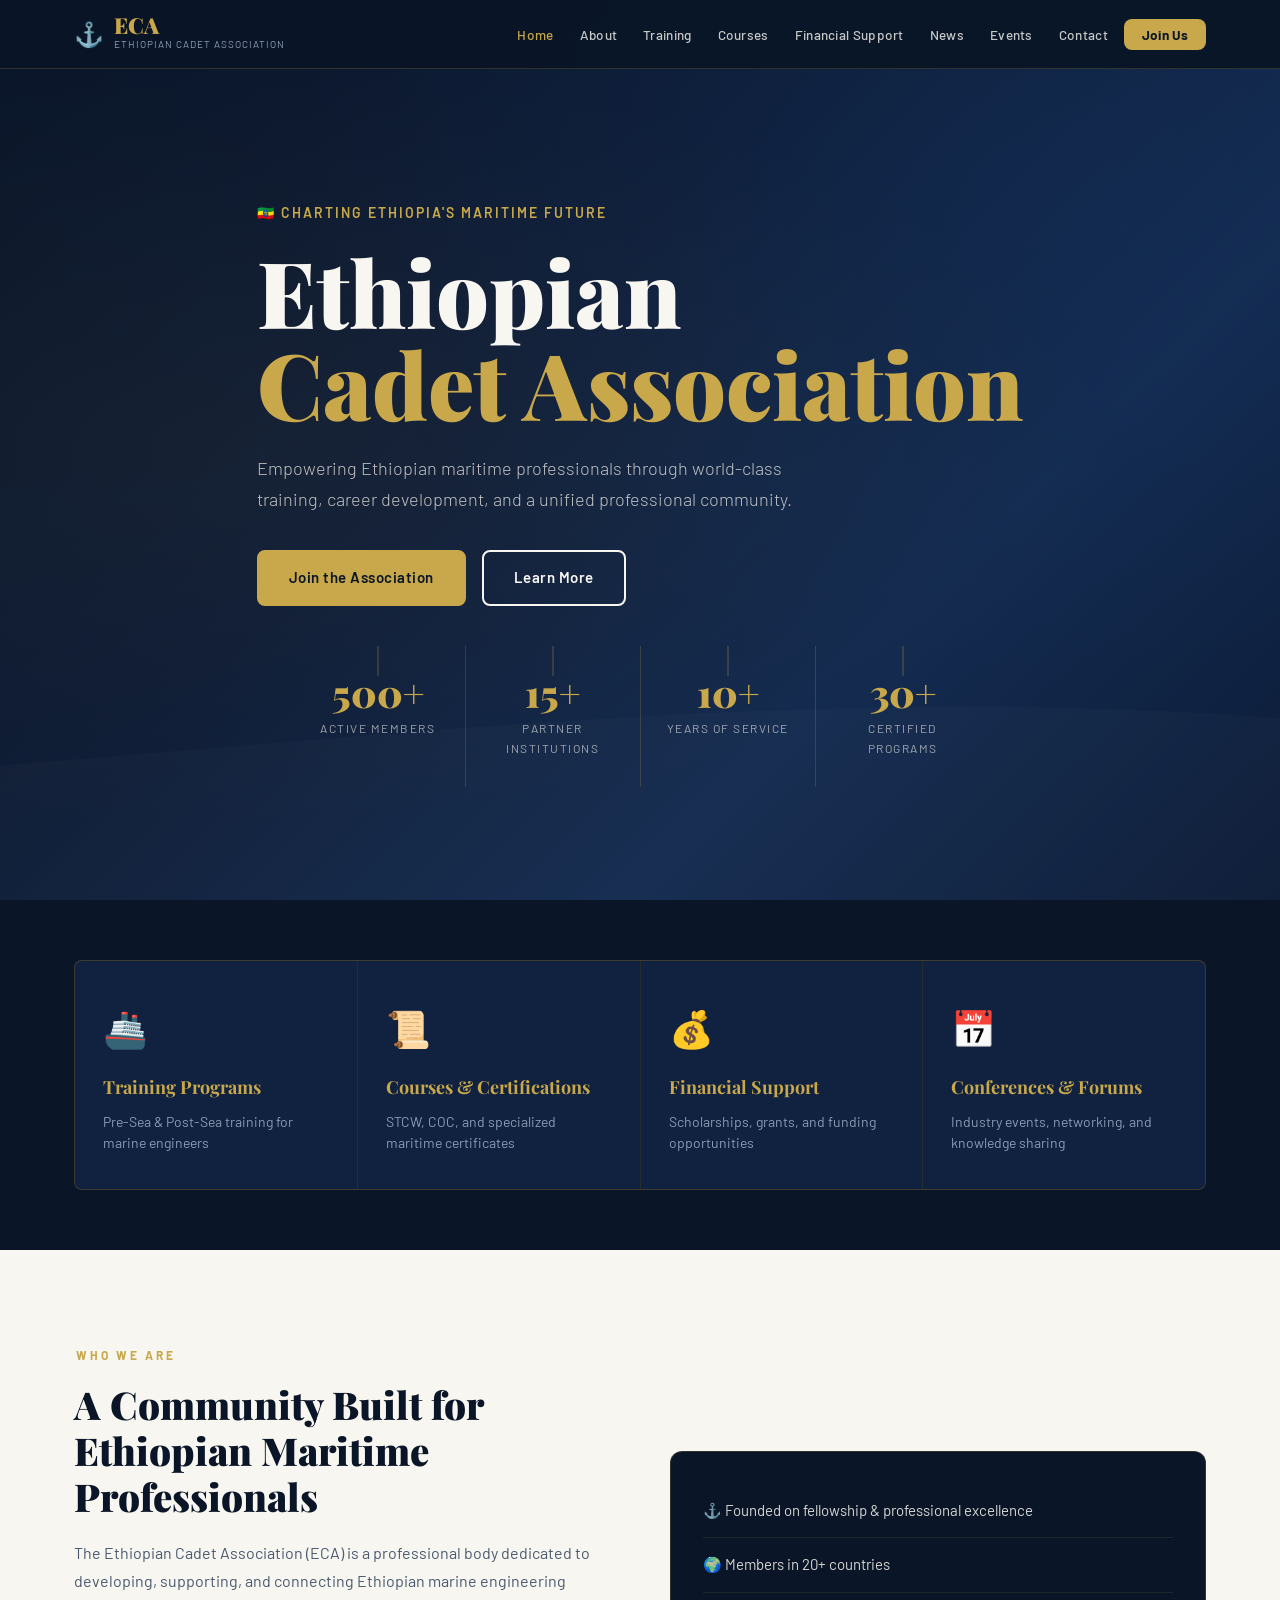
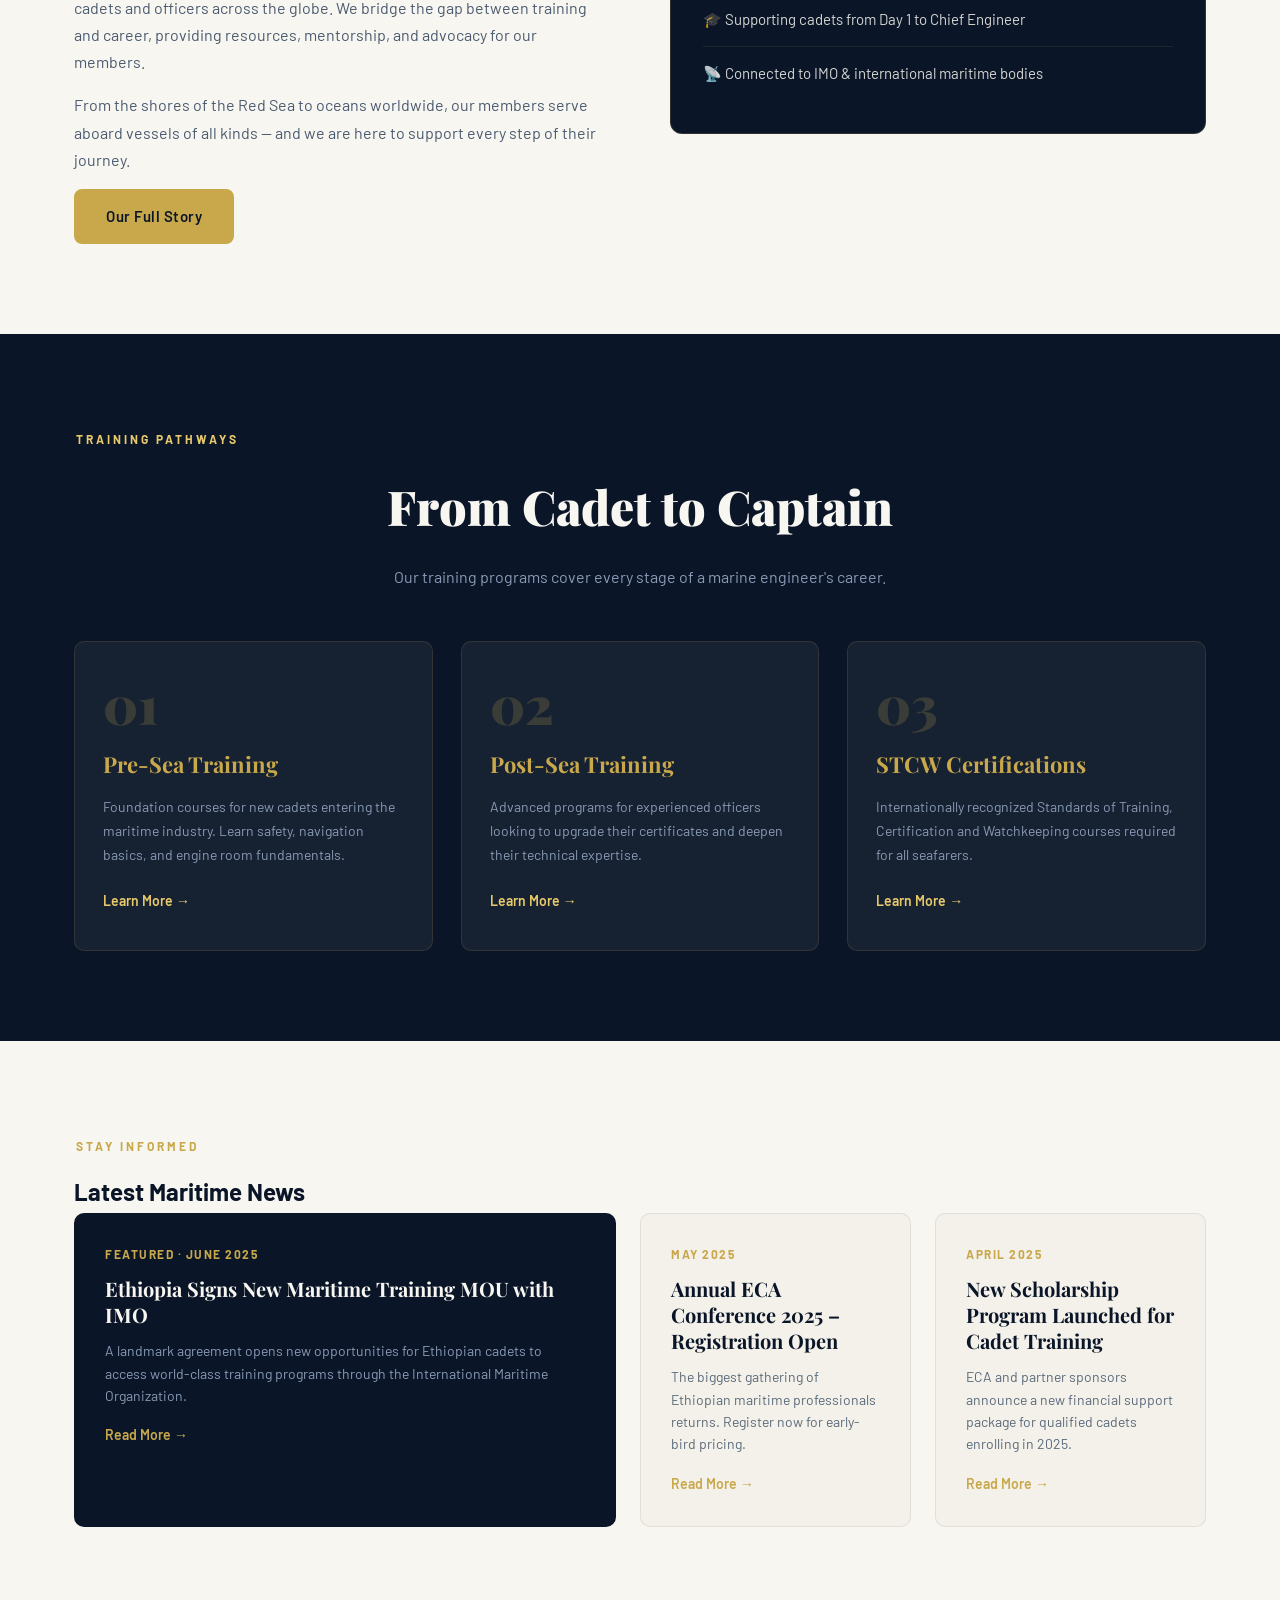
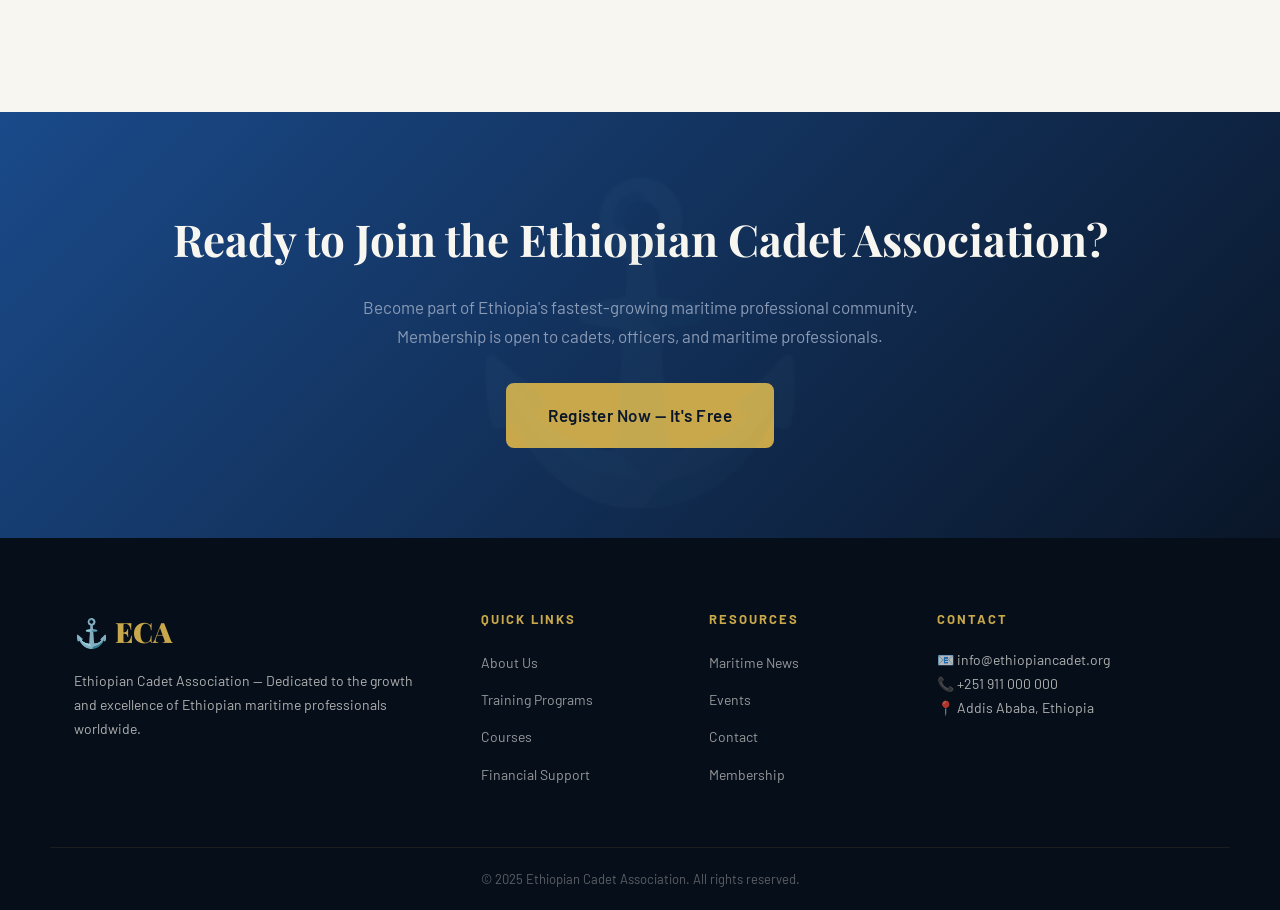
<file: index.html>
<!DOCTYPE html>
<html lang="en">
<head>
  <meta charset="UTF-8" />
  <meta name="viewport" content="width=device-width, initial-scale=1.0"/>
  <title>Ethiopian Cadet Association – Maritime Excellence</title>
  <style>/* ============================================
   ETHIOPIAN CADET ASSOCIATION — STYLESHEET
   ============================================ */

:root {
  --navy: #0a1628;
  --navy-mid: #112240;
  --blue: #1a4a8a;
  --gold: #c8a84b;
  --gold-light: #e8c96b;
  --white: #f8f6f0;
  --gray: #8a9ab5;
  --light-bg: #f4f1ea;
  --font-display: 'Playfair Display', Georgia, serif;
  --font-body: 'Barlow', sans-serif;
  --transition: 0.3s ease;
  --shadow: 0 8px 32px rgba(10,22,40,0.15);
  --radius: 8px;
}

*, *::before, *::after { box-sizing: border-box; margin: 0; padding: 0; }

html { scroll-behavior: smooth; }

body {
  font-family: var(--font-body);
  background: var(--white);
  color: var(--navy);
  line-height: 1.7;
  font-size: 16px;
}

a { text-decoration: none; color: inherit; }
ul { list-style: none; }
img { max-width: 100%; display: block; }

.container {
  max-width: 1180px;
  margin: 0 auto;
  padding: 0 24px;
}

/* ===== BUTTONS ===== */
.btn {
  display: inline-block;
  padding: 13px 30px;
  font-family: var(--font-body);
  font-weight: 600;
  font-size: 15px;
  letter-spacing: 0.5px;
  border-radius: var(--radius);
  transition: var(--transition);
  cursor: pointer;
  border: 2px solid transparent;
}
.btn-primary {
  background: var(--gold);
  color: var(--navy);
  border-color: var(--gold);
}
.btn-primary:hover {
  background: var(--gold-light);
  border-color: var(--gold-light);
  transform: translateY(-2px);
  box-shadow: 0 6px 20px rgba(200,168,75,0.35);
}
.btn-outline {
  background: transparent;
  color: var(--white);
  border-color: var(--white);
}
.btn-outline:hover {
  background: var(--white);
  color: var(--navy);
}
.btn-outline-dark {
  background: transparent;
  color: var(--navy);
  border-color: var(--navy);
}
.btn-outline-dark:hover {
  background: var(--navy);
  color: var(--white);
}
.btn-lg { padding: 16px 40px; font-size: 17px; }

/* ===== NAVBAR ===== */
.navbar {
  position: fixed;
  top: 0; left: 0; right: 0;
  z-index: 1000;
  background: rgba(10, 22, 40, 0.97);
  backdrop-filter: blur(12px);
  border-bottom: 1px solid rgba(200,168,75,0.2);
  transition: var(--transition);
}
.nav-container {
  max-width: 1180px;
  margin: 0 auto;
  padding: 0 24px;
  height: 68px;
  display: flex;
  align-items: center;
  justify-content: space-between;
}
.logo {
  display: flex;
  align-items: center;
  gap: 10px;
}
.logo-icon { font-size: 24px; }
.logo-main {
  display: block;
  font-family: var(--font-display);
  font-size: 22px;
  font-weight: 900;
  color: var(--gold);
  line-height: 1;
}
.logo-sub {
  display: block;
  font-size: 10px;
  color: var(--gray);
  letter-spacing: 1px;
  text-transform: uppercase;
}
.nav-links {
  display: flex;
  align-items: center;
  gap: 6px;
}
.nav-links li a {
  color: rgba(248,246,240,0.8);
  font-size: 13.5px;
  font-weight: 500;
  padding: 6px 10px;
  border-radius: 5px;
  transition: var(--transition);
  letter-spacing: 0.3px;
}
.nav-links li a:hover,
.nav-links li a.active {
  color: var(--gold);
}
.nav-cta {
  background: var(--gold) !important;
  color: var(--navy) !important;
  padding: 7px 18px !important;
  border-radius: var(--radius) !important;
  font-weight: 700 !important;
}
.nav-cta:hover {
  background: var(--gold-light) !important;
  transform: translateY(-1px);
}
.hamburger {
  display: none;
  flex-direction: column;
  gap: 5px;
  background: none;
  border: none;
  cursor: pointer;
  padding: 6px;
}
.hamburger span {
  display: block;
  width: 24px;
  height: 2px;
  background: var(--white);
  border-radius: 2px;
  transition: var(--transition);
}

/* ===== HERO ===== */
.hero {
  min-height: 100vh;
  position: relative;
  display: flex;
  flex-direction: column;
  justify-content: center;
  padding-top: 68px;
  overflow: hidden;
}
.hero-bg {
  position: absolute;
  inset: 0;
  background: 
    linear-gradient(135deg, #0a1628 0%, #112240 40%, #1a3a6a 70%, #0d2040 100%);
}
.hero-bg::after {
  content: '';
  position: absolute;
  inset: 0;
  background-image: 
    radial-gradient(ellipse at 20% 50%, rgba(200,168,75,0.08) 0%, transparent 60%),
    radial-gradient(ellipse at 80% 20%, rgba(26,74,138,0.3) 0%, transparent 50%);
}
/* Subtle wave pattern */
.hero-bg::before {
  content: '';
  position: absolute;
  bottom: 0;
  left: 0;
  right: 0;
  height: 300px;
  background: 
    url("data:image/svg+xml,%3Csvg xmlns='http://www.w3.org/2000/svg' viewBox='0 0 1440 120'%3E%3Cpath fill='rgba(248,246,240,0.03)' d='M0,60 C360,120 720,0 1080,60 C1260,90 1380,30 1440,60 L1440,120 L0,120 Z'/%3E%3C/svg%3E")
    no-repeat bottom;
  background-size: cover;
}
.hero-overlay {
  position: absolute;
  inset: 0;
  background: rgba(10,22,40,0.4);
}
.hero-content {
  position: relative;
  z-index: 2;
  max-width: 1180px;
  margin: 0 auto;
  padding: 80px 24px 40px;
}
.hero-tag {
  font-size: 14px;
  font-weight: 600;
  letter-spacing: 2px;
  text-transform: uppercase;
  color: var(--gold);
  margin-bottom: 20px;
  opacity: 0;
  animation: fadeUp 0.8s 0.2s forwards;
}
.hero-title {
  font-family: var(--font-display);
  font-size: clamp(52px, 8vw, 92px);
  font-weight: 900;
  color: var(--white);
  line-height: 1.0;
  margin-bottom: 24px;
  opacity: 0;
  animation: fadeUp 0.8s 0.4s forwards;
}
.hero-title span {
  color: var(--gold);
  display: block;
}
.hero-desc {
  font-size: 18px;
  color: rgba(248,246,240,0.75);
  max-width: 580px;
  margin-bottom: 36px;
  font-weight: 300;
  opacity: 0;
  animation: fadeUp 0.8s 0.6s forwards;
}
.hero-btns {
  display: flex;
  gap: 16px;
  flex-wrap: wrap;
  opacity: 0;
  animation: fadeUp 0.8s 0.8s forwards;
}
.hero-stats {
  position: relative;
  z-index: 2;
  max-width: 1180px;
  margin: 0 auto;
  padding: 0 24px 60px;
  display: flex;
  gap: 0;
  opacity: 0;
  animation: fadeUp 0.8s 1s forwards;
}
.stat {
  flex: 1;
  text-align: center;
  padding: 28px 20px;
  border-right: 1px solid rgba(200,168,75,0.2);
  position: relative;
}
.stat:last-child { border-right: none; }
.stat::before {
  content: '';
  position: absolute;
  top: 0;
  left: 50%;
  transform: translateX(-50%);
  width: 1px;
  height: 30px;
  background: var(--gold);
  opacity: 0.4;
}
.stat-num {
  display: block;
  font-family: var(--font-display);
  font-size: 38px;
  font-weight: 900;
  color: var(--gold);
  line-height: 1;
}
.stat-label {
  display: block;
  font-size: 12px;
  letter-spacing: 1.5px;
  text-transform: uppercase;
  color: rgba(248,246,240,0.6);
  margin-top: 6px;
}

/* ===== QUICK LINKS ===== */
.quick-links {
  background: var(--navy);
  padding: 60px 0;
}
.ql-grid {
  display: grid;
  grid-template-columns: repeat(4, 1fr);
  gap: 1px;
  background: rgba(200,168,75,0.15);
  border: 1px solid rgba(200,168,75,0.15);
  border-radius: var(--radius);
  overflow: hidden;
}
.ql-card {
  background: var(--navy-mid);
  padding: 36px 28px;
  transition: var(--transition);
  display: block;
}
.ql-card:hover {
  background: var(--blue);
  transform: translateY(-4px);
}
.ql-icon { font-size: 36px; margin-bottom: 14px; display: block; }
.ql-card h3 {
  font-family: var(--font-display);
  font-size: 18px;
  color: var(--gold);
  margin-bottom: 8px;
}
.ql-card p {
  font-size: 14px;
  color: var(--gray);
  line-height: 1.5;
}

/* ===== SECTIONS ===== */
.section { padding: 90px 0; }
.dark-section {
  background: var(--navy);
  color: var(--white);
}
.section-tag {
  display: inline-block;
  font-size: 12px;
  font-weight: 700;
  letter-spacing: 3px;
  text-transform: uppercase;
  color: var(--gold);
  margin-bottom: 16px;
  padding-left: 2px;
}
.section-tag.light { color: var(--gold-light); }
.center-title {
  text-align: center;
  font-family: var(--font-display);
  font-size: clamp(32px, 4vw, 48px);
  font-weight: 900;
  color: var(--white);
  margin-bottom: 16px;
}
.center-desc {
  text-align: center;
  color: var(--gray);
  max-width: 560px;
  margin: 0 auto 50px;
}

/* ===== ABOUT SNIPPET ===== */
.two-col {
  display: grid;
  grid-template-columns: 1fr 1fr;
  gap: 60px;
  align-items: center;
}
.col-text h2 {
  font-family: var(--font-display);
  font-size: clamp(28px, 3vw, 40px);
  font-weight: 900;
  margin-bottom: 20px;
  line-height: 1.2;
}
.col-text p { color: #4a5a70; margin-bottom: 16px; font-size: 16px; }
.visual-card {
  background: var(--navy);
  border-radius: 12px;
  padding: 32px;
  border: 1px solid rgba(200,168,75,0.2);
}
.vc-item {
  color: rgba(248,246,240,0.85);
  font-size: 15px;
  padding: 14px 0;
  border-bottom: 1px solid rgba(200,168,75,0.1);
}
.vc-item:last-child { border-bottom: none; }

/* ===== TRAINING GRID ===== */
.training-grid {
  display: grid;
  grid-template-columns: repeat(3, 1fr);
  gap: 28px;
}
.training-card {
  background: rgba(255,255,255,0.05);
  border: 1px solid rgba(200,168,75,0.15);
  border-radius: 10px;
  padding: 36px 28px;
  transition: var(--transition);
}
.training-card:hover {
  background: rgba(200,168,75,0.07);
  border-color: var(--gold);
  transform: translateY(-4px);
}
.tc-num {
  font-family: var(--font-display);
  font-size: 52px;
  font-weight: 900;
  color: rgba(200,168,75,0.2);
  line-height: 1;
  margin-bottom: 16px;
}
.training-card h3 {
  font-family: var(--font-display);
  font-size: 22px;
  color: var(--gold);
  margin-bottom: 12px;
}
.training-card p { color: var(--gray); font-size: 14px; margin-bottom: 20px; }
.training-card a { color: var(--gold-light); font-weight: 600; font-size: 14px; }

/* ===== NEWS ===== */
.news-grid {
  display: grid;
  grid-template-columns: 2fr 1fr 1fr;
  gap: 24px;
  margin-bottom: 40px;
}
.news-card {
  background: var(--light-bg);
  border-radius: 10px;
  padding: 30px;
  border: 1px solid rgba(10,22,40,0.08);
  transition: var(--transition);
}
.news-card:hover { transform: translateY(-3px); box-shadow: var(--shadow); }
.news-card.featured { background: var(--navy); color: var(--white); }
.news-meta {
  font-size: 12px;
  font-weight: 700;
  letter-spacing: 1.5px;
  text-transform: uppercase;
  color: var(--gold);
  margin-bottom: 12px;
}
.news-card h3 {
  font-family: var(--font-display);
  font-size: 20px;
  margin-bottom: 12px;
  line-height: 1.3;
}
.news-card.featured h3 { color: var(--white); }
.news-card p { font-size: 14px; color: #5a6a7a; line-height: 1.6; }
.news-card.featured p { color: var(--gray); }
.news-link { display: inline-block; margin-top: 16px; color: var(--gold); font-weight: 600; font-size: 14px; }
.center-btn { text-align: center; }

/* ===== CTA SECTION ===== */
.cta-section {
  background: linear-gradient(135deg, var(--blue) 0%, var(--navy) 100%);
  padding: 90px 0;
  text-align: center;
  position: relative;
  overflow: hidden;
}
.cta-section::before {
  content: '⚓';
  position: absolute;
  font-size: 300px;
  opacity: 0.04;
  top: 50%;
  left: 50%;
  transform: translate(-50%, -50%);
  pointer-events: none;
}
.cta-section h2 {
  font-family: var(--font-display);
  font-size: clamp(28px, 4vw, 44px);
  color: var(--white);
  margin-bottom: 16px;
}
.cta-section p {
  color: var(--gray);
  max-width: 560px;
  margin: 0 auto 32px;
  font-size: 17px;
}

/* ===== FOOTER ===== */
.footer {
  background: #060e1a;
  color: rgba(248,246,240,0.7);
  padding: 70px 0 0;
}
.footer-grid {
  display: grid;
  grid-template-columns: 2fr 1fr 1fr 1.5fr;
  gap: 48px;
  padding-bottom: 50px;
}
.footer-logo {
  font-family: var(--font-display);
  font-size: 28px;
  font-weight: 900;
  color: var(--gold);
  margin-bottom: 14px;
}
.footer-col p { font-size: 14px; line-height: 1.7; }
.footer-col h4 {
  font-size: 13px;
  font-weight: 700;
  letter-spacing: 2px;
  text-transform: uppercase;
  color: var(--gold);
  margin-bottom: 18px;
}
.footer-col ul li { margin-bottom: 10px; }
.footer-col ul li a {
  font-size: 14px;
  color: rgba(248,246,240,0.6);
  transition: var(--transition);
}
.footer-col ul li a:hover { color: var(--gold); }
.footer-bottom {
  border-top: 1px solid rgba(200,168,75,0.1);
  padding: 20px 24px;
  text-align: center;
  font-size: 13px;
  color: rgba(248,246,240,0.35);
  max-width: 1180px;
  margin: 0 auto;
}

/* ===== PAGE HERO (inner pages) ===== */
.page-hero {
  background: linear-gradient(135deg, var(--navy) 0%, var(--navy-mid) 60%, var(--blue) 100%);
  padding: 130px 0 70px;
  position: relative;
  overflow: hidden;
}
.page-hero::after {
  content: '';
  position: absolute;
  inset: 0;
  background: radial-gradient(ellipse at 80% 50%, rgba(200,168,75,0.07) 0%, transparent 60%);
}
.page-hero .container { position: relative; z-index: 1; }
.page-hero-tag {
  display: inline-block;
  font-size: 12px;
  font-weight: 700;
  letter-spacing: 3px;
  text-transform: uppercase;
  color: var(--gold);
  margin-bottom: 14px;
}
.page-hero h1 {
  font-family: var(--font-display);
  font-size: clamp(36px, 5vw, 62px);
  font-weight: 900;
  color: var(--white);
  line-height: 1.1;
  max-width: 700px;
}
.page-hero p {
  color: var(--gray);
  font-size: 17px;
  max-width: 580px;
  margin-top: 16px;
}

/* ===== GENERAL PAGE CONTENT ===== */
.page-content { padding: 80px 0; }
.content-block { margin-bottom: 60px; }
.content-block h2 {
  font-family: var(--font-display);
  font-size: 32px;
  font-weight: 900;
  margin-bottom: 18px;
  color: var(--navy);
}
.content-block p { color: #4a5a70; font-size: 16px; margin-bottom: 14px; }

/* ===== CARDS GRID ===== */
.cards-grid {
  display: grid;
  grid-template-columns: repeat(3, 1fr);
  gap: 24px;
}
.card {
  background: var(--light-bg);
  border-radius: 10px;
  padding: 32px;
  border: 1px solid rgba(10,22,40,0.08);
  transition: var(--transition);
}
.card:hover { transform: translateY(-4px); box-shadow: var(--shadow); }
.card-icon { font-size: 36px; margin-bottom: 16px; }
.card h3 {
  font-family: var(--font-display);
  font-size: 20px;
  margin-bottom: 10px;
  color: var(--navy);
}
.card p { font-size: 14px; color: #5a6a7a; }

/* ===== FORM ===== */
.form-section { padding: 80px 0; background: var(--light-bg); }
.form-wrapper {
  max-width: 680px;
  margin: 0 auto;
  background: var(--white);
  padding: 48px;
  border-radius: 14px;
  box-shadow: var(--shadow);
}
.form-title {
  font-family: var(--font-display);
  font-size: 28px;
  font-weight: 900;
  margin-bottom: 8px;
  color: var(--navy);
}
.form-subtitle { color: #6a7a8a; font-size: 15px; margin-bottom: 32px; }
.form-group { margin-bottom: 22px; }
.form-group label {
  display: block;
  font-size: 13px;
  font-weight: 700;
  letter-spacing: 0.5px;
  color: var(--navy);
  margin-bottom: 7px;
  text-transform: uppercase;
}
.form-group input,
.form-group select,
.form-group textarea {
  width: 100%;
  padding: 13px 16px;
  border: 1.5px solid #d8dde6;
  border-radius: var(--radius);
  font-family: var(--font-body);
  font-size: 15px;
  color: var(--navy);
  background: var(--white);
  transition: var(--transition);
  outline: none;
}
.form-group input:focus,
.form-group select:focus,
.form-group textarea:focus {
  border-color: var(--blue);
  box-shadow: 0 0 0 3px rgba(26,74,138,0.1);
}
.form-group textarea { resize: vertical; min-height: 120px; }
.form-row { display: grid; grid-template-columns: 1fr 1fr; gap: 16px; }
.form-submit {
  width: 100%;
  padding: 15px;
  background: var(--navy);
  color: var(--gold);
  border: none;
  border-radius: var(--radius);
  font-family: var(--font-body);
  font-size: 16px;
  font-weight: 700;
  letter-spacing: 1px;
  cursor: pointer;
  transition: var(--transition);
}
.form-submit:hover { background: var(--blue); transform: translateY(-2px); }

/* ===== TABLE ===== */
.table-wrapper { overflow-x: auto; }
table { width: 100%; border-collapse: collapse; font-size: 14px; }
th {
  background: var(--navy);
  color: var(--gold);
  padding: 14px 18px;
  text-align: left;
  font-size: 12px;
  letter-spacing: 1px;
  text-transform: uppercase;
}
td { padding: 14px 18px; border-bottom: 1px solid #e8ecf0; color: #3a4a5a; }
tr:hover td { background: var(--light-bg); }

/* ===== ANIMATIONS ===== */
@keyframes fadeUp {
  from { opacity: 0; transform: translateY(30px); }
  to   { opacity: 1; transform: translateY(0); }
}
.fade-in {
  opacity: 0;
  transform: translateY(24px);
  transition: opacity 0.7s ease, transform 0.7s ease;
}
.fade-in.visible { opacity: 1; transform: translateY(0); }

/* ===== RESPONSIVE ===== */
@media (max-width: 1024px) {
  .ql-grid { grid-template-columns: repeat(2, 1fr); }
  .training-grid { grid-template-columns: repeat(2, 1fr); }
  .news-grid { grid-template-columns: 1fr 1fr; }
  .news-card.featured { grid-column: 1 / -1; }
  .footer-grid { grid-template-columns: 1fr 1fr; gap: 36px; }
}
@media (max-width: 768px) {
  .hamburger { display: flex; }
  .nav-links {
    display: none;
    position: absolute;
    top: 68px;
    left: 0;
    right: 0;
    background: var(--navy);
    flex-direction: column;
    padding: 20px;
    gap: 4px;
    border-bottom: 1px solid rgba(200,168,75,0.2);
  }
  .nav-links.open { display: flex; }
  .nav-links li a { display: block; padding: 12px 16px; font-size: 15px; }
  .hero-stats { flex-direction: column; gap: 0; }
  .stat { border-right: none; border-bottom: 1px solid rgba(200,168,75,0.2); }
  .two-col { grid-template-columns: 1fr; gap: 36px; }
  .training-grid { grid-template-columns: 1fr; }
  .news-grid { grid-template-columns: 1fr; }
  .cards-grid { grid-template-columns: 1fr; }
  .footer-grid { grid-template-columns: 1fr; gap: 32px; }
  .form-row { grid-template-columns: 1fr; }
  .form-wrapper { padding: 28px 20px; }
}
@media (max-width: 480px) {
  .ql-grid { grid-template-columns: 1fr; }
  .hero-btns { flex-direction: column; }
  .btn { text-align: center; }
}
</style>
  <link rel="preconnect" href="https://fonts.googleapis.com">
  <link href="https://fonts.googleapis.com/css2?family=Playfair+Display:wght@700;900&family=Barlow:wght@300;400;500;600&display=swap" rel="stylesheet">
</head>
<body>

<!-- ===== NAVBAR ===== -->
<nav class="navbar" id="navbar">
  <div class="nav-container">
    <a href="index.html" class="logo">
      <span class="logo-icon">⚓</span>
      <div class="logo-text">
        <span class="logo-main">ECA</span>
        <span class="logo-sub">Ethiopian Cadet Association</span>
      </div>
    </a>
    <button class="hamburger" id="hamburger" aria-label="Menu">
      <span></span><span></span><span></span>
    </button>
    <ul class="nav-links" id="navLinks">
      <li><a href="index.html" class="active">Home</a></li>
      <li><a href="about.html">About</a></li>
      <li><a href="training.html">Training</a></li>
      <li><a href="courses.html">Courses</a></li>
      <li><a href="financial.html">Financial Support</a></li>
      <li><a href="news.html">News</a></li>
      <li><a href="events.html">Events</a></li>
      <li><a href="contact.html">Contact</a></li>
      <li><a href="register.html" class="nav-cta">Join Us</a></li>
    </ul>
  </div>
</nav>

<!-- ===== HERO ===== -->
<section class="hero">
  <div class="hero-bg"></div>
  <div class="hero-overlay"></div>
  <div class="hero-content">
    <p class="hero-tag">🇪🇹 Charting Ethiopia's Maritime Future</p>
    <h1 class="hero-title">Ethiopian<br><span>Cadet Association</span></h1>
    <p class="hero-desc">Empowering Ethiopian maritime professionals through world-class training, career development, and a unified professional community.</p>
    <div class="hero-btns">
      <a href="register.html" class="btn btn-primary">Join the Association</a>
      <a href="about.html" class="btn btn-outline">Learn More</a>
    </div>
  </div>
  <div class="hero-stats">
    <div class="stat"><span class="stat-num">500+</span><span class="stat-label">Active Members</span></div>
    <div class="stat"><span class="stat-num">15+</span><span class="stat-label">Partner Institutions</span></div>
    <div class="stat"><span class="stat-num">10+</span><span class="stat-label">Years of Service</span></div>
    <div class="stat"><span class="stat-num">30+</span><span class="stat-label">Certified Programs</span></div>
  </div>
</section>

<!-- ===== QUICK LINKS ===== -->
<section class="quick-links">
  <div class="container">
    <div class="ql-grid">
      <a href="training.html" class="ql-card">
        <span class="ql-icon">🚢</span>
        <h3>Training Programs</h3>
        <p>Pre-Sea & Post-Sea training for marine engineers</p>
      </a>
      <a href="courses.html" class="ql-card">
        <span class="ql-icon">📜</span>
        <h3>Courses & Certifications</h3>
        <p>STCW, COC, and specialized maritime certificates</p>
      </a>
      <a href="financial.html" class="ql-card">
        <span class="ql-icon">💰</span>
        <h3>Financial Support</h3>
        <p>Scholarships, grants, and funding opportunities</p>
      </a>
      <a href="events.html" class="ql-card">
        <span class="ql-icon">📅</span>
        <h3>Conferences & Forums</h3>
        <p>Industry events, networking, and knowledge sharing</p>
      </a>
    </div>
  </div>
</section>

<!-- ===== ABOUT SNIPPET ===== -->
<section class="about-snippet section">
  <div class="container two-col">
    <div class="col-text">
      <span class="section-tag">Who We Are</span>
      <h2>A Community Built for Ethiopian Maritime Professionals</h2>
      <p>The Ethiopian Cadet Association (ECA) is a professional body dedicated to developing, supporting, and connecting Ethiopian marine engineering cadets and officers across the globe. We bridge the gap between training and career, providing resources, mentorship, and advocacy for our members.</p>
      <p>From the shores of the Red Sea to oceans worldwide, our members serve aboard vessels of all kinds — and we are here to support every step of their journey.</p>
      <a href="about.html" class="btn btn-primary">Our Full Story</a>
    </div>
    <div class="col-visual">
      <div class="visual-card">
        <div class="vc-item">⚓ Founded on fellowship & professional excellence</div>
        <div class="vc-item">🌍 Members in 20+ countries</div>
        <div class="vc-item">🎓 Supporting cadets from Day 1 to Chief Engineer</div>
        <div class="vc-item">📡 Connected to IMO & international maritime bodies</div>
      </div>
    </div>
  </div>
</section>

<!-- ===== TRAINING HIGHLIGHT ===== -->
<section class="training-highlight section dark-section">
  <div class="container">
    <span class="section-tag light">Training Pathways</span>
    <h2 class="center-title">From Cadet to Captain</h2>
    <p class="center-desc">Our training programs cover every stage of a marine engineer's career.</p>
    <div class="training-grid">
      <div class="training-card">
        <div class="tc-num">01</div>
        <h3>Pre-Sea Training</h3>
        <p>Foundation courses for new cadets entering the maritime industry. Learn safety, navigation basics, and engine room fundamentals.</p>
        <a href="training.html#pre-sea">Learn More →</a>
      </div>
      <div class="training-card">
        <div class="tc-num">02</div>
        <h3>Post-Sea Training</h3>
        <p>Advanced programs for experienced officers looking to upgrade their certificates and deepen their technical expertise.</p>
        <a href="training.html#post-sea">Learn More →</a>
      </div>
      <div class="training-card">
        <div class="tc-num">03</div>
        <h3>STCW Certifications</h3>
        <p>Internationally recognized Standards of Training, Certification and Watchkeeping courses required for all seafarers.</p>
        <a href="courses.html">Learn More →</a>
      </div>
    </div>
  </div>
</section>

<!-- ===== LATEST NEWS ===== -->
<section class="news-section section">
  <div class="container">
    <span class="section-tag">Stay Informed</span>
    <h2>Latest Maritime News</h2>
    <div class="news-grid">
      <article class="news-card featured">
        <div class="news-meta">Featured · June 2025</div>
        <h3>Ethiopia Signs New Maritime Training MOU with IMO</h3>
        <p>A landmark agreement opens new opportunities for Ethiopian cadets to access world-class training programs through the International Maritime Organization.</p>
        <a href="news.html" class="news-link">Read More →</a>
      </article>
      <article class="news-card">
        <div class="news-meta">May 2025</div>
        <h3>Annual ECA Conference 2025 – Registration Open</h3>
        <p>The biggest gathering of Ethiopian maritime professionals returns. Register now for early-bird pricing.</p>
        <a href="events.html" class="news-link">Read More →</a>
      </article>
      <article class="news-card">
        <div class="news-meta">April 2025</div>
        <h3>New Scholarship Program Launched for Cadet Training</h3>
        <p>ECA and partner sponsors announce a new financial support package for qualified cadets enrolling in 2025.</p>
        <a href="financial.html" class="news-link">Read More →</a>
      </article>
    </div>
    <div class="center-btn"><a href="news.html" class="btn btn-outline">View All News</a></div>
  </div>
</section>

<!-- ===== CTA ===== -->
<section class="cta-section">
  <div class="container">
    <h2>Ready to Join the Ethiopian Cadet Association?</h2>
    <p>Become part of Ethiopia's fastest-growing maritime professional community. Membership is open to cadets, officers, and maritime professionals.</p>
    <a href="register.html" class="btn btn-primary btn-lg">Register Now — It's Free</a>
  </div>
</section>

<!-- ===== FOOTER ===== -->
<footer class="footer">
  <div class="container footer-grid">
    <div class="footer-col">
      <div class="footer-logo">⚓ ECA</div>
      <p>Ethiopian Cadet Association — Dedicated to the growth and excellence of Ethiopian maritime professionals worldwide.</p>
    </div>
    <div class="footer-col">
      <h4>Quick Links</h4>
      <ul>
        <li><a href="about.html">About Us</a></li>
        <li><a href="training.html">Training Programs</a></li>
        <li><a href="courses.html">Courses</a></li>
        <li><a href="financial.html">Financial Support</a></li>
      </ul>
    </div>
    <div class="footer-col">
      <h4>Resources</h4>
      <ul>
        <li><a href="news.html">Maritime News</a></li>
        <li><a href="events.html">Events</a></li>
        <li><a href="contact.html">Contact</a></li>
        <li><a href="register.html">Membership</a></li>
      </ul>
    </div>
    <div class="footer-col">
      <h4>Contact</h4>
      <p>📧 info@ethiopiancadet.org</p>
      <p>📞 +251 911 000 000</p>
      <p>📍 Addis Ababa, Ethiopia</p>
    </div>
  </div>
  <div class="footer-bottom">
    <p>© 2025 Ethiopian Cadet Association. All rights reserved.</p>
  </div>
</footer>

<script>// ===== NAVBAR SCROLL EFFECT =====
const navbar = document.getElementById('navbar');
window.addEventListener('scroll', () => {
  if (window.scrollY > 50) {
    navbar.style.boxShadow = '0 4px 30px rgba(0,0,0,0.3)';
  } else {
    navbar.style.boxShadow = 'none';
  }
});

// ===== HAMBURGER MENU =====
const hamburger = document.getElementById('hamburger');
const navLinks = document.getElementById('navLinks');
if (hamburger && navLinks) {
  hamburger.addEventListener('click', () => {
    navLinks.classList.toggle('open');
    hamburger.classList.toggle('active');
  });
  // Close menu when a link is clicked
  navLinks.querySelectorAll('a').forEach(link => {
    link.addEventListener('click', () => {
      navLinks.classList.remove('open');
    });
  });
}

// ===== SCROLL FADE-IN ANIMATION =====
const fadeEls = document.querySelectorAll('.fade-in');
const observer = new IntersectionObserver((entries) => {
  entries.forEach(entry => {
    if (entry.isIntersecting) {
      entry.target.classList.add('visible');
      observer.unobserve(entry.target);
    }
  });
}, { threshold: 0.1 });
fadeEls.forEach(el => observer.observe(el));

// ===== FORM SUBMISSION (Contact & Register) =====
const forms = document.querySelectorAll('form[data-form]');
forms.forEach(form => {
  form.addEventListener('submit', function(e) {
    e.preventDefault();
    const btn = form.querySelector('.form-submit');
    const originalText = btn.textContent;
    btn.textContent = '✓ Submitted Successfully!';
    btn.style.background = '#2a7a4a';
    btn.disabled = true;
    setTimeout(() => {
      btn.textContent = originalText;
      btn.style.background = '';
      btn.disabled = false;
      form.reset();
    }, 4000);
  });
});

// ===== ACTIVE NAV LINK =====
const currentPath = window.location.pathname.split('/').pop();
document.querySelectorAll('.nav-links a').forEach(link => {
  const linkPath = link.getAttribute('href').split('/').pop();
  if (currentPath === linkPath) {
    link.classList.add('active');
  } else if (currentPath === '' && linkPath === 'index.html') {
    link.classList.add('active');
  }
});
</script>
</body>
</html>
</file>
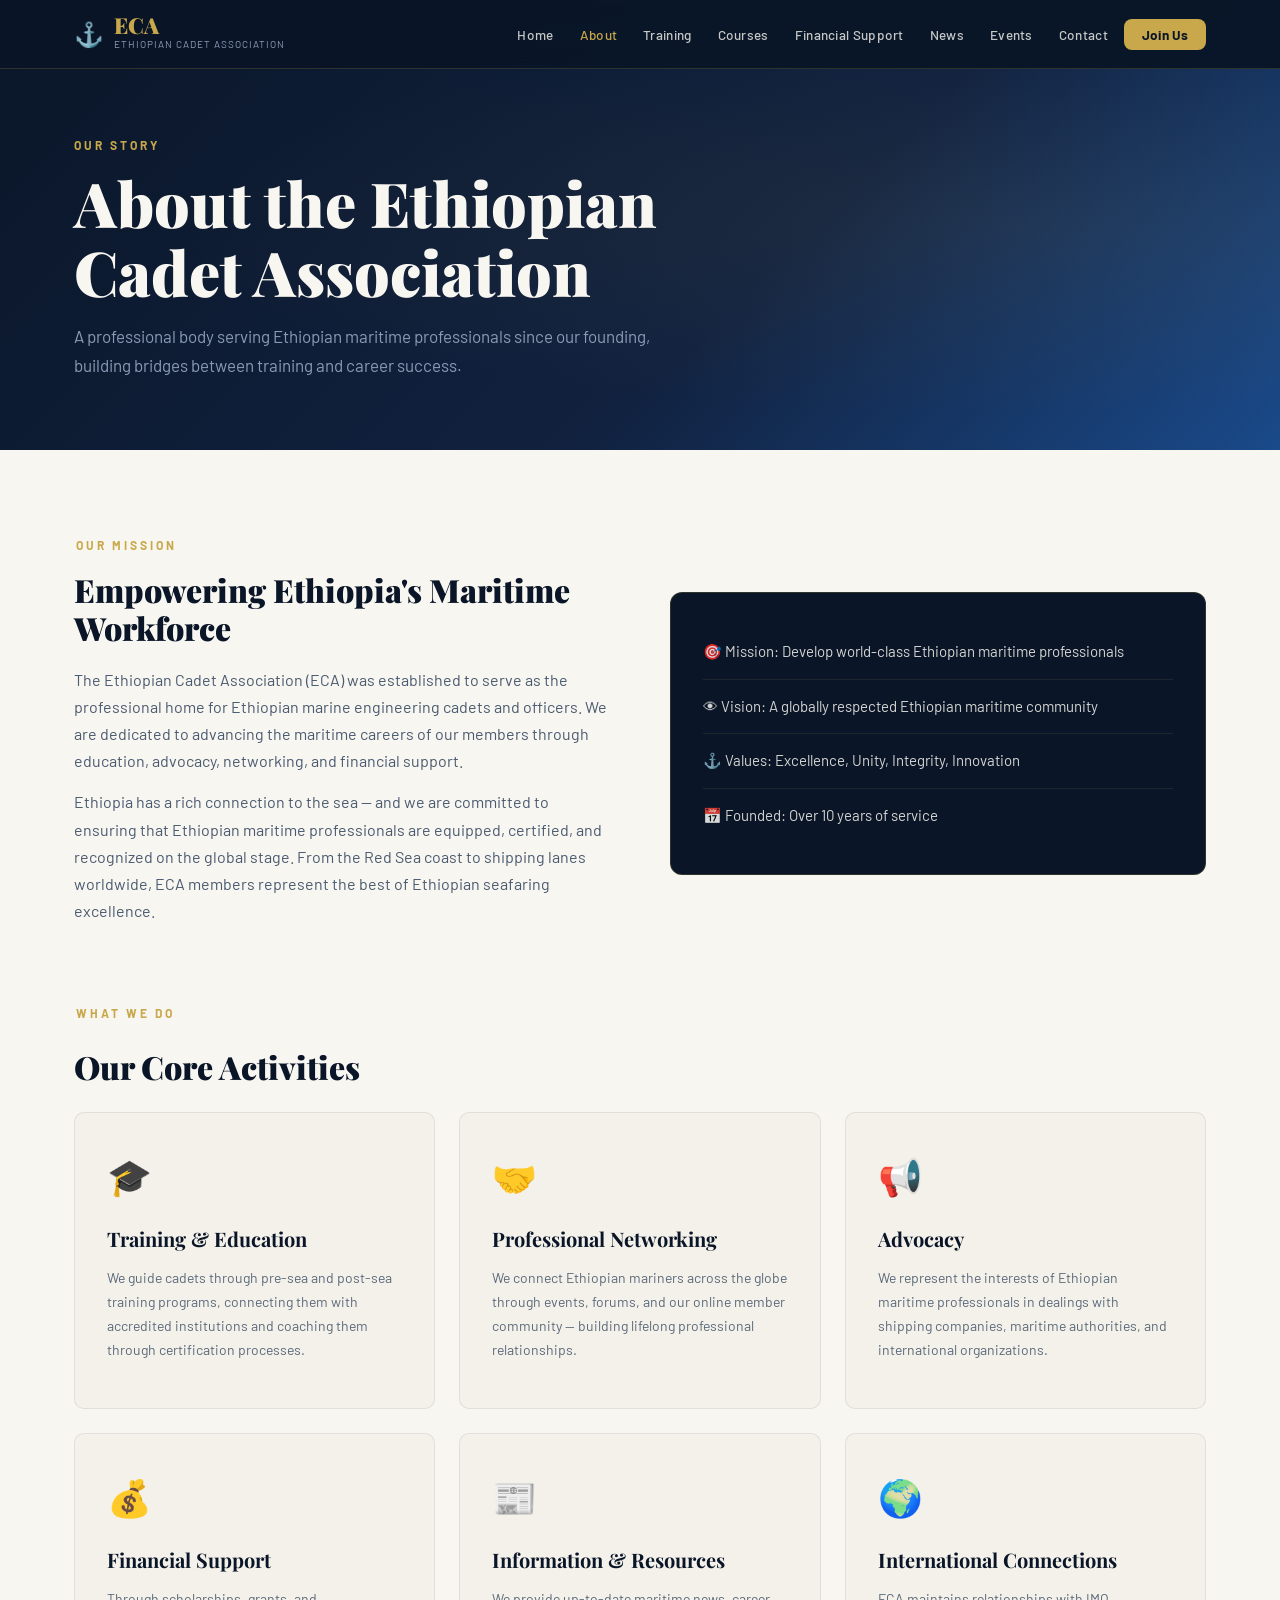
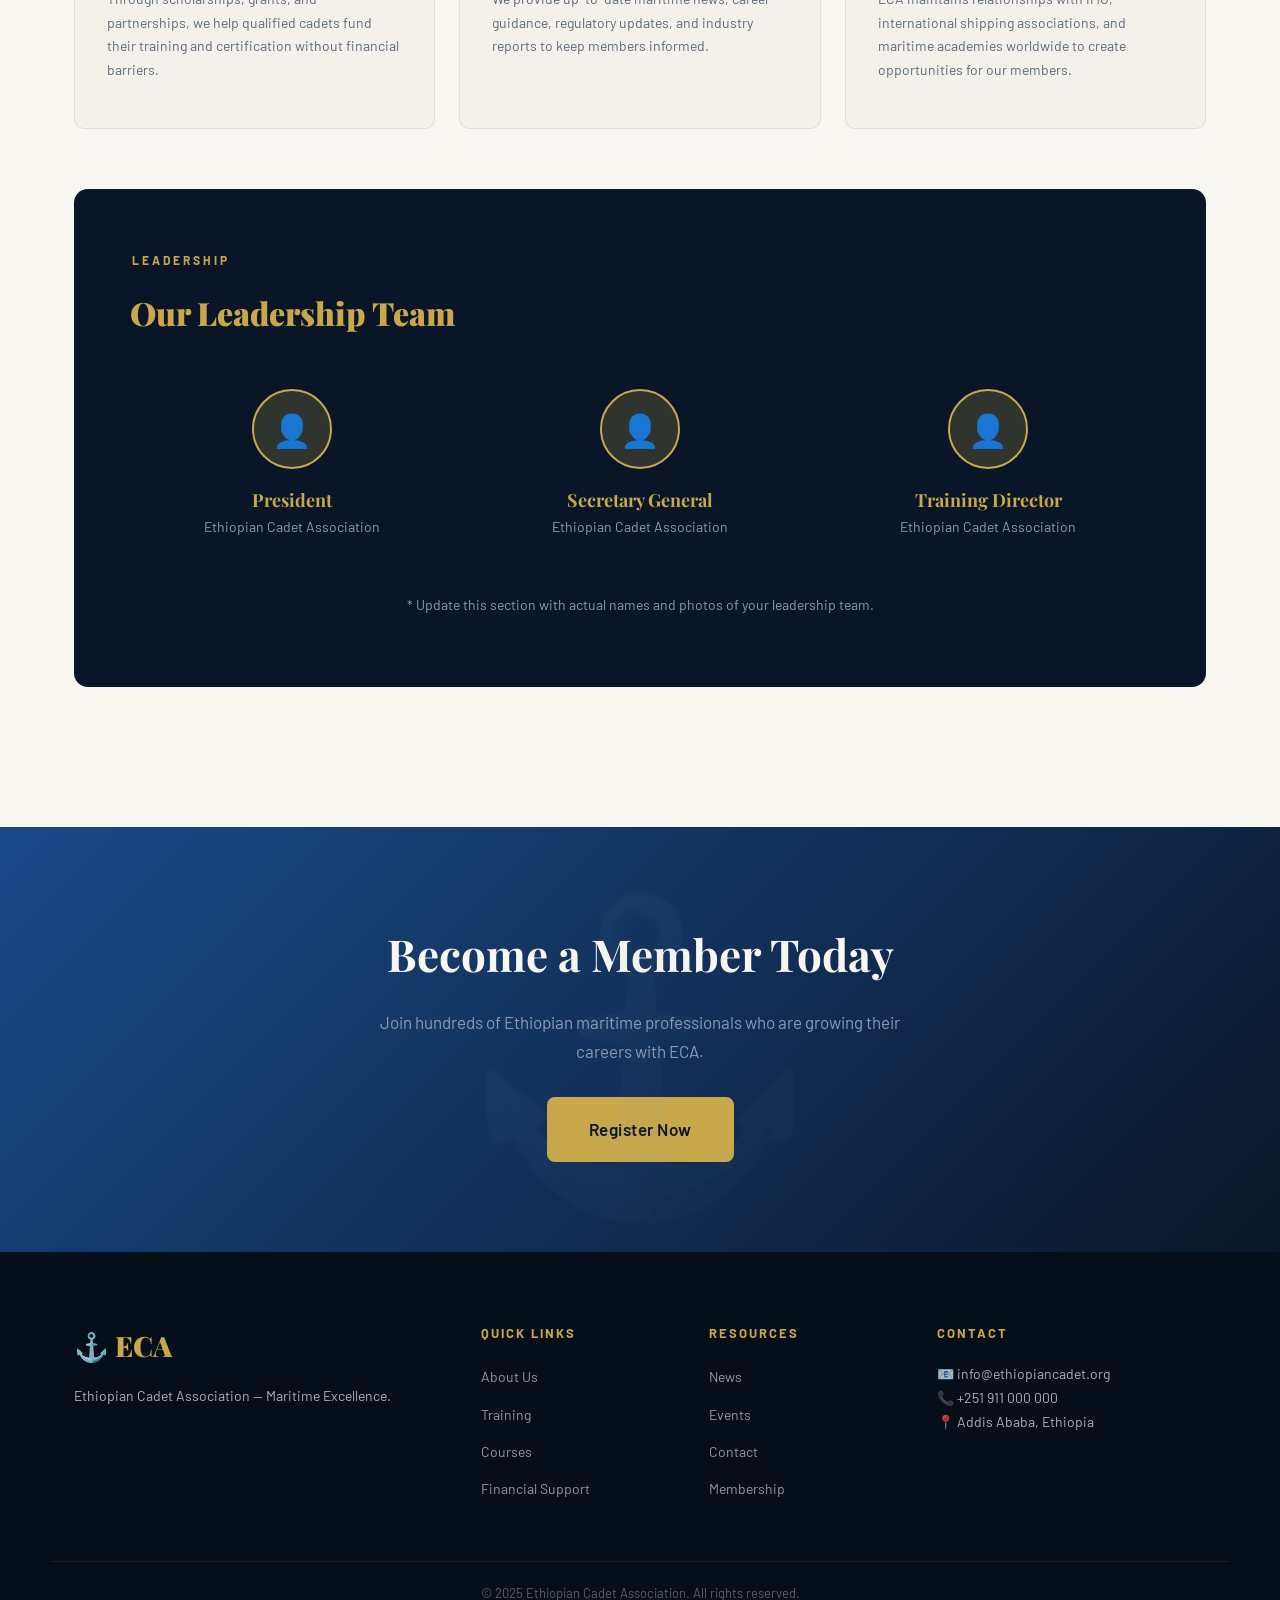
<file: about.html>
<!DOCTYPE html>
<html lang="en">
<head>
  <meta charset="UTF-8"/>
  <meta name="viewport" content="width=device-width, initial-scale=1.0"/>
  <title>About Us – Ethiopian Cadet Association</title>
  <style>/* ============================================
   ETHIOPIAN CADET ASSOCIATION — STYLESHEET
   ============================================ */

:root {
  --navy: #0a1628;
  --navy-mid: #112240;
  --blue: #1a4a8a;
  --gold: #c8a84b;
  --gold-light: #e8c96b;
  --white: #f8f6f0;
  --gray: #8a9ab5;
  --light-bg: #f4f1ea;
  --font-display: 'Playfair Display', Georgia, serif;
  --font-body: 'Barlow', sans-serif;
  --transition: 0.3s ease;
  --shadow: 0 8px 32px rgba(10,22,40,0.15);
  --radius: 8px;
}

*, *::before, *::after { box-sizing: border-box; margin: 0; padding: 0; }

html { scroll-behavior: smooth; }

body {
  font-family: var(--font-body);
  background: var(--white);
  color: var(--navy);
  line-height: 1.7;
  font-size: 16px;
}

a { text-decoration: none; color: inherit; }
ul { list-style: none; }
img { max-width: 100%; display: block; }

.container {
  max-width: 1180px;
  margin: 0 auto;
  padding: 0 24px;
}

/* ===== BUTTONS ===== */
.btn {
  display: inline-block;
  padding: 13px 30px;
  font-family: var(--font-body);
  font-weight: 600;
  font-size: 15px;
  letter-spacing: 0.5px;
  border-radius: var(--radius);
  transition: var(--transition);
  cursor: pointer;
  border: 2px solid transparent;
}
.btn-primary {
  background: var(--gold);
  color: var(--navy);
  border-color: var(--gold);
}
.btn-primary:hover {
  background: var(--gold-light);
  border-color: var(--gold-light);
  transform: translateY(-2px);
  box-shadow: 0 6px 20px rgba(200,168,75,0.35);
}
.btn-outline {
  background: transparent;
  color: var(--white);
  border-color: var(--white);
}
.btn-outline:hover {
  background: var(--white);
  color: var(--navy);
}
.btn-outline-dark {
  background: transparent;
  color: var(--navy);
  border-color: var(--navy);
}
.btn-outline-dark:hover {
  background: var(--navy);
  color: var(--white);
}
.btn-lg { padding: 16px 40px; font-size: 17px; }

/* ===== NAVBAR ===== */
.navbar {
  position: fixed;
  top: 0; left: 0; right: 0;
  z-index: 1000;
  background: rgba(10, 22, 40, 0.97);
  backdrop-filter: blur(12px);
  border-bottom: 1px solid rgba(200,168,75,0.2);
  transition: var(--transition);
}
.nav-container {
  max-width: 1180px;
  margin: 0 auto;
  padding: 0 24px;
  height: 68px;
  display: flex;
  align-items: center;
  justify-content: space-between;
}
.logo {
  display: flex;
  align-items: center;
  gap: 10px;
}
.logo-icon { font-size: 24px; }
.logo-main {
  display: block;
  font-family: var(--font-display);
  font-size: 22px;
  font-weight: 900;
  color: var(--gold);
  line-height: 1;
}
.logo-sub {
  display: block;
  font-size: 10px;
  color: var(--gray);
  letter-spacing: 1px;
  text-transform: uppercase;
}
.nav-links {
  display: flex;
  align-items: center;
  gap: 6px;
}
.nav-links li a {
  color: rgba(248,246,240,0.8);
  font-size: 13.5px;
  font-weight: 500;
  padding: 6px 10px;
  border-radius: 5px;
  transition: var(--transition);
  letter-spacing: 0.3px;
}
.nav-links li a:hover,
.nav-links li a.active {
  color: var(--gold);
}
.nav-cta {
  background: var(--gold) !important;
  color: var(--navy) !important;
  padding: 7px 18px !important;
  border-radius: var(--radius) !important;
  font-weight: 700 !important;
}
.nav-cta:hover {
  background: var(--gold-light) !important;
  transform: translateY(-1px);
}
.hamburger {
  display: none;
  flex-direction: column;
  gap: 5px;
  background: none;
  border: none;
  cursor: pointer;
  padding: 6px;
}
.hamburger span {
  display: block;
  width: 24px;
  height: 2px;
  background: var(--white);
  border-radius: 2px;
  transition: var(--transition);
}

/* ===== HERO ===== */
.hero {
  min-height: 100vh;
  position: relative;
  display: flex;
  flex-direction: column;
  justify-content: center;
  padding-top: 68px;
  overflow: hidden;
}
.hero-bg {
  position: absolute;
  inset: 0;
  background: 
    linear-gradient(135deg, #0a1628 0%, #112240 40%, #1a3a6a 70%, #0d2040 100%);
}
.hero-bg::after {
  content: '';
  position: absolute;
  inset: 0;
  background-image: 
    radial-gradient(ellipse at 20% 50%, rgba(200,168,75,0.08) 0%, transparent 60%),
    radial-gradient(ellipse at 80% 20%, rgba(26,74,138,0.3) 0%, transparent 50%);
}
/* Subtle wave pattern */
.hero-bg::before {
  content: '';
  position: absolute;
  bottom: 0;
  left: 0;
  right: 0;
  height: 300px;
  background: 
    url("data:image/svg+xml,%3Csvg xmlns='http://www.w3.org/2000/svg' viewBox='0 0 1440 120'%3E%3Cpath fill='rgba(248,246,240,0.03)' d='M0,60 C360,120 720,0 1080,60 C1260,90 1380,30 1440,60 L1440,120 L0,120 Z'/%3E%3C/svg%3E")
    no-repeat bottom;
  background-size: cover;
}
.hero-overlay {
  position: absolute;
  inset: 0;
  background: rgba(10,22,40,0.4);
}
.hero-content {
  position: relative;
  z-index: 2;
  max-width: 1180px;
  margin: 0 auto;
  padding: 80px 24px 40px;
}
.hero-tag {
  font-size: 14px;
  font-weight: 600;
  letter-spacing: 2px;
  text-transform: uppercase;
  color: var(--gold);
  margin-bottom: 20px;
  opacity: 0;
  animation: fadeUp 0.8s 0.2s forwards;
}
.hero-title {
  font-family: var(--font-display);
  font-size: clamp(52px, 8vw, 92px);
  font-weight: 900;
  color: var(--white);
  line-height: 1.0;
  margin-bottom: 24px;
  opacity: 0;
  animation: fadeUp 0.8s 0.4s forwards;
}
.hero-title span {
  color: var(--gold);
  display: block;
}
.hero-desc {
  font-size: 18px;
  color: rgba(248,246,240,0.75);
  max-width: 580px;
  margin-bottom: 36px;
  font-weight: 300;
  opacity: 0;
  animation: fadeUp 0.8s 0.6s forwards;
}
.hero-btns {
  display: flex;
  gap: 16px;
  flex-wrap: wrap;
  opacity: 0;
  animation: fadeUp 0.8s 0.8s forwards;
}
.hero-stats {
  position: relative;
  z-index: 2;
  max-width: 1180px;
  margin: 0 auto;
  padding: 0 24px 60px;
  display: flex;
  gap: 0;
  opacity: 0;
  animation: fadeUp 0.8s 1s forwards;
}
.stat {
  flex: 1;
  text-align: center;
  padding: 28px 20px;
  border-right: 1px solid rgba(200,168,75,0.2);
  position: relative;
}
.stat:last-child { border-right: none; }
.stat::before {
  content: '';
  position: absolute;
  top: 0;
  left: 50%;
  transform: translateX(-50%);
  width: 1px;
  height: 30px;
  background: var(--gold);
  opacity: 0.4;
}
.stat-num {
  display: block;
  font-family: var(--font-display);
  font-size: 38px;
  font-weight: 900;
  color: var(--gold);
  line-height: 1;
}
.stat-label {
  display: block;
  font-size: 12px;
  letter-spacing: 1.5px;
  text-transform: uppercase;
  color: rgba(248,246,240,0.6);
  margin-top: 6px;
}

/* ===== QUICK LINKS ===== */
.quick-links {
  background: var(--navy);
  padding: 60px 0;
}
.ql-grid {
  display: grid;
  grid-template-columns: repeat(4, 1fr);
  gap: 1px;
  background: rgba(200,168,75,0.15);
  border: 1px solid rgba(200,168,75,0.15);
  border-radius: var(--radius);
  overflow: hidden;
}
.ql-card {
  background: var(--navy-mid);
  padding: 36px 28px;
  transition: var(--transition);
  display: block;
}
.ql-card:hover {
  background: var(--blue);
  transform: translateY(-4px);
}
.ql-icon { font-size: 36px; margin-bottom: 14px; display: block; }
.ql-card h3 {
  font-family: var(--font-display);
  font-size: 18px;
  color: var(--gold);
  margin-bottom: 8px;
}
.ql-card p {
  font-size: 14px;
  color: var(--gray);
  line-height: 1.5;
}

/* ===== SECTIONS ===== */
.section { padding: 90px 0; }
.dark-section {
  background: var(--navy);
  color: var(--white);
}
.section-tag {
  display: inline-block;
  font-size: 12px;
  font-weight: 700;
  letter-spacing: 3px;
  text-transform: uppercase;
  color: var(--gold);
  margin-bottom: 16px;
  padding-left: 2px;
}
.section-tag.light { color: var(--gold-light); }
.center-title {
  text-align: center;
  font-family: var(--font-display);
  font-size: clamp(32px, 4vw, 48px);
  font-weight: 900;
  color: var(--white);
  margin-bottom: 16px;
}
.center-desc {
  text-align: center;
  color: var(--gray);
  max-width: 560px;
  margin: 0 auto 50px;
}

/* ===== ABOUT SNIPPET ===== */
.two-col {
  display: grid;
  grid-template-columns: 1fr 1fr;
  gap: 60px;
  align-items: center;
}
.col-text h2 {
  font-family: var(--font-display);
  font-size: clamp(28px, 3vw, 40px);
  font-weight: 900;
  margin-bottom: 20px;
  line-height: 1.2;
}
.col-text p { color: #4a5a70; margin-bottom: 16px; font-size: 16px; }
.visual-card {
  background: var(--navy);
  border-radius: 12px;
  padding: 32px;
  border: 1px solid rgba(200,168,75,0.2);
}
.vc-item {
  color: rgba(248,246,240,0.85);
  font-size: 15px;
  padding: 14px 0;
  border-bottom: 1px solid rgba(200,168,75,0.1);
}
.vc-item:last-child { border-bottom: none; }

/* ===== TRAINING GRID ===== */
.training-grid {
  display: grid;
  grid-template-columns: repeat(3, 1fr);
  gap: 28px;
}
.training-card {
  background: rgba(255,255,255,0.05);
  border: 1px solid rgba(200,168,75,0.15);
  border-radius: 10px;
  padding: 36px 28px;
  transition: var(--transition);
}
.training-card:hover {
  background: rgba(200,168,75,0.07);
  border-color: var(--gold);
  transform: translateY(-4px);
}
.tc-num {
  font-family: var(--font-display);
  font-size: 52px;
  font-weight: 900;
  color: rgba(200,168,75,0.2);
  line-height: 1;
  margin-bottom: 16px;
}
.training-card h3 {
  font-family: var(--font-display);
  font-size: 22px;
  color: var(--gold);
  margin-bottom: 12px;
}
.training-card p { color: var(--gray); font-size: 14px; margin-bottom: 20px; }
.training-card a { color: var(--gold-light); font-weight: 600; font-size: 14px; }

/* ===== NEWS ===== */
.news-grid {
  display: grid;
  grid-template-columns: 2fr 1fr 1fr;
  gap: 24px;
  margin-bottom: 40px;
}
.news-card {
  background: var(--light-bg);
  border-radius: 10px;
  padding: 30px;
  border: 1px solid rgba(10,22,40,0.08);
  transition: var(--transition);
}
.news-card:hover { transform: translateY(-3px); box-shadow: var(--shadow); }
.news-card.featured { background: var(--navy); color: var(--white); }
.news-meta {
  font-size: 12px;
  font-weight: 700;
  letter-spacing: 1.5px;
  text-transform: uppercase;
  color: var(--gold);
  margin-bottom: 12px;
}
.news-card h3 {
  font-family: var(--font-display);
  font-size: 20px;
  margin-bottom: 12px;
  line-height: 1.3;
}
.news-card.featured h3 { color: var(--white); }
.news-card p { font-size: 14px; color: #5a6a7a; line-height: 1.6; }
.news-card.featured p { color: var(--gray); }
.news-link { display: inline-block; margin-top: 16px; color: var(--gold); font-weight: 600; font-size: 14px; }
.center-btn { text-align: center; }

/* ===== CTA SECTION ===== */
.cta-section {
  background: linear-gradient(135deg, var(--blue) 0%, var(--navy) 100%);
  padding: 90px 0;
  text-align: center;
  position: relative;
  overflow: hidden;
}
.cta-section::before {
  content: '⚓';
  position: absolute;
  font-size: 300px;
  opacity: 0.04;
  top: 50%;
  left: 50%;
  transform: translate(-50%, -50%);
  pointer-events: none;
}
.cta-section h2 {
  font-family: var(--font-display);
  font-size: clamp(28px, 4vw, 44px);
  color: var(--white);
  margin-bottom: 16px;
}
.cta-section p {
  color: var(--gray);
  max-width: 560px;
  margin: 0 auto 32px;
  font-size: 17px;
}

/* ===== FOOTER ===== */
.footer {
  background: #060e1a;
  color: rgba(248,246,240,0.7);
  padding: 70px 0 0;
}
.footer-grid {
  display: grid;
  grid-template-columns: 2fr 1fr 1fr 1.5fr;
  gap: 48px;
  padding-bottom: 50px;
}
.footer-logo {
  font-family: var(--font-display);
  font-size: 28px;
  font-weight: 900;
  color: var(--gold);
  margin-bottom: 14px;
}
.footer-col p { font-size: 14px; line-height: 1.7; }
.footer-col h4 {
  font-size: 13px;
  font-weight: 700;
  letter-spacing: 2px;
  text-transform: uppercase;
  color: var(--gold);
  margin-bottom: 18px;
}
.footer-col ul li { margin-bottom: 10px; }
.footer-col ul li a {
  font-size: 14px;
  color: rgba(248,246,240,0.6);
  transition: var(--transition);
}
.footer-col ul li a:hover { color: var(--gold); }
.footer-bottom {
  border-top: 1px solid rgba(200,168,75,0.1);
  padding: 20px 24px;
  text-align: center;
  font-size: 13px;
  color: rgba(248,246,240,0.35);
  max-width: 1180px;
  margin: 0 auto;
}

/* ===== PAGE HERO (inner pages) ===== */
.page-hero {
  background: linear-gradient(135deg, var(--navy) 0%, var(--navy-mid) 60%, var(--blue) 100%);
  padding: 130px 0 70px;
  position: relative;
  overflow: hidden;
}
.page-hero::after {
  content: '';
  position: absolute;
  inset: 0;
  background: radial-gradient(ellipse at 80% 50%, rgba(200,168,75,0.07) 0%, transparent 60%);
}
.page-hero .container { position: relative; z-index: 1; }
.page-hero-tag {
  display: inline-block;
  font-size: 12px;
  font-weight: 700;
  letter-spacing: 3px;
  text-transform: uppercase;
  color: var(--gold);
  margin-bottom: 14px;
}
.page-hero h1 {
  font-family: var(--font-display);
  font-size: clamp(36px, 5vw, 62px);
  font-weight: 900;
  color: var(--white);
  line-height: 1.1;
  max-width: 700px;
}
.page-hero p {
  color: var(--gray);
  font-size: 17px;
  max-width: 580px;
  margin-top: 16px;
}

/* ===== GENERAL PAGE CONTENT ===== */
.page-content { padding: 80px 0; }
.content-block { margin-bottom: 60px; }
.content-block h2 {
  font-family: var(--font-display);
  font-size: 32px;
  font-weight: 900;
  margin-bottom: 18px;
  color: var(--navy);
}
.content-block p { color: #4a5a70; font-size: 16px; margin-bottom: 14px; }

/* ===== CARDS GRID ===== */
.cards-grid {
  display: grid;
  grid-template-columns: repeat(3, 1fr);
  gap: 24px;
}
.card {
  background: var(--light-bg);
  border-radius: 10px;
  padding: 32px;
  border: 1px solid rgba(10,22,40,0.08);
  transition: var(--transition);
}
.card:hover { transform: translateY(-4px); box-shadow: var(--shadow); }
.card-icon { font-size: 36px; margin-bottom: 16px; }
.card h3 {
  font-family: var(--font-display);
  font-size: 20px;
  margin-bottom: 10px;
  color: var(--navy);
}
.card p { font-size: 14px; color: #5a6a7a; }

/* ===== FORM ===== */
.form-section { padding: 80px 0; background: var(--light-bg); }
.form-wrapper {
  max-width: 680px;
  margin: 0 auto;
  background: var(--white);
  padding: 48px;
  border-radius: 14px;
  box-shadow: var(--shadow);
}
.form-title {
  font-family: var(--font-display);
  font-size: 28px;
  font-weight: 900;
  margin-bottom: 8px;
  color: var(--navy);
}
.form-subtitle { color: #6a7a8a; font-size: 15px; margin-bottom: 32px; }
.form-group { margin-bottom: 22px; }
.form-group label {
  display: block;
  font-size: 13px;
  font-weight: 700;
  letter-spacing: 0.5px;
  color: var(--navy);
  margin-bottom: 7px;
  text-transform: uppercase;
}
.form-group input,
.form-group select,
.form-group textarea {
  width: 100%;
  padding: 13px 16px;
  border: 1.5px solid #d8dde6;
  border-radius: var(--radius);
  font-family: var(--font-body);
  font-size: 15px;
  color: var(--navy);
  background: var(--white);
  transition: var(--transition);
  outline: none;
}
.form-group input:focus,
.form-group select:focus,
.form-group textarea:focus {
  border-color: var(--blue);
  box-shadow: 0 0 0 3px rgba(26,74,138,0.1);
}
.form-group textarea { resize: vertical; min-height: 120px; }
.form-row { display: grid; grid-template-columns: 1fr 1fr; gap: 16px; }
.form-submit {
  width: 100%;
  padding: 15px;
  background: var(--navy);
  color: var(--gold);
  border: none;
  border-radius: var(--radius);
  font-family: var(--font-body);
  font-size: 16px;
  font-weight: 700;
  letter-spacing: 1px;
  cursor: pointer;
  transition: var(--transition);
}
.form-submit:hover { background: var(--blue); transform: translateY(-2px); }

/* ===== TABLE ===== */
.table-wrapper { overflow-x: auto; }
table { width: 100%; border-collapse: collapse; font-size: 14px; }
th {
  background: var(--navy);
  color: var(--gold);
  padding: 14px 18px;
  text-align: left;
  font-size: 12px;
  letter-spacing: 1px;
  text-transform: uppercase;
}
td { padding: 14px 18px; border-bottom: 1px solid #e8ecf0; color: #3a4a5a; }
tr:hover td { background: var(--light-bg); }

/* ===== ANIMATIONS ===== */
@keyframes fadeUp {
  from { opacity: 0; transform: translateY(30px); }
  to   { opacity: 1; transform: translateY(0); }
}
.fade-in {
  opacity: 0;
  transform: translateY(24px);
  transition: opacity 0.7s ease, transform 0.7s ease;
}
.fade-in.visible { opacity: 1; transform: translateY(0); }

/* ===== RESPONSIVE ===== */
@media (max-width: 1024px) {
  .ql-grid { grid-template-columns: repeat(2, 1fr); }
  .training-grid { grid-template-columns: repeat(2, 1fr); }
  .news-grid { grid-template-columns: 1fr 1fr; }
  .news-card.featured { grid-column: 1 / -1; }
  .footer-grid { grid-template-columns: 1fr 1fr; gap: 36px; }
}
@media (max-width: 768px) {
  .hamburger { display: flex; }
  .nav-links {
    display: none;
    position: absolute;
    top: 68px;
    left: 0;
    right: 0;
    background: var(--navy);
    flex-direction: column;
    padding: 20px;
    gap: 4px;
    border-bottom: 1px solid rgba(200,168,75,0.2);
  }
  .nav-links.open { display: flex; }
  .nav-links li a { display: block; padding: 12px 16px; font-size: 15px; }
  .hero-stats { flex-direction: column; gap: 0; }
  .stat { border-right: none; border-bottom: 1px solid rgba(200,168,75,0.2); }
  .two-col { grid-template-columns: 1fr; gap: 36px; }
  .training-grid { grid-template-columns: 1fr; }
  .news-grid { grid-template-columns: 1fr; }
  .cards-grid { grid-template-columns: 1fr; }
  .footer-grid { grid-template-columns: 1fr; gap: 32px; }
  .form-row { grid-template-columns: 1fr; }
  .form-wrapper { padding: 28px 20px; }
}
@media (max-width: 480px) {
  .ql-grid { grid-template-columns: 1fr; }
  .hero-btns { flex-direction: column; }
  .btn { text-align: center; }
}
</style>
  <link href="https://fonts.googleapis.com/css2?family=Playfair+Display:wght@700;900&family=Barlow:wght@300;400;500;600&display=swap" rel="stylesheet">
</head>
<body>
<nav class="navbar" id="navbar">
  <div class="nav-container">
    <a href="index.html" class="logo">
      <span class="logo-icon">⚓</span>
      <div class="logo-text"><span class="logo-main">ECA</span><span class="logo-sub">Ethiopian Cadet Association</span></div>
    </a>
    <button class="hamburger" id="hamburger"><span></span><span></span><span></span></button>
    <ul class="nav-links" id="navLinks">
      <li><a href="index.html">Home</a></li>
      <li><a href="about.html" class="active">About</a></li>
      <li><a href="training.html">Training</a></li>
      <li><a href="courses.html">Courses</a></li>
      <li><a href="financial.html">Financial Support</a></li>
      <li><a href="news.html">News</a></li>
      <li><a href="events.html">Events</a></li>
      <li><a href="contact.html">Contact</a></li>
      <li><a href="register.html" class="nav-cta">Join Us</a></li>
    </ul>
  </div>
</nav>

<section class="page-hero">
  <div class="container">
    <span class="page-hero-tag">Our Story</span>
    <h1>About the Ethiopian Cadet Association</h1>
    <p>A professional body serving Ethiopian maritime professionals since our founding, building bridges between training and career success.</p>
  </div>
</section>

<section class="page-content">
  <div class="container">

    <div class="content-block fade-in">
      <div class="two-col">
        <div class="col-text">
          <span class="section-tag">Our Mission</span>
          <h2>Empowering Ethiopia's Maritime Workforce</h2>
          <p>The Ethiopian Cadet Association (ECA) was established to serve as the professional home for Ethiopian marine engineering cadets and officers. We are dedicated to advancing the maritime careers of our members through education, advocacy, networking, and financial support.</p>
          <p>Ethiopia has a rich connection to the sea — and we are committed to ensuring that Ethiopian maritime professionals are equipped, certified, and recognized on the global stage. From the Red Sea coast to shipping lanes worldwide, ECA members represent the best of Ethiopian seafaring excellence.</p>
        </div>
        <div class="col-visual">
          <div class="visual-card">
            <div class="vc-item">🎯 Mission: Develop world-class Ethiopian maritime professionals</div>
            <div class="vc-item">👁 Vision: A globally respected Ethiopian maritime community</div>
            <div class="vc-item">⚓ Values: Excellence, Unity, Integrity, Innovation</div>
            <div class="vc-item">📅 Founded: Over 10 years of service</div>
          </div>
        </div>
      </div>
    </div>

    <div class="content-block fade-in">
      <span class="section-tag">What We Do</span>
      <h2>Our Core Activities</h2>
      <div class="cards-grid">
        <div class="card">
          <div class="card-icon">🎓</div>
          <h3>Training & Education</h3>
          <p>We guide cadets through pre-sea and post-sea training programs, connecting them with accredited institutions and coaching them through certification processes.</p>
        </div>
        <div class="card">
          <div class="card-icon">🤝</div>
          <h3>Professional Networking</h3>
          <p>We connect Ethiopian mariners across the globe through events, forums, and our online member community — building lifelong professional relationships.</p>
        </div>
        <div class="card">
          <div class="card-icon">📢</div>
          <h3>Advocacy</h3>
          <p>We represent the interests of Ethiopian maritime professionals in dealings with shipping companies, maritime authorities, and international organizations.</p>
        </div>
        <div class="card">
          <div class="card-icon">💰</div>
          <h3>Financial Support</h3>
          <p>Through scholarships, grants, and partnerships, we help qualified cadets fund their training and certification without financial barriers.</p>
        </div>
        <div class="card">
          <div class="card-icon">📰</div>
          <h3>Information & Resources</h3>
          <p>We provide up-to-date maritime news, career guidance, regulatory updates, and industry reports to keep members informed.</p>
        </div>
        <div class="card">
          <div class="card-icon">🌍</div>
          <h3>International Connections</h3>
          <p>ECA maintains relationships with IMO, international shipping associations, and maritime academies worldwide to create opportunities for our members.</p>
        </div>
      </div>
    </div>

    <div class="content-block fade-in" style="background:var(--navy);border-radius:14px;padding:56px;color:white;">
      <span class="section-tag">Leadership</span>
      <h2 style="color:var(--gold);font-family:var(--font-display);font-size:32px;margin-bottom:24px;">Our Leadership Team</h2>
      <div class="cards-grid" style="grid-template-columns:repeat(3,1fr)">
        <div style="text-align:center;padding:24px">
          <div style="width:80px;height:80px;border-radius:50%;background:rgba(200,168,75,0.2);border:2px solid var(--gold);margin:0 auto 16px;display:flex;align-items:center;justify-content:center;font-size:32px;">👤</div>
          <h3 style="color:var(--gold);font-family:var(--font-display);font-size:18px;">President</h3>
          <p style="color:var(--gray);font-size:14px;">Ethiopian Cadet Association</p>
        </div>
        <div style="text-align:center;padding:24px">
          <div style="width:80px;height:80px;border-radius:50%;background:rgba(200,168,75,0.2);border:2px solid var(--gold);margin:0 auto 16px;display:flex;align-items:center;justify-content:center;font-size:32px;">👤</div>
          <h3 style="color:var(--gold);font-family:var(--font-display);font-size:18px;">Secretary General</h3>
          <p style="color:var(--gray);font-size:14px;">Ethiopian Cadet Association</p>
        </div>
        <div style="text-align:center;padding:24px">
          <div style="width:80px;height:80px;border-radius:50%;background:rgba(200,168,75,0.2);border:2px solid var(--gold);margin:0 auto 16px;display:flex;align-items:center;justify-content:center;font-size:32px;">👤</div>
          <h3 style="color:var(--gold);font-family:var(--font-display);font-size:18px;">Training Director</h3>
          <p style="color:var(--gray);font-size:14px;">Ethiopian Cadet Association</p>
        </div>
      </div>
      <p style="color:var(--gray);text-align:center;font-size:14px;margin-top:16px;">* Update this section with actual names and photos of your leadership team.</p>
    </div>

  </div>
</section>

<section class="cta-section">
  <div class="container">
    <h2>Become a Member Today</h2>
    <p>Join hundreds of Ethiopian maritime professionals who are growing their careers with ECA.</p>
    <a href="register.html" class="btn btn-primary btn-lg">Register Now</a>
  </div>
</section>

<footer class="footer">
  <div class="container footer-grid">
    <div class="footer-col"><div class="footer-logo">⚓ ECA</div><p>Ethiopian Cadet Association — Maritime Excellence.</p></div>
    <div class="footer-col"><h4>Quick Links</h4><ul><li><a href="about.html">About Us</a></li><li><a href="training.html">Training</a></li><li><a href="courses.html">Courses</a></li><li><a href="financial.html">Financial Support</a></li></ul></div>
    <div class="footer-col"><h4>Resources</h4><ul><li><a href="news.html">News</a></li><li><a href="events.html">Events</a></li><li><a href="contact.html">Contact</a></li><li><a href="register.html">Membership</a></li></ul></div>
    <div class="footer-col"><h4>Contact</h4><p>📧 info@ethiopiancadet.org</p><p>📞 +251 911 000 000</p><p>📍 Addis Ababa, Ethiopia</p></div>
  </div>
  <div class="footer-bottom"><p>© 2025 Ethiopian Cadet Association. All rights reserved.</p></div>
</footer>
<script>// ===== NAVBAR SCROLL EFFECT =====
const navbar = document.getElementById('navbar');
window.addEventListener('scroll', () => {
  if (window.scrollY > 50) {
    navbar.style.boxShadow = '0 4px 30px rgba(0,0,0,0.3)';
  } else {
    navbar.style.boxShadow = 'none';
  }
});

// ===== HAMBURGER MENU =====
const hamburger = document.getElementById('hamburger');
const navLinks = document.getElementById('navLinks');
if (hamburger && navLinks) {
  hamburger.addEventListener('click', () => {
    navLinks.classList.toggle('open');
    hamburger.classList.toggle('active');
  });
  // Close menu when a link is clicked
  navLinks.querySelectorAll('a').forEach(link => {
    link.addEventListener('click', () => {
      navLinks.classList.remove('open');
    });
  });
}

// ===== SCROLL FADE-IN ANIMATION =====
const fadeEls = document.querySelectorAll('.fade-in');
const observer = new IntersectionObserver((entries) => {
  entries.forEach(entry => {
    if (entry.isIntersecting) {
      entry.target.classList.add('visible');
      observer.unobserve(entry.target);
    }
  });
}, { threshold: 0.1 });
fadeEls.forEach(el => observer.observe(el));

// ===== FORM SUBMISSION (Contact & Register) =====
const forms = document.querySelectorAll('form[data-form]');
forms.forEach(form => {
  form.addEventListener('submit', function(e) {
    e.preventDefault();
    const btn = form.querySelector('.form-submit');
    const originalText = btn.textContent;
    btn.textContent = '✓ Submitted Successfully!';
    btn.style.background = '#2a7a4a';
    btn.disabled = true;
    setTimeout(() => {
      btn.textContent = originalText;
      btn.style.background = '';
      btn.disabled = false;
      form.reset();
    }, 4000);
  });
});

// ===== ACTIVE NAV LINK =====
const currentPath = window.location.pathname.split('/').pop();
document.querySelectorAll('.nav-links a').forEach(link => {
  const linkPath = link.getAttribute('href').split('/').pop();
  if (currentPath === linkPath) {
    link.classList.add('active');
  } else if (currentPath === '' && linkPath === 'index.html') {
    link.classList.add('active');
  }
});
</script>
</body>
</html>
</file>
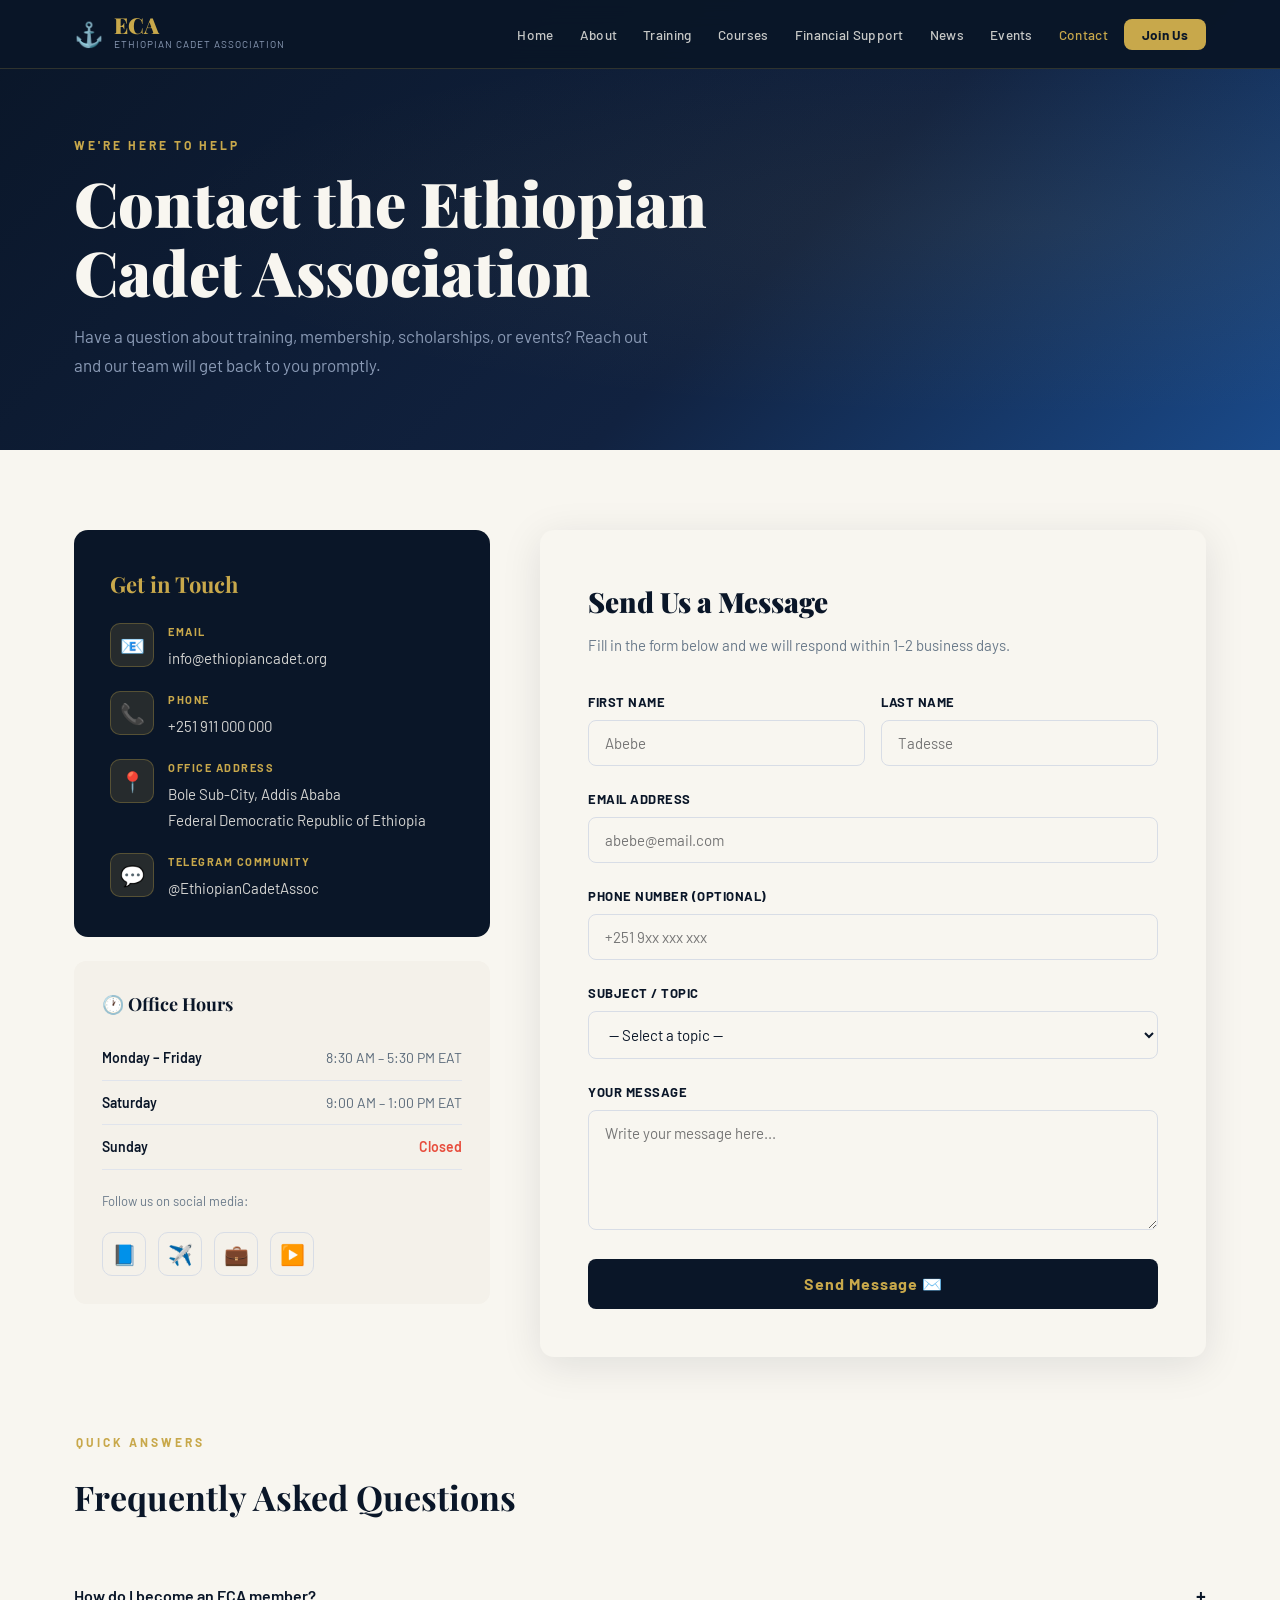
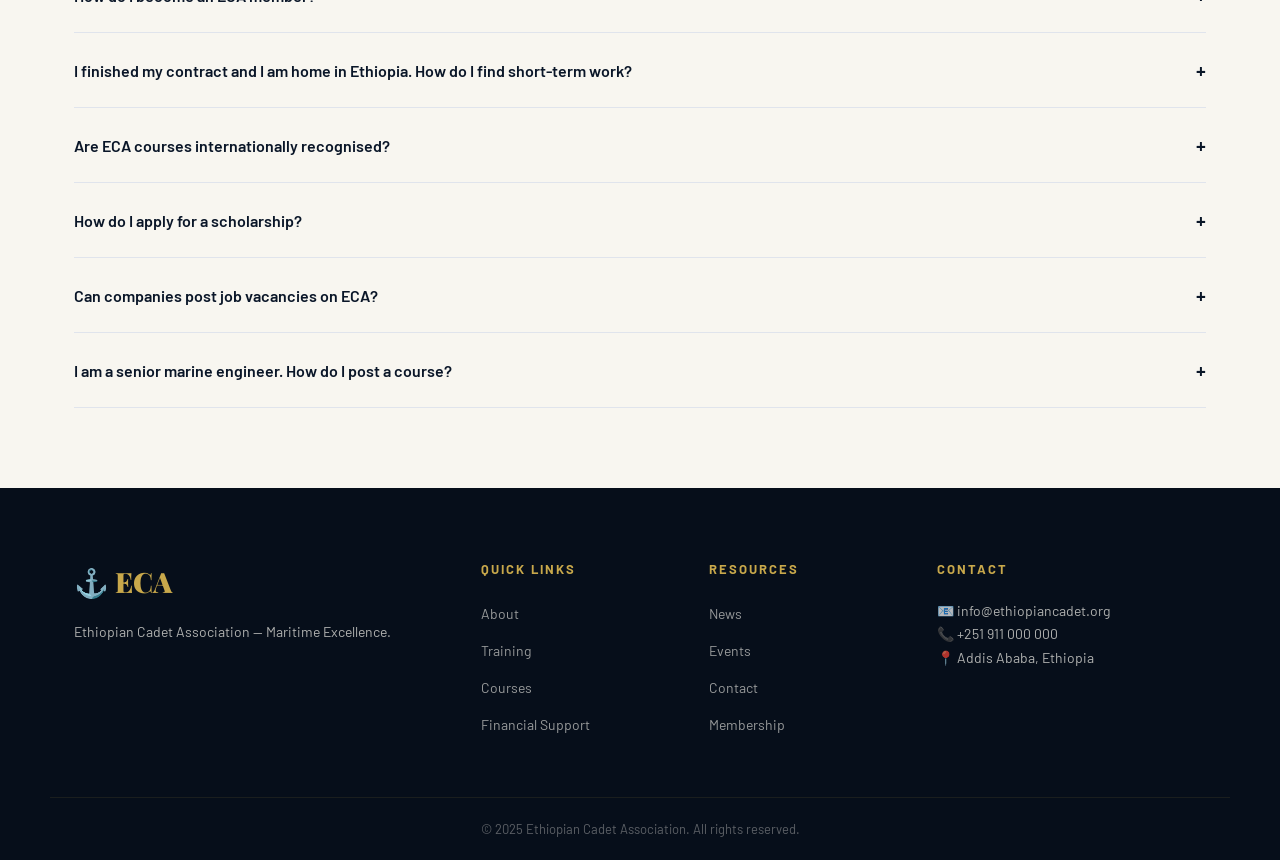
<file: contact.html>
<!DOCTYPE html>
<html lang="en">
<head>
  <meta charset="UTF-8"/>
  <meta name="viewport" content="width=device-width, initial-scale=1.0"/>
  <title>Contact Us – Ethiopian Cadet Association</title>
  <style>/* ============================================
   ETHIOPIAN CADET ASSOCIATION — STYLESHEET
   ============================================ */

:root {
  --navy: #0a1628;
  --navy-mid: #112240;
  --blue: #1a4a8a;
  --gold: #c8a84b;
  --gold-light: #e8c96b;
  --white: #f8f6f0;
  --gray: #8a9ab5;
  --light-bg: #f4f1ea;
  --font-display: 'Playfair Display', Georgia, serif;
  --font-body: 'Barlow', sans-serif;
  --transition: 0.3s ease;
  --shadow: 0 8px 32px rgba(10,22,40,0.15);
  --radius: 8px;
}

*, *::before, *::after { box-sizing: border-box; margin: 0; padding: 0; }

html { scroll-behavior: smooth; }

body {
  font-family: var(--font-body);
  background: var(--white);
  color: var(--navy);
  line-height: 1.7;
  font-size: 16px;
}

a { text-decoration: none; color: inherit; }
ul { list-style: none; }
img { max-width: 100%; display: block; }

.container {
  max-width: 1180px;
  margin: 0 auto;
  padding: 0 24px;
}

/* ===== BUTTONS ===== */
.btn {
  display: inline-block;
  padding: 13px 30px;
  font-family: var(--font-body);
  font-weight: 600;
  font-size: 15px;
  letter-spacing: 0.5px;
  border-radius: var(--radius);
  transition: var(--transition);
  cursor: pointer;
  border: 2px solid transparent;
}
.btn-primary {
  background: var(--gold);
  color: var(--navy);
  border-color: var(--gold);
}
.btn-primary:hover {
  background: var(--gold-light);
  border-color: var(--gold-light);
  transform: translateY(-2px);
  box-shadow: 0 6px 20px rgba(200,168,75,0.35);
}
.btn-outline {
  background: transparent;
  color: var(--white);
  border-color: var(--white);
}
.btn-outline:hover {
  background: var(--white);
  color: var(--navy);
}
.btn-outline-dark {
  background: transparent;
  color: var(--navy);
  border-color: var(--navy);
}
.btn-outline-dark:hover {
  background: var(--navy);
  color: var(--white);
}
.btn-lg { padding: 16px 40px; font-size: 17px; }

/* ===== NAVBAR ===== */
.navbar {
  position: fixed;
  top: 0; left: 0; right: 0;
  z-index: 1000;
  background: rgba(10, 22, 40, 0.97);
  backdrop-filter: blur(12px);
  border-bottom: 1px solid rgba(200,168,75,0.2);
  transition: var(--transition);
}
.nav-container {
  max-width: 1180px;
  margin: 0 auto;
  padding: 0 24px;
  height: 68px;
  display: flex;
  align-items: center;
  justify-content: space-between;
}
.logo {
  display: flex;
  align-items: center;
  gap: 10px;
}
.logo-icon { font-size: 24px; }
.logo-main {
  display: block;
  font-family: var(--font-display);
  font-size: 22px;
  font-weight: 900;
  color: var(--gold);
  line-height: 1;
}
.logo-sub {
  display: block;
  font-size: 10px;
  color: var(--gray);
  letter-spacing: 1px;
  text-transform: uppercase;
}
.nav-links {
  display: flex;
  align-items: center;
  gap: 6px;
}
.nav-links li a {
  color: rgba(248,246,240,0.8);
  font-size: 13.5px;
  font-weight: 500;
  padding: 6px 10px;
  border-radius: 5px;
  transition: var(--transition);
  letter-spacing: 0.3px;
}
.nav-links li a:hover,
.nav-links li a.active {
  color: var(--gold);
}
.nav-cta {
  background: var(--gold) !important;
  color: var(--navy) !important;
  padding: 7px 18px !important;
  border-radius: var(--radius) !important;
  font-weight: 700 !important;
}
.nav-cta:hover {
  background: var(--gold-light) !important;
  transform: translateY(-1px);
}
.hamburger {
  display: none;
  flex-direction: column;
  gap: 5px;
  background: none;
  border: none;
  cursor: pointer;
  padding: 6px;
}
.hamburger span {
  display: block;
  width: 24px;
  height: 2px;
  background: var(--white);
  border-radius: 2px;
  transition: var(--transition);
}

/* ===== HERO ===== */
.hero {
  min-height: 100vh;
  position: relative;
  display: flex;
  flex-direction: column;
  justify-content: center;
  padding-top: 68px;
  overflow: hidden;
}
.hero-bg {
  position: absolute;
  inset: 0;
  background: 
    linear-gradient(135deg, #0a1628 0%, #112240 40%, #1a3a6a 70%, #0d2040 100%);
}
.hero-bg::after {
  content: '';
  position: absolute;
  inset: 0;
  background-image: 
    radial-gradient(ellipse at 20% 50%, rgba(200,168,75,0.08) 0%, transparent 60%),
    radial-gradient(ellipse at 80% 20%, rgba(26,74,138,0.3) 0%, transparent 50%);
}
/* Subtle wave pattern */
.hero-bg::before {
  content: '';
  position: absolute;
  bottom: 0;
  left: 0;
  right: 0;
  height: 300px;
  background: 
    url("data:image/svg+xml,%3Csvg xmlns='http://www.w3.org/2000/svg' viewBox='0 0 1440 120'%3E%3Cpath fill='rgba(248,246,240,0.03)' d='M0,60 C360,120 720,0 1080,60 C1260,90 1380,30 1440,60 L1440,120 L0,120 Z'/%3E%3C/svg%3E")
    no-repeat bottom;
  background-size: cover;
}
.hero-overlay {
  position: absolute;
  inset: 0;
  background: rgba(10,22,40,0.4);
}
.hero-content {
  position: relative;
  z-index: 2;
  max-width: 1180px;
  margin: 0 auto;
  padding: 80px 24px 40px;
}
.hero-tag {
  font-size: 14px;
  font-weight: 600;
  letter-spacing: 2px;
  text-transform: uppercase;
  color: var(--gold);
  margin-bottom: 20px;
  opacity: 0;
  animation: fadeUp 0.8s 0.2s forwards;
}
.hero-title {
  font-family: var(--font-display);
  font-size: clamp(52px, 8vw, 92px);
  font-weight: 900;
  color: var(--white);
  line-height: 1.0;
  margin-bottom: 24px;
  opacity: 0;
  animation: fadeUp 0.8s 0.4s forwards;
}
.hero-title span {
  color: var(--gold);
  display: block;
}
.hero-desc {
  font-size: 18px;
  color: rgba(248,246,240,0.75);
  max-width: 580px;
  margin-bottom: 36px;
  font-weight: 300;
  opacity: 0;
  animation: fadeUp 0.8s 0.6s forwards;
}
.hero-btns {
  display: flex;
  gap: 16px;
  flex-wrap: wrap;
  opacity: 0;
  animation: fadeUp 0.8s 0.8s forwards;
}
.hero-stats {
  position: relative;
  z-index: 2;
  max-width: 1180px;
  margin: 0 auto;
  padding: 0 24px 60px;
  display: flex;
  gap: 0;
  opacity: 0;
  animation: fadeUp 0.8s 1s forwards;
}
.stat {
  flex: 1;
  text-align: center;
  padding: 28px 20px;
  border-right: 1px solid rgba(200,168,75,0.2);
  position: relative;
}
.stat:last-child { border-right: none; }
.stat::before {
  content: '';
  position: absolute;
  top: 0;
  left: 50%;
  transform: translateX(-50%);
  width: 1px;
  height: 30px;
  background: var(--gold);
  opacity: 0.4;
}
.stat-num {
  display: block;
  font-family: var(--font-display);
  font-size: 38px;
  font-weight: 900;
  color: var(--gold);
  line-height: 1;
}
.stat-label {
  display: block;
  font-size: 12px;
  letter-spacing: 1.5px;
  text-transform: uppercase;
  color: rgba(248,246,240,0.6);
  margin-top: 6px;
}

/* ===== QUICK LINKS ===== */
.quick-links {
  background: var(--navy);
  padding: 60px 0;
}
.ql-grid {
  display: grid;
  grid-template-columns: repeat(4, 1fr);
  gap: 1px;
  background: rgba(200,168,75,0.15);
  border: 1px solid rgba(200,168,75,0.15);
  border-radius: var(--radius);
  overflow: hidden;
}
.ql-card {
  background: var(--navy-mid);
  padding: 36px 28px;
  transition: var(--transition);
  display: block;
}
.ql-card:hover {
  background: var(--blue);
  transform: translateY(-4px);
}
.ql-icon { font-size: 36px; margin-bottom: 14px; display: block; }
.ql-card h3 {
  font-family: var(--font-display);
  font-size: 18px;
  color: var(--gold);
  margin-bottom: 8px;
}
.ql-card p {
  font-size: 14px;
  color: var(--gray);
  line-height: 1.5;
}

/* ===== SECTIONS ===== */
.section { padding: 90px 0; }
.dark-section {
  background: var(--navy);
  color: var(--white);
}
.section-tag {
  display: inline-block;
  font-size: 12px;
  font-weight: 700;
  letter-spacing: 3px;
  text-transform: uppercase;
  color: var(--gold);
  margin-bottom: 16px;
  padding-left: 2px;
}
.section-tag.light { color: var(--gold-light); }
.center-title {
  text-align: center;
  font-family: var(--font-display);
  font-size: clamp(32px, 4vw, 48px);
  font-weight: 900;
  color: var(--white);
  margin-bottom: 16px;
}
.center-desc {
  text-align: center;
  color: var(--gray);
  max-width: 560px;
  margin: 0 auto 50px;
}

/* ===== ABOUT SNIPPET ===== */
.two-col {
  display: grid;
  grid-template-columns: 1fr 1fr;
  gap: 60px;
  align-items: center;
}
.col-text h2 {
  font-family: var(--font-display);
  font-size: clamp(28px, 3vw, 40px);
  font-weight: 900;
  margin-bottom: 20px;
  line-height: 1.2;
}
.col-text p { color: #4a5a70; margin-bottom: 16px; font-size: 16px; }
.visual-card {
  background: var(--navy);
  border-radius: 12px;
  padding: 32px;
  border: 1px solid rgba(200,168,75,0.2);
}
.vc-item {
  color: rgba(248,246,240,0.85);
  font-size: 15px;
  padding: 14px 0;
  border-bottom: 1px solid rgba(200,168,75,0.1);
}
.vc-item:last-child { border-bottom: none; }

/* ===== TRAINING GRID ===== */
.training-grid {
  display: grid;
  grid-template-columns: repeat(3, 1fr);
  gap: 28px;
}
.training-card {
  background: rgba(255,255,255,0.05);
  border: 1px solid rgba(200,168,75,0.15);
  border-radius: 10px;
  padding: 36px 28px;
  transition: var(--transition);
}
.training-card:hover {
  background: rgba(200,168,75,0.07);
  border-color: var(--gold);
  transform: translateY(-4px);
}
.tc-num {
  font-family: var(--font-display);
  font-size: 52px;
  font-weight: 900;
  color: rgba(200,168,75,0.2);
  line-height: 1;
  margin-bottom: 16px;
}
.training-card h3 {
  font-family: var(--font-display);
  font-size: 22px;
  color: var(--gold);
  margin-bottom: 12px;
}
.training-card p { color: var(--gray); font-size: 14px; margin-bottom: 20px; }
.training-card a { color: var(--gold-light); font-weight: 600; font-size: 14px; }

/* ===== NEWS ===== */
.news-grid {
  display: grid;
  grid-template-columns: 2fr 1fr 1fr;
  gap: 24px;
  margin-bottom: 40px;
}
.news-card {
  background: var(--light-bg);
  border-radius: 10px;
  padding: 30px;
  border: 1px solid rgba(10,22,40,0.08);
  transition: var(--transition);
}
.news-card:hover { transform: translateY(-3px); box-shadow: var(--shadow); }
.news-card.featured { background: var(--navy); color: var(--white); }
.news-meta {
  font-size: 12px;
  font-weight: 700;
  letter-spacing: 1.5px;
  text-transform: uppercase;
  color: var(--gold);
  margin-bottom: 12px;
}
.news-card h3 {
  font-family: var(--font-display);
  font-size: 20px;
  margin-bottom: 12px;
  line-height: 1.3;
}
.news-card.featured h3 { color: var(--white); }
.news-card p { font-size: 14px; color: #5a6a7a; line-height: 1.6; }
.news-card.featured p { color: var(--gray); }
.news-link { display: inline-block; margin-top: 16px; color: var(--gold); font-weight: 600; font-size: 14px; }
.center-btn { text-align: center; }

/* ===== CTA SECTION ===== */
.cta-section {
  background: linear-gradient(135deg, var(--blue) 0%, var(--navy) 100%);
  padding: 90px 0;
  text-align: center;
  position: relative;
  overflow: hidden;
}
.cta-section::before {
  content: '⚓';
  position: absolute;
  font-size: 300px;
  opacity: 0.04;
  top: 50%;
  left: 50%;
  transform: translate(-50%, -50%);
  pointer-events: none;
}
.cta-section h2 {
  font-family: var(--font-display);
  font-size: clamp(28px, 4vw, 44px);
  color: var(--white);
  margin-bottom: 16px;
}
.cta-section p {
  color: var(--gray);
  max-width: 560px;
  margin: 0 auto 32px;
  font-size: 17px;
}

/* ===== FOOTER ===== */
.footer {
  background: #060e1a;
  color: rgba(248,246,240,0.7);
  padding: 70px 0 0;
}
.footer-grid {
  display: grid;
  grid-template-columns: 2fr 1fr 1fr 1.5fr;
  gap: 48px;
  padding-bottom: 50px;
}
.footer-logo {
  font-family: var(--font-display);
  font-size: 28px;
  font-weight: 900;
  color: var(--gold);
  margin-bottom: 14px;
}
.footer-col p { font-size: 14px; line-height: 1.7; }
.footer-col h4 {
  font-size: 13px;
  font-weight: 700;
  letter-spacing: 2px;
  text-transform: uppercase;
  color: var(--gold);
  margin-bottom: 18px;
}
.footer-col ul li { margin-bottom: 10px; }
.footer-col ul li a {
  font-size: 14px;
  color: rgba(248,246,240,0.6);
  transition: var(--transition);
}
.footer-col ul li a:hover { color: var(--gold); }
.footer-bottom {
  border-top: 1px solid rgba(200,168,75,0.1);
  padding: 20px 24px;
  text-align: center;
  font-size: 13px;
  color: rgba(248,246,240,0.35);
  max-width: 1180px;
  margin: 0 auto;
}

/* ===== PAGE HERO (inner pages) ===== */
.page-hero {
  background: linear-gradient(135deg, var(--navy) 0%, var(--navy-mid) 60%, var(--blue) 100%);
  padding: 130px 0 70px;
  position: relative;
  overflow: hidden;
}
.page-hero::after {
  content: '';
  position: absolute;
  inset: 0;
  background: radial-gradient(ellipse at 80% 50%, rgba(200,168,75,0.07) 0%, transparent 60%);
}
.page-hero .container { position: relative; z-index: 1; }
.page-hero-tag {
  display: inline-block;
  font-size: 12px;
  font-weight: 700;
  letter-spacing: 3px;
  text-transform: uppercase;
  color: var(--gold);
  margin-bottom: 14px;
}
.page-hero h1 {
  font-family: var(--font-display);
  font-size: clamp(36px, 5vw, 62px);
  font-weight: 900;
  color: var(--white);
  line-height: 1.1;
  max-width: 700px;
}
.page-hero p {
  color: var(--gray);
  font-size: 17px;
  max-width: 580px;
  margin-top: 16px;
}

/* ===== GENERAL PAGE CONTENT ===== */
.page-content { padding: 80px 0; }
.content-block { margin-bottom: 60px; }
.content-block h2 {
  font-family: var(--font-display);
  font-size: 32px;
  font-weight: 900;
  margin-bottom: 18px;
  color: var(--navy);
}
.content-block p { color: #4a5a70; font-size: 16px; margin-bottom: 14px; }

/* ===== CARDS GRID ===== */
.cards-grid {
  display: grid;
  grid-template-columns: repeat(3, 1fr);
  gap: 24px;
}
.card {
  background: var(--light-bg);
  border-radius: 10px;
  padding: 32px;
  border: 1px solid rgba(10,22,40,0.08);
  transition: var(--transition);
}
.card:hover { transform: translateY(-4px); box-shadow: var(--shadow); }
.card-icon { font-size: 36px; margin-bottom: 16px; }
.card h3 {
  font-family: var(--font-display);
  font-size: 20px;
  margin-bottom: 10px;
  color: var(--navy);
}
.card p { font-size: 14px; color: #5a6a7a; }

/* ===== FORM ===== */
.form-section { padding: 80px 0; background: var(--light-bg); }
.form-wrapper {
  max-width: 680px;
  margin: 0 auto;
  background: var(--white);
  padding: 48px;
  border-radius: 14px;
  box-shadow: var(--shadow);
}
.form-title {
  font-family: var(--font-display);
  font-size: 28px;
  font-weight: 900;
  margin-bottom: 8px;
  color: var(--navy);
}
.form-subtitle { color: #6a7a8a; font-size: 15px; margin-bottom: 32px; }
.form-group { margin-bottom: 22px; }
.form-group label {
  display: block;
  font-size: 13px;
  font-weight: 700;
  letter-spacing: 0.5px;
  color: var(--navy);
  margin-bottom: 7px;
  text-transform: uppercase;
}
.form-group input,
.form-group select,
.form-group textarea {
  width: 100%;
  padding: 13px 16px;
  border: 1.5px solid #d8dde6;
  border-radius: var(--radius);
  font-family: var(--font-body);
  font-size: 15px;
  color: var(--navy);
  background: var(--white);
  transition: var(--transition);
  outline: none;
}
.form-group input:focus,
.form-group select:focus,
.form-group textarea:focus {
  border-color: var(--blue);
  box-shadow: 0 0 0 3px rgba(26,74,138,0.1);
}
.form-group textarea { resize: vertical; min-height: 120px; }
.form-row { display: grid; grid-template-columns: 1fr 1fr; gap: 16px; }
.form-submit {
  width: 100%;
  padding: 15px;
  background: var(--navy);
  color: var(--gold);
  border: none;
  border-radius: var(--radius);
  font-family: var(--font-body);
  font-size: 16px;
  font-weight: 700;
  letter-spacing: 1px;
  cursor: pointer;
  transition: var(--transition);
}
.form-submit:hover { background: var(--blue); transform: translateY(-2px); }

/* ===== TABLE ===== */
.table-wrapper { overflow-x: auto; }
table { width: 100%; border-collapse: collapse; font-size: 14px; }
th {
  background: var(--navy);
  color: var(--gold);
  padding: 14px 18px;
  text-align: left;
  font-size: 12px;
  letter-spacing: 1px;
  text-transform: uppercase;
}
td { padding: 14px 18px; border-bottom: 1px solid #e8ecf0; color: #3a4a5a; }
tr:hover td { background: var(--light-bg); }

/* ===== ANIMATIONS ===== */
@keyframes fadeUp {
  from { opacity: 0; transform: translateY(30px); }
  to   { opacity: 1; transform: translateY(0); }
}
.fade-in {
  opacity: 0;
  transform: translateY(24px);
  transition: opacity 0.7s ease, transform 0.7s ease;
}
.fade-in.visible { opacity: 1; transform: translateY(0); }

/* ===== RESPONSIVE ===== */
@media (max-width: 1024px) {
  .ql-grid { grid-template-columns: repeat(2, 1fr); }
  .training-grid { grid-template-columns: repeat(2, 1fr); }
  .news-grid { grid-template-columns: 1fr 1fr; }
  .news-card.featured { grid-column: 1 / -1; }
  .footer-grid { grid-template-columns: 1fr 1fr; gap: 36px; }
}
@media (max-width: 768px) {
  .hamburger { display: flex; }
  .nav-links {
    display: none;
    position: absolute;
    top: 68px;
    left: 0;
    right: 0;
    background: var(--navy);
    flex-direction: column;
    padding: 20px;
    gap: 4px;
    border-bottom: 1px solid rgba(200,168,75,0.2);
  }
  .nav-links.open { display: flex; }
  .nav-links li a { display: block; padding: 12px 16px; font-size: 15px; }
  .hero-stats { flex-direction: column; gap: 0; }
  .stat { border-right: none; border-bottom: 1px solid rgba(200,168,75,0.2); }
  .two-col { grid-template-columns: 1fr; gap: 36px; }
  .training-grid { grid-template-columns: 1fr; }
  .news-grid { grid-template-columns: 1fr; }
  .cards-grid { grid-template-columns: 1fr; }
  .footer-grid { grid-template-columns: 1fr; gap: 32px; }
  .form-row { grid-template-columns: 1fr; }
  .form-wrapper { padding: 28px 20px; }
}
@media (max-width: 480px) {
  .ql-grid { grid-template-columns: 1fr; }
  .hero-btns { flex-direction: column; }
  .btn { text-align: center; }
}
</style>
  <link href="https://fonts.googleapis.com/css2?family=Playfair+Display:wght@700;900&family=Barlow:wght@300;400;500;600&display=swap" rel="stylesheet">
  <style>
    .contact-layout{display:grid;grid-template-columns:1fr 1.6fr;gap:50px;align-items:start}
    .contact-info-col{}
    .contact-card{background:var(--navy);border-radius:14px;padding:36px;color:white;margin-bottom:24px}
    .contact-card h3{font-family:var(--font-display);font-size:22px;color:var(--gold);margin-bottom:20px}
    .contact-item{display:flex;gap:14px;align-items:flex-start;margin-bottom:20px}
    .contact-item:last-child{margin-bottom:0}
    .contact-icon{width:44px;height:44px;border-radius:10px;background:rgba(200,168,75,0.15);border:1px solid rgba(200,168,75,0.3);display:flex;align-items:center;justify-content:center;font-size:20px;flex-shrink:0}
    .contact-item-body{}
    .contact-item-label{font-size:11px;font-weight:700;letter-spacing:1.5px;text-transform:uppercase;color:var(--gold);margin-bottom:4px}
    .contact-item-value{font-size:15px;color:rgba(248,246,240,0.85)}
    .office-hours{background:var(--light-bg);border-radius:12px;padding:28px}
    .office-hours h4{font-family:var(--font-display);font-size:18px;margin-bottom:16px;color:var(--navy)}
    .hours-row{display:flex;justify-content:space-between;padding:10px 0;border-bottom:1px solid #e0e4ec;font-size:14px}
    .hours-row:last-child{border-bottom:none}
    .hours-day{font-weight:600;color:var(--navy)}
    .hours-time{color:#5a6a7a}
    .hours-closed{color:#e74c3c;font-weight:600}
    .social-links{display:flex;gap:12px;margin-top:20px}
    .social-btn{width:44px;height:44px;border-radius:10px;background:var(--light-bg);border:1px solid #d8dde6;display:flex;align-items:center;justify-content:center;font-size:20px;transition:var(--transition);cursor:pointer}
    .social-btn:hover{background:var(--navy);border-color:var(--navy)}
    .faq-section{margin-top:70px}
    .faq-item{border-bottom:1px solid #e0e4ec;overflow:hidden}
    .faq-question{display:flex;justify-content:space-between;align-items:center;padding:20px 0;cursor:pointer;font-size:16px;font-weight:600;color:var(--navy);transition:var(--transition)}
    .faq-question:hover{color:var(--blue)}
    .faq-arrow{font-size:20px;transition:var(--transition);flex-shrink:0}
    .faq-answer{font-size:14px;color:#5a6a7a;line-height:1.7;max-height:0;overflow:hidden;transition:max-height 0.4s ease,padding 0.3s}
    .faq-item.open .faq-answer{max-height:200px;padding-bottom:18px}
    .faq-item.open .faq-arrow{transform:rotate(45deg)}
    @media(max-width:900px){.contact-layout{grid-template-columns:1fr}}
  </style>
</head>
<body>
<nav class="navbar" id="navbar">
  <div class="nav-container">
    <a href="index.html" class="logo"><span class="logo-icon">⚓</span><div class="logo-text"><span class="logo-main">ECA</span><span class="logo-sub">Ethiopian Cadet Association</span></div></a>
    <button class="hamburger" id="hamburger"><span></span><span></span><span></span></button>
    <ul class="nav-links" id="navLinks">
      <li><a href="index.html">Home</a></li><li><a href="about.html">About</a></li>
      <li><a href="training.html">Training</a></li><li><a href="courses.html">Courses</a></li>
      <li><a href="financial.html">Financial Support</a></li><li><a href="news.html">News</a></li>
      <li><a href="events.html">Events</a></li><li><a href="contact.html" class="active">Contact</a></li>
      <li><a href="register.html" class="nav-cta">Join Us</a></li>
    </ul>
  </div>
</nav>

<section class="page-hero">
  <div class="container">
    <span class="page-hero-tag">We're Here to Help</span>
    <h1>Contact the Ethiopian Cadet Association</h1>
    <p>Have a question about training, membership, scholarships, or events? Reach out and our team will get back to you promptly.</p>
  </div>
</section>

<section class="page-content">
  <div class="container">
    <div class="contact-layout">

      <!-- LEFT: Info -->
      <div>
        <div class="contact-card fade-in">
          <h3>Get in Touch</h3>
          <div class="contact-item">
            <div class="contact-icon">📧</div>
            <div class="contact-item-body">
              <div class="contact-item-label">Email</div>
              <div class="contact-item-value">info@ethiopiancadet.org</div>
            </div>
          </div>
          <div class="contact-item">
            <div class="contact-icon">📞</div>
            <div class="contact-item-body">
              <div class="contact-item-label">Phone</div>
              <div class="contact-item-value">+251 911 000 000</div>
            </div>
          </div>
          <div class="contact-item">
            <div class="contact-icon">📍</div>
            <div class="contact-item-body">
              <div class="contact-item-label">Office Address</div>
              <div class="contact-item-value">Bole Sub-City, Addis Ababa<br>Federal Democratic Republic of Ethiopia</div>
            </div>
          </div>
          <div class="contact-item">
            <div class="contact-icon">💬</div>
            <div class="contact-item-body">
              <div class="contact-item-label">Telegram Community</div>
              <div class="contact-item-value">@EthiopianCadetAssoc</div>
            </div>
          </div>
        </div>

        <div class="office-hours fade-in">
          <h4>🕐 Office Hours</h4>
          <div class="hours-row"><span class="hours-day">Monday – Friday</span><span class="hours-time">8:30 AM – 5:30 PM EAT</span></div>
          <div class="hours-row"><span class="hours-day">Saturday</span><span class="hours-time">9:00 AM – 1:00 PM EAT</span></div>
          <div class="hours-row"><span class="hours-day">Sunday</span><span class="hours-closed">Closed</span></div>
          <div style="margin-top:20px">
            <p style="font-size:13px;color:#6a7a8a;margin-bottom:10px">Follow us on social media:</p>
            <div class="social-links">
              <div class="social-btn" title="Facebook">📘</div>
              <div class="social-btn" title="Telegram">✈️</div>
              <div class="social-btn" title="LinkedIn">💼</div>
              <div class="social-btn" title="YouTube">▶️</div>
            </div>
          </div>
        </div>
      </div>

      <!-- RIGHT: Form -->
      <div class="fade-in">
        <div class="form-wrapper" style="box-shadow:0 8px 40px rgba(10,22,40,0.1)">
          <div class="form-title">Send Us a Message</div>
          <div class="form-subtitle">Fill in the form below and we will respond within 1–2 business days.</div>
          <form data-form="contact">
            <div class="form-row">
              <div class="form-group"><label>First Name</label><input type="text" placeholder="Abebe" required/></div>
              <div class="form-group"><label>Last Name</label><input type="text" placeholder="Tadesse" required/></div>
            </div>
            <div class="form-group"><label>Email Address</label><input type="email" placeholder="abebe@email.com" required/></div>
            <div class="form-group"><label>Phone Number (Optional)</label><input type="tel" placeholder="+251 9xx xxx xxx"/></div>
            <div class="form-group">
              <label>Subject / Topic</label>
              <select>
                <option value="">— Select a topic —</option>
                <option>Membership & Registration</option>
                <option>Training Programme Enquiry</option>
                <option>Courses & Certifications</option>
                <option>Scholarship Application</option>
                <option>Job Board (Cadets)</option>
                <option>Job Board (Companies)</option>
                <option>Events & Conferences</option>
                <option>Media & Press</option>
                <option>General Enquiry</option>
              </select>
            </div>
            <div class="form-group"><label>Your Message</label><textarea placeholder="Write your message here..." rows="5" required></textarea></div>
            <button type="submit" class="form-submit">Send Message ✉️</button>
          </form>
        </div>
      </div>

    </div>

    <!-- FAQ -->
    <div class="faq-section fade-in">
      <span class="section-tag">Quick Answers</span>
      <h2 style="font-family:var(--font-display);font-size:34px;margin-bottom:32px;">Frequently Asked Questions</h2>
      <div id="faqList">
        <div class="faq-item"><div class="faq-question" onclick="toggleFaq(this)"><span>How do I become an ECA member?</span><span class="faq-arrow">+</span></div><div class="faq-answer">Go to the Register page and fill in the membership form. Membership is free for cadets and maritime students. You will receive a confirmation email within 48 hours.</div></div>
        <div class="faq-item"><div class="faq-question" onclick="toggleFaq(this)"><span>I finished my contract and I am home in Ethiopia. How do I find short-term work?</span><span class="faq-arrow">+</span></div><div class="faq-answer">Visit the Financial Support page and click on the "Between-Contract Jobs" tab. You will find vacancies posted by Ethiopian companies specifically for maritime professionals on their home leave period.</div></div>
        <div class="faq-item"><div class="faq-question" onclick="toggleFaq(this)"><span>Are ECA courses internationally recognised?</span><span class="faq-arrow">+</span></div><div class="faq-answer">Yes. All STCW courses on our platform are delivered by certified instructors and lead to internationally recognised certificates. For non-STCW courses, certificates are issued by ECA and acknowledged by our partner institutions.</div></div>
        <div class="faq-item"><div class="faq-question" onclick="toggleFaq(this)"><span>How do I apply for a scholarship?</span><span class="faq-arrow">+</span></div><div class="faq-answer">Scholarships are listed on the Financial Support page under the Scholarships tab. You must be a registered ECA member to apply. Each scholarship has its own requirements and deadlines listed on the card.</div></div>
        <div class="faq-item"><div class="faq-question" onclick="toggleFaq(this)"><span>Can companies post job vacancies on ECA?</span><span class="faq-arrow">+</span></div><div class="faq-answer">Yes. Ethiopian companies can register on ECA as an employer and post short-term vacancies for maritime professionals on their home leave. Go to the Register page and select "Company / Employer" as your account type.</div></div>
        <div class="faq-item"><div class="faq-question" onclick="toggleFaq(this)"><span>I am a senior marine engineer. How do I post a course?</span><span class="faq-arrow">+</span></div><div class="faq-answer">Register as an Instructor on the Register page. Our team will review your qualifications and experience, and if approved, you will receive access to the instructor dashboard where you can upload course videos and materials.</div></div>
      </div>
    </div>

  </div>
</section>

<footer class="footer">
  <div class="container footer-grid">
    <div class="footer-col"><div class="footer-logo">⚓ ECA</div><p>Ethiopian Cadet Association — Maritime Excellence.</p></div>
    <div class="footer-col"><h4>Quick Links</h4><ul><li><a href="about.html">About</a></li><li><a href="training.html">Training</a></li><li><a href="courses.html">Courses</a></li><li><a href="financial.html">Financial Support</a></li></ul></div>
    <div class="footer-col"><h4>Resources</h4><ul><li><a href="news.html">News</a></li><li><a href="events.html">Events</a></li><li><a href="contact.html">Contact</a></li><li><a href="register.html">Membership</a></li></ul></div>
    <div class="footer-col"><h4>Contact</h4><p>📧 info@ethiopiancadet.org</p><p>📞 +251 911 000 000</p><p>📍 Addis Ababa, Ethiopia</p></div>
  </div>
  <div class="footer-bottom"><p>© 2025 Ethiopian Cadet Association. All rights reserved.</p></div>
</footer>
<script>// ===== NAVBAR SCROLL EFFECT =====
const navbar = document.getElementById('navbar');
window.addEventListener('scroll', () => {
  if (window.scrollY > 50) {
    navbar.style.boxShadow = '0 4px 30px rgba(0,0,0,0.3)';
  } else {
    navbar.style.boxShadow = 'none';
  }
});

// ===== HAMBURGER MENU =====
const hamburger = document.getElementById('hamburger');
const navLinks = document.getElementById('navLinks');
if (hamburger && navLinks) {
  hamburger.addEventListener('click', () => {
    navLinks.classList.toggle('open');
    hamburger.classList.toggle('active');
  });
  // Close menu when a link is clicked
  navLinks.querySelectorAll('a').forEach(link => {
    link.addEventListener('click', () => {
      navLinks.classList.remove('open');
    });
  });
}

// ===== SCROLL FADE-IN ANIMATION =====
const fadeEls = document.querySelectorAll('.fade-in');
const observer = new IntersectionObserver((entries) => {
  entries.forEach(entry => {
    if (entry.isIntersecting) {
      entry.target.classList.add('visible');
      observer.unobserve(entry.target);
    }
  });
}, { threshold: 0.1 });
fadeEls.forEach(el => observer.observe(el));

// ===== FORM SUBMISSION (Contact & Register) =====
const forms = document.querySelectorAll('form[data-form]');
forms.forEach(form => {
  form.addEventListener('submit', function(e) {
    e.preventDefault();
    const btn = form.querySelector('.form-submit');
    const originalText = btn.textContent;
    btn.textContent = '✓ Submitted Successfully!';
    btn.style.background = '#2a7a4a';
    btn.disabled = true;
    setTimeout(() => {
      btn.textContent = originalText;
      btn.style.background = '';
      btn.disabled = false;
      form.reset();
    }, 4000);
  });
});

// ===== ACTIVE NAV LINK =====
const currentPath = window.location.pathname.split('/').pop();
document.querySelectorAll('.nav-links a').forEach(link => {
  const linkPath = link.getAttribute('href').split('/').pop();
  if (currentPath === linkPath) {
    link.classList.add('active');
  } else if (currentPath === '' && linkPath === 'index.html') {
    link.classList.add('active');
  }
});
</script>
<script>
function toggleFaq(el){
  const item=el.parentElement;
  item.classList.toggle('open');
}
</script>
</body>
</html>
</file>
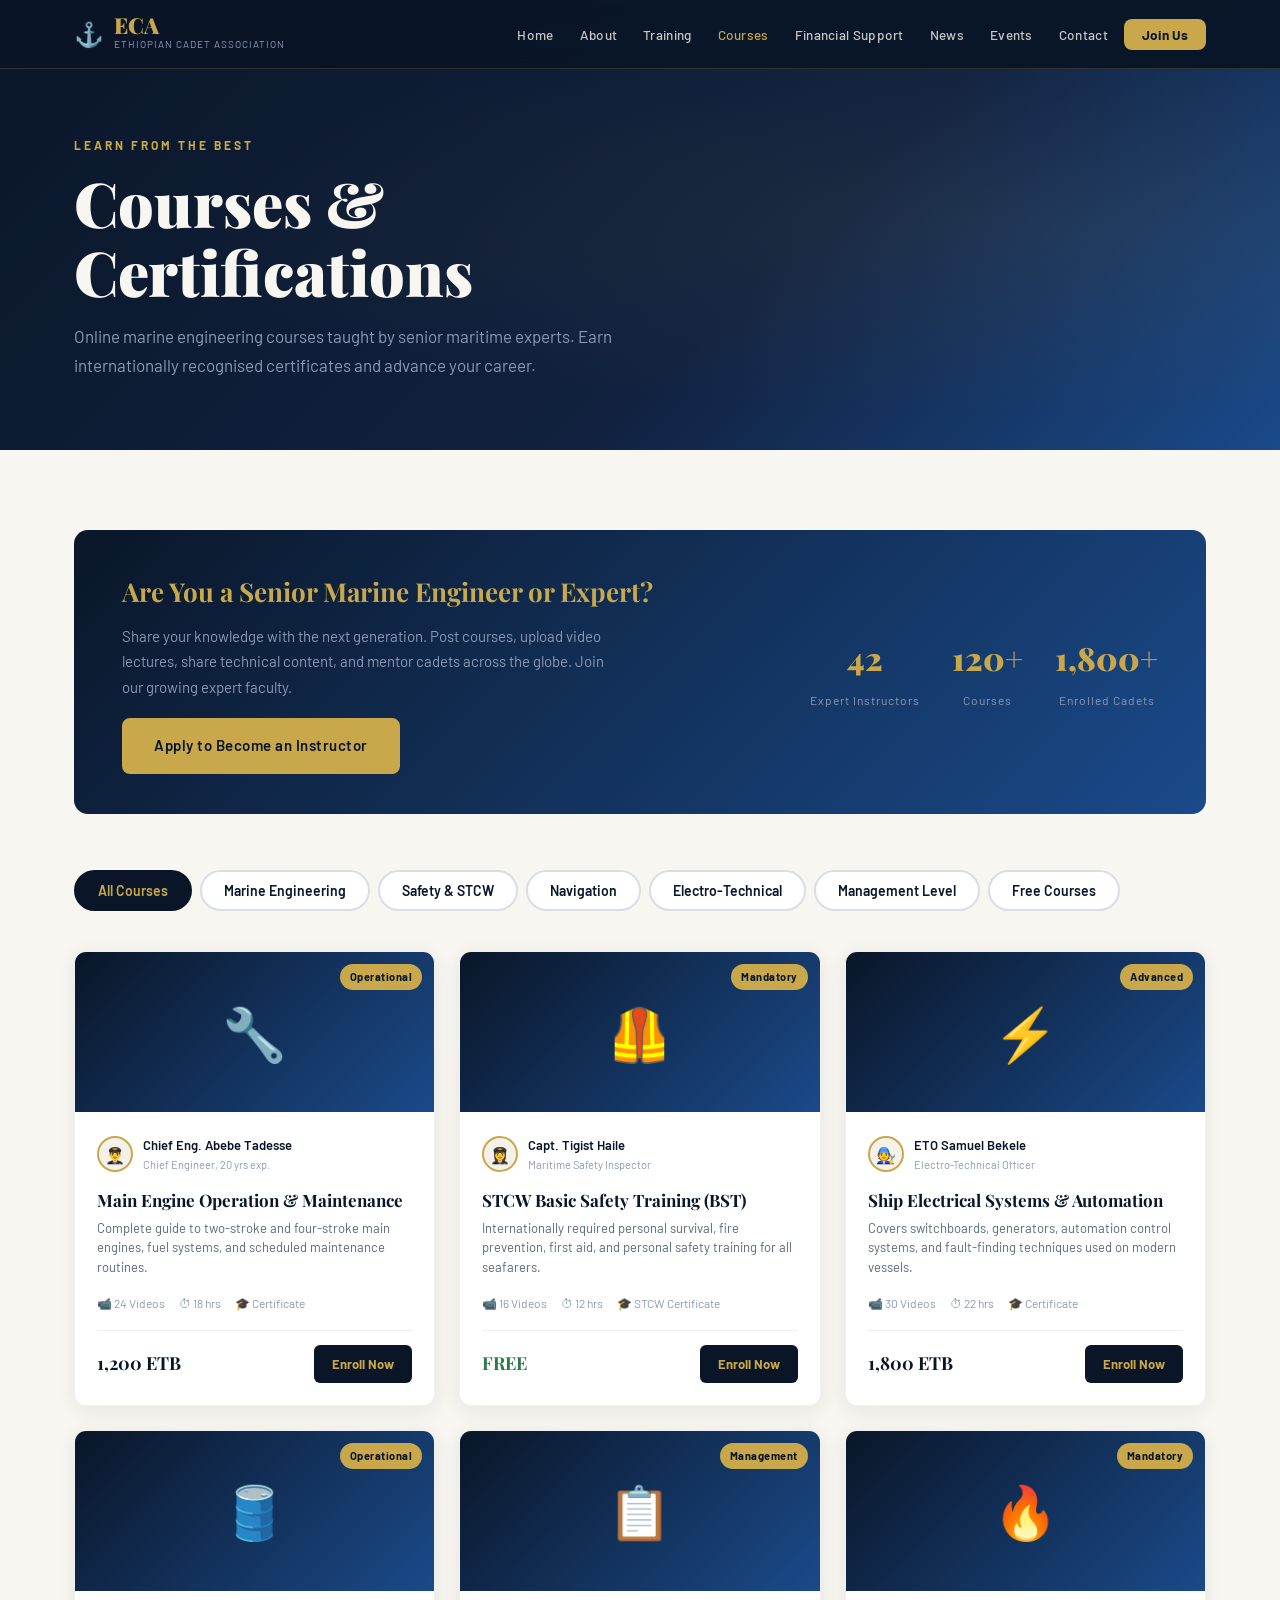
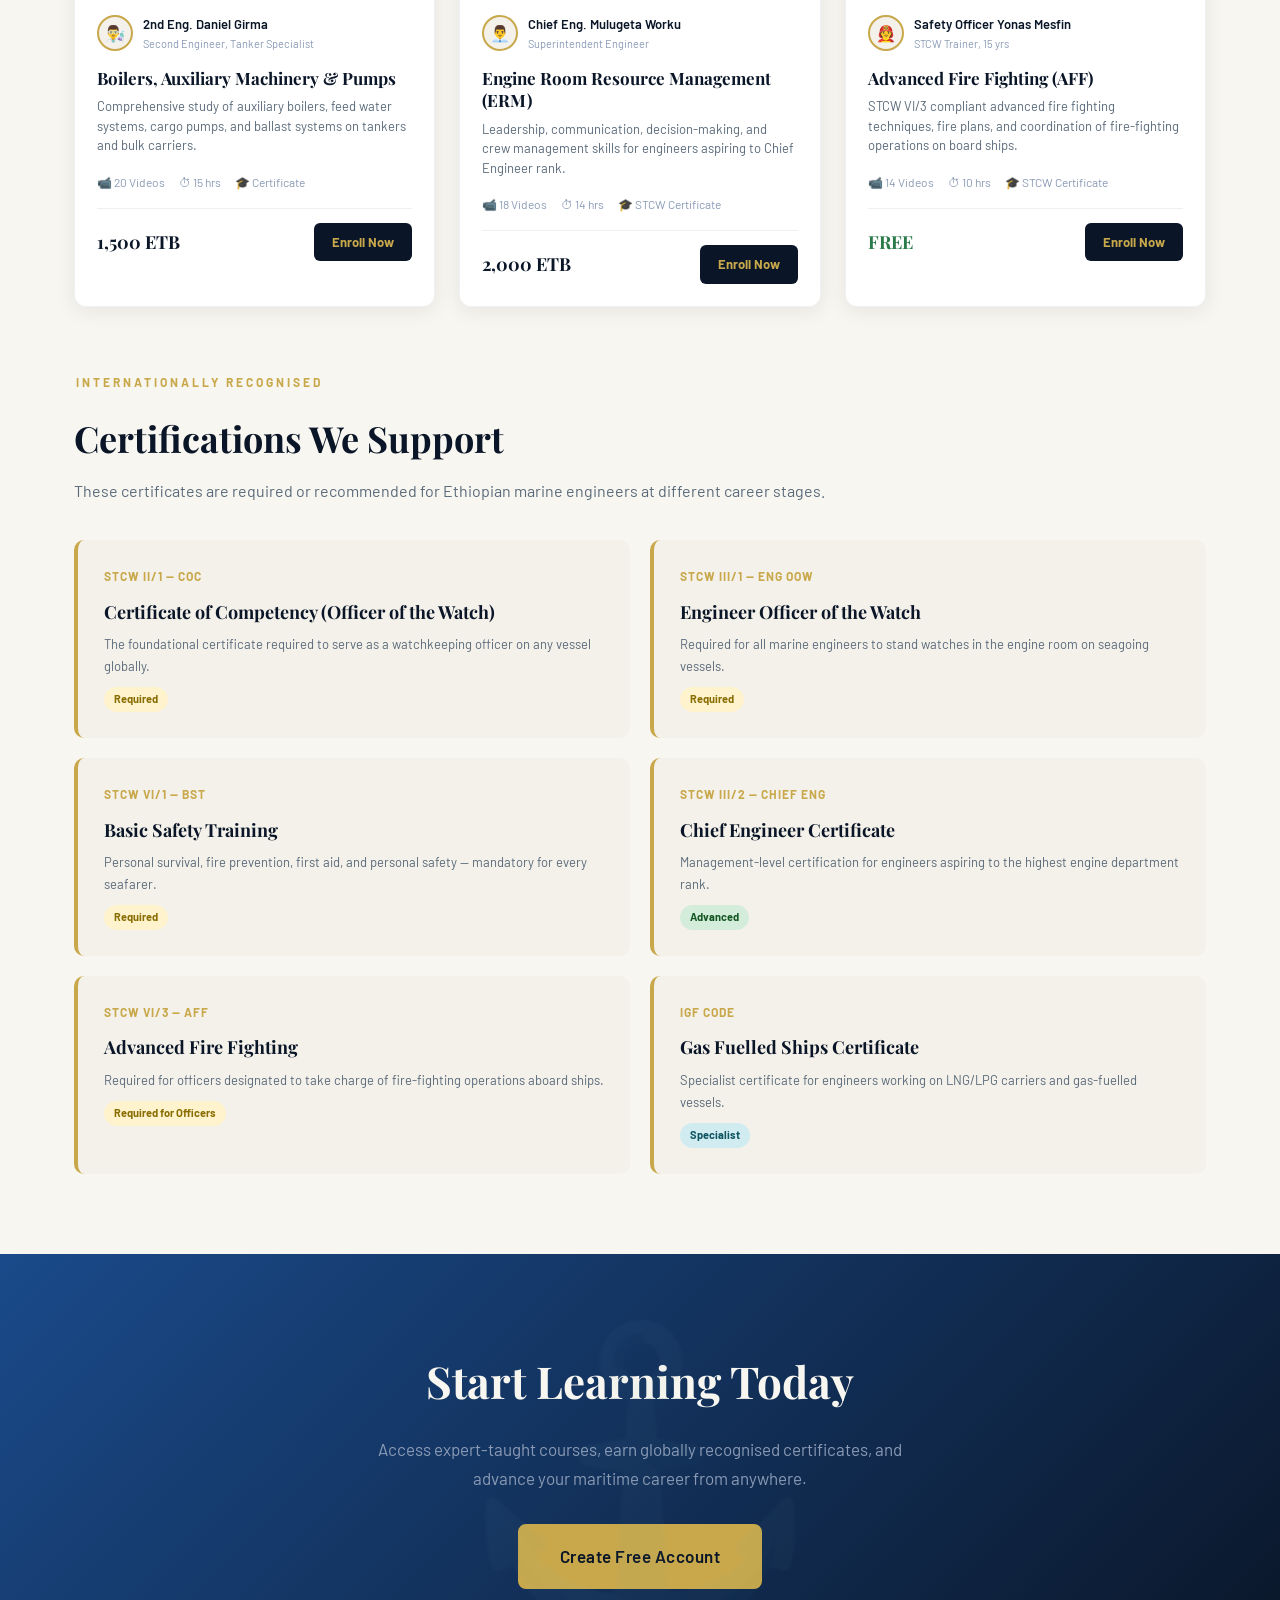
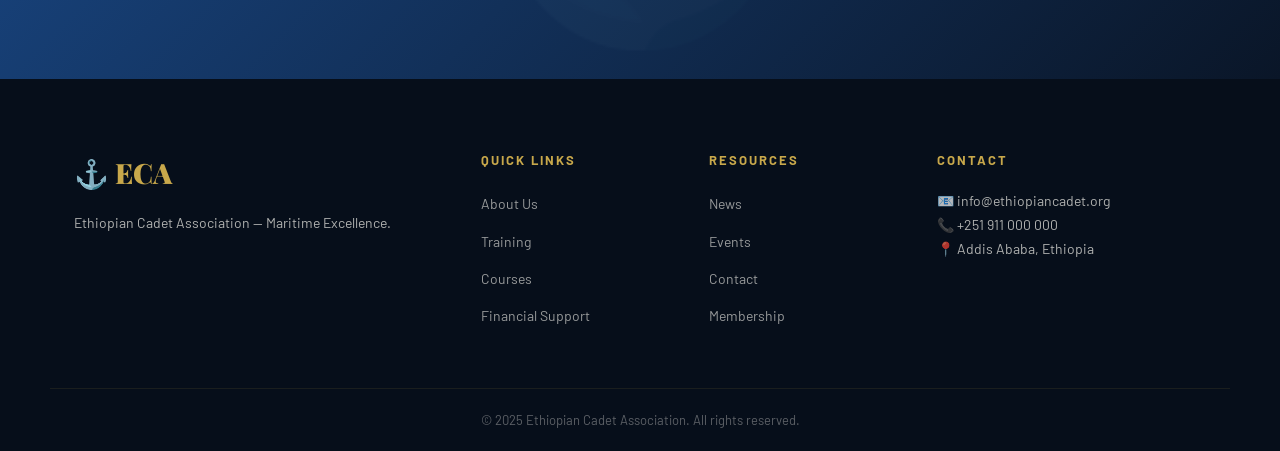
<file: courses.html>
<!DOCTYPE html>
<html lang="en">
<head>
  <meta charset="UTF-8"/>
  <meta name="viewport" content="width=device-width, initial-scale=1.0"/>
  <title>Courses & Certifications – Ethiopian Cadet Association</title>
  <style>/* ============================================
   ETHIOPIAN CADET ASSOCIATION — STYLESHEET
   ============================================ */

:root {
  --navy: #0a1628;
  --navy-mid: #112240;
  --blue: #1a4a8a;
  --gold: #c8a84b;
  --gold-light: #e8c96b;
  --white: #f8f6f0;
  --gray: #8a9ab5;
  --light-bg: #f4f1ea;
  --font-display: 'Playfair Display', Georgia, serif;
  --font-body: 'Barlow', sans-serif;
  --transition: 0.3s ease;
  --shadow: 0 8px 32px rgba(10,22,40,0.15);
  --radius: 8px;
}

*, *::before, *::after { box-sizing: border-box; margin: 0; padding: 0; }

html { scroll-behavior: smooth; }

body {
  font-family: var(--font-body);
  background: var(--white);
  color: var(--navy);
  line-height: 1.7;
  font-size: 16px;
}

a { text-decoration: none; color: inherit; }
ul { list-style: none; }
img { max-width: 100%; display: block; }

.container {
  max-width: 1180px;
  margin: 0 auto;
  padding: 0 24px;
}

/* ===== BUTTONS ===== */
.btn {
  display: inline-block;
  padding: 13px 30px;
  font-family: var(--font-body);
  font-weight: 600;
  font-size: 15px;
  letter-spacing: 0.5px;
  border-radius: var(--radius);
  transition: var(--transition);
  cursor: pointer;
  border: 2px solid transparent;
}
.btn-primary {
  background: var(--gold);
  color: var(--navy);
  border-color: var(--gold);
}
.btn-primary:hover {
  background: var(--gold-light);
  border-color: var(--gold-light);
  transform: translateY(-2px);
  box-shadow: 0 6px 20px rgba(200,168,75,0.35);
}
.btn-outline {
  background: transparent;
  color: var(--white);
  border-color: var(--white);
}
.btn-outline:hover {
  background: var(--white);
  color: var(--navy);
}
.btn-outline-dark {
  background: transparent;
  color: var(--navy);
  border-color: var(--navy);
}
.btn-outline-dark:hover {
  background: var(--navy);
  color: var(--white);
}
.btn-lg { padding: 16px 40px; font-size: 17px; }

/* ===== NAVBAR ===== */
.navbar {
  position: fixed;
  top: 0; left: 0; right: 0;
  z-index: 1000;
  background: rgba(10, 22, 40, 0.97);
  backdrop-filter: blur(12px);
  border-bottom: 1px solid rgba(200,168,75,0.2);
  transition: var(--transition);
}
.nav-container {
  max-width: 1180px;
  margin: 0 auto;
  padding: 0 24px;
  height: 68px;
  display: flex;
  align-items: center;
  justify-content: space-between;
}
.logo {
  display: flex;
  align-items: center;
  gap: 10px;
}
.logo-icon { font-size: 24px; }
.logo-main {
  display: block;
  font-family: var(--font-display);
  font-size: 22px;
  font-weight: 900;
  color: var(--gold);
  line-height: 1;
}
.logo-sub {
  display: block;
  font-size: 10px;
  color: var(--gray);
  letter-spacing: 1px;
  text-transform: uppercase;
}
.nav-links {
  display: flex;
  align-items: center;
  gap: 6px;
}
.nav-links li a {
  color: rgba(248,246,240,0.8);
  font-size: 13.5px;
  font-weight: 500;
  padding: 6px 10px;
  border-radius: 5px;
  transition: var(--transition);
  letter-spacing: 0.3px;
}
.nav-links li a:hover,
.nav-links li a.active {
  color: var(--gold);
}
.nav-cta {
  background: var(--gold) !important;
  color: var(--navy) !important;
  padding: 7px 18px !important;
  border-radius: var(--radius) !important;
  font-weight: 700 !important;
}
.nav-cta:hover {
  background: var(--gold-light) !important;
  transform: translateY(-1px);
}
.hamburger {
  display: none;
  flex-direction: column;
  gap: 5px;
  background: none;
  border: none;
  cursor: pointer;
  padding: 6px;
}
.hamburger span {
  display: block;
  width: 24px;
  height: 2px;
  background: var(--white);
  border-radius: 2px;
  transition: var(--transition);
}

/* ===== HERO ===== */
.hero {
  min-height: 100vh;
  position: relative;
  display: flex;
  flex-direction: column;
  justify-content: center;
  padding-top: 68px;
  overflow: hidden;
}
.hero-bg {
  position: absolute;
  inset: 0;
  background: 
    linear-gradient(135deg, #0a1628 0%, #112240 40%, #1a3a6a 70%, #0d2040 100%);
}
.hero-bg::after {
  content: '';
  position: absolute;
  inset: 0;
  background-image: 
    radial-gradient(ellipse at 20% 50%, rgba(200,168,75,0.08) 0%, transparent 60%),
    radial-gradient(ellipse at 80% 20%, rgba(26,74,138,0.3) 0%, transparent 50%);
}
/* Subtle wave pattern */
.hero-bg::before {
  content: '';
  position: absolute;
  bottom: 0;
  left: 0;
  right: 0;
  height: 300px;
  background: 
    url("data:image/svg+xml,%3Csvg xmlns='http://www.w3.org/2000/svg' viewBox='0 0 1440 120'%3E%3Cpath fill='rgba(248,246,240,0.03)' d='M0,60 C360,120 720,0 1080,60 C1260,90 1380,30 1440,60 L1440,120 L0,120 Z'/%3E%3C/svg%3E")
    no-repeat bottom;
  background-size: cover;
}
.hero-overlay {
  position: absolute;
  inset: 0;
  background: rgba(10,22,40,0.4);
}
.hero-content {
  position: relative;
  z-index: 2;
  max-width: 1180px;
  margin: 0 auto;
  padding: 80px 24px 40px;
}
.hero-tag {
  font-size: 14px;
  font-weight: 600;
  letter-spacing: 2px;
  text-transform: uppercase;
  color: var(--gold);
  margin-bottom: 20px;
  opacity: 0;
  animation: fadeUp 0.8s 0.2s forwards;
}
.hero-title {
  font-family: var(--font-display);
  font-size: clamp(52px, 8vw, 92px);
  font-weight: 900;
  color: var(--white);
  line-height: 1.0;
  margin-bottom: 24px;
  opacity: 0;
  animation: fadeUp 0.8s 0.4s forwards;
}
.hero-title span {
  color: var(--gold);
  display: block;
}
.hero-desc {
  font-size: 18px;
  color: rgba(248,246,240,0.75);
  max-width: 580px;
  margin-bottom: 36px;
  font-weight: 300;
  opacity: 0;
  animation: fadeUp 0.8s 0.6s forwards;
}
.hero-btns {
  display: flex;
  gap: 16px;
  flex-wrap: wrap;
  opacity: 0;
  animation: fadeUp 0.8s 0.8s forwards;
}
.hero-stats {
  position: relative;
  z-index: 2;
  max-width: 1180px;
  margin: 0 auto;
  padding: 0 24px 60px;
  display: flex;
  gap: 0;
  opacity: 0;
  animation: fadeUp 0.8s 1s forwards;
}
.stat {
  flex: 1;
  text-align: center;
  padding: 28px 20px;
  border-right: 1px solid rgba(200,168,75,0.2);
  position: relative;
}
.stat:last-child { border-right: none; }
.stat::before {
  content: '';
  position: absolute;
  top: 0;
  left: 50%;
  transform: translateX(-50%);
  width: 1px;
  height: 30px;
  background: var(--gold);
  opacity: 0.4;
}
.stat-num {
  display: block;
  font-family: var(--font-display);
  font-size: 38px;
  font-weight: 900;
  color: var(--gold);
  line-height: 1;
}
.stat-label {
  display: block;
  font-size: 12px;
  letter-spacing: 1.5px;
  text-transform: uppercase;
  color: rgba(248,246,240,0.6);
  margin-top: 6px;
}

/* ===== QUICK LINKS ===== */
.quick-links {
  background: var(--navy);
  padding: 60px 0;
}
.ql-grid {
  display: grid;
  grid-template-columns: repeat(4, 1fr);
  gap: 1px;
  background: rgba(200,168,75,0.15);
  border: 1px solid rgba(200,168,75,0.15);
  border-radius: var(--radius);
  overflow: hidden;
}
.ql-card {
  background: var(--navy-mid);
  padding: 36px 28px;
  transition: var(--transition);
  display: block;
}
.ql-card:hover {
  background: var(--blue);
  transform: translateY(-4px);
}
.ql-icon { font-size: 36px; margin-bottom: 14px; display: block; }
.ql-card h3 {
  font-family: var(--font-display);
  font-size: 18px;
  color: var(--gold);
  margin-bottom: 8px;
}
.ql-card p {
  font-size: 14px;
  color: var(--gray);
  line-height: 1.5;
}

/* ===== SECTIONS ===== */
.section { padding: 90px 0; }
.dark-section {
  background: var(--navy);
  color: var(--white);
}
.section-tag {
  display: inline-block;
  font-size: 12px;
  font-weight: 700;
  letter-spacing: 3px;
  text-transform: uppercase;
  color: var(--gold);
  margin-bottom: 16px;
  padding-left: 2px;
}
.section-tag.light { color: var(--gold-light); }
.center-title {
  text-align: center;
  font-family: var(--font-display);
  font-size: clamp(32px, 4vw, 48px);
  font-weight: 900;
  color: var(--white);
  margin-bottom: 16px;
}
.center-desc {
  text-align: center;
  color: var(--gray);
  max-width: 560px;
  margin: 0 auto 50px;
}

/* ===== ABOUT SNIPPET ===== */
.two-col {
  display: grid;
  grid-template-columns: 1fr 1fr;
  gap: 60px;
  align-items: center;
}
.col-text h2 {
  font-family: var(--font-display);
  font-size: clamp(28px, 3vw, 40px);
  font-weight: 900;
  margin-bottom: 20px;
  line-height: 1.2;
}
.col-text p { color: #4a5a70; margin-bottom: 16px; font-size: 16px; }
.visual-card {
  background: var(--navy);
  border-radius: 12px;
  padding: 32px;
  border: 1px solid rgba(200,168,75,0.2);
}
.vc-item {
  color: rgba(248,246,240,0.85);
  font-size: 15px;
  padding: 14px 0;
  border-bottom: 1px solid rgba(200,168,75,0.1);
}
.vc-item:last-child { border-bottom: none; }

/* ===== TRAINING GRID ===== */
.training-grid {
  display: grid;
  grid-template-columns: repeat(3, 1fr);
  gap: 28px;
}
.training-card {
  background: rgba(255,255,255,0.05);
  border: 1px solid rgba(200,168,75,0.15);
  border-radius: 10px;
  padding: 36px 28px;
  transition: var(--transition);
}
.training-card:hover {
  background: rgba(200,168,75,0.07);
  border-color: var(--gold);
  transform: translateY(-4px);
}
.tc-num {
  font-family: var(--font-display);
  font-size: 52px;
  font-weight: 900;
  color: rgba(200,168,75,0.2);
  line-height: 1;
  margin-bottom: 16px;
}
.training-card h3 {
  font-family: var(--font-display);
  font-size: 22px;
  color: var(--gold);
  margin-bottom: 12px;
}
.training-card p { color: var(--gray); font-size: 14px; margin-bottom: 20px; }
.training-card a { color: var(--gold-light); font-weight: 600; font-size: 14px; }

/* ===== NEWS ===== */
.news-grid {
  display: grid;
  grid-template-columns: 2fr 1fr 1fr;
  gap: 24px;
  margin-bottom: 40px;
}
.news-card {
  background: var(--light-bg);
  border-radius: 10px;
  padding: 30px;
  border: 1px solid rgba(10,22,40,0.08);
  transition: var(--transition);
}
.news-card:hover { transform: translateY(-3px); box-shadow: var(--shadow); }
.news-card.featured { background: var(--navy); color: var(--white); }
.news-meta {
  font-size: 12px;
  font-weight: 700;
  letter-spacing: 1.5px;
  text-transform: uppercase;
  color: var(--gold);
  margin-bottom: 12px;
}
.news-card h3 {
  font-family: var(--font-display);
  font-size: 20px;
  margin-bottom: 12px;
  line-height: 1.3;
}
.news-card.featured h3 { color: var(--white); }
.news-card p { font-size: 14px; color: #5a6a7a; line-height: 1.6; }
.news-card.featured p { color: var(--gray); }
.news-link { display: inline-block; margin-top: 16px; color: var(--gold); font-weight: 600; font-size: 14px; }
.center-btn { text-align: center; }

/* ===== CTA SECTION ===== */
.cta-section {
  background: linear-gradient(135deg, var(--blue) 0%, var(--navy) 100%);
  padding: 90px 0;
  text-align: center;
  position: relative;
  overflow: hidden;
}
.cta-section::before {
  content: '⚓';
  position: absolute;
  font-size: 300px;
  opacity: 0.04;
  top: 50%;
  left: 50%;
  transform: translate(-50%, -50%);
  pointer-events: none;
}
.cta-section h2 {
  font-family: var(--font-display);
  font-size: clamp(28px, 4vw, 44px);
  color: var(--white);
  margin-bottom: 16px;
}
.cta-section p {
  color: var(--gray);
  max-width: 560px;
  margin: 0 auto 32px;
  font-size: 17px;
}

/* ===== FOOTER ===== */
.footer {
  background: #060e1a;
  color: rgba(248,246,240,0.7);
  padding: 70px 0 0;
}
.footer-grid {
  display: grid;
  grid-template-columns: 2fr 1fr 1fr 1.5fr;
  gap: 48px;
  padding-bottom: 50px;
}
.footer-logo {
  font-family: var(--font-display);
  font-size: 28px;
  font-weight: 900;
  color: var(--gold);
  margin-bottom: 14px;
}
.footer-col p { font-size: 14px; line-height: 1.7; }
.footer-col h4 {
  font-size: 13px;
  font-weight: 700;
  letter-spacing: 2px;
  text-transform: uppercase;
  color: var(--gold);
  margin-bottom: 18px;
}
.footer-col ul li { margin-bottom: 10px; }
.footer-col ul li a {
  font-size: 14px;
  color: rgba(248,246,240,0.6);
  transition: var(--transition);
}
.footer-col ul li a:hover { color: var(--gold); }
.footer-bottom {
  border-top: 1px solid rgba(200,168,75,0.1);
  padding: 20px 24px;
  text-align: center;
  font-size: 13px;
  color: rgba(248,246,240,0.35);
  max-width: 1180px;
  margin: 0 auto;
}

/* ===== PAGE HERO (inner pages) ===== */
.page-hero {
  background: linear-gradient(135deg, var(--navy) 0%, var(--navy-mid) 60%, var(--blue) 100%);
  padding: 130px 0 70px;
  position: relative;
  overflow: hidden;
}
.page-hero::after {
  content: '';
  position: absolute;
  inset: 0;
  background: radial-gradient(ellipse at 80% 50%, rgba(200,168,75,0.07) 0%, transparent 60%);
}
.page-hero .container { position: relative; z-index: 1; }
.page-hero-tag {
  display: inline-block;
  font-size: 12px;
  font-weight: 700;
  letter-spacing: 3px;
  text-transform: uppercase;
  color: var(--gold);
  margin-bottom: 14px;
}
.page-hero h1 {
  font-family: var(--font-display);
  font-size: clamp(36px, 5vw, 62px);
  font-weight: 900;
  color: var(--white);
  line-height: 1.1;
  max-width: 700px;
}
.page-hero p {
  color: var(--gray);
  font-size: 17px;
  max-width: 580px;
  margin-top: 16px;
}

/* ===== GENERAL PAGE CONTENT ===== */
.page-content { padding: 80px 0; }
.content-block { margin-bottom: 60px; }
.content-block h2 {
  font-family: var(--font-display);
  font-size: 32px;
  font-weight: 900;
  margin-bottom: 18px;
  color: var(--navy);
}
.content-block p { color: #4a5a70; font-size: 16px; margin-bottom: 14px; }

/* ===== CARDS GRID ===== */
.cards-grid {
  display: grid;
  grid-template-columns: repeat(3, 1fr);
  gap: 24px;
}
.card {
  background: var(--light-bg);
  border-radius: 10px;
  padding: 32px;
  border: 1px solid rgba(10,22,40,0.08);
  transition: var(--transition);
}
.card:hover { transform: translateY(-4px); box-shadow: var(--shadow); }
.card-icon { font-size: 36px; margin-bottom: 16px; }
.card h3 {
  font-family: var(--font-display);
  font-size: 20px;
  margin-bottom: 10px;
  color: var(--navy);
}
.card p { font-size: 14px; color: #5a6a7a; }

/* ===== FORM ===== */
.form-section { padding: 80px 0; background: var(--light-bg); }
.form-wrapper {
  max-width: 680px;
  margin: 0 auto;
  background: var(--white);
  padding: 48px;
  border-radius: 14px;
  box-shadow: var(--shadow);
}
.form-title {
  font-family: var(--font-display);
  font-size: 28px;
  font-weight: 900;
  margin-bottom: 8px;
  color: var(--navy);
}
.form-subtitle { color: #6a7a8a; font-size: 15px; margin-bottom: 32px; }
.form-group { margin-bottom: 22px; }
.form-group label {
  display: block;
  font-size: 13px;
  font-weight: 700;
  letter-spacing: 0.5px;
  color: var(--navy);
  margin-bottom: 7px;
  text-transform: uppercase;
}
.form-group input,
.form-group select,
.form-group textarea {
  width: 100%;
  padding: 13px 16px;
  border: 1.5px solid #d8dde6;
  border-radius: var(--radius);
  font-family: var(--font-body);
  font-size: 15px;
  color: var(--navy);
  background: var(--white);
  transition: var(--transition);
  outline: none;
}
.form-group input:focus,
.form-group select:focus,
.form-group textarea:focus {
  border-color: var(--blue);
  box-shadow: 0 0 0 3px rgba(26,74,138,0.1);
}
.form-group textarea { resize: vertical; min-height: 120px; }
.form-row { display: grid; grid-template-columns: 1fr 1fr; gap: 16px; }
.form-submit {
  width: 100%;
  padding: 15px;
  background: var(--navy);
  color: var(--gold);
  border: none;
  border-radius: var(--radius);
  font-family: var(--font-body);
  font-size: 16px;
  font-weight: 700;
  letter-spacing: 1px;
  cursor: pointer;
  transition: var(--transition);
}
.form-submit:hover { background: var(--blue); transform: translateY(-2px); }

/* ===== TABLE ===== */
.table-wrapper { overflow-x: auto; }
table { width: 100%; border-collapse: collapse; font-size: 14px; }
th {
  background: var(--navy);
  color: var(--gold);
  padding: 14px 18px;
  text-align: left;
  font-size: 12px;
  letter-spacing: 1px;
  text-transform: uppercase;
}
td { padding: 14px 18px; border-bottom: 1px solid #e8ecf0; color: #3a4a5a; }
tr:hover td { background: var(--light-bg); }

/* ===== ANIMATIONS ===== */
@keyframes fadeUp {
  from { opacity: 0; transform: translateY(30px); }
  to   { opacity: 1; transform: translateY(0); }
}
.fade-in {
  opacity: 0;
  transform: translateY(24px);
  transition: opacity 0.7s ease, transform 0.7s ease;
}
.fade-in.visible { opacity: 1; transform: translateY(0); }

/* ===== RESPONSIVE ===== */
@media (max-width: 1024px) {
  .ql-grid { grid-template-columns: repeat(2, 1fr); }
  .training-grid { grid-template-columns: repeat(2, 1fr); }
  .news-grid { grid-template-columns: 1fr 1fr; }
  .news-card.featured { grid-column: 1 / -1; }
  .footer-grid { grid-template-columns: 1fr 1fr; gap: 36px; }
}
@media (max-width: 768px) {
  .hamburger { display: flex; }
  .nav-links {
    display: none;
    position: absolute;
    top: 68px;
    left: 0;
    right: 0;
    background: var(--navy);
    flex-direction: column;
    padding: 20px;
    gap: 4px;
    border-bottom: 1px solid rgba(200,168,75,0.2);
  }
  .nav-links.open { display: flex; }
  .nav-links li a { display: block; padding: 12px 16px; font-size: 15px; }
  .hero-stats { flex-direction: column; gap: 0; }
  .stat { border-right: none; border-bottom: 1px solid rgba(200,168,75,0.2); }
  .two-col { grid-template-columns: 1fr; gap: 36px; }
  .training-grid { grid-template-columns: 1fr; }
  .news-grid { grid-template-columns: 1fr; }
  .cards-grid { grid-template-columns: 1fr; }
  .footer-grid { grid-template-columns: 1fr; gap: 32px; }
  .form-row { grid-template-columns: 1fr; }
  .form-wrapper { padding: 28px 20px; }
}
@media (max-width: 480px) {
  .ql-grid { grid-template-columns: 1fr; }
  .hero-btns { flex-direction: column; }
  .btn { text-align: center; }
}
</style>
  <link href="https://fonts.googleapis.com/css2?family=Playfair+Display:wght@700;900&family=Barlow:wght@300;400;500;600&display=swap" rel="stylesheet">
  <style>
    /* ---- COURSES PAGE SPECIFIC ---- */
    .courses-tabs { display:flex; gap:8px; flex-wrap:wrap; margin-bottom:40px; }
    .tab-btn {
      padding:10px 22px; border-radius:30px; border:2px solid #d8dde6;
      background:white; font-family:var(--font-body); font-size:14px;
      font-weight:600; cursor:pointer; transition:var(--transition); color:var(--navy);
    }
    .tab-btn.active, .tab-btn:hover { background:var(--navy); color:var(--gold); border-color:var(--navy); }

    .courses-grid { display:grid; grid-template-columns:repeat(3,1fr); gap:24px; }
    .course-card {
      background:white; border-radius:12px; overflow:hidden;
      box-shadow:0 4px 20px rgba(10,22,40,0.08); transition:var(--transition);
      border:1px solid rgba(10,22,40,0.06);
    }
    .course-card:hover { transform:translateY(-5px); box-shadow:0 12px 36px rgba(10,22,40,0.14); }
    .course-thumb {
      height:160px; background:linear-gradient(135deg,var(--navy),var(--blue));
      display:flex; align-items:center; justify-content:center;
      font-size:52px; position:relative;
    }
    .course-level {
      position:absolute; top:12px; right:12px;
      background:var(--gold); color:var(--navy);
      font-size:11px; font-weight:700; padding:4px 10px;
      border-radius:20px; letter-spacing:0.5px;
    }
    .course-body { padding:22px; }
    .course-instructor {
      display:flex; align-items:center; gap:10px; margin-bottom:14px;
    }
    .instructor-avatar {
      width:36px; height:36px; border-radius:50%;
      background:var(--light-bg); border:2px solid var(--gold);
      display:flex; align-items:center; justify-content:center; font-size:16px;
    }
    .instructor-name { font-size:13px; font-weight:600; color:var(--navy); }
    .instructor-title { font-size:11px; color:var(--gray); }
    .course-card h3 { font-family:var(--font-display); font-size:17px; margin-bottom:8px; line-height:1.3; }
    .course-card p { font-size:13px; color:#5a6a7a; margin-bottom:16px; line-height:1.5; }
    .course-meta { display:flex; gap:14px; font-size:12px; color:var(--gray); margin-bottom:16px; }
    .course-meta span::before { margin-right:4px; }
    .course-footer {
      display:flex; align-items:center; justify-content:space-between;
      padding-top:14px; border-top:1px solid #eef0f4;
    }
    .course-price { font-family:var(--font-display); font-size:18px; font-weight:700; color:var(--navy); }
    .course-price.free { color:#2a7a4a; }
    .enroll-btn {
      padding:8px 18px; background:var(--navy); color:var(--gold);
      border-radius:6px; font-size:13px; font-weight:700; transition:var(--transition);
    }
    .enroll-btn:hover { background:var(--blue); }

    /* Expert post section */
    .expert-banner {
      background:linear-gradient(135deg,var(--navy),var(--blue));
      border-radius:14px; padding:40px 48px;
      display:flex; align-items:center; justify-content:space-between;
      gap:32px; margin-bottom:56px; color:white;
    }
    .expert-banner h3 { font-family:var(--font-display); font-size:26px; color:var(--gold); margin-bottom:10px; }
    .expert-banner p { color:var(--gray); font-size:15px; max-width:500px; }
    .expert-stats { display:flex; gap:32px; flex-shrink:0; }
    .ex-stat { text-align:center; }
    .ex-stat-num { font-family:var(--font-display); font-size:32px; color:var(--gold); display:block; font-weight:900; }
    .ex-stat-label { font-size:12px; color:var(--gray); letter-spacing:1px; }

    /* Certifications table */
    .cert-section { margin-top:60px; }
    .cert-grid { display:grid; grid-template-columns:repeat(2,1fr); gap:20px; }
    .cert-card {
      background:var(--light-bg); border-radius:10px; padding:26px;
      border-left:4px solid var(--gold); transition:var(--transition);
    }
    .cert-card:hover { background:white; box-shadow:var(--shadow); }
    .cert-card h4 { font-family:var(--font-display); font-size:18px; margin-bottom:6px; }
    .cert-card .cert-code { font-size:12px; font-weight:700; color:var(--gold); letter-spacing:1px; margin-bottom:10px; }
    .cert-card p { font-size:13px; color:#5a6a7a; }
    .cert-badge { display:inline-block; padding:3px 10px; border-radius:20px; font-size:11px; font-weight:700; margin-top:10px; }
    .badge-required { background:#fef3cd; color:#8a6d00; }
    .badge-advanced { background:#d4edda; color:#155724; }
    .badge-optional { background:#d1ecf1; color:#0c5460; }

    @media(max-width:900px){
      .courses-grid{grid-template-columns:1fr 1fr;}
      .expert-banner{flex-direction:column; gap:24px;}
      .cert-grid{grid-template-columns:1fr;}
    }
    @media(max-width:600px){
      .courses-grid{grid-template-columns:1fr;}
      .expert-stats{gap:16px;}
    }
  </style>
</head>
<body>
<nav class="navbar" id="navbar">
  <div class="nav-container">
    <a href="index.html" class="logo">
      <span class="logo-icon">⚓</span>
      <div class="logo-text"><span class="logo-main">ECA</span><span class="logo-sub">Ethiopian Cadet Association</span></div>
    </a>
    <button class="hamburger" id="hamburger"><span></span><span></span><span></span></button>
    <ul class="nav-links" id="navLinks">
      <li><a href="index.html">Home</a></li>
      <li><a href="about.html">About</a></li>
      <li><a href="training.html">Training</a></li>
      <li><a href="courses.html" class="active">Courses</a></li>
      <li><a href="financial.html">Financial Support</a></li>
      <li><a href="news.html">News</a></li>
      <li><a href="events.html">Events</a></li>
      <li><a href="contact.html">Contact</a></li>
      <li><a href="register.html" class="nav-cta">Join Us</a></li>
    </ul>
  </div>
</nav>

<section class="page-hero">
  <div class="container">
    <span class="page-hero-tag">Learn from the Best</span>
    <h1>Courses & Certifications</h1>
    <p>Online marine engineering courses taught by senior maritime experts. Earn internationally recognised certificates and advance your career.</p>
  </div>
</section>

<section class="page-content">
  <div class="container">

    <!-- Expert Invite Banner -->
    <div class="expert-banner fade-in">
      <div>
        <h3>Are You a Senior Marine Engineer or Expert?</h3>
        <p>Share your knowledge with the next generation. Post courses, upload video lectures, share technical content, and mentor cadets across the globe. Join our growing expert faculty.</p>
        <a href="register.html?role=expert" class="btn btn-primary" style="margin-top:18px;">Apply to Become an Instructor</a>
      </div>
      <div class="expert-stats">
        <div class="ex-stat"><span class="ex-stat-num">42</span><span class="ex-stat-label">Expert Instructors</span></div>
        <div class="ex-stat"><span class="ex-stat-num">120+</span><span class="ex-stat-label">Courses</span></div>
        <div class="ex-stat"><span class="ex-stat-num">1,800+</span><span class="ex-stat-label">Enrolled Cadets</span></div>
      </div>
    </div>

    <!-- Filter Tabs -->
    <div class="courses-tabs fade-in">
      <button class="tab-btn active" onclick="filterCourses('all',this)">All Courses</button>
      <button class="tab-btn" onclick="filterCourses('engine',this)">Marine Engineering</button>
      <button class="tab-btn" onclick="filterCourses('safety',this)">Safety & STCW</button>
      <button class="tab-btn" onclick="filterCourses('navigation',this)">Navigation</button>
      <button class="tab-btn" onclick="filterCourses('electrical',this)">Electro-Technical</button>
      <button class="tab-btn" onclick="filterCourses('management',this)">Management Level</button>
      <button class="tab-btn" onclick="filterCourses('free',this)">Free Courses</button>
    </div>

    <!-- Courses Grid -->
    <div class="courses-grid" id="coursesGrid">

      <div class="course-card fade-in" data-category="engine">
        <div class="course-thumb">🔧<span class="course-level">Operational</span></div>
        <div class="course-body">
          <div class="course-instructor">
            <div class="instructor-avatar">👨‍✈️</div>
            <div><div class="instructor-name">Chief Eng. Abebe Tadesse</div><div class="instructor-title">Chief Engineer, 20 yrs exp.</div></div>
          </div>
          <h3>Main Engine Operation & Maintenance</h3>
          <p>Complete guide to two-stroke and four-stroke main engines, fuel systems, and scheduled maintenance routines.</p>
          <div class="course-meta"><span>📹 24 Videos</span><span>⏱ 18 hrs</span><span>🎓 Certificate</span></div>
          <div class="course-footer"><span class="course-price">1,200 ETB</span><a href="#" class="enroll-btn">Enroll Now</a></div>
        </div>
      </div>

      <div class="course-card fade-in" data-category="safety">
        <div class="course-thumb">🦺<span class="course-level">Mandatory</span></div>
        <div class="course-body">
          <div class="course-instructor">
            <div class="instructor-avatar">👩‍✈️</div>
            <div><div class="instructor-name">Capt. Tigist Haile</div><div class="instructor-title">Maritime Safety Inspector</div></div>
          </div>
          <h3>STCW Basic Safety Training (BST)</h3>
          <p>Internationally required personal survival, fire prevention, first aid, and personal safety training for all seafarers.</p>
          <div class="course-meta"><span>📹 16 Videos</span><span>⏱ 12 hrs</span><span>🎓 STCW Certificate</span></div>
          <div class="course-footer"><span class="course-price free">FREE</span><a href="#" class="enroll-btn">Enroll Now</a></div>
        </div>
      </div>

      <div class="course-card fade-in" data-category="electrical">
        <div class="course-thumb">⚡<span class="course-level">Advanced</span></div>
        <div class="course-body">
          <div class="course-instructor">
            <div class="instructor-avatar">🧑‍🔧</div>
            <div><div class="instructor-name">ETO Samuel Bekele</div><div class="instructor-title">Electro-Technical Officer</div></div>
          </div>
          <h3>Ship Electrical Systems & Automation</h3>
          <p>Covers switchboards, generators, automation control systems, and fault-finding techniques used on modern vessels.</p>
          <div class="course-meta"><span>📹 30 Videos</span><span>⏱ 22 hrs</span><span>🎓 Certificate</span></div>
          <div class="course-footer"><span class="course-price">1,800 ETB</span><a href="#" class="enroll-btn">Enroll Now</a></div>
        </div>
      </div>

      <div class="course-card fade-in" data-category="engine">
        <div class="course-thumb">🛢️<span class="course-level">Operational</span></div>
        <div class="course-body">
          <div class="course-instructor">
            <div class="instructor-avatar">👨‍🔬</div>
            <div><div class="instructor-name">2nd Eng. Daniel Girma</div><div class="instructor-title">Second Engineer, Tanker Specialist</div></div>
          </div>
          <h3>Boilers, Auxiliary Machinery & Pumps</h3>
          <p>Comprehensive study of auxiliary boilers, feed water systems, cargo pumps, and ballast systems on tankers and bulk carriers.</p>
          <div class="course-meta"><span>📹 20 Videos</span><span>⏱ 15 hrs</span><span>🎓 Certificate</span></div>
          <div class="course-footer"><span class="course-price">1,500 ETB</span><a href="#" class="enroll-btn">Enroll Now</a></div>
        </div>
      </div>

      <div class="course-card fade-in" data-category="management">
        <div class="course-thumb">📋<span class="course-level">Management</span></div>
        <div class="course-body">
          <div class="course-instructor">
            <div class="instructor-avatar">👨‍💼</div>
            <div><div class="instructor-name">Chief Eng. Mulugeta Worku</div><div class="instructor-title">Superintendent Engineer</div></div>
          </div>
          <h3>Engine Room Resource Management (ERM)</h3>
          <p>Leadership, communication, decision-making, and crew management skills for engineers aspiring to Chief Engineer rank.</p>
          <div class="course-meta"><span>📹 18 Videos</span><span>⏱ 14 hrs</span><span>🎓 STCW Certificate</span></div>
          <div class="course-footer"><span class="course-price">2,000 ETB</span><a href="#" class="enroll-btn">Enroll Now</a></div>
        </div>
      </div>

      <div class="course-card fade-in" data-category="safety free">
        <div class="course-thumb">🔥<span class="course-level">Mandatory</span></div>
        <div class="course-body">
          <div class="course-instructor">
            <div class="instructor-avatar">🧑‍🚒</div>
            <div><div class="instructor-name">Safety Officer Yonas Mesfin</div><div class="instructor-title">STCW Trainer, 15 yrs</div></div>
          </div>
          <h3>Advanced Fire Fighting (AFF)</h3>
          <p>STCW VI/3 compliant advanced fire fighting techniques, fire plans, and coordination of fire-fighting operations on board ships.</p>
          <div class="course-meta"><span>📹 14 Videos</span><span>⏱ 10 hrs</span><span>🎓 STCW Certificate</span></div>
          <div class="course-footer"><span class="course-price free">FREE</span><a href="#" class="enroll-btn">Enroll Now</a></div>
        </div>
      </div>

    </div><!-- /courses-grid -->

    <!-- Certifications Section -->
    <div class="cert-section fade-in">
      <span class="section-tag">Internationally Recognised</span>
      <h2 style="font-family:var(--font-display);font-size:36px;margin-bottom:8px;">Certifications We Support</h2>
      <p style="color:#5a6a7a;margin-bottom:36px;">These certificates are required or recommended for Ethiopian marine engineers at different career stages.</p>
      <div class="cert-grid">
        <div class="cert-card">
          <div class="cert-code">STCW II/1 — COC</div>
          <h4>Certificate of Competency (Officer of the Watch)</h4>
          <p>The foundational certificate required to serve as a watchkeeping officer on any vessel globally.</p>
          <span class="cert-badge badge-required">Required</span>
        </div>
        <div class="cert-card">
          <div class="cert-code">STCW III/1 — ENG OOW</div>
          <h4>Engineer Officer of the Watch</h4>
          <p>Required for all marine engineers to stand watches in the engine room on seagoing vessels.</p>
          <span class="cert-badge badge-required">Required</span>
        </div>
        <div class="cert-card">
          <div class="cert-code">STCW VI/1 — BST</div>
          <h4>Basic Safety Training</h4>
          <p>Personal survival, fire prevention, first aid, and personal safety — mandatory for every seafarer.</p>
          <span class="cert-badge badge-required">Required</span>
        </div>
        <div class="cert-card">
          <div class="cert-code">STCW III/2 — CHIEF ENG</div>
          <h4>Chief Engineer Certificate</h4>
          <p>Management-level certification for engineers aspiring to the highest engine department rank.</p>
          <span class="cert-badge badge-advanced">Advanced</span>
        </div>
        <div class="cert-card">
          <div class="cert-code">STCW VI/3 — AFF</div>
          <h4>Advanced Fire Fighting</h4>
          <p>Required for officers designated to take charge of fire-fighting operations aboard ships.</p>
          <span class="cert-badge badge-required">Required for Officers</span>
        </div>
        <div class="cert-card">
          <div class="cert-code">IGF CODE</div>
          <h4>Gas Fuelled Ships Certificate</h4>
          <p>Specialist certificate for engineers working on LNG/LPG carriers and gas-fuelled vessels.</p>
          <span class="cert-badge badge-optional">Specialist</span>
        </div>
      </div>
    </div>

  </div>
</section>

<section class="cta-section">
  <div class="container">
    <h2>Start Learning Today</h2>
    <p>Access expert-taught courses, earn globally recognised certificates, and advance your maritime career from anywhere.</p>
    <a href="register.html" class="btn btn-primary btn-lg">Create Free Account</a>
  </div>
</section>

<footer class="footer">
  <div class="container footer-grid">
    <div class="footer-col"><div class="footer-logo">⚓ ECA</div><p>Ethiopian Cadet Association — Maritime Excellence.</p></div>
    <div class="footer-col"><h4>Quick Links</h4><ul><li><a href="about.html">About Us</a></li><li><a href="training.html">Training</a></li><li><a href="courses.html">Courses</a></li><li><a href="financial.html">Financial Support</a></li></ul></div>
    <div class="footer-col"><h4>Resources</h4><ul><li><a href="news.html">News</a></li><li><a href="events.html">Events</a></li><li><a href="contact.html">Contact</a></li><li><a href="register.html">Membership</a></li></ul></div>
    <div class="footer-col"><h4>Contact</h4><p>📧 info@ethiopiancadet.org</p><p>📞 +251 911 000 000</p><p>📍 Addis Ababa, Ethiopia</p></div>
  </div>
  <div class="footer-bottom"><p>© 2025 Ethiopian Cadet Association. All rights reserved.</p></div>
</footer>

<script>// ===== NAVBAR SCROLL EFFECT =====
const navbar = document.getElementById('navbar');
window.addEventListener('scroll', () => {
  if (window.scrollY > 50) {
    navbar.style.boxShadow = '0 4px 30px rgba(0,0,0,0.3)';
  } else {
    navbar.style.boxShadow = 'none';
  }
});

// ===== HAMBURGER MENU =====
const hamburger = document.getElementById('hamburger');
const navLinks = document.getElementById('navLinks');
if (hamburger && navLinks) {
  hamburger.addEventListener('click', () => {
    navLinks.classList.toggle('open');
    hamburger.classList.toggle('active');
  });
  // Close menu when a link is clicked
  navLinks.querySelectorAll('a').forEach(link => {
    link.addEventListener('click', () => {
      navLinks.classList.remove('open');
    });
  });
}

// ===== SCROLL FADE-IN ANIMATION =====
const fadeEls = document.querySelectorAll('.fade-in');
const observer = new IntersectionObserver((entries) => {
  entries.forEach(entry => {
    if (entry.isIntersecting) {
      entry.target.classList.add('visible');
      observer.unobserve(entry.target);
    }
  });
}, { threshold: 0.1 });
fadeEls.forEach(el => observer.observe(el));

// ===== FORM SUBMISSION (Contact & Register) =====
const forms = document.querySelectorAll('form[data-form]');
forms.forEach(form => {
  form.addEventListener('submit', function(e) {
    e.preventDefault();
    const btn = form.querySelector('.form-submit');
    const originalText = btn.textContent;
    btn.textContent = '✓ Submitted Successfully!';
    btn.style.background = '#2a7a4a';
    btn.disabled = true;
    setTimeout(() => {
      btn.textContent = originalText;
      btn.style.background = '';
      btn.disabled = false;
      form.reset();
    }, 4000);
  });
});

// ===== ACTIVE NAV LINK =====
const currentPath = window.location.pathname.split('/').pop();
document.querySelectorAll('.nav-links a').forEach(link => {
  const linkPath = link.getAttribute('href').split('/').pop();
  if (currentPath === linkPath) {
    link.classList.add('active');
  } else if (currentPath === '' && linkPath === 'index.html') {
    link.classList.add('active');
  }
});
</script>
<script>
function filterCourses(cat, btn) {
  document.querySelectorAll('.tab-btn').forEach(b => b.classList.remove('active'));
  btn.classList.add('active');
  document.querySelectorAll('.course-card').forEach(card => {
    const cats = card.dataset.category || '';
    if (cat === 'all' || cats.includes(cat)) {
      card.style.display = '';
    } else {
      card.style.display = 'none';
    }
  });
}
</script>
</body>
</html>
</file>
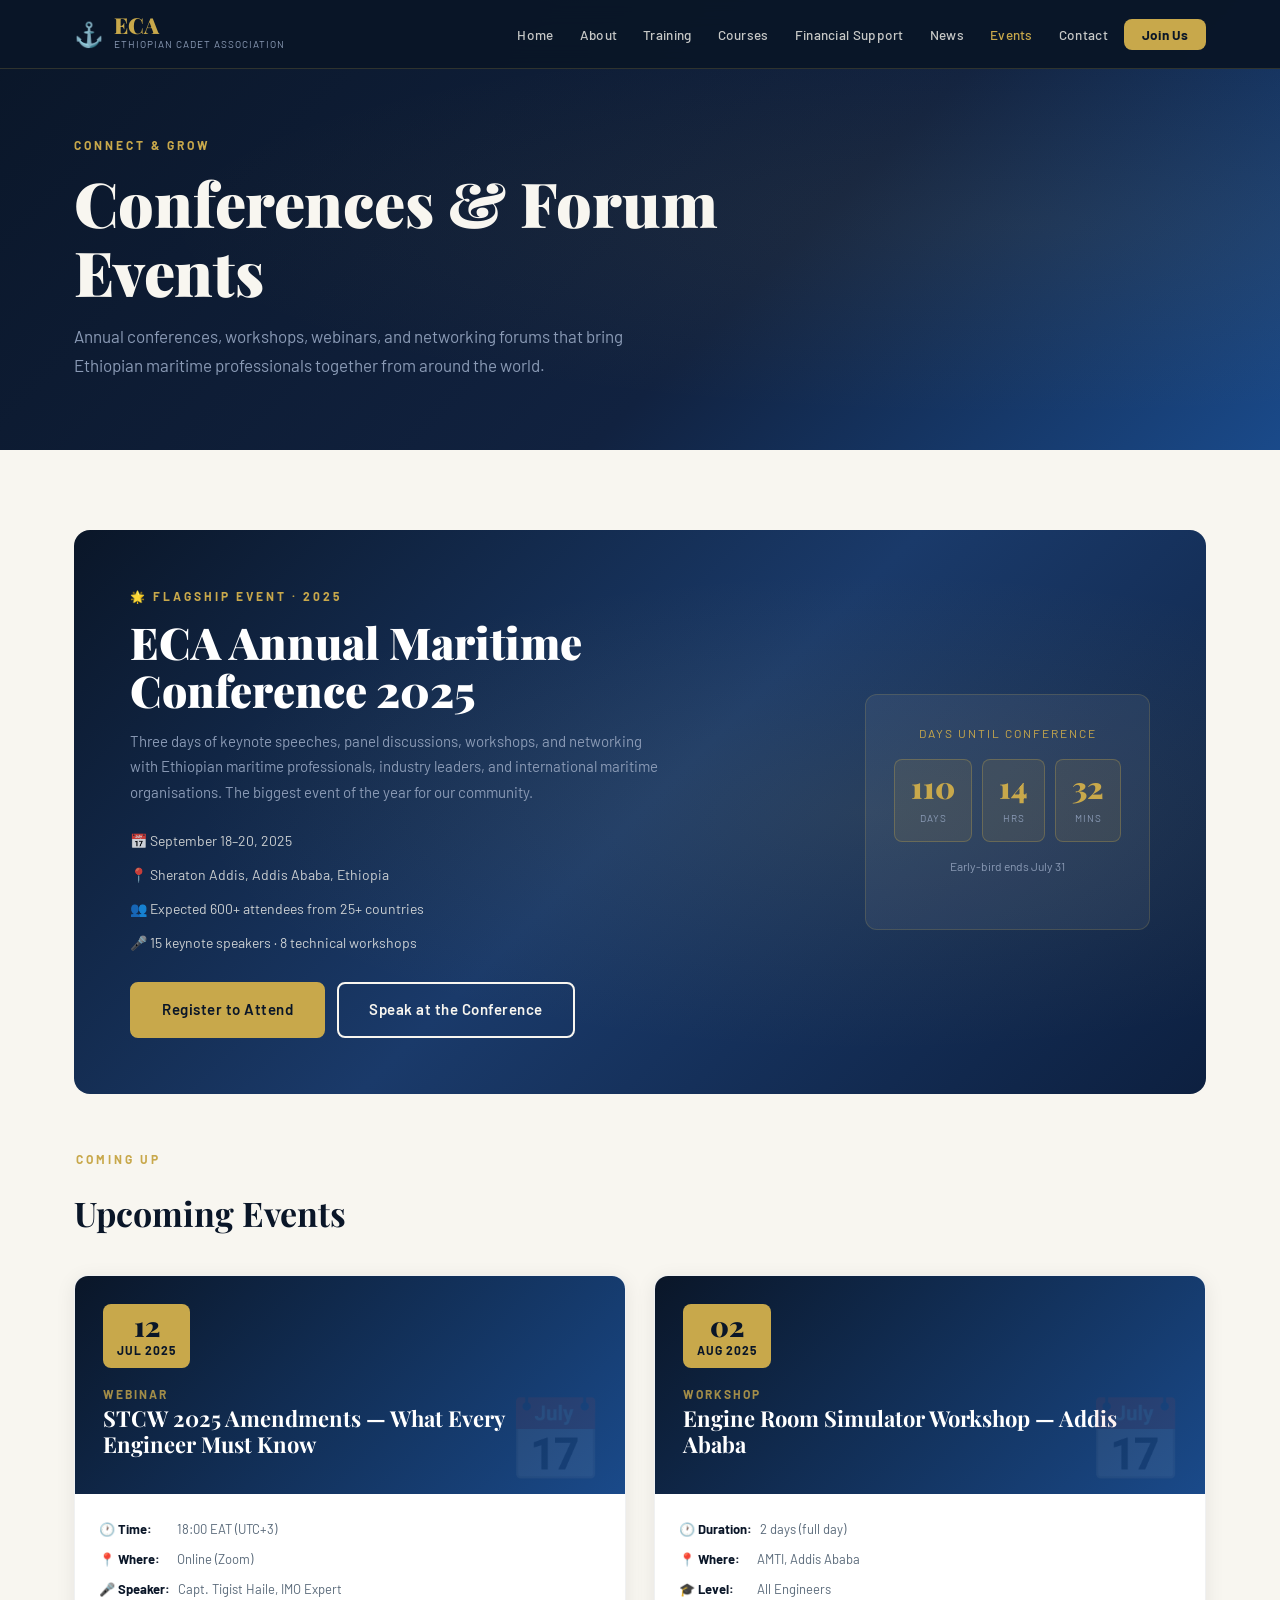
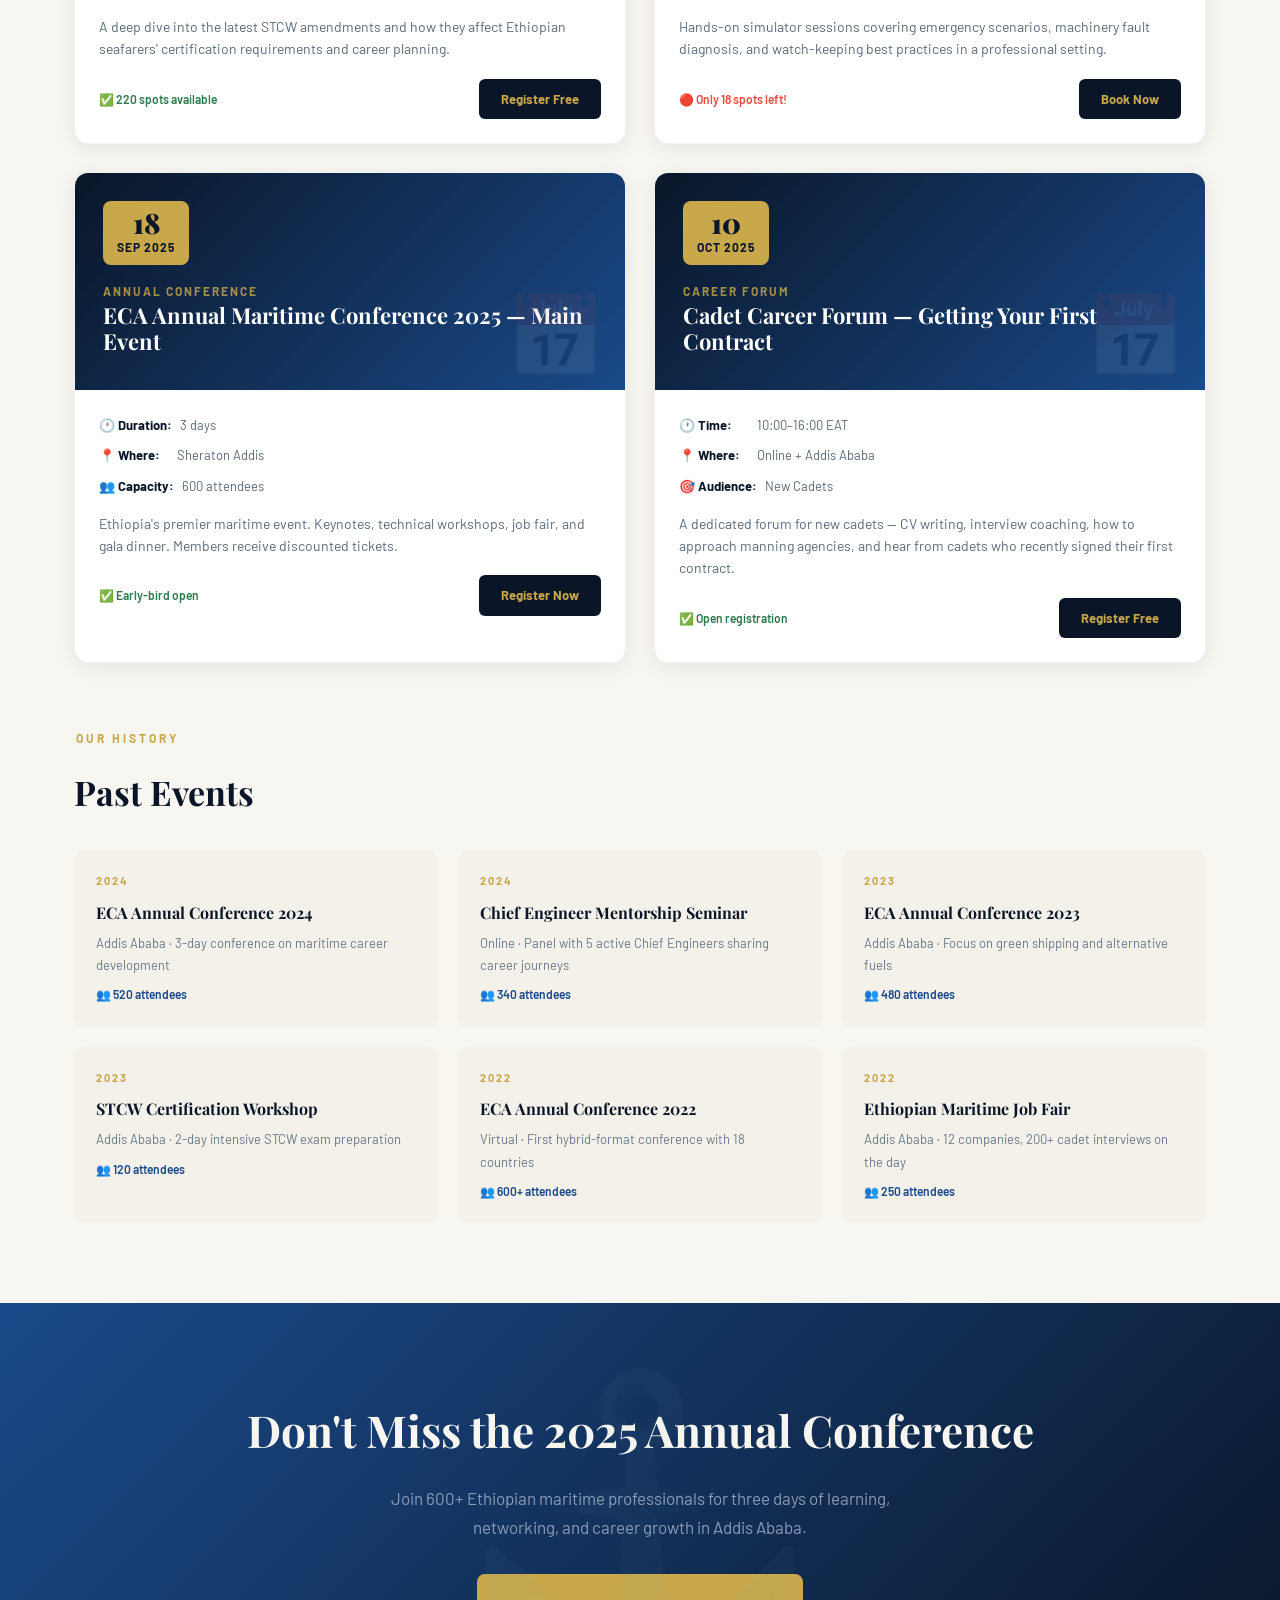
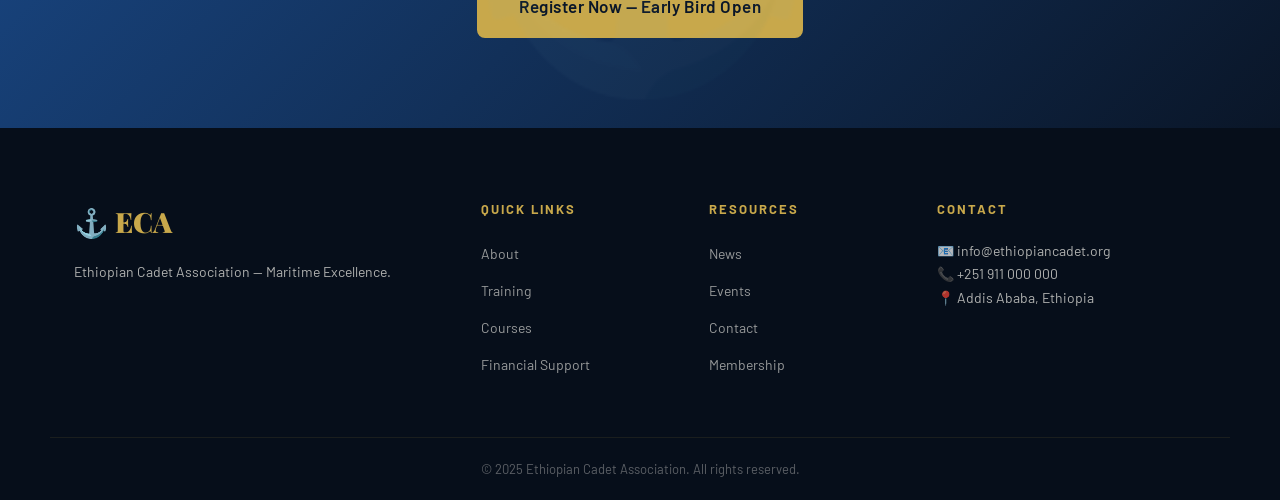
<file: events.html>
<!DOCTYPE html>
<html lang="en">
<head>
  <meta charset="UTF-8"/>
  <meta name="viewport" content="width=device-width, initial-scale=1.0"/>
  <title>Events & Conferences – Ethiopian Cadet Association</title>
  <style>/* ============================================
   ETHIOPIAN CADET ASSOCIATION — STYLESHEET
   ============================================ */

:root {
  --navy: #0a1628;
  --navy-mid: #112240;
  --blue: #1a4a8a;
  --gold: #c8a84b;
  --gold-light: #e8c96b;
  --white: #f8f6f0;
  --gray: #8a9ab5;
  --light-bg: #f4f1ea;
  --font-display: 'Playfair Display', Georgia, serif;
  --font-body: 'Barlow', sans-serif;
  --transition: 0.3s ease;
  --shadow: 0 8px 32px rgba(10,22,40,0.15);
  --radius: 8px;
}

*, *::before, *::after { box-sizing: border-box; margin: 0; padding: 0; }

html { scroll-behavior: smooth; }

body {
  font-family: var(--font-body);
  background: var(--white);
  color: var(--navy);
  line-height: 1.7;
  font-size: 16px;
}

a { text-decoration: none; color: inherit; }
ul { list-style: none; }
img { max-width: 100%; display: block; }

.container {
  max-width: 1180px;
  margin: 0 auto;
  padding: 0 24px;
}

/* ===== BUTTONS ===== */
.btn {
  display: inline-block;
  padding: 13px 30px;
  font-family: var(--font-body);
  font-weight: 600;
  font-size: 15px;
  letter-spacing: 0.5px;
  border-radius: var(--radius);
  transition: var(--transition);
  cursor: pointer;
  border: 2px solid transparent;
}
.btn-primary {
  background: var(--gold);
  color: var(--navy);
  border-color: var(--gold);
}
.btn-primary:hover {
  background: var(--gold-light);
  border-color: var(--gold-light);
  transform: translateY(-2px);
  box-shadow: 0 6px 20px rgba(200,168,75,0.35);
}
.btn-outline {
  background: transparent;
  color: var(--white);
  border-color: var(--white);
}
.btn-outline:hover {
  background: var(--white);
  color: var(--navy);
}
.btn-outline-dark {
  background: transparent;
  color: var(--navy);
  border-color: var(--navy);
}
.btn-outline-dark:hover {
  background: var(--navy);
  color: var(--white);
}
.btn-lg { padding: 16px 40px; font-size: 17px; }

/* ===== NAVBAR ===== */
.navbar {
  position: fixed;
  top: 0; left: 0; right: 0;
  z-index: 1000;
  background: rgba(10, 22, 40, 0.97);
  backdrop-filter: blur(12px);
  border-bottom: 1px solid rgba(200,168,75,0.2);
  transition: var(--transition);
}
.nav-container {
  max-width: 1180px;
  margin: 0 auto;
  padding: 0 24px;
  height: 68px;
  display: flex;
  align-items: center;
  justify-content: space-between;
}
.logo {
  display: flex;
  align-items: center;
  gap: 10px;
}
.logo-icon { font-size: 24px; }
.logo-main {
  display: block;
  font-family: var(--font-display);
  font-size: 22px;
  font-weight: 900;
  color: var(--gold);
  line-height: 1;
}
.logo-sub {
  display: block;
  font-size: 10px;
  color: var(--gray);
  letter-spacing: 1px;
  text-transform: uppercase;
}
.nav-links {
  display: flex;
  align-items: center;
  gap: 6px;
}
.nav-links li a {
  color: rgba(248,246,240,0.8);
  font-size: 13.5px;
  font-weight: 500;
  padding: 6px 10px;
  border-radius: 5px;
  transition: var(--transition);
  letter-spacing: 0.3px;
}
.nav-links li a:hover,
.nav-links li a.active {
  color: var(--gold);
}
.nav-cta {
  background: var(--gold) !important;
  color: var(--navy) !important;
  padding: 7px 18px !important;
  border-radius: var(--radius) !important;
  font-weight: 700 !important;
}
.nav-cta:hover {
  background: var(--gold-light) !important;
  transform: translateY(-1px);
}
.hamburger {
  display: none;
  flex-direction: column;
  gap: 5px;
  background: none;
  border: none;
  cursor: pointer;
  padding: 6px;
}
.hamburger span {
  display: block;
  width: 24px;
  height: 2px;
  background: var(--white);
  border-radius: 2px;
  transition: var(--transition);
}

/* ===== HERO ===== */
.hero {
  min-height: 100vh;
  position: relative;
  display: flex;
  flex-direction: column;
  justify-content: center;
  padding-top: 68px;
  overflow: hidden;
}
.hero-bg {
  position: absolute;
  inset: 0;
  background: 
    linear-gradient(135deg, #0a1628 0%, #112240 40%, #1a3a6a 70%, #0d2040 100%);
}
.hero-bg::after {
  content: '';
  position: absolute;
  inset: 0;
  background-image: 
    radial-gradient(ellipse at 20% 50%, rgba(200,168,75,0.08) 0%, transparent 60%),
    radial-gradient(ellipse at 80% 20%, rgba(26,74,138,0.3) 0%, transparent 50%);
}
/* Subtle wave pattern */
.hero-bg::before {
  content: '';
  position: absolute;
  bottom: 0;
  left: 0;
  right: 0;
  height: 300px;
  background: 
    url("data:image/svg+xml,%3Csvg xmlns='http://www.w3.org/2000/svg' viewBox='0 0 1440 120'%3E%3Cpath fill='rgba(248,246,240,0.03)' d='M0,60 C360,120 720,0 1080,60 C1260,90 1380,30 1440,60 L1440,120 L0,120 Z'/%3E%3C/svg%3E")
    no-repeat bottom;
  background-size: cover;
}
.hero-overlay {
  position: absolute;
  inset: 0;
  background: rgba(10,22,40,0.4);
}
.hero-content {
  position: relative;
  z-index: 2;
  max-width: 1180px;
  margin: 0 auto;
  padding: 80px 24px 40px;
}
.hero-tag {
  font-size: 14px;
  font-weight: 600;
  letter-spacing: 2px;
  text-transform: uppercase;
  color: var(--gold);
  margin-bottom: 20px;
  opacity: 0;
  animation: fadeUp 0.8s 0.2s forwards;
}
.hero-title {
  font-family: var(--font-display);
  font-size: clamp(52px, 8vw, 92px);
  font-weight: 900;
  color: var(--white);
  line-height: 1.0;
  margin-bottom: 24px;
  opacity: 0;
  animation: fadeUp 0.8s 0.4s forwards;
}
.hero-title span {
  color: var(--gold);
  display: block;
}
.hero-desc {
  font-size: 18px;
  color: rgba(248,246,240,0.75);
  max-width: 580px;
  margin-bottom: 36px;
  font-weight: 300;
  opacity: 0;
  animation: fadeUp 0.8s 0.6s forwards;
}
.hero-btns {
  display: flex;
  gap: 16px;
  flex-wrap: wrap;
  opacity: 0;
  animation: fadeUp 0.8s 0.8s forwards;
}
.hero-stats {
  position: relative;
  z-index: 2;
  max-width: 1180px;
  margin: 0 auto;
  padding: 0 24px 60px;
  display: flex;
  gap: 0;
  opacity: 0;
  animation: fadeUp 0.8s 1s forwards;
}
.stat {
  flex: 1;
  text-align: center;
  padding: 28px 20px;
  border-right: 1px solid rgba(200,168,75,0.2);
  position: relative;
}
.stat:last-child { border-right: none; }
.stat::before {
  content: '';
  position: absolute;
  top: 0;
  left: 50%;
  transform: translateX(-50%);
  width: 1px;
  height: 30px;
  background: var(--gold);
  opacity: 0.4;
}
.stat-num {
  display: block;
  font-family: var(--font-display);
  font-size: 38px;
  font-weight: 900;
  color: var(--gold);
  line-height: 1;
}
.stat-label {
  display: block;
  font-size: 12px;
  letter-spacing: 1.5px;
  text-transform: uppercase;
  color: rgba(248,246,240,0.6);
  margin-top: 6px;
}

/* ===== QUICK LINKS ===== */
.quick-links {
  background: var(--navy);
  padding: 60px 0;
}
.ql-grid {
  display: grid;
  grid-template-columns: repeat(4, 1fr);
  gap: 1px;
  background: rgba(200,168,75,0.15);
  border: 1px solid rgba(200,168,75,0.15);
  border-radius: var(--radius);
  overflow: hidden;
}
.ql-card {
  background: var(--navy-mid);
  padding: 36px 28px;
  transition: var(--transition);
  display: block;
}
.ql-card:hover {
  background: var(--blue);
  transform: translateY(-4px);
}
.ql-icon { font-size: 36px; margin-bottom: 14px; display: block; }
.ql-card h3 {
  font-family: var(--font-display);
  font-size: 18px;
  color: var(--gold);
  margin-bottom: 8px;
}
.ql-card p {
  font-size: 14px;
  color: var(--gray);
  line-height: 1.5;
}

/* ===== SECTIONS ===== */
.section { padding: 90px 0; }
.dark-section {
  background: var(--navy);
  color: var(--white);
}
.section-tag {
  display: inline-block;
  font-size: 12px;
  font-weight: 700;
  letter-spacing: 3px;
  text-transform: uppercase;
  color: var(--gold);
  margin-bottom: 16px;
  padding-left: 2px;
}
.section-tag.light { color: var(--gold-light); }
.center-title {
  text-align: center;
  font-family: var(--font-display);
  font-size: clamp(32px, 4vw, 48px);
  font-weight: 900;
  color: var(--white);
  margin-bottom: 16px;
}
.center-desc {
  text-align: center;
  color: var(--gray);
  max-width: 560px;
  margin: 0 auto 50px;
}

/* ===== ABOUT SNIPPET ===== */
.two-col {
  display: grid;
  grid-template-columns: 1fr 1fr;
  gap: 60px;
  align-items: center;
}
.col-text h2 {
  font-family: var(--font-display);
  font-size: clamp(28px, 3vw, 40px);
  font-weight: 900;
  margin-bottom: 20px;
  line-height: 1.2;
}
.col-text p { color: #4a5a70; margin-bottom: 16px; font-size: 16px; }
.visual-card {
  background: var(--navy);
  border-radius: 12px;
  padding: 32px;
  border: 1px solid rgba(200,168,75,0.2);
}
.vc-item {
  color: rgba(248,246,240,0.85);
  font-size: 15px;
  padding: 14px 0;
  border-bottom: 1px solid rgba(200,168,75,0.1);
}
.vc-item:last-child { border-bottom: none; }

/* ===== TRAINING GRID ===== */
.training-grid {
  display: grid;
  grid-template-columns: repeat(3, 1fr);
  gap: 28px;
}
.training-card {
  background: rgba(255,255,255,0.05);
  border: 1px solid rgba(200,168,75,0.15);
  border-radius: 10px;
  padding: 36px 28px;
  transition: var(--transition);
}
.training-card:hover {
  background: rgba(200,168,75,0.07);
  border-color: var(--gold);
  transform: translateY(-4px);
}
.tc-num {
  font-family: var(--font-display);
  font-size: 52px;
  font-weight: 900;
  color: rgba(200,168,75,0.2);
  line-height: 1;
  margin-bottom: 16px;
}
.training-card h3 {
  font-family: var(--font-display);
  font-size: 22px;
  color: var(--gold);
  margin-bottom: 12px;
}
.training-card p { color: var(--gray); font-size: 14px; margin-bottom: 20px; }
.training-card a { color: var(--gold-light); font-weight: 600; font-size: 14px; }

/* ===== NEWS ===== */
.news-grid {
  display: grid;
  grid-template-columns: 2fr 1fr 1fr;
  gap: 24px;
  margin-bottom: 40px;
}
.news-card {
  background: var(--light-bg);
  border-radius: 10px;
  padding: 30px;
  border: 1px solid rgba(10,22,40,0.08);
  transition: var(--transition);
}
.news-card:hover { transform: translateY(-3px); box-shadow: var(--shadow); }
.news-card.featured { background: var(--navy); color: var(--white); }
.news-meta {
  font-size: 12px;
  font-weight: 700;
  letter-spacing: 1.5px;
  text-transform: uppercase;
  color: var(--gold);
  margin-bottom: 12px;
}
.news-card h3 {
  font-family: var(--font-display);
  font-size: 20px;
  margin-bottom: 12px;
  line-height: 1.3;
}
.news-card.featured h3 { color: var(--white); }
.news-card p { font-size: 14px; color: #5a6a7a; line-height: 1.6; }
.news-card.featured p { color: var(--gray); }
.news-link { display: inline-block; margin-top: 16px; color: var(--gold); font-weight: 600; font-size: 14px; }
.center-btn { text-align: center; }

/* ===== CTA SECTION ===== */
.cta-section {
  background: linear-gradient(135deg, var(--blue) 0%, var(--navy) 100%);
  padding: 90px 0;
  text-align: center;
  position: relative;
  overflow: hidden;
}
.cta-section::before {
  content: '⚓';
  position: absolute;
  font-size: 300px;
  opacity: 0.04;
  top: 50%;
  left: 50%;
  transform: translate(-50%, -50%);
  pointer-events: none;
}
.cta-section h2 {
  font-family: var(--font-display);
  font-size: clamp(28px, 4vw, 44px);
  color: var(--white);
  margin-bottom: 16px;
}
.cta-section p {
  color: var(--gray);
  max-width: 560px;
  margin: 0 auto 32px;
  font-size: 17px;
}

/* ===== FOOTER ===== */
.footer {
  background: #060e1a;
  color: rgba(248,246,240,0.7);
  padding: 70px 0 0;
}
.footer-grid {
  display: grid;
  grid-template-columns: 2fr 1fr 1fr 1.5fr;
  gap: 48px;
  padding-bottom: 50px;
}
.footer-logo {
  font-family: var(--font-display);
  font-size: 28px;
  font-weight: 900;
  color: var(--gold);
  margin-bottom: 14px;
}
.footer-col p { font-size: 14px; line-height: 1.7; }
.footer-col h4 {
  font-size: 13px;
  font-weight: 700;
  letter-spacing: 2px;
  text-transform: uppercase;
  color: var(--gold);
  margin-bottom: 18px;
}
.footer-col ul li { margin-bottom: 10px; }
.footer-col ul li a {
  font-size: 14px;
  color: rgba(248,246,240,0.6);
  transition: var(--transition);
}
.footer-col ul li a:hover { color: var(--gold); }
.footer-bottom {
  border-top: 1px solid rgba(200,168,75,0.1);
  padding: 20px 24px;
  text-align: center;
  font-size: 13px;
  color: rgba(248,246,240,0.35);
  max-width: 1180px;
  margin: 0 auto;
}

/* ===== PAGE HERO (inner pages) ===== */
.page-hero {
  background: linear-gradient(135deg, var(--navy) 0%, var(--navy-mid) 60%, var(--blue) 100%);
  padding: 130px 0 70px;
  position: relative;
  overflow: hidden;
}
.page-hero::after {
  content: '';
  position: absolute;
  inset: 0;
  background: radial-gradient(ellipse at 80% 50%, rgba(200,168,75,0.07) 0%, transparent 60%);
}
.page-hero .container { position: relative; z-index: 1; }
.page-hero-tag {
  display: inline-block;
  font-size: 12px;
  font-weight: 700;
  letter-spacing: 3px;
  text-transform: uppercase;
  color: var(--gold);
  margin-bottom: 14px;
}
.page-hero h1 {
  font-family: var(--font-display);
  font-size: clamp(36px, 5vw, 62px);
  font-weight: 900;
  color: var(--white);
  line-height: 1.1;
  max-width: 700px;
}
.page-hero p {
  color: var(--gray);
  font-size: 17px;
  max-width: 580px;
  margin-top: 16px;
}

/* ===== GENERAL PAGE CONTENT ===== */
.page-content { padding: 80px 0; }
.content-block { margin-bottom: 60px; }
.content-block h2 {
  font-family: var(--font-display);
  font-size: 32px;
  font-weight: 900;
  margin-bottom: 18px;
  color: var(--navy);
}
.content-block p { color: #4a5a70; font-size: 16px; margin-bottom: 14px; }

/* ===== CARDS GRID ===== */
.cards-grid {
  display: grid;
  grid-template-columns: repeat(3, 1fr);
  gap: 24px;
}
.card {
  background: var(--light-bg);
  border-radius: 10px;
  padding: 32px;
  border: 1px solid rgba(10,22,40,0.08);
  transition: var(--transition);
}
.card:hover { transform: translateY(-4px); box-shadow: var(--shadow); }
.card-icon { font-size: 36px; margin-bottom: 16px; }
.card h3 {
  font-family: var(--font-display);
  font-size: 20px;
  margin-bottom: 10px;
  color: var(--navy);
}
.card p { font-size: 14px; color: #5a6a7a; }

/* ===== FORM ===== */
.form-section { padding: 80px 0; background: var(--light-bg); }
.form-wrapper {
  max-width: 680px;
  margin: 0 auto;
  background: var(--white);
  padding: 48px;
  border-radius: 14px;
  box-shadow: var(--shadow);
}
.form-title {
  font-family: var(--font-display);
  font-size: 28px;
  font-weight: 900;
  margin-bottom: 8px;
  color: var(--navy);
}
.form-subtitle { color: #6a7a8a; font-size: 15px; margin-bottom: 32px; }
.form-group { margin-bottom: 22px; }
.form-group label {
  display: block;
  font-size: 13px;
  font-weight: 700;
  letter-spacing: 0.5px;
  color: var(--navy);
  margin-bottom: 7px;
  text-transform: uppercase;
}
.form-group input,
.form-group select,
.form-group textarea {
  width: 100%;
  padding: 13px 16px;
  border: 1.5px solid #d8dde6;
  border-radius: var(--radius);
  font-family: var(--font-body);
  font-size: 15px;
  color: var(--navy);
  background: var(--white);
  transition: var(--transition);
  outline: none;
}
.form-group input:focus,
.form-group select:focus,
.form-group textarea:focus {
  border-color: var(--blue);
  box-shadow: 0 0 0 3px rgba(26,74,138,0.1);
}
.form-group textarea { resize: vertical; min-height: 120px; }
.form-row { display: grid; grid-template-columns: 1fr 1fr; gap: 16px; }
.form-submit {
  width: 100%;
  padding: 15px;
  background: var(--navy);
  color: var(--gold);
  border: none;
  border-radius: var(--radius);
  font-family: var(--font-body);
  font-size: 16px;
  font-weight: 700;
  letter-spacing: 1px;
  cursor: pointer;
  transition: var(--transition);
}
.form-submit:hover { background: var(--blue); transform: translateY(-2px); }

/* ===== TABLE ===== */
.table-wrapper { overflow-x: auto; }
table { width: 100%; border-collapse: collapse; font-size: 14px; }
th {
  background: var(--navy);
  color: var(--gold);
  padding: 14px 18px;
  text-align: left;
  font-size: 12px;
  letter-spacing: 1px;
  text-transform: uppercase;
}
td { padding: 14px 18px; border-bottom: 1px solid #e8ecf0; color: #3a4a5a; }
tr:hover td { background: var(--light-bg); }

/* ===== ANIMATIONS ===== */
@keyframes fadeUp {
  from { opacity: 0; transform: translateY(30px); }
  to   { opacity: 1; transform: translateY(0); }
}
.fade-in {
  opacity: 0;
  transform: translateY(24px);
  transition: opacity 0.7s ease, transform 0.7s ease;
}
.fade-in.visible { opacity: 1; transform: translateY(0); }

/* ===== RESPONSIVE ===== */
@media (max-width: 1024px) {
  .ql-grid { grid-template-columns: repeat(2, 1fr); }
  .training-grid { grid-template-columns: repeat(2, 1fr); }
  .news-grid { grid-template-columns: 1fr 1fr; }
  .news-card.featured { grid-column: 1 / -1; }
  .footer-grid { grid-template-columns: 1fr 1fr; gap: 36px; }
}
@media (max-width: 768px) {
  .hamburger { display: flex; }
  .nav-links {
    display: none;
    position: absolute;
    top: 68px;
    left: 0;
    right: 0;
    background: var(--navy);
    flex-direction: column;
    padding: 20px;
    gap: 4px;
    border-bottom: 1px solid rgba(200,168,75,0.2);
  }
  .nav-links.open { display: flex; }
  .nav-links li a { display: block; padding: 12px 16px; font-size: 15px; }
  .hero-stats { flex-direction: column; gap: 0; }
  .stat { border-right: none; border-bottom: 1px solid rgba(200,168,75,0.2); }
  .two-col { grid-template-columns: 1fr; gap: 36px; }
  .training-grid { grid-template-columns: 1fr; }
  .news-grid { grid-template-columns: 1fr; }
  .cards-grid { grid-template-columns: 1fr; }
  .footer-grid { grid-template-columns: 1fr; gap: 32px; }
  .form-row { grid-template-columns: 1fr; }
  .form-wrapper { padding: 28px 20px; }
}
@media (max-width: 480px) {
  .ql-grid { grid-template-columns: 1fr; }
  .hero-btns { flex-direction: column; }
  .btn { text-align: center; }
}
</style>
  <link href="https://fonts.googleapis.com/css2?family=Playfair+Display:wght@700;900&family=Barlow:wght@300;400;500;600&display=swap" rel="stylesheet">
  <style>
    .events-grid{display:grid;grid-template-columns:repeat(2,1fr);gap:28px;margin-bottom:60px}
    .event-card{background:white;border-radius:14px;overflow:hidden;box-shadow:0 4px 20px rgba(10,22,40,0.08);transition:var(--transition);border:1px solid rgba(10,22,40,0.06)}
    .event-card:hover{transform:translateY(-5px);box-shadow:0 14px 40px rgba(10,22,40,0.14)}
    .event-header{background:linear-gradient(135deg,var(--navy),var(--blue));padding:28px;position:relative;overflow:hidden}
    .event-header::after{content:'📅';position:absolute;right:20px;bottom:-10px;font-size:80px;opacity:0.07}
    .event-date-badge{display:inline-flex;flex-direction:column;align-items:center;background:var(--gold);color:var(--navy);border-radius:8px;padding:8px 14px;margin-bottom:16px}
    .event-date-badge .day{font-family:var(--font-display);font-size:28px;font-weight:900;line-height:1}
    .event-date-badge .month{font-size:12px;font-weight:700;letter-spacing:1px;text-transform:uppercase}
    .event-header h3{font-family:var(--font-display);font-size:22px;color:white;margin-bottom:8px;line-height:1.2}
    .event-type{font-size:12px;font-weight:700;letter-spacing:2px;text-transform:uppercase;color:rgba(200,168,75,0.8)}
    .event-body{padding:24px}
    .event-meta{display:flex;flex-direction:column;gap:8px;margin-bottom:16px}
    .event-meta-item{display:flex;align-items:center;gap:8px;font-size:13px;color:#5a6a7a}
    .event-meta-item strong{color:var(--navy);min-width:70px}
    .event-body p{font-size:14px;color:#5a6a7a;line-height:1.6;margin-bottom:18px}
    .event-footer{display:flex;gap:10px;align-items:center;justify-content:space-between}
    .spots-left{font-size:12px;font-weight:600;color:#e74c3c}
    .spots-ok{font-size:12px;font-weight:600;color:#2a7a4a}
    .register-event-btn{padding:9px 22px;background:var(--navy);color:var(--gold);border-radius:6px;font-size:13px;font-weight:700;transition:var(--transition)}
    .register-event-btn:hover{background:var(--blue)}
    /* Featured annual conference */
    .conf-hero{background:linear-gradient(135deg,#0a1628 0%,#1a3a6a 50%,#0d2040 100%);border-radius:16px;padding:56px;color:white;margin-bottom:50px;position:relative;overflow:hidden}
    .conf-hero::before{content:'';position:absolute;inset:0;background:radial-gradient(ellipse at 70% 50%,rgba(200,168,75,0.1) 0%,transparent 60%)}
    .conf-hero-inner{position:relative;z-index:1;display:grid;grid-template-columns:1fr auto;gap:40px;align-items:center}
    .conf-tag{font-size:12px;font-weight:700;letter-spacing:3px;text-transform:uppercase;color:var(--gold);margin-bottom:12px}
    .conf-hero h2{font-family:var(--font-display);font-size:clamp(28px,4vw,44px);font-weight:900;color:white;margin-bottom:14px;line-height:1.1}
    .conf-hero p{color:var(--gray);font-size:15px;max-width:540px;line-height:1.7;margin-bottom:24px}
    .conf-details{display:flex;flex-direction:column;gap:10px;margin-bottom:28px}
    .conf-detail{font-size:14px;color:rgba(248,246,240,0.8)}
    .conf-countdown{background:rgba(255,255,255,0.06);border:1px solid rgba(200,168,75,0.2);border-radius:12px;padding:28px;text-align:center;flex-shrink:0}
    .countdown-label{font-size:12px;letter-spacing:2px;text-transform:uppercase;color:var(--gold);margin-bottom:16px}
    .countdown-boxes{display:flex;gap:10px}
    .cd-box{background:rgba(200,168,75,0.1);border:1px solid rgba(200,168,75,0.3);border-radius:8px;padding:12px 16px;text-align:center}
    .cd-num{font-family:var(--font-display);font-size:30px;font-weight:900;color:var(--gold);display:block;line-height:1}
    .cd-unit{font-size:10px;color:var(--gray);letter-spacing:1px;text-transform:uppercase}
    /* Past events */
    .past-grid{display:grid;grid-template-columns:repeat(3,1fr);gap:20px}
    .past-card{background:var(--light-bg);border-radius:10px;padding:22px;transition:var(--transition)}
    .past-card:hover{background:white;box-shadow:var(--shadow)}
    .past-year{font-size:11px;font-weight:700;letter-spacing:2px;color:var(--gold);text-transform:uppercase;margin-bottom:8px}
    .past-card h4{font-family:var(--font-display);font-size:16px;margin-bottom:6px;color:var(--navy)}
    .past-card p{font-size:13px;color:#6a7a8a}
    .past-attendees{font-size:12px;font-weight:600;color:var(--blue);margin-top:8px}
    @media(max-width:900px){.events-grid{grid-template-columns:1fr}.conf-hero-inner{grid-template-columns:1fr}.past-grid{grid-template-columns:1fr 1fr}}
    @media(max-width:600px){.past-grid{grid-template-columns:1fr}.conf-countdown{margin-top:20px}}
  </style>
</head>
<body>
<nav class="navbar" id="navbar">
  <div class="nav-container">
    <a href="index.html" class="logo"><span class="logo-icon">⚓</span><div class="logo-text"><span class="logo-main">ECA</span><span class="logo-sub">Ethiopian Cadet Association</span></div></a>
    <button class="hamburger" id="hamburger"><span></span><span></span><span></span></button>
    <ul class="nav-links" id="navLinks">
      <li><a href="index.html">Home</a></li><li><a href="about.html">About</a></li>
      <li><a href="training.html">Training</a></li><li><a href="courses.html">Courses</a></li>
      <li><a href="financial.html">Financial Support</a></li><li><a href="news.html">News</a></li>
      <li><a href="events.html" class="active">Events</a></li><li><a href="contact.html">Contact</a></li>
      <li><a href="register.html" class="nav-cta">Join Us</a></li>
    </ul>
  </div>
</nav>

<section class="page-hero">
  <div class="container">
    <span class="page-hero-tag">Connect & Grow</span>
    <h1>Conferences & Forum Events</h1>
    <p>Annual conferences, workshops, webinars, and networking forums that bring Ethiopian maritime professionals together from around the world.</p>
  </div>
</section>

<section class="page-content">
  <div class="container">

    <!-- Annual Conference Hero -->
    <div class="conf-hero fade-in">
      <div class="conf-hero-inner">
        <div>
          <div class="conf-tag">🌟 Flagship Event · 2025</div>
          <h2>ECA Annual Maritime Conference 2025</h2>
          <p>Three days of keynote speeches, panel discussions, workshops, and networking with Ethiopian maritime professionals, industry leaders, and international maritime organisations. The biggest event of the year for our community.</p>
          <div class="conf-details">
            <div class="conf-detail">📅 September 18–20, 2025</div>
            <div class="conf-detail">📍 Sheraton Addis, Addis Ababa, Ethiopia</div>
            <div class="conf-detail">👥 Expected 600+ attendees from 25+ countries</div>
            <div class="conf-detail">🎤 15 keynote speakers · 8 technical workshops</div>
          </div>
          <div style="display:flex;gap:12px;flex-wrap:wrap">
            <a href="register.html" class="btn btn-primary">Register to Attend</a>
            <a href="contact.html" class="btn btn-outline">Speak at the Conference</a>
          </div>
        </div>
        <div class="conf-countdown">
          <div class="countdown-label">Days Until Conference</div>
          <div class="countdown-boxes" id="countdown">
            <div class="cd-box"><span class="cd-num" id="cd-days">110</span><span class="cd-unit">Days</span></div>
            <div class="cd-box"><span class="cd-num" id="cd-hours">14</span><span class="cd-unit">Hrs</span></div>
            <div class="cd-box"><span class="cd-num" id="cd-mins">32</span><span class="cd-unit">Mins</span></div>
          </div>
          <p style="font-size:12px;color:var(--gray);margin-top:14px;text-align:center">Early-bird ends July 31</p>
        </div>
      </div>
    </div>

    <!-- Upcoming Events -->
    <span class="section-tag">Coming Up</span>
    <h2 style="font-family:var(--font-display);font-size:34px;margin-bottom:32px;">Upcoming Events</h2>

    <div class="events-grid">

      <div class="event-card fade-in">
        <div class="event-header">
          <div class="event-date-badge"><span class="day">12</span><span class="month">Jul 2025</span></div>
          <div class="event-type">Webinar</div>
          <h3>STCW 2025 Amendments — What Every Engineer Must Know</h3>
        </div>
        <div class="event-body">
          <div class="event-meta">
            <div class="event-meta-item"><strong>🕐 Time:</strong> 18:00 EAT (UTC+3)</div>
            <div class="event-meta-item"><strong>📍 Where:</strong> Online (Zoom)</div>
            <div class="event-meta-item"><strong>🎤 Speaker:</strong> Capt. Tigist Haile, IMO Expert</div>
          </div>
          <p>A deep dive into the latest STCW amendments and how they affect Ethiopian seafarers' certification requirements and career planning.</p>
          <div class="event-footer"><span class="spots-ok">✅ 220 spots available</span><a href="register.html" class="register-event-btn">Register Free</a></div>
        </div>
      </div>

      <div class="event-card fade-in">
        <div class="event-header">
          <div class="event-date-badge"><span class="day">02</span><span class="month">Aug 2025</span></div>
          <div class="event-type">Workshop</div>
          <h3>Engine Room Simulator Workshop — Addis Ababa</h3>
        </div>
        <div class="event-body">
          <div class="event-meta">
            <div class="event-meta-item"><strong>🕐 Duration:</strong> 2 days (full day)</div>
            <div class="event-meta-item"><strong>📍 Where:</strong> AMTI, Addis Ababa</div>
            <div class="event-meta-item"><strong>🎓 Level:</strong> All Engineers</div>
          </div>
          <p>Hands-on simulator sessions covering emergency scenarios, machinery fault diagnosis, and watch-keeping best practices in a professional setting.</p>
          <div class="event-footer"><span class="spots-left">🔴 Only 18 spots left!</span><a href="register.html" class="register-event-btn">Book Now</a></div>
        </div>
      </div>

      <div class="event-card fade-in">
        <div class="event-header">
          <div class="event-date-badge"><span class="day">18</span><span class="month">Sep 2025</span></div>
          <div class="event-type">Annual Conference</div>
          <h3>ECA Annual Maritime Conference 2025 — Main Event</h3>
        </div>
        <div class="event-body">
          <div class="event-meta">
            <div class="event-meta-item"><strong>🕐 Duration:</strong> 3 days</div>
            <div class="event-meta-item"><strong>📍 Where:</strong> Sheraton Addis</div>
            <div class="event-meta-item"><strong>👥 Capacity:</strong> 600 attendees</div>
          </div>
          <p>Ethiopia's premier maritime event. Keynotes, technical workshops, job fair, and gala dinner. Members receive discounted tickets.</p>
          <div class="event-footer"><span class="spots-ok">✅ Early-bird open</span><a href="register.html" class="register-event-btn">Register Now</a></div>
        </div>
      </div>

      <div class="event-card fade-in">
        <div class="event-header">
          <div class="event-date-badge"><span class="day">10</span><span class="month">Oct 2025</span></div>
          <div class="event-type">Career Forum</div>
          <h3>Cadet Career Forum — Getting Your First Contract</h3>
        </div>
        <div class="event-body">
          <div class="event-meta">
            <div class="event-meta-item"><strong>🕐 Time:</strong> 10:00–16:00 EAT</div>
            <div class="event-meta-item"><strong>📍 Where:</strong> Online + Addis Ababa</div>
            <div class="event-meta-item"><strong>🎯 Audience:</strong> New Cadets</div>
          </div>
          <p>A dedicated forum for new cadets — CV writing, interview coaching, how to approach manning agencies, and hear from cadets who recently signed their first contract.</p>
          <div class="event-footer"><span class="spots-ok">✅ Open registration</span><a href="register.html" class="register-event-btn">Register Free</a></div>
        </div>
      </div>

    </div>

    <!-- Past Events -->
    <span class="section-tag">Our History</span>
    <h2 style="font-family:var(--font-display);font-size:34px;margin-bottom:28px;">Past Events</h2>
    <div class="past-grid fade-in">
      <div class="past-card"><div class="past-year">2024</div><h4>ECA Annual Conference 2024</h4><p>Addis Ababa · 3-day conference on maritime career development</p><div class="past-attendees">👥 520 attendees</div></div>
      <div class="past-card"><div class="past-year">2024</div><h4>Chief Engineer Mentorship Seminar</h4><p>Online · Panel with 5 active Chief Engineers sharing career journeys</p><div class="past-attendees">👥 340 attendees</div></div>
      <div class="past-card"><div class="past-year">2023</div><h4>ECA Annual Conference 2023</h4><p>Addis Ababa · Focus on green shipping and alternative fuels</p><div class="past-attendees">👥 480 attendees</div></div>
      <div class="past-card"><div class="past-year">2023</div><h4>STCW Certification Workshop</h4><p>Addis Ababa · 2-day intensive STCW exam preparation</p><div class="past-attendees">👥 120 attendees</div></div>
      <div class="past-card"><div class="past-year">2022</div><h4>ECA Annual Conference 2022</h4><p>Virtual · First hybrid-format conference with 18 countries</p><div class="past-attendees">👥 600+ attendees</div></div>
      <div class="past-card"><div class="past-year">2022</div><h4>Ethiopian Maritime Job Fair</h4><p>Addis Ababa · 12 companies, 200+ cadet interviews on the day</p><div class="past-attendees">👥 250 attendees</div></div>
    </div>

  </div>
</section>

<section class="cta-section">
  <div class="container">
    <h2>Don't Miss the 2025 Annual Conference</h2>
    <p>Join 600+ Ethiopian maritime professionals for three days of learning, networking, and career growth in Addis Ababa.</p>
    <a href="register.html" class="btn btn-primary btn-lg">Register Now — Early Bird Open</a>
  </div>
</section>

<footer class="footer">
  <div class="container footer-grid">
    <div class="footer-col"><div class="footer-logo">⚓ ECA</div><p>Ethiopian Cadet Association — Maritime Excellence.</p></div>
    <div class="footer-col"><h4>Quick Links</h4><ul><li><a href="about.html">About</a></li><li><a href="training.html">Training</a></li><li><a href="courses.html">Courses</a></li><li><a href="financial.html">Financial Support</a></li></ul></div>
    <div class="footer-col"><h4>Resources</h4><ul><li><a href="news.html">News</a></li><li><a href="events.html">Events</a></li><li><a href="contact.html">Contact</a></li><li><a href="register.html">Membership</a></li></ul></div>
    <div class="footer-col"><h4>Contact</h4><p>📧 info@ethiopiancadet.org</p><p>📞 +251 911 000 000</p><p>📍 Addis Ababa, Ethiopia</p></div>
  </div>
  <div class="footer-bottom"><p>© 2025 Ethiopian Cadet Association. All rights reserved.</p></div>
</footer>
<script>// ===== NAVBAR SCROLL EFFECT =====
const navbar = document.getElementById('navbar');
window.addEventListener('scroll', () => {
  if (window.scrollY > 50) {
    navbar.style.boxShadow = '0 4px 30px rgba(0,0,0,0.3)';
  } else {
    navbar.style.boxShadow = 'none';
  }
});

// ===== HAMBURGER MENU =====
const hamburger = document.getElementById('hamburger');
const navLinks = document.getElementById('navLinks');
if (hamburger && navLinks) {
  hamburger.addEventListener('click', () => {
    navLinks.classList.toggle('open');
    hamburger.classList.toggle('active');
  });
  // Close menu when a link is clicked
  navLinks.querySelectorAll('a').forEach(link => {
    link.addEventListener('click', () => {
      navLinks.classList.remove('open');
    });
  });
}

// ===== SCROLL FADE-IN ANIMATION =====
const fadeEls = document.querySelectorAll('.fade-in');
const observer = new IntersectionObserver((entries) => {
  entries.forEach(entry => {
    if (entry.isIntersecting) {
      entry.target.classList.add('visible');
      observer.unobserve(entry.target);
    }
  });
}, { threshold: 0.1 });
fadeEls.forEach(el => observer.observe(el));

// ===== FORM SUBMISSION (Contact & Register) =====
const forms = document.querySelectorAll('form[data-form]');
forms.forEach(form => {
  form.addEventListener('submit', function(e) {
    e.preventDefault();
    const btn = form.querySelector('.form-submit');
    const originalText = btn.textContent;
    btn.textContent = '✓ Submitted Successfully!';
    btn.style.background = '#2a7a4a';
    btn.disabled = true;
    setTimeout(() => {
      btn.textContent = originalText;
      btn.style.background = '';
      btn.disabled = false;
      form.reset();
    }, 4000);
  });
});

// ===== ACTIVE NAV LINK =====
const currentPath = window.location.pathname.split('/').pop();
document.querySelectorAll('.nav-links a').forEach(link => {
  const linkPath = link.getAttribute('href').split('/').pop();
  if (currentPath === linkPath) {
    link.classList.add('active');
  } else if (currentPath === '' && linkPath === 'index.html') {
    link.classList.add('active');
  }
});
</script>
<script>
// Countdown to Sep 18 2025
function updateCountdown(){
  const target=new Date('2025-09-18T08:00:00');
  const now=new Date();
  const diff=target-now;
  if(diff>0){
    document.getElementById('cd-days').textContent=Math.floor(diff/86400000);
    document.getElementById('cd-hours').textContent=Math.floor((diff%86400000)/3600000);
    document.getElementById('cd-mins').textContent=Math.floor((diff%3600000)/60000);
  }
}
updateCountdown();
setInterval(updateCountdown,60000);
</script>
</body>
</html>
</file>
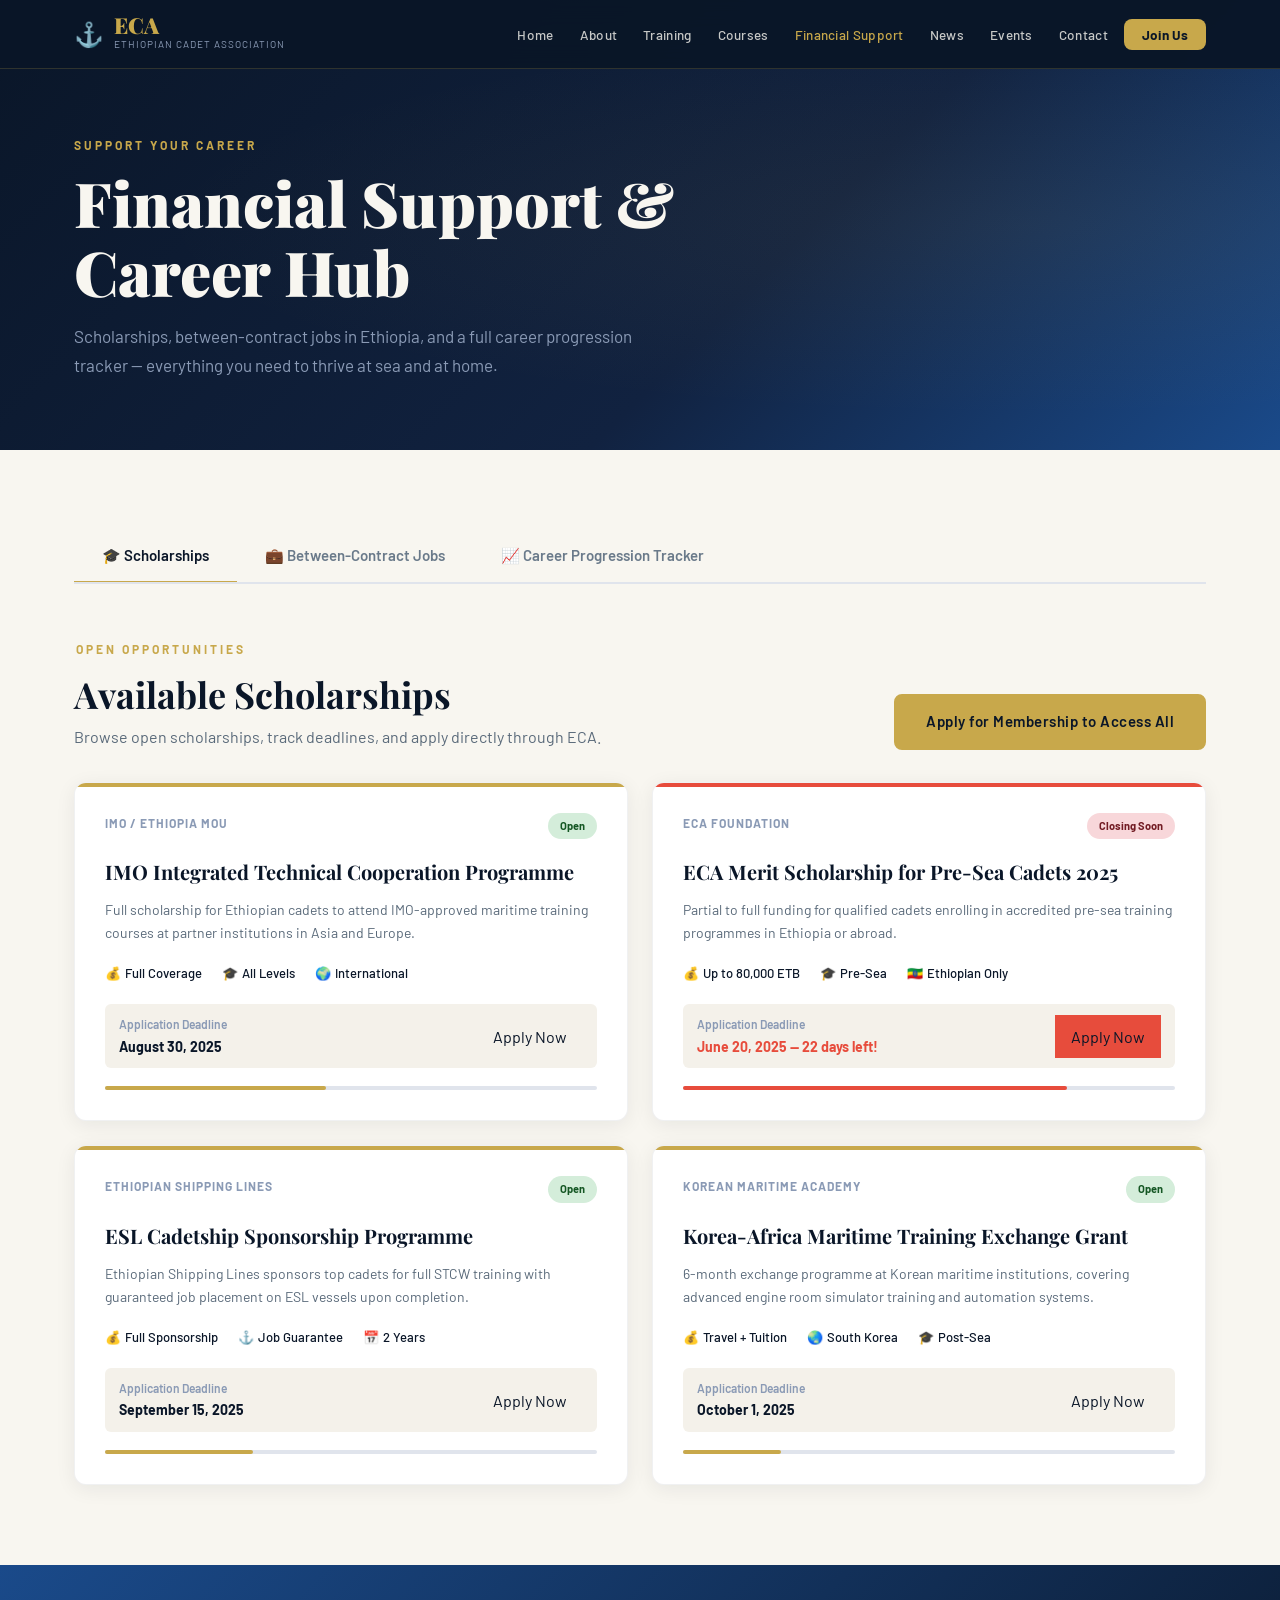
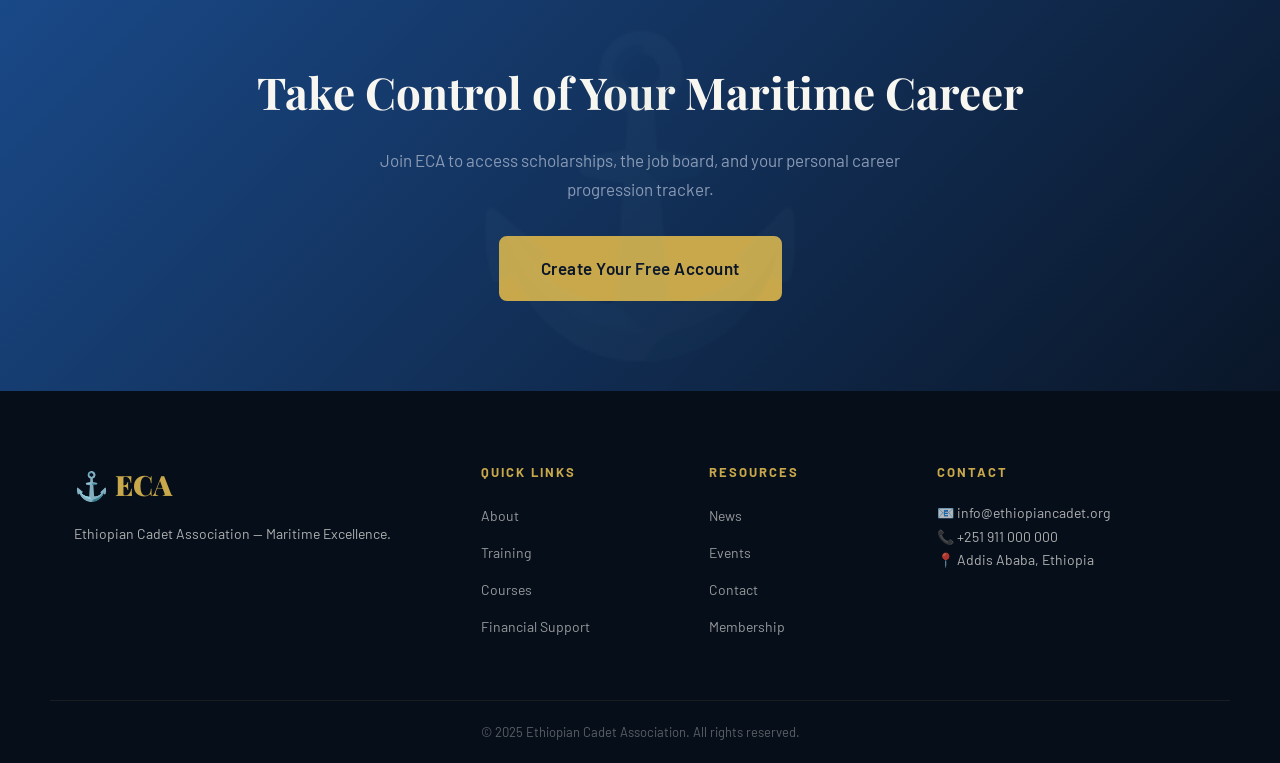
<file: financial.html>
<!DOCTYPE html>
<html lang="en">
<head>
  <meta charset="UTF-8"/>
  <meta name="viewport" content="width=device-width, initial-scale=1.0"/>
  <title>Financial Support – Ethiopian Cadet Association</title>
  <style>/* ============================================
   ETHIOPIAN CADET ASSOCIATION — STYLESHEET
   ============================================ */

:root {
  --navy: #0a1628;
  --navy-mid: #112240;
  --blue: #1a4a8a;
  --gold: #c8a84b;
  --gold-light: #e8c96b;
  --white: #f8f6f0;
  --gray: #8a9ab5;
  --light-bg: #f4f1ea;
  --font-display: 'Playfair Display', Georgia, serif;
  --font-body: 'Barlow', sans-serif;
  --transition: 0.3s ease;
  --shadow: 0 8px 32px rgba(10,22,40,0.15);
  --radius: 8px;
}

*, *::before, *::after { box-sizing: border-box; margin: 0; padding: 0; }

html { scroll-behavior: smooth; }

body {
  font-family: var(--font-body);
  background: var(--white);
  color: var(--navy);
  line-height: 1.7;
  font-size: 16px;
}

a { text-decoration: none; color: inherit; }
ul { list-style: none; }
img { max-width: 100%; display: block; }

.container {
  max-width: 1180px;
  margin: 0 auto;
  padding: 0 24px;
}

/* ===== BUTTONS ===== */
.btn {
  display: inline-block;
  padding: 13px 30px;
  font-family: var(--font-body);
  font-weight: 600;
  font-size: 15px;
  letter-spacing: 0.5px;
  border-radius: var(--radius);
  transition: var(--transition);
  cursor: pointer;
  border: 2px solid transparent;
}
.btn-primary {
  background: var(--gold);
  color: var(--navy);
  border-color: var(--gold);
}
.btn-primary:hover {
  background: var(--gold-light);
  border-color: var(--gold-light);
  transform: translateY(-2px);
  box-shadow: 0 6px 20px rgba(200,168,75,0.35);
}
.btn-outline {
  background: transparent;
  color: var(--white);
  border-color: var(--white);
}
.btn-outline:hover {
  background: var(--white);
  color: var(--navy);
}
.btn-outline-dark {
  background: transparent;
  color: var(--navy);
  border-color: var(--navy);
}
.btn-outline-dark:hover {
  background: var(--navy);
  color: var(--white);
}
.btn-lg { padding: 16px 40px; font-size: 17px; }

/* ===== NAVBAR ===== */
.navbar {
  position: fixed;
  top: 0; left: 0; right: 0;
  z-index: 1000;
  background: rgba(10, 22, 40, 0.97);
  backdrop-filter: blur(12px);
  border-bottom: 1px solid rgba(200,168,75,0.2);
  transition: var(--transition);
}
.nav-container {
  max-width: 1180px;
  margin: 0 auto;
  padding: 0 24px;
  height: 68px;
  display: flex;
  align-items: center;
  justify-content: space-between;
}
.logo {
  display: flex;
  align-items: center;
  gap: 10px;
}
.logo-icon { font-size: 24px; }
.logo-main {
  display: block;
  font-family: var(--font-display);
  font-size: 22px;
  font-weight: 900;
  color: var(--gold);
  line-height: 1;
}
.logo-sub {
  display: block;
  font-size: 10px;
  color: var(--gray);
  letter-spacing: 1px;
  text-transform: uppercase;
}
.nav-links {
  display: flex;
  align-items: center;
  gap: 6px;
}
.nav-links li a {
  color: rgba(248,246,240,0.8);
  font-size: 13.5px;
  font-weight: 500;
  padding: 6px 10px;
  border-radius: 5px;
  transition: var(--transition);
  letter-spacing: 0.3px;
}
.nav-links li a:hover,
.nav-links li a.active {
  color: var(--gold);
}
.nav-cta {
  background: var(--gold) !important;
  color: var(--navy) !important;
  padding: 7px 18px !important;
  border-radius: var(--radius) !important;
  font-weight: 700 !important;
}
.nav-cta:hover {
  background: var(--gold-light) !important;
  transform: translateY(-1px);
}
.hamburger {
  display: none;
  flex-direction: column;
  gap: 5px;
  background: none;
  border: none;
  cursor: pointer;
  padding: 6px;
}
.hamburger span {
  display: block;
  width: 24px;
  height: 2px;
  background: var(--white);
  border-radius: 2px;
  transition: var(--transition);
}

/* ===== HERO ===== */
.hero {
  min-height: 100vh;
  position: relative;
  display: flex;
  flex-direction: column;
  justify-content: center;
  padding-top: 68px;
  overflow: hidden;
}
.hero-bg {
  position: absolute;
  inset: 0;
  background: 
    linear-gradient(135deg, #0a1628 0%, #112240 40%, #1a3a6a 70%, #0d2040 100%);
}
.hero-bg::after {
  content: '';
  position: absolute;
  inset: 0;
  background-image: 
    radial-gradient(ellipse at 20% 50%, rgba(200,168,75,0.08) 0%, transparent 60%),
    radial-gradient(ellipse at 80% 20%, rgba(26,74,138,0.3) 0%, transparent 50%);
}
/* Subtle wave pattern */
.hero-bg::before {
  content: '';
  position: absolute;
  bottom: 0;
  left: 0;
  right: 0;
  height: 300px;
  background: 
    url("data:image/svg+xml,%3Csvg xmlns='http://www.w3.org/2000/svg' viewBox='0 0 1440 120'%3E%3Cpath fill='rgba(248,246,240,0.03)' d='M0,60 C360,120 720,0 1080,60 C1260,90 1380,30 1440,60 L1440,120 L0,120 Z'/%3E%3C/svg%3E")
    no-repeat bottom;
  background-size: cover;
}
.hero-overlay {
  position: absolute;
  inset: 0;
  background: rgba(10,22,40,0.4);
}
.hero-content {
  position: relative;
  z-index: 2;
  max-width: 1180px;
  margin: 0 auto;
  padding: 80px 24px 40px;
}
.hero-tag {
  font-size: 14px;
  font-weight: 600;
  letter-spacing: 2px;
  text-transform: uppercase;
  color: var(--gold);
  margin-bottom: 20px;
  opacity: 0;
  animation: fadeUp 0.8s 0.2s forwards;
}
.hero-title {
  font-family: var(--font-display);
  font-size: clamp(52px, 8vw, 92px);
  font-weight: 900;
  color: var(--white);
  line-height: 1.0;
  margin-bottom: 24px;
  opacity: 0;
  animation: fadeUp 0.8s 0.4s forwards;
}
.hero-title span {
  color: var(--gold);
  display: block;
}
.hero-desc {
  font-size: 18px;
  color: rgba(248,246,240,0.75);
  max-width: 580px;
  margin-bottom: 36px;
  font-weight: 300;
  opacity: 0;
  animation: fadeUp 0.8s 0.6s forwards;
}
.hero-btns {
  display: flex;
  gap: 16px;
  flex-wrap: wrap;
  opacity: 0;
  animation: fadeUp 0.8s 0.8s forwards;
}
.hero-stats {
  position: relative;
  z-index: 2;
  max-width: 1180px;
  margin: 0 auto;
  padding: 0 24px 60px;
  display: flex;
  gap: 0;
  opacity: 0;
  animation: fadeUp 0.8s 1s forwards;
}
.stat {
  flex: 1;
  text-align: center;
  padding: 28px 20px;
  border-right: 1px solid rgba(200,168,75,0.2);
  position: relative;
}
.stat:last-child { border-right: none; }
.stat::before {
  content: '';
  position: absolute;
  top: 0;
  left: 50%;
  transform: translateX(-50%);
  width: 1px;
  height: 30px;
  background: var(--gold);
  opacity: 0.4;
}
.stat-num {
  display: block;
  font-family: var(--font-display);
  font-size: 38px;
  font-weight: 900;
  color: var(--gold);
  line-height: 1;
}
.stat-label {
  display: block;
  font-size: 12px;
  letter-spacing: 1.5px;
  text-transform: uppercase;
  color: rgba(248,246,240,0.6);
  margin-top: 6px;
}

/* ===== QUICK LINKS ===== */
.quick-links {
  background: var(--navy);
  padding: 60px 0;
}
.ql-grid {
  display: grid;
  grid-template-columns: repeat(4, 1fr);
  gap: 1px;
  background: rgba(200,168,75,0.15);
  border: 1px solid rgba(200,168,75,0.15);
  border-radius: var(--radius);
  overflow: hidden;
}
.ql-card {
  background: var(--navy-mid);
  padding: 36px 28px;
  transition: var(--transition);
  display: block;
}
.ql-card:hover {
  background: var(--blue);
  transform: translateY(-4px);
}
.ql-icon { font-size: 36px; margin-bottom: 14px; display: block; }
.ql-card h3 {
  font-family: var(--font-display);
  font-size: 18px;
  color: var(--gold);
  margin-bottom: 8px;
}
.ql-card p {
  font-size: 14px;
  color: var(--gray);
  line-height: 1.5;
}

/* ===== SECTIONS ===== */
.section { padding: 90px 0; }
.dark-section {
  background: var(--navy);
  color: var(--white);
}
.section-tag {
  display: inline-block;
  font-size: 12px;
  font-weight: 700;
  letter-spacing: 3px;
  text-transform: uppercase;
  color: var(--gold);
  margin-bottom: 16px;
  padding-left: 2px;
}
.section-tag.light { color: var(--gold-light); }
.center-title {
  text-align: center;
  font-family: var(--font-display);
  font-size: clamp(32px, 4vw, 48px);
  font-weight: 900;
  color: var(--white);
  margin-bottom: 16px;
}
.center-desc {
  text-align: center;
  color: var(--gray);
  max-width: 560px;
  margin: 0 auto 50px;
}

/* ===== ABOUT SNIPPET ===== */
.two-col {
  display: grid;
  grid-template-columns: 1fr 1fr;
  gap: 60px;
  align-items: center;
}
.col-text h2 {
  font-family: var(--font-display);
  font-size: clamp(28px, 3vw, 40px);
  font-weight: 900;
  margin-bottom: 20px;
  line-height: 1.2;
}
.col-text p { color: #4a5a70; margin-bottom: 16px; font-size: 16px; }
.visual-card {
  background: var(--navy);
  border-radius: 12px;
  padding: 32px;
  border: 1px solid rgba(200,168,75,0.2);
}
.vc-item {
  color: rgba(248,246,240,0.85);
  font-size: 15px;
  padding: 14px 0;
  border-bottom: 1px solid rgba(200,168,75,0.1);
}
.vc-item:last-child { border-bottom: none; }

/* ===== TRAINING GRID ===== */
.training-grid {
  display: grid;
  grid-template-columns: repeat(3, 1fr);
  gap: 28px;
}
.training-card {
  background: rgba(255,255,255,0.05);
  border: 1px solid rgba(200,168,75,0.15);
  border-radius: 10px;
  padding: 36px 28px;
  transition: var(--transition);
}
.training-card:hover {
  background: rgba(200,168,75,0.07);
  border-color: var(--gold);
  transform: translateY(-4px);
}
.tc-num {
  font-family: var(--font-display);
  font-size: 52px;
  font-weight: 900;
  color: rgba(200,168,75,0.2);
  line-height: 1;
  margin-bottom: 16px;
}
.training-card h3 {
  font-family: var(--font-display);
  font-size: 22px;
  color: var(--gold);
  margin-bottom: 12px;
}
.training-card p { color: var(--gray); font-size: 14px; margin-bottom: 20px; }
.training-card a { color: var(--gold-light); font-weight: 600; font-size: 14px; }

/* ===== NEWS ===== */
.news-grid {
  display: grid;
  grid-template-columns: 2fr 1fr 1fr;
  gap: 24px;
  margin-bottom: 40px;
}
.news-card {
  background: var(--light-bg);
  border-radius: 10px;
  padding: 30px;
  border: 1px solid rgba(10,22,40,0.08);
  transition: var(--transition);
}
.news-card:hover { transform: translateY(-3px); box-shadow: var(--shadow); }
.news-card.featured { background: var(--navy); color: var(--white); }
.news-meta {
  font-size: 12px;
  font-weight: 700;
  letter-spacing: 1.5px;
  text-transform: uppercase;
  color: var(--gold);
  margin-bottom: 12px;
}
.news-card h3 {
  font-family: var(--font-display);
  font-size: 20px;
  margin-bottom: 12px;
  line-height: 1.3;
}
.news-card.featured h3 { color: var(--white); }
.news-card p { font-size: 14px; color: #5a6a7a; line-height: 1.6; }
.news-card.featured p { color: var(--gray); }
.news-link { display: inline-block; margin-top: 16px; color: var(--gold); font-weight: 600; font-size: 14px; }
.center-btn { text-align: center; }

/* ===== CTA SECTION ===== */
.cta-section {
  background: linear-gradient(135deg, var(--blue) 0%, var(--navy) 100%);
  padding: 90px 0;
  text-align: center;
  position: relative;
  overflow: hidden;
}
.cta-section::before {
  content: '⚓';
  position: absolute;
  font-size: 300px;
  opacity: 0.04;
  top: 50%;
  left: 50%;
  transform: translate(-50%, -50%);
  pointer-events: none;
}
.cta-section h2 {
  font-family: var(--font-display);
  font-size: clamp(28px, 4vw, 44px);
  color: var(--white);
  margin-bottom: 16px;
}
.cta-section p {
  color: var(--gray);
  max-width: 560px;
  margin: 0 auto 32px;
  font-size: 17px;
}

/* ===== FOOTER ===== */
.footer {
  background: #060e1a;
  color: rgba(248,246,240,0.7);
  padding: 70px 0 0;
}
.footer-grid {
  display: grid;
  grid-template-columns: 2fr 1fr 1fr 1.5fr;
  gap: 48px;
  padding-bottom: 50px;
}
.footer-logo {
  font-family: var(--font-display);
  font-size: 28px;
  font-weight: 900;
  color: var(--gold);
  margin-bottom: 14px;
}
.footer-col p { font-size: 14px; line-height: 1.7; }
.footer-col h4 {
  font-size: 13px;
  font-weight: 700;
  letter-spacing: 2px;
  text-transform: uppercase;
  color: var(--gold);
  margin-bottom: 18px;
}
.footer-col ul li { margin-bottom: 10px; }
.footer-col ul li a {
  font-size: 14px;
  color: rgba(248,246,240,0.6);
  transition: var(--transition);
}
.footer-col ul li a:hover { color: var(--gold); }
.footer-bottom {
  border-top: 1px solid rgba(200,168,75,0.1);
  padding: 20px 24px;
  text-align: center;
  font-size: 13px;
  color: rgba(248,246,240,0.35);
  max-width: 1180px;
  margin: 0 auto;
}

/* ===== PAGE HERO (inner pages) ===== */
.page-hero {
  background: linear-gradient(135deg, var(--navy) 0%, var(--navy-mid) 60%, var(--blue) 100%);
  padding: 130px 0 70px;
  position: relative;
  overflow: hidden;
}
.page-hero::after {
  content: '';
  position: absolute;
  inset: 0;
  background: radial-gradient(ellipse at 80% 50%, rgba(200,168,75,0.07) 0%, transparent 60%);
}
.page-hero .container { position: relative; z-index: 1; }
.page-hero-tag {
  display: inline-block;
  font-size: 12px;
  font-weight: 700;
  letter-spacing: 3px;
  text-transform: uppercase;
  color: var(--gold);
  margin-bottom: 14px;
}
.page-hero h1 {
  font-family: var(--font-display);
  font-size: clamp(36px, 5vw, 62px);
  font-weight: 900;
  color: var(--white);
  line-height: 1.1;
  max-width: 700px;
}
.page-hero p {
  color: var(--gray);
  font-size: 17px;
  max-width: 580px;
  margin-top: 16px;
}

/* ===== GENERAL PAGE CONTENT ===== */
.page-content { padding: 80px 0; }
.content-block { margin-bottom: 60px; }
.content-block h2 {
  font-family: var(--font-display);
  font-size: 32px;
  font-weight: 900;
  margin-bottom: 18px;
  color: var(--navy);
}
.content-block p { color: #4a5a70; font-size: 16px; margin-bottom: 14px; }

/* ===== CARDS GRID ===== */
.cards-grid {
  display: grid;
  grid-template-columns: repeat(3, 1fr);
  gap: 24px;
}
.card {
  background: var(--light-bg);
  border-radius: 10px;
  padding: 32px;
  border: 1px solid rgba(10,22,40,0.08);
  transition: var(--transition);
}
.card:hover { transform: translateY(-4px); box-shadow: var(--shadow); }
.card-icon { font-size: 36px; margin-bottom: 16px; }
.card h3 {
  font-family: var(--font-display);
  font-size: 20px;
  margin-bottom: 10px;
  color: var(--navy);
}
.card p { font-size: 14px; color: #5a6a7a; }

/* ===== FORM ===== */
.form-section { padding: 80px 0; background: var(--light-bg); }
.form-wrapper {
  max-width: 680px;
  margin: 0 auto;
  background: var(--white);
  padding: 48px;
  border-radius: 14px;
  box-shadow: var(--shadow);
}
.form-title {
  font-family: var(--font-display);
  font-size: 28px;
  font-weight: 900;
  margin-bottom: 8px;
  color: var(--navy);
}
.form-subtitle { color: #6a7a8a; font-size: 15px; margin-bottom: 32px; }
.form-group { margin-bottom: 22px; }
.form-group label {
  display: block;
  font-size: 13px;
  font-weight: 700;
  letter-spacing: 0.5px;
  color: var(--navy);
  margin-bottom: 7px;
  text-transform: uppercase;
}
.form-group input,
.form-group select,
.form-group textarea {
  width: 100%;
  padding: 13px 16px;
  border: 1.5px solid #d8dde6;
  border-radius: var(--radius);
  font-family: var(--font-body);
  font-size: 15px;
  color: var(--navy);
  background: var(--white);
  transition: var(--transition);
  outline: none;
}
.form-group input:focus,
.form-group select:focus,
.form-group textarea:focus {
  border-color: var(--blue);
  box-shadow: 0 0 0 3px rgba(26,74,138,0.1);
}
.form-group textarea { resize: vertical; min-height: 120px; }
.form-row { display: grid; grid-template-columns: 1fr 1fr; gap: 16px; }
.form-submit {
  width: 100%;
  padding: 15px;
  background: var(--navy);
  color: var(--gold);
  border: none;
  border-radius: var(--radius);
  font-family: var(--font-body);
  font-size: 16px;
  font-weight: 700;
  letter-spacing: 1px;
  cursor: pointer;
  transition: var(--transition);
}
.form-submit:hover { background: var(--blue); transform: translateY(-2px); }

/* ===== TABLE ===== */
.table-wrapper { overflow-x: auto; }
table { width: 100%; border-collapse: collapse; font-size: 14px; }
th {
  background: var(--navy);
  color: var(--gold);
  padding: 14px 18px;
  text-align: left;
  font-size: 12px;
  letter-spacing: 1px;
  text-transform: uppercase;
}
td { padding: 14px 18px; border-bottom: 1px solid #e8ecf0; color: #3a4a5a; }
tr:hover td { background: var(--light-bg); }

/* ===== ANIMATIONS ===== */
@keyframes fadeUp {
  from { opacity: 0; transform: translateY(30px); }
  to   { opacity: 1; transform: translateY(0); }
}
.fade-in {
  opacity: 0;
  transform: translateY(24px);
  transition: opacity 0.7s ease, transform 0.7s ease;
}
.fade-in.visible { opacity: 1; transform: translateY(0); }

/* ===== RESPONSIVE ===== */
@media (max-width: 1024px) {
  .ql-grid { grid-template-columns: repeat(2, 1fr); }
  .training-grid { grid-template-columns: repeat(2, 1fr); }
  .news-grid { grid-template-columns: 1fr 1fr; }
  .news-card.featured { grid-column: 1 / -1; }
  .footer-grid { grid-template-columns: 1fr 1fr; gap: 36px; }
}
@media (max-width: 768px) {
  .hamburger { display: flex; }
  .nav-links {
    display: none;
    position: absolute;
    top: 68px;
    left: 0;
    right: 0;
    background: var(--navy);
    flex-direction: column;
    padding: 20px;
    gap: 4px;
    border-bottom: 1px solid rgba(200,168,75,0.2);
  }
  .nav-links.open { display: flex; }
  .nav-links li a { display: block; padding: 12px 16px; font-size: 15px; }
  .hero-stats { flex-direction: column; gap: 0; }
  .stat { border-right: none; border-bottom: 1px solid rgba(200,168,75,0.2); }
  .two-col { grid-template-columns: 1fr; gap: 36px; }
  .training-grid { grid-template-columns: 1fr; }
  .news-grid { grid-template-columns: 1fr; }
  .cards-grid { grid-template-columns: 1fr; }
  .footer-grid { grid-template-columns: 1fr; gap: 32px; }
  .form-row { grid-template-columns: 1fr; }
  .form-wrapper { padding: 28px 20px; }
}
@media (max-width: 480px) {
  .ql-grid { grid-template-columns: 1fr; }
  .hero-btns { flex-direction: column; }
  .btn { text-align: center; }
}
</style>
  <link href="https://fonts.googleapis.com/css2?family=Playfair+Display:wght@700;900&family=Barlow:wght@300;400;500;600&display=swap" rel="stylesheet">
  <style>
    /* ===== TABS ===== */
    .main-tabs {
      display:flex; gap:0; border-bottom:2px solid #e0e4ec;
      margin-bottom:50px; overflow-x:auto;
    }
    .main-tab {
      padding:16px 28px; font-family:var(--font-body); font-size:15px;
      font-weight:600; background:none; border:none; cursor:pointer;
      color:#6a7a8a; border-bottom:3px solid transparent;
      margin-bottom:-2px; transition:var(--transition); white-space:nowrap;
    }
    .main-tab.active { color:var(--navy); border-bottom-color:var(--gold); }
    .main-tab:hover { color:var(--navy); }
    .tab-panel { display:none; }
    .tab-panel.active { display:block; }

    /* ===== SCHOLARSHIPS ===== */
    .scholarship-grid { display:grid; grid-template-columns:repeat(2,1fr); gap:24px; }
    .scholarship-card {
      background:white; border-radius:12px; padding:30px;
      box-shadow:0 4px 20px rgba(10,22,40,0.07);
      border:1px solid rgba(10,22,40,0.06); position:relative; overflow:hidden;
      transition:var(--transition);
    }
    .scholarship-card:hover { transform:translateY(-4px); box-shadow:0 12px 36px rgba(10,22,40,0.12); }
    .scholarship-card::before {
      content:''; position:absolute; top:0; left:0; right:0; height:4px;
      background:var(--gold);
    }
    .scholarship-card.urgent::before { background:#e74c3c; }
    .scholarship-card.closed::before { background:#aaa; opacity:0.5; }
    .sch-header { display:flex; justify-content:space-between; align-items:flex-start; margin-bottom:16px; }
    .sch-sponsor { font-size:12px; font-weight:700; letter-spacing:1px; text-transform:uppercase; color:var(--gray); }
    .sch-badge {
      font-size:11px; font-weight:700; padding:4px 12px; border-radius:20px;
    }
    .badge-open { background:#d4edda; color:#155724; }
    .badge-urgent { background:#f8d7da; color:#721c24; }
    .badge-closed { background:#e9ecef; color:#6c757d; }
    .scholarship-card h3 { font-family:var(--font-display); font-size:20px; margin-bottom:10px; }
    .scholarship-card p { font-size:14px; color:#5a6a7a; margin-bottom:18px; line-height:1.6; }
    .sch-details { display:flex; gap:20px; margin-bottom:20px; flex-wrap:wrap; }
    .sch-detail { font-size:13px; color:var(--navy); font-weight:500; }
    .sch-detail strong { color:var(--gold); margin-right:4px; }
    .deadline-bar { background:var(--light-bg); border-radius:6px; padding:10px 14px; display:flex; justify-content:space-between; align-items:center; margin-bottom:18px; }
    .deadline-label { font-size:12px; color:var(--gray); font-weight:600; }
    .deadline-date { font-size:14px; font-weight:700; color:var(--navy); }
    .deadline-date.urgent-date { color:#e74c3c; }
    .deadline-progress { height:4px; background:#e0e4ec; border-radius:2px; margin-top:8px; }
    .deadline-fill { height:100%; border-radius:2px; background:var(--gold); }
    .deadline-fill.urgent-fill { background:#e74c3c; }

    /* ===== JOB BOARD ===== */
    .job-board-header {
      background:linear-gradient(135deg,var(--navy),var(--blue));
      border-radius:14px; padding:36px 40px; margin-bottom:36px; color:white;
    }
    .job-board-header h3 { font-family:var(--font-display); font-size:26px; color:var(--gold); margin-bottom:8px; }
    .job-board-header p { color:var(--gray); max-width:600px; font-size:15px; }
    .jb-actions { display:flex; gap:12px; margin-top:20px; flex-wrap:wrap; }

    .job-filters { display:flex; gap:10px; flex-wrap:wrap; margin-bottom:28px; }
    .job-filter-btn {
      padding:8px 18px; border-radius:20px; border:1.5px solid #d8dde6;
      background:white; font-size:13px; font-weight:600; cursor:pointer;
      transition:var(--transition); color:var(--navy);
    }
    .job-filter-btn.active,.job-filter-btn:hover { background:var(--navy); color:var(--gold); border-color:var(--navy); }

    .jobs-list { display:flex; flex-direction:column; gap:16px; }
    .job-card {
      background:white; border-radius:10px; padding:24px 28px;
      box-shadow:0 3px 16px rgba(10,22,40,0.07); display:flex;
      align-items:center; gap:20px; transition:var(--transition);
      border:1px solid rgba(10,22,40,0.06); cursor:pointer;
    }
    .job-card:hover { transform:translateX(4px); box-shadow:0 6px 24px rgba(10,22,40,0.12); border-left:4px solid var(--gold); }
    .job-company-logo {
      width:56px; height:56px; border-radius:10px;
      background:var(--light-bg); display:flex; align-items:center;
      justify-content:center; font-size:26px; flex-shrink:0;
      border:1px solid #e0e4ec;
    }
    .job-info { flex:1; }
    .job-title { font-family:var(--font-display); font-size:17px; font-weight:700; color:var(--navy); margin-bottom:4px; }
    .job-company-name { font-size:14px; color:#5a6a7a; margin-bottom:8px; }
    .job-tags { display:flex; gap:8px; flex-wrap:wrap; }
    .job-tag { font-size:11px; font-weight:600; padding:3px 10px; border-radius:12px; }
    .tag-industry { background:#e8f4fd; color:#1a4a8a; }
    .tag-duration { background:#fef9e7; color:#8a6d00; }
    .tag-location { background:#e8f8f0; color:#155724; }
    .tag-salary { background:#fdf0f0; color:#7a2a2a; }
    .job-right { text-align:right; flex-shrink:0; }
    .job-posted { font-size:12px; color:var(--gray); margin-bottom:8px; }
    .apply-btn {
      padding:9px 20px; background:var(--navy); color:var(--gold);
      border-radius:6px; font-size:13px; font-weight:700;
      transition:var(--transition); display:inline-block;
    }
    .apply-btn:hover { background:var(--blue); }
    .post-job-cta {
      background:var(--light-bg); border:2px dashed #c0cad8; border-radius:10px;
      padding:28px; text-align:center; margin-top:24px;
    }
    .post-job-cta h4 { font-family:var(--font-display); font-size:20px; margin-bottom:8px; }
    .post-job-cta p { font-size:14px; color:#5a6a7a; margin-bottom:16px; }

    /* ===== CAREER TRACKER ===== */
    .tracker-intro {
      background:linear-gradient(135deg,var(--navy),#0d3060); border-radius:14px;
      padding:40px; color:white; margin-bottom:40px; position:relative; overflow:hidden;
    }
    .tracker-intro::after {
      content:'⚓'; position:absolute; right:40px; bottom:-10px;
      font-size:120px; opacity:0.07; pointer-events:none;
    }
    .tracker-intro h3 { font-family:var(--font-display); font-size:28px; color:var(--gold); margin-bottom:12px; }
    .tracker-intro p { color:var(--gray); max-width:640px; font-size:15px; line-height:1.7; }

    .career-timeline { position:relative; padding:10px 0; }
    .career-timeline::before {
      content:''; position:absolute; left:50%; top:0; bottom:0;
      width:3px; background:linear-gradient(to bottom,var(--gold),var(--blue));
      transform:translateX(-50%);
    }
    .timeline-item {
      display:flex; gap:0; margin-bottom:40px; position:relative;
    }
    .timeline-item:nth-child(odd) { flex-direction:row; }
    .timeline-item:nth-child(even) { flex-direction:row-reverse; }
    .timeline-content {
      width:calc(50% - 40px);
      background:white; border-radius:12px; padding:28px;
      box-shadow:0 4px 20px rgba(10,22,40,0.08);
      border:1px solid rgba(10,22,40,0.06);
      transition:var(--transition);
    }
    .timeline-content:hover { transform:translateY(-3px); box-shadow:0 10px 32px rgba(10,22,40,0.12); }
    .timeline-item:nth-child(odd) .timeline-content { margin-right:auto; }
    .timeline-item:nth-child(even) .timeline-content { margin-left:auto; }
    .timeline-dot {
      position:absolute; left:50%; top:28px;
      width:20px; height:20px; border-radius:50%;
      background:var(--gold); border:3px solid white;
      box-shadow:0 0 0 4px rgba(200,168,75,0.3);
      transform:translateX(-50%); z-index:1;
    }
    .timeline-stage {
      font-size:11px; font-weight:700; letter-spacing:2px;
      text-transform:uppercase; margin-bottom:8px;
    }
    .stage-sea { color:#1a4a8a; }
    .stage-home { color:#2a7a4a; }
    .stage-promoted { color:var(--gold); }
    .timeline-content h4 { font-family:var(--font-display); font-size:20px; margin-bottom:8px; color:var(--navy); }
    .timeline-content p { font-size:14px; color:#5a6a7a; margin-bottom:14px; }
    .timeline-tags { display:flex; gap:8px; flex-wrap:wrap; }
    .tl-tag { font-size:11px; font-weight:600; padding:3px 10px; border-radius:12px; background:var(--light-bg); color:#3a4a5a; }

    .rank-progress {
      background:var(--light-bg); border-radius:14px; padding:36px; margin-top:50px;
    }
    .rank-progress h3 { font-family:var(--font-display); font-size:26px; margin-bottom:28px; color:var(--navy); }
    .rank-ladder { display:flex; flex-direction:column; gap:0; }
    .rank-step {
      display:flex; align-items:center; gap:20px; padding:18px 0;
      border-bottom:1px solid #e8ecf0;
    }
    .rank-step:last-child { border-bottom:none; }
    .rank-num {
      width:40px; height:40px; border-radius:50%;
      background:var(--navy); color:var(--gold); display:flex;
      align-items:center; justify-content:center; font-family:var(--font-display);
      font-size:15px; font-weight:900; flex-shrink:0;
    }
    .rank-num.current { background:var(--gold); color:var(--navy); box-shadow:0 0 0 6px rgba(200,168,75,0.2); }
    .rank-info { flex:1; }
    .rank-title { font-weight:700; font-size:15px; color:var(--navy); }
    .rank-desc { font-size:13px; color:var(--gray); margin-top:2px; }
    .rank-cert { font-size:12px; color:var(--blue); font-weight:600; margin-top:3px; }
    .rank-years { font-size:13px; color:var(--gray); font-weight:600; text-align:right; flex-shrink:0; }

    @media(max-width:900px){
      .scholarship-grid{grid-template-columns:1fr;}
      .career-timeline::before{left:16px;}
      .timeline-item,.timeline-item:nth-child(even){flex-direction:column;}
      .timeline-content,.timeline-item:nth-child(even) .timeline-content,.timeline-item:nth-child(odd) .timeline-content{width:100%;margin:0 0 0 44px;}
      .timeline-dot{left:16px;}
    }
    @media(max-width:600px){
      .main-tab{padding:12px 16px;font-size:13px;}
      .job-card{flex-direction:column;align-items:flex-start;}
      .job-right{text-align:left;}
    }
  </style>
</head>
<body>
<nav class="navbar" id="navbar">
  <div class="nav-container">
    <a href="index.html" class="logo">
      <span class="logo-icon">⚓</span>
      <div class="logo-text"><span class="logo-main">ECA</span><span class="logo-sub">Ethiopian Cadet Association</span></div>
    </a>
    <button class="hamburger" id="hamburger"><span></span><span></span><span></span></button>
    <ul class="nav-links" id="navLinks">
      <li><a href="index.html">Home</a></li>
      <li><a href="about.html">About</a></li>
      <li><a href="training.html">Training</a></li>
      <li><a href="courses.html">Courses</a></li>
      <li><a href="financial.html" class="active">Financial Support</a></li>
      <li><a href="news.html">News</a></li>
      <li><a href="events.html">Events</a></li>
      <li><a href="contact.html">Contact</a></li>
      <li><a href="register.html" class="nav-cta">Join Us</a></li>
    </ul>
  </div>
</nav>

<section class="page-hero">
  <div class="container">
    <span class="page-hero-tag">Support Your Career</span>
    <h1>Financial Support & Career Hub</h1>
    <p>Scholarships, between-contract jobs in Ethiopia, and a full career progression tracker — everything you need to thrive at sea and at home.</p>
  </div>
</section>

<section class="page-content">
  <div class="container">

    <!-- Main Tabs -->
    <div class="main-tabs" id="mainTabs">
      <button class="main-tab active" onclick="switchTab('scholarships',this)">🎓 Scholarships</button>
      <button class="main-tab" onclick="switchTab('jobs',this)">💼 Between-Contract Jobs</button>
      <button class="main-tab" onclick="switchTab('tracker',this)">📈 Career Progression Tracker</button>
    </div>

    <!-- ========== SCHOLARSHIPS ========== -->
    <div class="tab-panel active" id="scholarships">
      <div style="display:flex;justify-content:space-between;align-items:flex-end;margin-bottom:32px;flex-wrap:wrap;gap:16px;">
        <div>
          <span class="section-tag">Open Opportunities</span>
          <h2 style="font-family:var(--font-display);font-size:36px;line-height:1.1;">Available Scholarships</h2>
          <p style="color:#5a6a7a;margin-top:8px;">Browse open scholarships, track deadlines, and apply directly through ECA.</p>
        </div>
        <a href="register.html" class="btn btn-primary">Apply for Membership to Access All</a>
      </div>

      <div class="scholarship-grid">

        <div class="scholarship-card fade-in">
          <div class="sch-header">
            <span class="sch-sponsor">IMO / ETHIOPIA MOU</span>
            <span class="sch-badge badge-open">Open</span>
          </div>
          <h3>IMO Integrated Technical Cooperation Programme</h3>
          <p>Full scholarship for Ethiopian cadets to attend IMO-approved maritime training courses at partner institutions in Asia and Europe.</p>
          <div class="sch-details">
            <span class="sch-detail"><strong>💰</strong>Full Coverage</span>
            <span class="sch-detail"><strong>🎓</strong>All Levels</span>
            <span class="sch-detail"><strong>🌍</strong>International</span>
          </div>
          <div class="deadline-bar">
            <div>
              <div class="deadline-label">Application Deadline</div>
              <div class="deadline-date">August 30, 2025</div>
            </div>
            <a href="register.html" class="enroll-btn" style="padding:8px 16px;">Apply Now</a>
          </div>
          <div class="deadline-progress"><div class="deadline-fill" style="width:45%"></div></div>
        </div>

        <div class="scholarship-card urgent fade-in">
          <div class="sch-header">
            <span class="sch-sponsor">ECA Foundation</span>
            <span class="sch-badge badge-urgent">Closing Soon</span>
          </div>
          <h3>ECA Merit Scholarship for Pre-Sea Cadets 2025</h3>
          <p>Partial to full funding for qualified cadets enrolling in accredited pre-sea training programmes in Ethiopia or abroad.</p>
          <div class="sch-details">
            <span class="sch-detail"><strong>💰</strong>Up to 80,000 ETB</span>
            <span class="sch-detail"><strong>🎓</strong>Pre-Sea</span>
            <span class="sch-detail"><strong>🇪🇹</strong>Ethiopian Only</span>
          </div>
          <div class="deadline-bar">
            <div>
              <div class="deadline-label">Application Deadline</div>
              <div class="deadline-date urgent-date">June 20, 2025 — 22 days left!</div>
            </div>
            <a href="register.html" class="enroll-btn" style="padding:8px 16px;background:#e74c3c;">Apply Now</a>
          </div>
          <div class="deadline-progress"><div class="deadline-fill urgent-fill" style="width:78%"></div></div>
        </div>

        <div class="scholarship-card fade-in">
          <div class="sch-header">
            <span class="sch-sponsor">Ethiopian Shipping Lines</span>
            <span class="sch-badge badge-open">Open</span>
          </div>
          <h3>ESL Cadetship Sponsorship Programme</h3>
          <p>Ethiopian Shipping Lines sponsors top cadets for full STCW training with guaranteed job placement on ESL vessels upon completion.</p>
          <div class="sch-details">
            <span class="sch-detail"><strong>💰</strong>Full Sponsorship</span>
            <span class="sch-detail"><strong>⚓</strong>Job Guarantee</span>
            <span class="sch-detail"><strong>📅</strong>2 Years</span>
          </div>
          <div class="deadline-bar">
            <div>
              <div class="deadline-label">Application Deadline</div>
              <div class="deadline-date">September 15, 2025</div>
            </div>
            <a href="register.html" class="enroll-btn" style="padding:8px 16px;">Apply Now</a>
          </div>
          <div class="deadline-progress"><div class="deadline-fill" style="width:30%"></div></div>
        </div>

        <div class="scholarship-card fade-in">
          <div class="sch-header">
            <span class="sch-sponsor">Korean Maritime Academy</span>
            <span class="sch-badge badge-open">Open</span>
          </div>
          <h3>Korea-Africa Maritime Training Exchange Grant</h3>
          <p>6-month exchange programme at Korean maritime institutions, covering advanced engine room simulator training and automation systems.</p>
          <div class="sch-details">
            <span class="sch-detail"><strong>💰</strong>Travel + Tuition</span>
            <span class="sch-detail"><strong>🌏</strong>South Korea</span>
            <span class="sch-detail"><strong>🎓</strong>Post-Sea</span>
          </div>
          <div class="deadline-bar">
            <div>
              <div class="deadline-label">Application Deadline</div>
              <div class="deadline-date">October 1, 2025</div>
            </div>
            <a href="register.html" class="enroll-btn" style="padding:8px 16px;">Apply Now</a>
          </div>
          <div class="deadline-progress"><div class="deadline-fill" style="width:20%"></div></div>
        </div>

      </div>
    </div><!-- /scholarships -->

    <!-- ========== JOB BOARD ========== -->
    <div class="tab-panel" id="jobs">
      <div class="job-board-header fade-in">
        <div>
          <h3>Between-Contract Job Board</h3>
          <p>Finished your ship contract and back home in Ethiopia? Browse short-term job opportunities with Ethiopian companies during your gap period. Earn income while you wait for your next contract — and stay professionally active.</p>
          <div class="jb-actions">
            <a href="register.html" class="btn btn-primary">Apply as a Cadet</a>
            <a href="register.html?role=company" class="btn btn-outline">Post a Vacancy (Companies)</a>
          </div>
        </div>
      </div>

      <!-- Filters -->
      <div class="job-filters fade-in">
        <button class="job-filter-btn active" onclick="filterJobs('all',this)">All Jobs</button>
        <button class="job-filter-btn" onclick="filterJobs('engineering',this)">Engineering</button>
        <button class="job-filter-btn" onclick="filterJobs('technical',this)">Technical</button>
        <button class="job-filter-btn" onclick="filterJobs('consulting',this)">Consulting</button>
        <button class="job-filter-btn" onclick="filterJobs('teaching',this)">Teaching / Training</button>
        <button class="job-filter-btn" onclick="filterJobs('logistics',this)">Logistics</button>
      </div>

      <div class="jobs-list fade-in" id="jobsList">

        <div class="job-card" data-jcat="engineering">
          <div class="job-company-logo">🏭</div>
          <div class="job-info">
            <div class="job-title">Mechanical Engineer (Short Contract)</div>
            <div class="job-company-name">Ethio Engineering Group · Addis Ababa</div>
            <div class="job-tags">
              <span class="job-tag tag-industry">Engineering</span>
              <span class="job-tag tag-duration">3–6 Months</span>
              <span class="job-tag tag-location">On-Site</span>
              <span class="job-tag tag-salary">25,000–35,000 ETB/mo</span>
            </div>
          </div>
          <div class="job-right">
            <div class="job-posted">Posted 2 days ago</div>
            <a href="register.html" class="apply-btn">Apply</a>
          </div>
        </div>

        <div class="job-card" data-jcat="teaching">
          <div class="job-company-logo">🎓</div>
          <div class="job-info">
            <div class="job-title">Marine Engineering Instructor (Part-Time)</div>
            <div class="job-company-name">Dire Dawa Maritime Academy · Dire Dawa</div>
            <div class="job-tags">
              <span class="job-tag tag-industry">Teaching</span>
              <span class="job-tag tag-duration">1–4 Months</span>
              <span class="job-tag tag-location">On-Site</span>
              <span class="job-tag tag-salary">20,000 ETB/mo</span>
            </div>
          </div>
          <div class="job-right">
            <div class="job-posted">Posted 4 days ago</div>
            <a href="register.html" class="apply-btn">Apply</a>
          </div>
        </div>

        <div class="job-card" data-jcat="technical">
          <div class="job-company-logo">⚙️</div>
          <div class="job-info">
            <div class="job-title">Diesel Engine Technician</div>
            <div class="job-company-name">Midroc Construction · Multiple Locations</div>
            <div class="job-tags">
              <span class="job-tag tag-industry">Technical</span>
              <span class="job-tag tag-duration">2–5 Months</span>
              <span class="job-tag tag-location">Field-Based</span>
              <span class="job-tag tag-salary">30,000 ETB/mo</span>
            </div>
          </div>
          <div class="job-right">
            <div class="job-posted">Posted 1 week ago</div>
            <a href="register.html" class="apply-btn">Apply</a>
          </div>
        </div>

        <div class="job-card" data-jcat="consulting">
          <div class="job-company-logo">📊</div>
          <div class="job-info">
            <div class="job-title">Maritime Consultant (Short Term)</div>
            <div class="job-company-name">Ethiopian Ports & Logistics Corp. · Addis Ababa</div>
            <div class="job-tags">
              <span class="job-tag tag-industry">Consulting</span>
              <span class="job-tag tag-duration">1–3 Months</span>
              <span class="job-tag tag-location">Hybrid</span>
              <span class="job-tag tag-salary">40,000 ETB/mo</span>
            </div>
          </div>
          <div class="job-right">
            <div class="job-posted">Posted 1 week ago</div>
            <a href="register.html" class="apply-btn">Apply</a>
          </div>
        </div>

        <div class="job-card" data-jcat="logistics">
          <div class="job-company-logo">🚛</div>
          <div class="job-info">
            <div class="job-title">Fleet Maintenance Supervisor</div>
            <div class="job-company-name">Ethio Freight & Logistics · Djibouti Corridor</div>
            <div class="job-tags">
              <span class="job-tag tag-industry">Logistics</span>
              <span class="job-tag tag-duration">3–4 Months</span>
              <span class="job-tag tag-location">On-Site</span>
              <span class="job-tag tag-salary">28,000–38,000 ETB/mo</span>
            </div>
          </div>
          <div class="job-right">
            <div class="job-posted">Posted 2 weeks ago</div>
            <a href="register.html" class="apply-btn">Apply</a>
          </div>
        </div>

      </div>

      <div class="post-job-cta fade-in">
        <h4>Are You an Ethiopian Company?</h4>
        <p>Post short-term vacancies and access a pool of highly skilled, internationally trained marine engineers available during their home leave period.</p>
        <a href="register.html?role=company" class="btn btn-primary">Post a Job Vacancy</a>
      </div>
    </div><!-- /jobs -->

    <!-- ========== CAREER TRACKER ========== -->
    <div class="tab-panel" id="tracker">
      <div class="tracker-intro fade-in">
        <h3>Your Maritime Career Progression Tracker</h3>
        <p>From your first sea contract to Chief Engineer, ECA tracks every stage of your career. Record your sea service, track promotions, log your Ethiopia-side work, and see exactly where you are on the path to the top rank. Your full journey — On Board → Home → On Board → Promoted — in one place.</p>
        <a href="register.html" class="btn btn-primary" style="margin-top:20px;">Create Your Profile to Start Tracking</a>
      </div>

      <!-- Timeline -->
      <span class="section-tag" style="margin-bottom:16px;display:block;">How The Journey Looks</span>
      <h2 style="font-family:var(--font-display);font-size:34px;margin-bottom:40px;">A Cadet's Full Career Journey</h2>

      <div class="career-timeline fade-in">

        <div class="timeline-item">
          <div class="timeline-dot"></div>
          <div class="timeline-content">
            <div class="timeline-stage stage-sea">🚢 On Board — Contract 1</div>
            <h4>Cadet / Junior Engineer</h4>
            <p>First sea contract. Working in the engine room under supervision of senior officers, completing cadet logbook tasks and gaining sea time.</p>
            <div class="timeline-tags"><span class="tl-tag">Sea Service Log</span><span class="tl-tag">Cadet Logbook</span><span class="tl-tag">8–12 Months</span></div>
          </div>
        </div>

        <div class="timeline-item">
          <div class="timeline-dot"></div>
          <div class="timeline-content">
            <div class="timeline-stage stage-home">🇪🇹 Home — Ethiopia Contract Gap</div>
            <h4>Short-Term Work in Ethiopia</h4>
            <p>Contract finished. Back home in Ethiopia. Use the ECA Job Board to find short-term engineering or technical work while waiting for the next contract.</p>
            <div class="timeline-tags"><span class="tl-tag">Job Board</span><span class="tl-tag">Income Continuity</span><span class="tl-tag">1–4 Months</span></div>
          </div>
        </div>

        <div class="timeline-item">
          <div class="timeline-dot"></div>
          <div class="timeline-content">
            <div class="timeline-stage stage-sea">🚢 On Board — Contract 2</div>
            <h4>4th or 3rd Engineer</h4>
            <p>Returning to sea with more experience. Now standing watches independently and taking on more engine room responsibility.</p>
            <div class="timeline-tags"><span class="tl-tag">COC Preparation</span><span class="tl-tag">Watch Keeping</span><span class="tl-tag">8–10 Months</span></div>
          </div>
        </div>

        <div class="timeline-item">
          <div class="timeline-dot"></div>
          <div class="timeline-content">
            <div class="timeline-stage stage-home">📜 Home — Upgrade Course</div>
            <h4>Certification & Upskilling</h4>
            <p>Use your time ashore to complete ECA online courses, sit for COC exams, and upgrade your rank qualification. Short-term jobs still available.</p>
            <div class="timeline-tags"><span class="tl-tag">COC Exam</span><span class="tl-tag">ECA Courses</span><span class="tl-tag">STCW Renewal</span></div>
          </div>
        </div>

        <div class="timeline-item">
          <div class="timeline-dot"></div>
          <div class="timeline-content">
            <div class="timeline-stage stage-sea">🚢 On Board — Contract 3+</div>
            <h4>2nd Engineer</h4>
            <p>Promoted. Taking on full management of junior engineers and engine room operations. Preparing for Chief Engineer Certificate.</p>
            <div class="timeline-tags"><span class="tl-tag">Management Level</span><span class="tl-tag">Chief Eng. Prep</span><span class="tl-tag">ERM Course</span></div>
          </div>
        </div>

        <div class="timeline-item">
          <div class="timeline-dot" style="background:var(--gold-light);box-shadow:0 0 0 6px rgba(200,168,75,0.4)"></div>
          <div class="timeline-content" style="border:2px solid var(--gold);">
            <div class="timeline-stage stage-promoted">⭐ PROMOTION</div>
            <h4>Chief Engineer</h4>
            <p>The pinnacle of the marine engineering career. Full responsibility for all engineering operations and crew onboard any vessel.</p>
            <div class="timeline-tags"><span class="tl-tag" style="background:#fef3cd;color:#8a6d00;">Chief Eng. COC</span><span class="tl-tag" style="background:#fef3cd;color:#8a6d00;">STCW III/2</span></div>
          </div>
        </div>

      </div><!-- /timeline -->

      <!-- Rank Ladder -->
      <div class="rank-progress fade-in">
        <h3>Marine Engineer Rank Ladder</h3>
        <div class="rank-ladder">
          <div class="rank-step">
            <div class="rank-num">1</div>
            <div class="rank-info">
              <div class="rank-title">Cadet / Trainee Engineer</div>
              <div class="rank-desc">Under supervision. Completing cadet logbook at sea.</div>
              <div class="rank-cert">Requirement: Pre-sea training certificate</div>
            </div>
            <div class="rank-years">0–1 yr sea</div>
          </div>
          <div class="rank-step">
            <div class="rank-num">2</div>
            <div class="rank-info">
              <div class="rank-title">4th Engineer</div>
              <div class="rank-desc">First officer rank. Assist with watches and maintenance.</div>
              <div class="rank-cert">Requirement: STCW III/1 COC (OOW)</div>
            </div>
            <div class="rank-years">1–3 yrs sea</div>
          </div>
          <div class="rank-step">
            <div class="rank-num">3</div>
            <div class="rank-info">
              <div class="rank-title">3rd Engineer</div>
              <div class="rank-desc">Responsible for specific machinery and independent watches.</div>
              <div class="rank-cert">Requirement: COC upgrade + sea time</div>
            </div>
            <div class="rank-years">3–5 yrs sea</div>
          </div>
          <div class="rank-step">
            <div class="rank-num current">4</div>
            <div class="rank-info">
              <div class="rank-title">2nd Engineer ← Typical ECA Member Stage</div>
              <div class="rank-desc">Second in command of engine department. Manages junior engineers.</div>
              <div class="rank-cert">Requirement: STCW III/1 advanced endorsement</div>
            </div>
            <div class="rank-years">5–10 yrs sea</div>
          </div>
          <div class="rank-step">
            <div class="rank-num" style="background:var(--gold);color:var(--navy);">5</div>
            <div class="rank-info">
              <div class="rank-title">Chief Engineer ⭐</div>
              <div class="rank-desc">Head of all engineering operations. Highest engine department rank.</div>
              <div class="rank-cert">Requirement: STCW III/2 Chief Engineer COC</div>
            </div>
            <div class="rank-years">10+ yrs sea</div>
          </div>
        </div>
      </div>

    </div><!-- /tracker -->

  </div>
</section>

<section class="cta-section">
  <div class="container">
    <h2>Take Control of Your Maritime Career</h2>
    <p>Join ECA to access scholarships, the job board, and your personal career progression tracker.</p>
    <a href="register.html" class="btn btn-primary btn-lg">Create Your Free Account</a>
  </div>
</section>

<footer class="footer">
  <div class="container footer-grid">
    <div class="footer-col"><div class="footer-logo">⚓ ECA</div><p>Ethiopian Cadet Association — Maritime Excellence.</p></div>
    <div class="footer-col"><h4>Quick Links</h4><ul><li><a href="about.html">About</a></li><li><a href="training.html">Training</a></li><li><a href="courses.html">Courses</a></li><li><a href="financial.html">Financial Support</a></li></ul></div>
    <div class="footer-col"><h4>Resources</h4><ul><li><a href="news.html">News</a></li><li><a href="events.html">Events</a></li><li><a href="contact.html">Contact</a></li><li><a href="register.html">Membership</a></li></ul></div>
    <div class="footer-col"><h4>Contact</h4><p>📧 info@ethiopiancadet.org</p><p>📞 +251 911 000 000</p><p>📍 Addis Ababa, Ethiopia</p></div>
  </div>
  <div class="footer-bottom"><p>© 2025 Ethiopian Cadet Association. All rights reserved.</p></div>
</footer>

<script>// ===== NAVBAR SCROLL EFFECT =====
const navbar = document.getElementById('navbar');
window.addEventListener('scroll', () => {
  if (window.scrollY > 50) {
    navbar.style.boxShadow = '0 4px 30px rgba(0,0,0,0.3)';
  } else {
    navbar.style.boxShadow = 'none';
  }
});

// ===== HAMBURGER MENU =====
const hamburger = document.getElementById('hamburger');
const navLinks = document.getElementById('navLinks');
if (hamburger && navLinks) {
  hamburger.addEventListener('click', () => {
    navLinks.classList.toggle('open');
    hamburger.classList.toggle('active');
  });
  // Close menu when a link is clicked
  navLinks.querySelectorAll('a').forEach(link => {
    link.addEventListener('click', () => {
      navLinks.classList.remove('open');
    });
  });
}

// ===== SCROLL FADE-IN ANIMATION =====
const fadeEls = document.querySelectorAll('.fade-in');
const observer = new IntersectionObserver((entries) => {
  entries.forEach(entry => {
    if (entry.isIntersecting) {
      entry.target.classList.add('visible');
      observer.unobserve(entry.target);
    }
  });
}, { threshold: 0.1 });
fadeEls.forEach(el => observer.observe(el));

// ===== FORM SUBMISSION (Contact & Register) =====
const forms = document.querySelectorAll('form[data-form]');
forms.forEach(form => {
  form.addEventListener('submit', function(e) {
    e.preventDefault();
    const btn = form.querySelector('.form-submit');
    const originalText = btn.textContent;
    btn.textContent = '✓ Submitted Successfully!';
    btn.style.background = '#2a7a4a';
    btn.disabled = true;
    setTimeout(() => {
      btn.textContent = originalText;
      btn.style.background = '';
      btn.disabled = false;
      form.reset();
    }, 4000);
  });
});

// ===== ACTIVE NAV LINK =====
const currentPath = window.location.pathname.split('/').pop();
document.querySelectorAll('.nav-links a').forEach(link => {
  const linkPath = link.getAttribute('href').split('/').pop();
  if (currentPath === linkPath) {
    link.classList.add('active');
  } else if (currentPath === '' && linkPath === 'index.html') {
    link.classList.add('active');
  }
});
</script>
<script>
function switchTab(id, btn) {
  document.querySelectorAll('.main-tab').forEach(b => b.classList.remove('active'));
  document.querySelectorAll('.tab-panel').forEach(p => p.classList.remove('active'));
  btn.classList.add('active');
  document.getElementById(id).classList.add('active');
}
function filterJobs(cat, btn) {
  document.querySelectorAll('.job-filter-btn').forEach(b => b.classList.remove('active'));
  btn.classList.add('active');
  document.querySelectorAll('.job-card').forEach(card => {
    card.style.display = (cat === 'all' || card.dataset.jcat === cat) ? '' : 'none';
  });
}
</script>
</body>
</html>
</file>
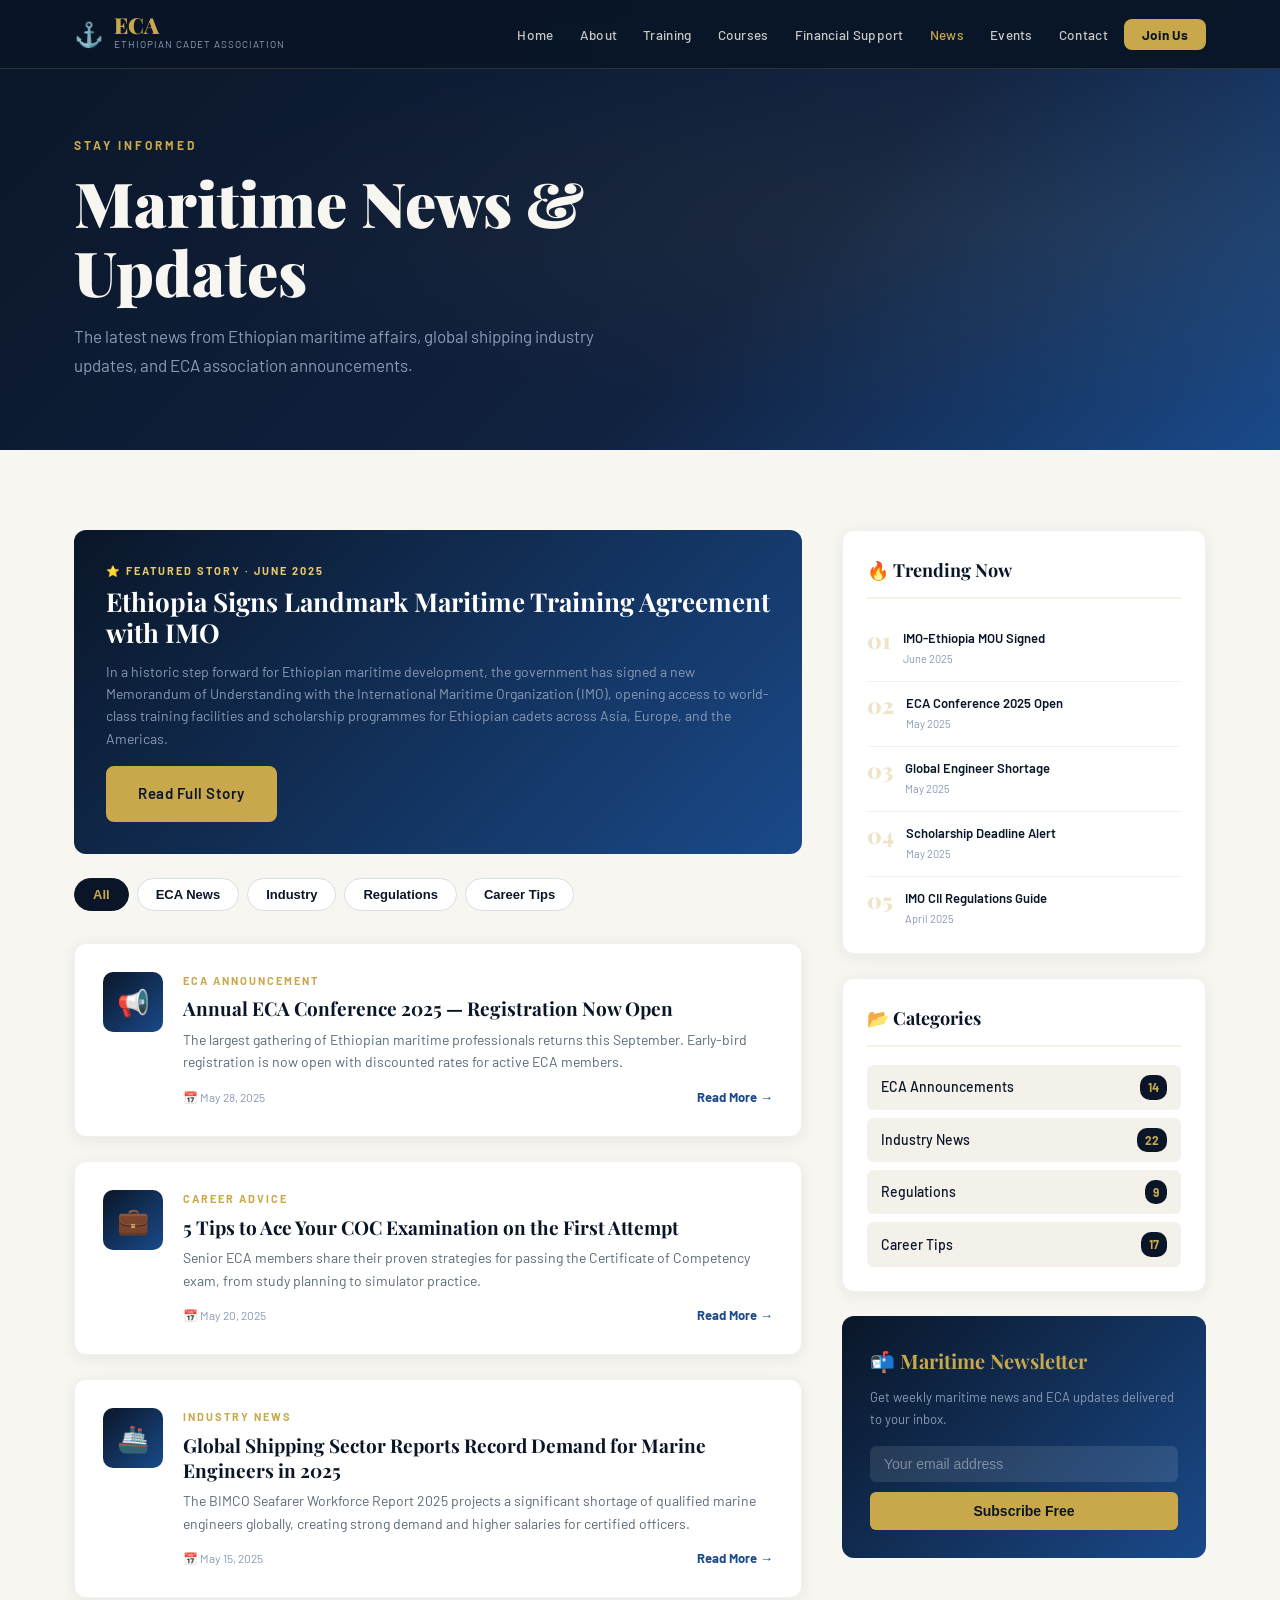
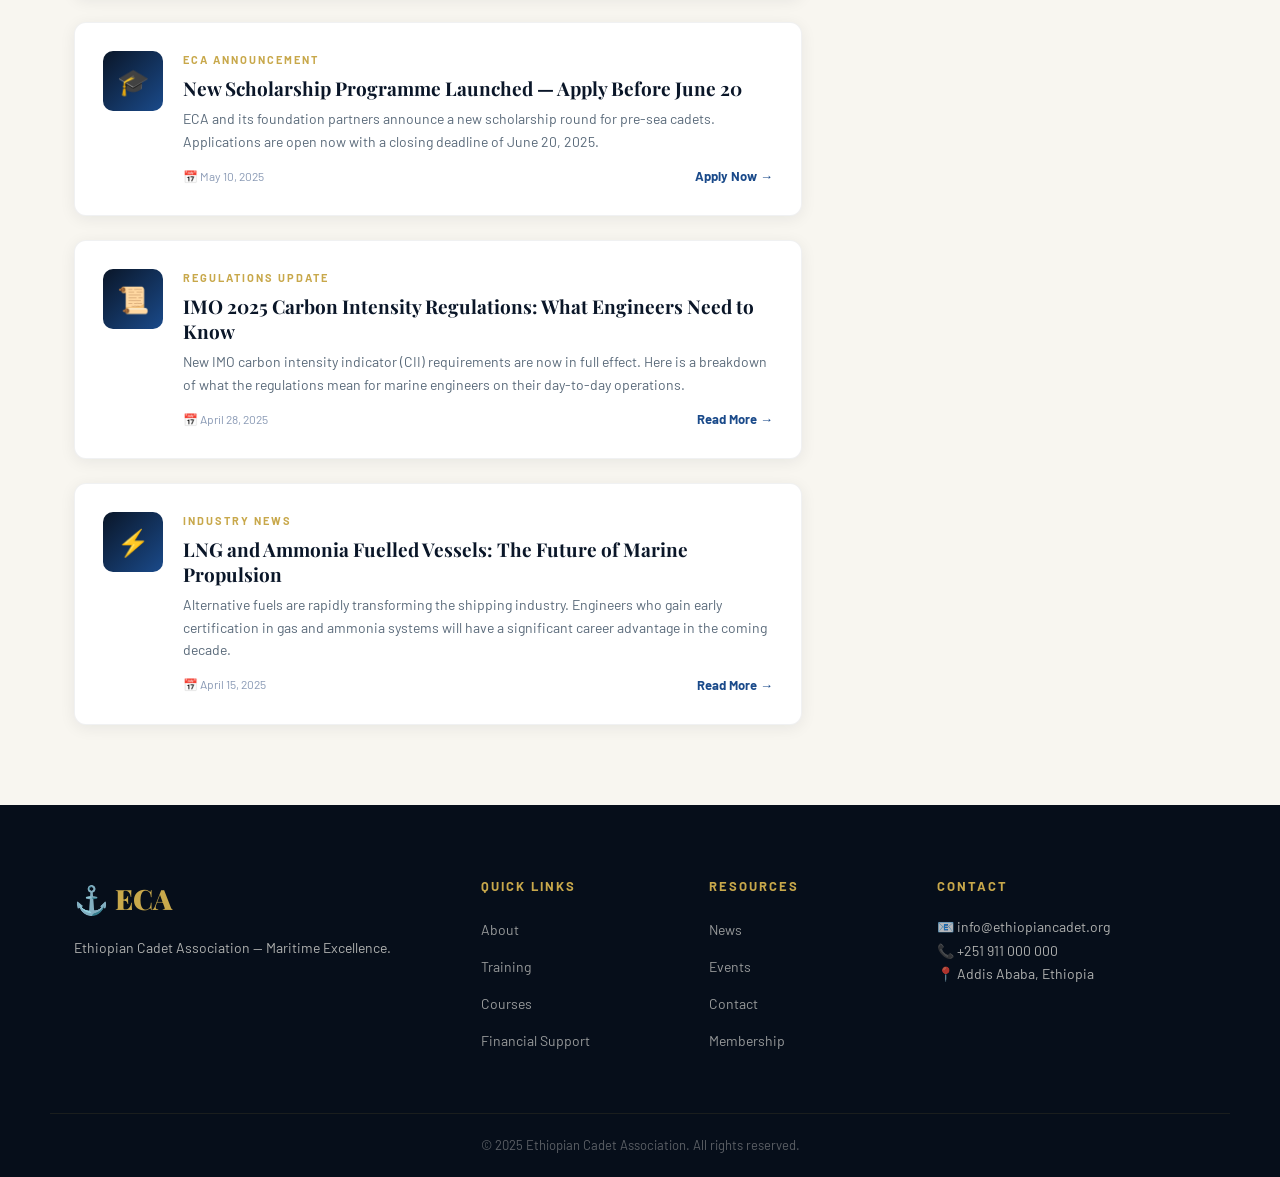
<file: news.html>
<!DOCTYPE html>
<html lang="en">
<head>
  <meta charset="UTF-8"/>
  <meta name="viewport" content="width=device-width, initial-scale=1.0"/>
  <title>Maritime News – Ethiopian Cadet Association</title>
  <style>/* ============================================
   ETHIOPIAN CADET ASSOCIATION — STYLESHEET
   ============================================ */

:root {
  --navy: #0a1628;
  --navy-mid: #112240;
  --blue: #1a4a8a;
  --gold: #c8a84b;
  --gold-light: #e8c96b;
  --white: #f8f6f0;
  --gray: #8a9ab5;
  --light-bg: #f4f1ea;
  --font-display: 'Playfair Display', Georgia, serif;
  --font-body: 'Barlow', sans-serif;
  --transition: 0.3s ease;
  --shadow: 0 8px 32px rgba(10,22,40,0.15);
  --radius: 8px;
}

*, *::before, *::after { box-sizing: border-box; margin: 0; padding: 0; }

html { scroll-behavior: smooth; }

body {
  font-family: var(--font-body);
  background: var(--white);
  color: var(--navy);
  line-height: 1.7;
  font-size: 16px;
}

a { text-decoration: none; color: inherit; }
ul { list-style: none; }
img { max-width: 100%; display: block; }

.container {
  max-width: 1180px;
  margin: 0 auto;
  padding: 0 24px;
}

/* ===== BUTTONS ===== */
.btn {
  display: inline-block;
  padding: 13px 30px;
  font-family: var(--font-body);
  font-weight: 600;
  font-size: 15px;
  letter-spacing: 0.5px;
  border-radius: var(--radius);
  transition: var(--transition);
  cursor: pointer;
  border: 2px solid transparent;
}
.btn-primary {
  background: var(--gold);
  color: var(--navy);
  border-color: var(--gold);
}
.btn-primary:hover {
  background: var(--gold-light);
  border-color: var(--gold-light);
  transform: translateY(-2px);
  box-shadow: 0 6px 20px rgba(200,168,75,0.35);
}
.btn-outline {
  background: transparent;
  color: var(--white);
  border-color: var(--white);
}
.btn-outline:hover {
  background: var(--white);
  color: var(--navy);
}
.btn-outline-dark {
  background: transparent;
  color: var(--navy);
  border-color: var(--navy);
}
.btn-outline-dark:hover {
  background: var(--navy);
  color: var(--white);
}
.btn-lg { padding: 16px 40px; font-size: 17px; }

/* ===== NAVBAR ===== */
.navbar {
  position: fixed;
  top: 0; left: 0; right: 0;
  z-index: 1000;
  background: rgba(10, 22, 40, 0.97);
  backdrop-filter: blur(12px);
  border-bottom: 1px solid rgba(200,168,75,0.2);
  transition: var(--transition);
}
.nav-container {
  max-width: 1180px;
  margin: 0 auto;
  padding: 0 24px;
  height: 68px;
  display: flex;
  align-items: center;
  justify-content: space-between;
}
.logo {
  display: flex;
  align-items: center;
  gap: 10px;
}
.logo-icon { font-size: 24px; }
.logo-main {
  display: block;
  font-family: var(--font-display);
  font-size: 22px;
  font-weight: 900;
  color: var(--gold);
  line-height: 1;
}
.logo-sub {
  display: block;
  font-size: 10px;
  color: var(--gray);
  letter-spacing: 1px;
  text-transform: uppercase;
}
.nav-links {
  display: flex;
  align-items: center;
  gap: 6px;
}
.nav-links li a {
  color: rgba(248,246,240,0.8);
  font-size: 13.5px;
  font-weight: 500;
  padding: 6px 10px;
  border-radius: 5px;
  transition: var(--transition);
  letter-spacing: 0.3px;
}
.nav-links li a:hover,
.nav-links li a.active {
  color: var(--gold);
}
.nav-cta {
  background: var(--gold) !important;
  color: var(--navy) !important;
  padding: 7px 18px !important;
  border-radius: var(--radius) !important;
  font-weight: 700 !important;
}
.nav-cta:hover {
  background: var(--gold-light) !important;
  transform: translateY(-1px);
}
.hamburger {
  display: none;
  flex-direction: column;
  gap: 5px;
  background: none;
  border: none;
  cursor: pointer;
  padding: 6px;
}
.hamburger span {
  display: block;
  width: 24px;
  height: 2px;
  background: var(--white);
  border-radius: 2px;
  transition: var(--transition);
}

/* ===== HERO ===== */
.hero {
  min-height: 100vh;
  position: relative;
  display: flex;
  flex-direction: column;
  justify-content: center;
  padding-top: 68px;
  overflow: hidden;
}
.hero-bg {
  position: absolute;
  inset: 0;
  background: 
    linear-gradient(135deg, #0a1628 0%, #112240 40%, #1a3a6a 70%, #0d2040 100%);
}
.hero-bg::after {
  content: '';
  position: absolute;
  inset: 0;
  background-image: 
    radial-gradient(ellipse at 20% 50%, rgba(200,168,75,0.08) 0%, transparent 60%),
    radial-gradient(ellipse at 80% 20%, rgba(26,74,138,0.3) 0%, transparent 50%);
}
/* Subtle wave pattern */
.hero-bg::before {
  content: '';
  position: absolute;
  bottom: 0;
  left: 0;
  right: 0;
  height: 300px;
  background: 
    url("data:image/svg+xml,%3Csvg xmlns='http://www.w3.org/2000/svg' viewBox='0 0 1440 120'%3E%3Cpath fill='rgba(248,246,240,0.03)' d='M0,60 C360,120 720,0 1080,60 C1260,90 1380,30 1440,60 L1440,120 L0,120 Z'/%3E%3C/svg%3E")
    no-repeat bottom;
  background-size: cover;
}
.hero-overlay {
  position: absolute;
  inset: 0;
  background: rgba(10,22,40,0.4);
}
.hero-content {
  position: relative;
  z-index: 2;
  max-width: 1180px;
  margin: 0 auto;
  padding: 80px 24px 40px;
}
.hero-tag {
  font-size: 14px;
  font-weight: 600;
  letter-spacing: 2px;
  text-transform: uppercase;
  color: var(--gold);
  margin-bottom: 20px;
  opacity: 0;
  animation: fadeUp 0.8s 0.2s forwards;
}
.hero-title {
  font-family: var(--font-display);
  font-size: clamp(52px, 8vw, 92px);
  font-weight: 900;
  color: var(--white);
  line-height: 1.0;
  margin-bottom: 24px;
  opacity: 0;
  animation: fadeUp 0.8s 0.4s forwards;
}
.hero-title span {
  color: var(--gold);
  display: block;
}
.hero-desc {
  font-size: 18px;
  color: rgba(248,246,240,0.75);
  max-width: 580px;
  margin-bottom: 36px;
  font-weight: 300;
  opacity: 0;
  animation: fadeUp 0.8s 0.6s forwards;
}
.hero-btns {
  display: flex;
  gap: 16px;
  flex-wrap: wrap;
  opacity: 0;
  animation: fadeUp 0.8s 0.8s forwards;
}
.hero-stats {
  position: relative;
  z-index: 2;
  max-width: 1180px;
  margin: 0 auto;
  padding: 0 24px 60px;
  display: flex;
  gap: 0;
  opacity: 0;
  animation: fadeUp 0.8s 1s forwards;
}
.stat {
  flex: 1;
  text-align: center;
  padding: 28px 20px;
  border-right: 1px solid rgba(200,168,75,0.2);
  position: relative;
}
.stat:last-child { border-right: none; }
.stat::before {
  content: '';
  position: absolute;
  top: 0;
  left: 50%;
  transform: translateX(-50%);
  width: 1px;
  height: 30px;
  background: var(--gold);
  opacity: 0.4;
}
.stat-num {
  display: block;
  font-family: var(--font-display);
  font-size: 38px;
  font-weight: 900;
  color: var(--gold);
  line-height: 1;
}
.stat-label {
  display: block;
  font-size: 12px;
  letter-spacing: 1.5px;
  text-transform: uppercase;
  color: rgba(248,246,240,0.6);
  margin-top: 6px;
}

/* ===== QUICK LINKS ===== */
.quick-links {
  background: var(--navy);
  padding: 60px 0;
}
.ql-grid {
  display: grid;
  grid-template-columns: repeat(4, 1fr);
  gap: 1px;
  background: rgba(200,168,75,0.15);
  border: 1px solid rgba(200,168,75,0.15);
  border-radius: var(--radius);
  overflow: hidden;
}
.ql-card {
  background: var(--navy-mid);
  padding: 36px 28px;
  transition: var(--transition);
  display: block;
}
.ql-card:hover {
  background: var(--blue);
  transform: translateY(-4px);
}
.ql-icon { font-size: 36px; margin-bottom: 14px; display: block; }
.ql-card h3 {
  font-family: var(--font-display);
  font-size: 18px;
  color: var(--gold);
  margin-bottom: 8px;
}
.ql-card p {
  font-size: 14px;
  color: var(--gray);
  line-height: 1.5;
}

/* ===== SECTIONS ===== */
.section { padding: 90px 0; }
.dark-section {
  background: var(--navy);
  color: var(--white);
}
.section-tag {
  display: inline-block;
  font-size: 12px;
  font-weight: 700;
  letter-spacing: 3px;
  text-transform: uppercase;
  color: var(--gold);
  margin-bottom: 16px;
  padding-left: 2px;
}
.section-tag.light { color: var(--gold-light); }
.center-title {
  text-align: center;
  font-family: var(--font-display);
  font-size: clamp(32px, 4vw, 48px);
  font-weight: 900;
  color: var(--white);
  margin-bottom: 16px;
}
.center-desc {
  text-align: center;
  color: var(--gray);
  max-width: 560px;
  margin: 0 auto 50px;
}

/* ===== ABOUT SNIPPET ===== */
.two-col {
  display: grid;
  grid-template-columns: 1fr 1fr;
  gap: 60px;
  align-items: center;
}
.col-text h2 {
  font-family: var(--font-display);
  font-size: clamp(28px, 3vw, 40px);
  font-weight: 900;
  margin-bottom: 20px;
  line-height: 1.2;
}
.col-text p { color: #4a5a70; margin-bottom: 16px; font-size: 16px; }
.visual-card {
  background: var(--navy);
  border-radius: 12px;
  padding: 32px;
  border: 1px solid rgba(200,168,75,0.2);
}
.vc-item {
  color: rgba(248,246,240,0.85);
  font-size: 15px;
  padding: 14px 0;
  border-bottom: 1px solid rgba(200,168,75,0.1);
}
.vc-item:last-child { border-bottom: none; }

/* ===== TRAINING GRID ===== */
.training-grid {
  display: grid;
  grid-template-columns: repeat(3, 1fr);
  gap: 28px;
}
.training-card {
  background: rgba(255,255,255,0.05);
  border: 1px solid rgba(200,168,75,0.15);
  border-radius: 10px;
  padding: 36px 28px;
  transition: var(--transition);
}
.training-card:hover {
  background: rgba(200,168,75,0.07);
  border-color: var(--gold);
  transform: translateY(-4px);
}
.tc-num {
  font-family: var(--font-display);
  font-size: 52px;
  font-weight: 900;
  color: rgba(200,168,75,0.2);
  line-height: 1;
  margin-bottom: 16px;
}
.training-card h3 {
  font-family: var(--font-display);
  font-size: 22px;
  color: var(--gold);
  margin-bottom: 12px;
}
.training-card p { color: var(--gray); font-size: 14px; margin-bottom: 20px; }
.training-card a { color: var(--gold-light); font-weight: 600; font-size: 14px; }

/* ===== NEWS ===== */
.news-grid {
  display: grid;
  grid-template-columns: 2fr 1fr 1fr;
  gap: 24px;
  margin-bottom: 40px;
}
.news-card {
  background: var(--light-bg);
  border-radius: 10px;
  padding: 30px;
  border: 1px solid rgba(10,22,40,0.08);
  transition: var(--transition);
}
.news-card:hover { transform: translateY(-3px); box-shadow: var(--shadow); }
.news-card.featured { background: var(--navy); color: var(--white); }
.news-meta {
  font-size: 12px;
  font-weight: 700;
  letter-spacing: 1.5px;
  text-transform: uppercase;
  color: var(--gold);
  margin-bottom: 12px;
}
.news-card h3 {
  font-family: var(--font-display);
  font-size: 20px;
  margin-bottom: 12px;
  line-height: 1.3;
}
.news-card.featured h3 { color: var(--white); }
.news-card p { font-size: 14px; color: #5a6a7a; line-height: 1.6; }
.news-card.featured p { color: var(--gray); }
.news-link { display: inline-block; margin-top: 16px; color: var(--gold); font-weight: 600; font-size: 14px; }
.center-btn { text-align: center; }

/* ===== CTA SECTION ===== */
.cta-section {
  background: linear-gradient(135deg, var(--blue) 0%, var(--navy) 100%);
  padding: 90px 0;
  text-align: center;
  position: relative;
  overflow: hidden;
}
.cta-section::before {
  content: '⚓';
  position: absolute;
  font-size: 300px;
  opacity: 0.04;
  top: 50%;
  left: 50%;
  transform: translate(-50%, -50%);
  pointer-events: none;
}
.cta-section h2 {
  font-family: var(--font-display);
  font-size: clamp(28px, 4vw, 44px);
  color: var(--white);
  margin-bottom: 16px;
}
.cta-section p {
  color: var(--gray);
  max-width: 560px;
  margin: 0 auto 32px;
  font-size: 17px;
}

/* ===== FOOTER ===== */
.footer {
  background: #060e1a;
  color: rgba(248,246,240,0.7);
  padding: 70px 0 0;
}
.footer-grid {
  display: grid;
  grid-template-columns: 2fr 1fr 1fr 1.5fr;
  gap: 48px;
  padding-bottom: 50px;
}
.footer-logo {
  font-family: var(--font-display);
  font-size: 28px;
  font-weight: 900;
  color: var(--gold);
  margin-bottom: 14px;
}
.footer-col p { font-size: 14px; line-height: 1.7; }
.footer-col h4 {
  font-size: 13px;
  font-weight: 700;
  letter-spacing: 2px;
  text-transform: uppercase;
  color: var(--gold);
  margin-bottom: 18px;
}
.footer-col ul li { margin-bottom: 10px; }
.footer-col ul li a {
  font-size: 14px;
  color: rgba(248,246,240,0.6);
  transition: var(--transition);
}
.footer-col ul li a:hover { color: var(--gold); }
.footer-bottom {
  border-top: 1px solid rgba(200,168,75,0.1);
  padding: 20px 24px;
  text-align: center;
  font-size: 13px;
  color: rgba(248,246,240,0.35);
  max-width: 1180px;
  margin: 0 auto;
}

/* ===== PAGE HERO (inner pages) ===== */
.page-hero {
  background: linear-gradient(135deg, var(--navy) 0%, var(--navy-mid) 60%, var(--blue) 100%);
  padding: 130px 0 70px;
  position: relative;
  overflow: hidden;
}
.page-hero::after {
  content: '';
  position: absolute;
  inset: 0;
  background: radial-gradient(ellipse at 80% 50%, rgba(200,168,75,0.07) 0%, transparent 60%);
}
.page-hero .container { position: relative; z-index: 1; }
.page-hero-tag {
  display: inline-block;
  font-size: 12px;
  font-weight: 700;
  letter-spacing: 3px;
  text-transform: uppercase;
  color: var(--gold);
  margin-bottom: 14px;
}
.page-hero h1 {
  font-family: var(--font-display);
  font-size: clamp(36px, 5vw, 62px);
  font-weight: 900;
  color: var(--white);
  line-height: 1.1;
  max-width: 700px;
}
.page-hero p {
  color: var(--gray);
  font-size: 17px;
  max-width: 580px;
  margin-top: 16px;
}

/* ===== GENERAL PAGE CONTENT ===== */
.page-content { padding: 80px 0; }
.content-block { margin-bottom: 60px; }
.content-block h2 {
  font-family: var(--font-display);
  font-size: 32px;
  font-weight: 900;
  margin-bottom: 18px;
  color: var(--navy);
}
.content-block p { color: #4a5a70; font-size: 16px; margin-bottom: 14px; }

/* ===== CARDS GRID ===== */
.cards-grid {
  display: grid;
  grid-template-columns: repeat(3, 1fr);
  gap: 24px;
}
.card {
  background: var(--light-bg);
  border-radius: 10px;
  padding: 32px;
  border: 1px solid rgba(10,22,40,0.08);
  transition: var(--transition);
}
.card:hover { transform: translateY(-4px); box-shadow: var(--shadow); }
.card-icon { font-size: 36px; margin-bottom: 16px; }
.card h3 {
  font-family: var(--font-display);
  font-size: 20px;
  margin-bottom: 10px;
  color: var(--navy);
}
.card p { font-size: 14px; color: #5a6a7a; }

/* ===== FORM ===== */
.form-section { padding: 80px 0; background: var(--light-bg); }
.form-wrapper {
  max-width: 680px;
  margin: 0 auto;
  background: var(--white);
  padding: 48px;
  border-radius: 14px;
  box-shadow: var(--shadow);
}
.form-title {
  font-family: var(--font-display);
  font-size: 28px;
  font-weight: 900;
  margin-bottom: 8px;
  color: var(--navy);
}
.form-subtitle { color: #6a7a8a; font-size: 15px; margin-bottom: 32px; }
.form-group { margin-bottom: 22px; }
.form-group label {
  display: block;
  font-size: 13px;
  font-weight: 700;
  letter-spacing: 0.5px;
  color: var(--navy);
  margin-bottom: 7px;
  text-transform: uppercase;
}
.form-group input,
.form-group select,
.form-group textarea {
  width: 100%;
  padding: 13px 16px;
  border: 1.5px solid #d8dde6;
  border-radius: var(--radius);
  font-family: var(--font-body);
  font-size: 15px;
  color: var(--navy);
  background: var(--white);
  transition: var(--transition);
  outline: none;
}
.form-group input:focus,
.form-group select:focus,
.form-group textarea:focus {
  border-color: var(--blue);
  box-shadow: 0 0 0 3px rgba(26,74,138,0.1);
}
.form-group textarea { resize: vertical; min-height: 120px; }
.form-row { display: grid; grid-template-columns: 1fr 1fr; gap: 16px; }
.form-submit {
  width: 100%;
  padding: 15px;
  background: var(--navy);
  color: var(--gold);
  border: none;
  border-radius: var(--radius);
  font-family: var(--font-body);
  font-size: 16px;
  font-weight: 700;
  letter-spacing: 1px;
  cursor: pointer;
  transition: var(--transition);
}
.form-submit:hover { background: var(--blue); transform: translateY(-2px); }

/* ===== TABLE ===== */
.table-wrapper { overflow-x: auto; }
table { width: 100%; border-collapse: collapse; font-size: 14px; }
th {
  background: var(--navy);
  color: var(--gold);
  padding: 14px 18px;
  text-align: left;
  font-size: 12px;
  letter-spacing: 1px;
  text-transform: uppercase;
}
td { padding: 14px 18px; border-bottom: 1px solid #e8ecf0; color: #3a4a5a; }
tr:hover td { background: var(--light-bg); }

/* ===== ANIMATIONS ===== */
@keyframes fadeUp {
  from { opacity: 0; transform: translateY(30px); }
  to   { opacity: 1; transform: translateY(0); }
}
.fade-in {
  opacity: 0;
  transform: translateY(24px);
  transition: opacity 0.7s ease, transform 0.7s ease;
}
.fade-in.visible { opacity: 1; transform: translateY(0); }

/* ===== RESPONSIVE ===== */
@media (max-width: 1024px) {
  .ql-grid { grid-template-columns: repeat(2, 1fr); }
  .training-grid { grid-template-columns: repeat(2, 1fr); }
  .news-grid { grid-template-columns: 1fr 1fr; }
  .news-card.featured { grid-column: 1 / -1; }
  .footer-grid { grid-template-columns: 1fr 1fr; gap: 36px; }
}
@media (max-width: 768px) {
  .hamburger { display: flex; }
  .nav-links {
    display: none;
    position: absolute;
    top: 68px;
    left: 0;
    right: 0;
    background: var(--navy);
    flex-direction: column;
    padding: 20px;
    gap: 4px;
    border-bottom: 1px solid rgba(200,168,75,0.2);
  }
  .nav-links.open { display: flex; }
  .nav-links li a { display: block; padding: 12px 16px; font-size: 15px; }
  .hero-stats { flex-direction: column; gap: 0; }
  .stat { border-right: none; border-bottom: 1px solid rgba(200,168,75,0.2); }
  .two-col { grid-template-columns: 1fr; gap: 36px; }
  .training-grid { grid-template-columns: 1fr; }
  .news-grid { grid-template-columns: 1fr; }
  .cards-grid { grid-template-columns: 1fr; }
  .footer-grid { grid-template-columns: 1fr; gap: 32px; }
  .form-row { grid-template-columns: 1fr; }
  .form-wrapper { padding: 28px 20px; }
}
@media (max-width: 480px) {
  .ql-grid { grid-template-columns: 1fr; }
  .hero-btns { flex-direction: column; }
  .btn { text-align: center; }
}
</style>
  <link href="https://fonts.googleapis.com/css2?family=Playfair+Display:wght@700;900&family=Barlow:wght@300;400;500;600&display=swap" rel="stylesheet">
  <style>
    .news-page-grid{display:grid;grid-template-columns:2fr 1fr;gap:40px;align-items:start}
    .news-main{}
    .news-sidebar{}
    .news-filters{display:flex;gap:8px;flex-wrap:wrap;margin-bottom:32px}
    .nf-btn{padding:8px 18px;border-radius:20px;border:1.5px solid #d8dde6;background:white;font-size:13px;font-weight:600;cursor:pointer;transition:var(--transition);color:var(--navy)}
    .nf-btn.active,.nf-btn:hover{background:var(--navy);color:var(--gold);border-color:var(--navy)}
    .news-list{display:flex;flex-direction:column;gap:24px}
    .news-item{background:white;border-radius:12px;padding:28px;box-shadow:0 3px 16px rgba(10,22,40,0.07);border:1px solid rgba(10,22,40,0.06);display:flex;gap:20px;transition:var(--transition)}
    .news-item:hover{transform:translateY(-3px);box-shadow:0 10px 32px rgba(10,22,40,0.12)}
    .news-item-icon{width:60px;height:60px;border-radius:10px;background:linear-gradient(135deg,var(--navy),var(--blue));display:flex;align-items:center;justify-content:center;font-size:26px;flex-shrink:0}
    .news-item-body{flex:1}
    .news-cat{font-size:11px;font-weight:700;letter-spacing:2px;text-transform:uppercase;color:var(--gold);margin-bottom:6px}
    .news-item-body h3{font-family:var(--font-display);font-size:19px;margin-bottom:8px;line-height:1.3;color:var(--navy)}
    .news-item-body p{font-size:14px;color:#5a6a7a;line-height:1.6;margin-bottom:12px}
    .news-item-footer{display:flex;align-items:center;justify-content:space-between;flex-wrap:wrap;gap:8px}
    .news-date{font-size:12px;color:var(--gray)}
    .read-more{font-size:13px;font-weight:700;color:var(--blue)}
    .featured-news{background:linear-gradient(135deg,var(--navy),var(--blue));border-radius:12px;padding:32px;color:white;margin-bottom:24px}
    .featured-news .news-cat{color:var(--gold-light)}
    .featured-news h2{font-family:var(--font-display);font-size:26px;color:white;margin-bottom:12px;line-height:1.2}
    .featured-news p{color:var(--gray);font-size:14px;line-height:1.6;margin-bottom:16px}
    /* Sidebar */
    .sidebar-widget{background:white;border-radius:12px;padding:24px;box-shadow:0 3px 16px rgba(10,22,40,0.07);margin-bottom:24px;border:1px solid rgba(10,22,40,0.06)}
    .sidebar-widget h4{font-family:var(--font-display);font-size:18px;margin-bottom:18px;color:var(--navy);padding-bottom:12px;border-bottom:2px solid var(--light-bg)}
    .trending-item{display:flex;gap:12px;padding:12px 0;border-bottom:1px solid #f0f2f5;align-items:flex-start}
    .trending-item:last-child{border-bottom:none;padding-bottom:0}
    .trend-num{font-family:var(--font-display);font-size:22px;font-weight:900;color:rgba(200,168,75,0.3);flex-shrink:0;line-height:1}
    .trend-title{font-size:13px;font-weight:600;color:var(--navy);line-height:1.4}
    .trend-date{font-size:11px;color:var(--gray);margin-top:3px}
    .category-list{display:flex;flex-direction:column;gap:8px}
    .cat-item{display:flex;justify-content:space-between;align-items:center;padding:10px 14px;background:var(--light-bg);border-radius:6px;cursor:pointer;transition:var(--transition)}
    .cat-item:hover{background:var(--navy);color:white}
    .cat-item span:first-child{font-size:14px;font-weight:500}
    .cat-count{font-size:12px;font-weight:700;background:var(--navy);color:var(--gold);padding:2px 8px;border-radius:10px}
    .cat-item:hover .cat-count{background:var(--gold);color:var(--navy)}
    .newsletter-widget{background:linear-gradient(135deg,var(--navy),var(--blue));border-radius:12px;padding:28px;color:white}
    .newsletter-widget h4{font-family:var(--font-display);font-size:20px;color:var(--gold);margin-bottom:8px}
    .newsletter-widget p{font-size:13px;color:var(--gray);margin-bottom:16px}
    .newsletter-widget input{width:100%;padding:10px 14px;border-radius:6px;border:none;font-size:14px;margin-bottom:10px;background:rgba(255,255,255,0.1);color:white;outline:none}
    .newsletter-widget input::placeholder{color:rgba(255,255,255,0.4)}
    .newsletter-widget button{width:100%;padding:11px;background:var(--gold);color:var(--navy);border:none;border-radius:6px;font-weight:700;font-size:14px;cursor:pointer;transition:var(--transition)}
    .newsletter-widget button:hover{background:var(--gold-light)}
    @media(max-width:900px){.news-page-grid{grid-template-columns:1fr}.news-sidebar{display:grid;grid-template-columns:1fr 1fr;gap:20px}}
    @media(max-width:600px){.news-item{flex-direction:column}.news-sidebar{grid-template-columns:1fr}}
  </style>
</head>
<body>
<nav class="navbar" id="navbar">
  <div class="nav-container">
    <a href="index.html" class="logo"><span class="logo-icon">⚓</span><div class="logo-text"><span class="logo-main">ECA</span><span class="logo-sub">Ethiopian Cadet Association</span></div></a>
    <button class="hamburger" id="hamburger"><span></span><span></span><span></span></button>
    <ul class="nav-links" id="navLinks">
      <li><a href="index.html">Home</a></li><li><a href="about.html">About</a></li>
      <li><a href="training.html">Training</a></li><li><a href="courses.html">Courses</a></li>
      <li><a href="financial.html">Financial Support</a></li><li><a href="news.html" class="active">News</a></li>
      <li><a href="events.html">Events</a></li><li><a href="contact.html">Contact</a></li>
      <li><a href="register.html" class="nav-cta">Join Us</a></li>
    </ul>
  </div>
</nav>

<section class="page-hero">
  <div class="container">
    <span class="page-hero-tag">Stay Informed</span>
    <h1>Maritime News & Updates</h1>
    <p>The latest news from Ethiopian maritime affairs, global shipping industry updates, and ECA association announcements.</p>
  </div>
</section>

<section class="page-content">
  <div class="container">
    <div class="news-page-grid">

      <!-- MAIN NEWS -->
      <div class="news-main">

        <!-- Featured -->
        <div class="featured-news fade-in">
          <div class="news-cat">⭐ Featured Story · June 2025</div>
          <h2>Ethiopia Signs Landmark Maritime Training Agreement with IMO</h2>
          <p>In a historic step forward for Ethiopian maritime development, the government has signed a new Memorandum of Understanding with the International Maritime Organization (IMO), opening access to world-class training facilities and scholarship programmes for Ethiopian cadets across Asia, Europe, and the Americas.</p>
          <a href="#" class="btn btn-primary">Read Full Story</a>
        </div>

        <!-- Filters -->
        <div class="news-filters fade-in">
          <button class="nf-btn active" onclick="filterNews('all',this)">All</button>
          <button class="nf-btn" onclick="filterNews('association',this)">ECA News</button>
          <button class="nf-btn" onclick="filterNews('industry',this)">Industry</button>
          <button class="nf-btn" onclick="filterNews('regulations',this)">Regulations</button>
          <button class="nf-btn" onclick="filterNews('careers',this)">Career Tips</button>
        </div>

        <div class="news-list" id="newsList">
          <div class="news-item fade-in" data-ncat="association">
            <div class="news-item-icon">📢</div>
            <div class="news-item-body">
              <div class="news-cat">ECA Announcement</div>
              <h3>Annual ECA Conference 2025 — Registration Now Open</h3>
              <p>The largest gathering of Ethiopian maritime professionals returns this September. Early-bird registration is now open with discounted rates for active ECA members.</p>
              <div class="news-item-footer"><span class="news-date">📅 May 28, 2025</span><a href="events.html" class="read-more">Read More →</a></div>
            </div>
          </div>
          <div class="news-item fade-in" data-ncat="careers">
            <div class="news-item-icon">💼</div>
            <div class="news-item-body">
              <div class="news-cat">Career Advice</div>
              <h3>5 Tips to Ace Your COC Examination on the First Attempt</h3>
              <p>Senior ECA members share their proven strategies for passing the Certificate of Competency exam, from study planning to simulator practice.</p>
              <div class="news-item-footer"><span class="news-date">📅 May 20, 2025</span><a href="#" class="read-more">Read More →</a></div>
            </div>
          </div>
          <div class="news-item fade-in" data-ncat="industry">
            <div class="news-item-icon">🚢</div>
            <div class="news-item-body">
              <div class="news-cat">Industry News</div>
              <h3>Global Shipping Sector Reports Record Demand for Marine Engineers in 2025</h3>
              <p>The BIMCO Seafarer Workforce Report 2025 projects a significant shortage of qualified marine engineers globally, creating strong demand and higher salaries for certified officers.</p>
              <div class="news-item-footer"><span class="news-date">📅 May 15, 2025</span><a href="#" class="read-more">Read More →</a></div>
            </div>
          </div>
          <div class="news-item fade-in" data-ncat="association">
            <div class="news-item-icon">🎓</div>
            <div class="news-item-body">
              <div class="news-cat">ECA Announcement</div>
              <h3>New Scholarship Programme Launched — Apply Before June 20</h3>
              <p>ECA and its foundation partners announce a new scholarship round for pre-sea cadets. Applications are open now with a closing deadline of June 20, 2025.</p>
              <div class="news-item-footer"><span class="news-date">📅 May 10, 2025</span><a href="financial.html" class="read-more">Apply Now →</a></div>
            </div>
          </div>
          <div class="news-item fade-in" data-ncat="regulations">
            <div class="news-item-icon">📜</div>
            <div class="news-item-body">
              <div class="news-cat">Regulations Update</div>
              <h3>IMO 2025 Carbon Intensity Regulations: What Engineers Need to Know</h3>
              <p>New IMO carbon intensity indicator (CII) requirements are now in full effect. Here is a breakdown of what the regulations mean for marine engineers on their day-to-day operations.</p>
              <div class="news-item-footer"><span class="news-date">📅 April 28, 2025</span><a href="#" class="read-more">Read More →</a></div>
            </div>
          </div>
          <div class="news-item fade-in" data-ncat="industry">
            <div class="news-item-icon">⚡</div>
            <div class="news-item-body">
              <div class="news-cat">Industry News</div>
              <h3>LNG and Ammonia Fuelled Vessels: The Future of Marine Propulsion</h3>
              <p>Alternative fuels are rapidly transforming the shipping industry. Engineers who gain early certification in gas and ammonia systems will have a significant career advantage in the coming decade.</p>
              <div class="news-item-footer"><span class="news-date">📅 April 15, 2025</span><a href="#" class="read-more">Read More →</a></div>
            </div>
          </div>
        </div>
      </div>

      <!-- SIDEBAR -->
      <div class="news-sidebar">
        <div class="sidebar-widget fade-in">
          <h4>🔥 Trending Now</h4>
          <div class="trending-item"><span class="trend-num">01</span><div><div class="trend-title">IMO-Ethiopia MOU Signed</div><div class="trend-date">June 2025</div></div></div>
          <div class="trending-item"><span class="trend-num">02</span><div><div class="trend-title">ECA Conference 2025 Open</div><div class="trend-date">May 2025</div></div></div>
          <div class="trending-item"><span class="trend-num">03</span><div><div class="trend-title">Global Engineer Shortage</div><div class="trend-date">May 2025</div></div></div>
          <div class="trending-item"><span class="trend-num">04</span><div><div class="trend-title">Scholarship Deadline Alert</div><div class="trend-date">May 2025</div></div></div>
          <div class="trending-item"><span class="trend-num">05</span><div><div class="trend-title">IMO CII Regulations Guide</div><div class="trend-date">April 2025</div></div></div>
        </div>

        <div class="sidebar-widget fade-in">
          <h4>📂 Categories</h4>
          <div class="category-list">
            <div class="cat-item" onclick="filterNews('association',document.querySelector('[onclick*=association]'))"><span>ECA Announcements</span><span class="cat-count">14</span></div>
            <div class="cat-item" onclick="filterNews('industry',document.querySelector('[onclick*=industry]'))"><span>Industry News</span><span class="cat-count">22</span></div>
            <div class="cat-item" onclick="filterNews('regulations',document.querySelector('[onclick*=regulations]'))"><span>Regulations</span><span class="cat-count">9</span></div>
            <div class="cat-item" onclick="filterNews('careers',document.querySelector('[onclick*=careers]'))"><span>Career Tips</span><span class="cat-count">17</span></div>
          </div>
        </div>

        <div class="newsletter-widget fade-in">
          <h4>📬 Maritime Newsletter</h4>
          <p>Get weekly maritime news and ECA updates delivered to your inbox.</p>
          <input type="email" placeholder="Your email address"/>
          <button type="button">Subscribe Free</button>
        </div>
      </div>

    </div>
  </div>
</section>

<footer class="footer">
  <div class="container footer-grid">
    <div class="footer-col"><div class="footer-logo">⚓ ECA</div><p>Ethiopian Cadet Association — Maritime Excellence.</p></div>
    <div class="footer-col"><h4>Quick Links</h4><ul><li><a href="about.html">About</a></li><li><a href="training.html">Training</a></li><li><a href="courses.html">Courses</a></li><li><a href="financial.html">Financial Support</a></li></ul></div>
    <div class="footer-col"><h4>Resources</h4><ul><li><a href="news.html">News</a></li><li><a href="events.html">Events</a></li><li><a href="contact.html">Contact</a></li><li><a href="register.html">Membership</a></li></ul></div>
    <div class="footer-col"><h4>Contact</h4><p>📧 info@ethiopiancadet.org</p><p>📞 +251 911 000 000</p><p>📍 Addis Ababa, Ethiopia</p></div>
  </div>
  <div class="footer-bottom"><p>© 2025 Ethiopian Cadet Association. All rights reserved.</p></div>
</footer>
<script>// ===== NAVBAR SCROLL EFFECT =====
const navbar = document.getElementById('navbar');
window.addEventListener('scroll', () => {
  if (window.scrollY > 50) {
    navbar.style.boxShadow = '0 4px 30px rgba(0,0,0,0.3)';
  } else {
    navbar.style.boxShadow = 'none';
  }
});

// ===== HAMBURGER MENU =====
const hamburger = document.getElementById('hamburger');
const navLinks = document.getElementById('navLinks');
if (hamburger && navLinks) {
  hamburger.addEventListener('click', () => {
    navLinks.classList.toggle('open');
    hamburger.classList.toggle('active');
  });
  // Close menu when a link is clicked
  navLinks.querySelectorAll('a').forEach(link => {
    link.addEventListener('click', () => {
      navLinks.classList.remove('open');
    });
  });
}

// ===== SCROLL FADE-IN ANIMATION =====
const fadeEls = document.querySelectorAll('.fade-in');
const observer = new IntersectionObserver((entries) => {
  entries.forEach(entry => {
    if (entry.isIntersecting) {
      entry.target.classList.add('visible');
      observer.unobserve(entry.target);
    }
  });
}, { threshold: 0.1 });
fadeEls.forEach(el => observer.observe(el));

// ===== FORM SUBMISSION (Contact & Register) =====
const forms = document.querySelectorAll('form[data-form]');
forms.forEach(form => {
  form.addEventListener('submit', function(e) {
    e.preventDefault();
    const btn = form.querySelector('.form-submit');
    const originalText = btn.textContent;
    btn.textContent = '✓ Submitted Successfully!';
    btn.style.background = '#2a7a4a';
    btn.disabled = true;
    setTimeout(() => {
      btn.textContent = originalText;
      btn.style.background = '';
      btn.disabled = false;
      form.reset();
    }, 4000);
  });
});

// ===== ACTIVE NAV LINK =====
const currentPath = window.location.pathname.split('/').pop();
document.querySelectorAll('.nav-links a').forEach(link => {
  const linkPath = link.getAttribute('href').split('/').pop();
  if (currentPath === linkPath) {
    link.classList.add('active');
  } else if (currentPath === '' && linkPath === 'index.html') {
    link.classList.add('active');
  }
});
</script>
<script>
function filterNews(cat,btn){
  document.querySelectorAll('.nf-btn').forEach(b=>b.classList.remove('active'));
  if(btn)btn.classList.add('active');
  document.querySelectorAll('.news-item').forEach(item=>{
    item.style.display=(cat==='all'||item.dataset.ncat===cat)?'':'none';
  });
}
</script>
</body>
</html>
</file>
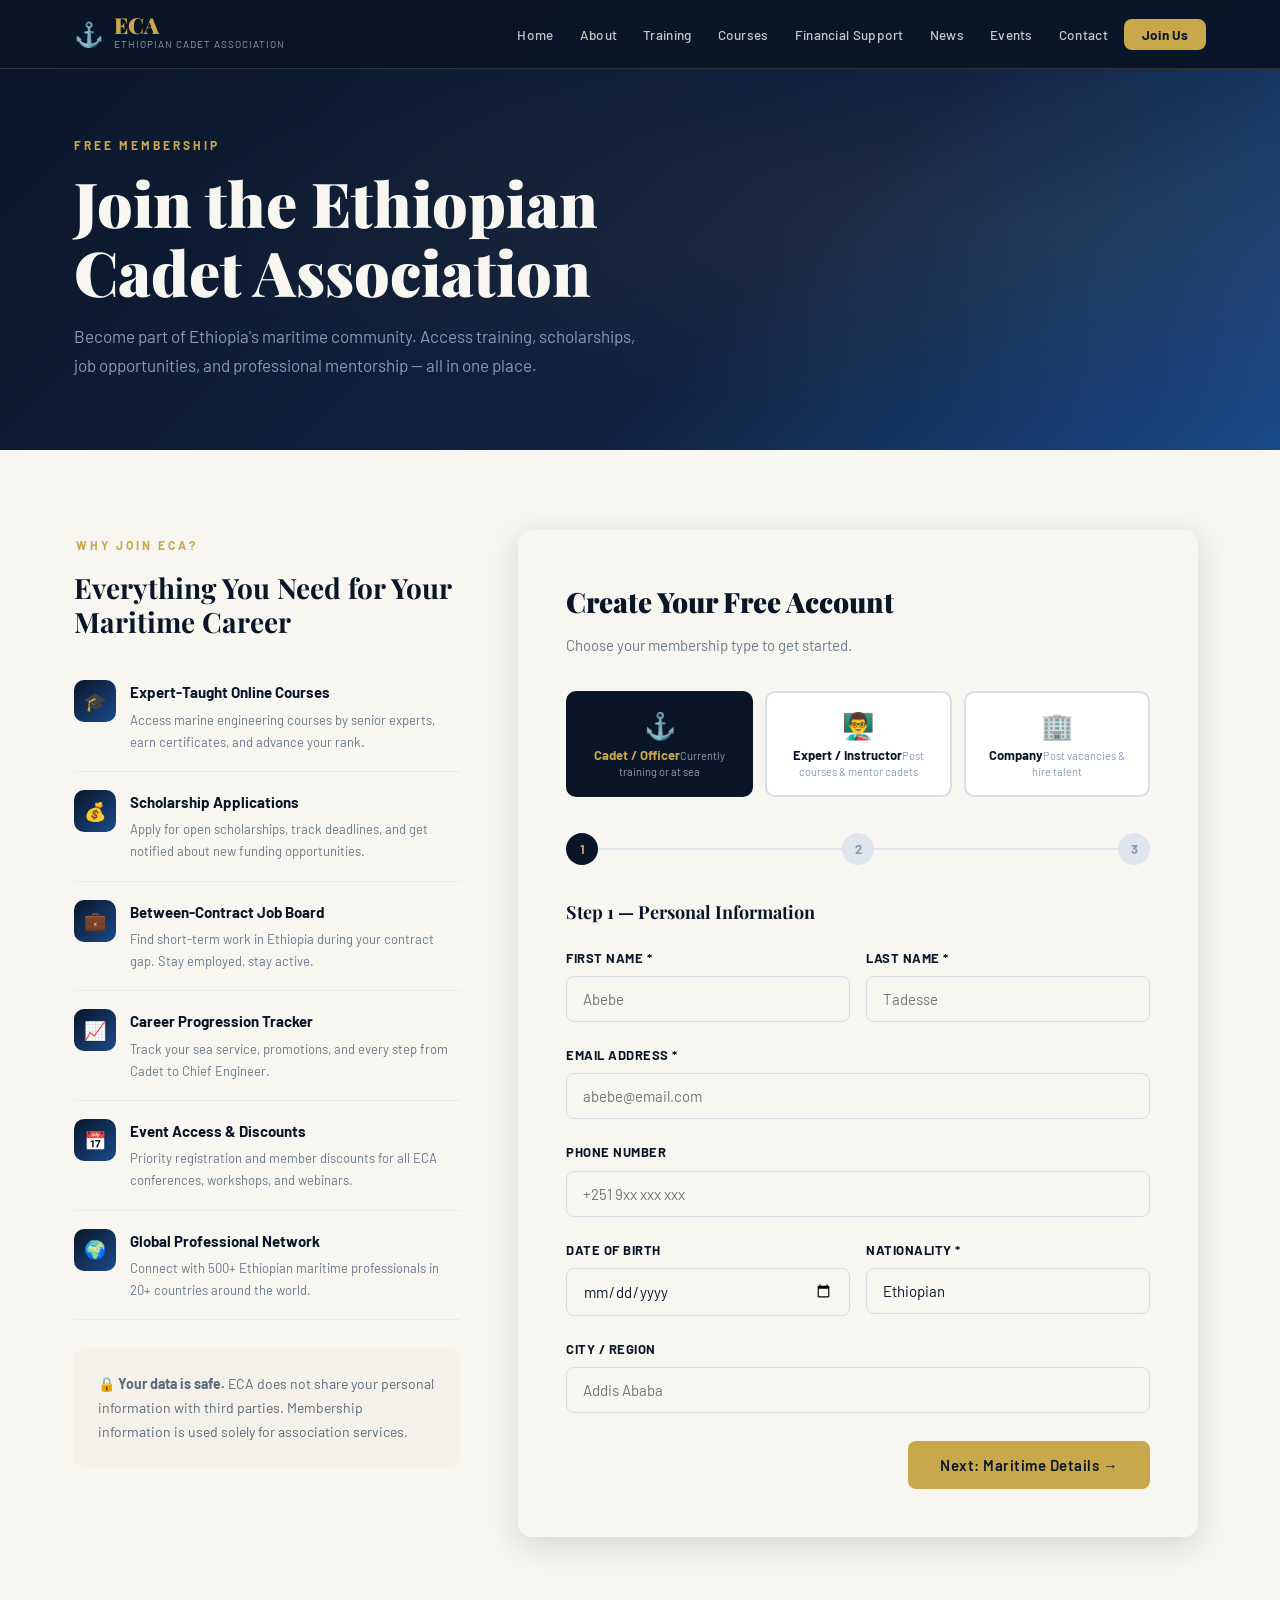
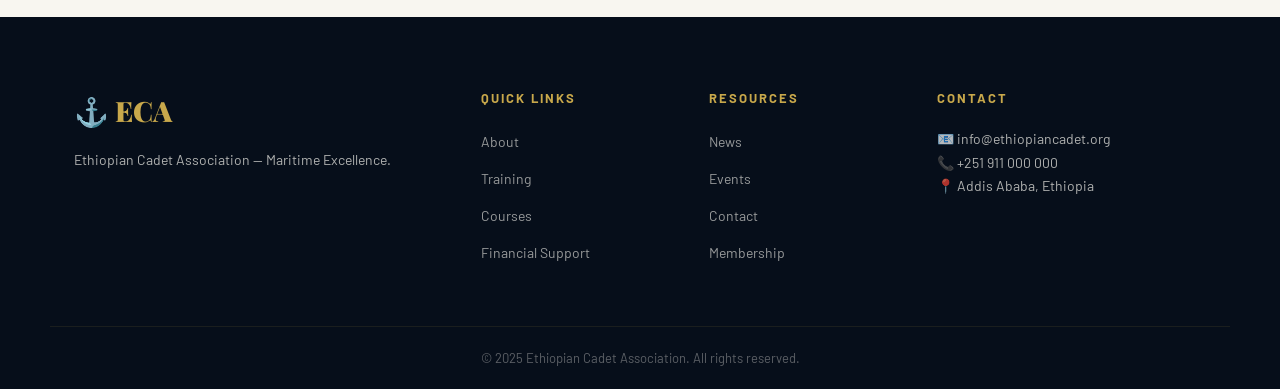
<file: register.html>
<!DOCTYPE html>
<html lang="en">
<head>
  <meta charset="UTF-8"/>
  <meta name="viewport" content="width=device-width, initial-scale=1.0"/>
  <title>Join ECA – Ethiopian Cadet Association</title>
  <style>/* ============================================
   ETHIOPIAN CADET ASSOCIATION — STYLESHEET
   ============================================ */

:root {
  --navy: #0a1628;
  --navy-mid: #112240;
  --blue: #1a4a8a;
  --gold: #c8a84b;
  --gold-light: #e8c96b;
  --white: #f8f6f0;
  --gray: #8a9ab5;
  --light-bg: #f4f1ea;
  --font-display: 'Playfair Display', Georgia, serif;
  --font-body: 'Barlow', sans-serif;
  --transition: 0.3s ease;
  --shadow: 0 8px 32px rgba(10,22,40,0.15);
  --radius: 8px;
}

*, *::before, *::after { box-sizing: border-box; margin: 0; padding: 0; }

html { scroll-behavior: smooth; }

body {
  font-family: var(--font-body);
  background: var(--white);
  color: var(--navy);
  line-height: 1.7;
  font-size: 16px;
}

a { text-decoration: none; color: inherit; }
ul { list-style: none; }
img { max-width: 100%; display: block; }

.container {
  max-width: 1180px;
  margin: 0 auto;
  padding: 0 24px;
}

/* ===== BUTTONS ===== */
.btn {
  display: inline-block;
  padding: 13px 30px;
  font-family: var(--font-body);
  font-weight: 600;
  font-size: 15px;
  letter-spacing: 0.5px;
  border-radius: var(--radius);
  transition: var(--transition);
  cursor: pointer;
  border: 2px solid transparent;
}
.btn-primary {
  background: var(--gold);
  color: var(--navy);
  border-color: var(--gold);
}
.btn-primary:hover {
  background: var(--gold-light);
  border-color: var(--gold-light);
  transform: translateY(-2px);
  box-shadow: 0 6px 20px rgba(200,168,75,0.35);
}
.btn-outline {
  background: transparent;
  color: var(--white);
  border-color: var(--white);
}
.btn-outline:hover {
  background: var(--white);
  color: var(--navy);
}
.btn-outline-dark {
  background: transparent;
  color: var(--navy);
  border-color: var(--navy);
}
.btn-outline-dark:hover {
  background: var(--navy);
  color: var(--white);
}
.btn-lg { padding: 16px 40px; font-size: 17px; }

/* ===== NAVBAR ===== */
.navbar {
  position: fixed;
  top: 0; left: 0; right: 0;
  z-index: 1000;
  background: rgba(10, 22, 40, 0.97);
  backdrop-filter: blur(12px);
  border-bottom: 1px solid rgba(200,168,75,0.2);
  transition: var(--transition);
}
.nav-container {
  max-width: 1180px;
  margin: 0 auto;
  padding: 0 24px;
  height: 68px;
  display: flex;
  align-items: center;
  justify-content: space-between;
}
.logo {
  display: flex;
  align-items: center;
  gap: 10px;
}
.logo-icon { font-size: 24px; }
.logo-main {
  display: block;
  font-family: var(--font-display);
  font-size: 22px;
  font-weight: 900;
  color: var(--gold);
  line-height: 1;
}
.logo-sub {
  display: block;
  font-size: 10px;
  color: var(--gray);
  letter-spacing: 1px;
  text-transform: uppercase;
}
.nav-links {
  display: flex;
  align-items: center;
  gap: 6px;
}
.nav-links li a {
  color: rgba(248,246,240,0.8);
  font-size: 13.5px;
  font-weight: 500;
  padding: 6px 10px;
  border-radius: 5px;
  transition: var(--transition);
  letter-spacing: 0.3px;
}
.nav-links li a:hover,
.nav-links li a.active {
  color: var(--gold);
}
.nav-cta {
  background: var(--gold) !important;
  color: var(--navy) !important;
  padding: 7px 18px !important;
  border-radius: var(--radius) !important;
  font-weight: 700 !important;
}
.nav-cta:hover {
  background: var(--gold-light) !important;
  transform: translateY(-1px);
}
.hamburger {
  display: none;
  flex-direction: column;
  gap: 5px;
  background: none;
  border: none;
  cursor: pointer;
  padding: 6px;
}
.hamburger span {
  display: block;
  width: 24px;
  height: 2px;
  background: var(--white);
  border-radius: 2px;
  transition: var(--transition);
}

/* ===== HERO ===== */
.hero {
  min-height: 100vh;
  position: relative;
  display: flex;
  flex-direction: column;
  justify-content: center;
  padding-top: 68px;
  overflow: hidden;
}
.hero-bg {
  position: absolute;
  inset: 0;
  background: 
    linear-gradient(135deg, #0a1628 0%, #112240 40%, #1a3a6a 70%, #0d2040 100%);
}
.hero-bg::after {
  content: '';
  position: absolute;
  inset: 0;
  background-image: 
    radial-gradient(ellipse at 20% 50%, rgba(200,168,75,0.08) 0%, transparent 60%),
    radial-gradient(ellipse at 80% 20%, rgba(26,74,138,0.3) 0%, transparent 50%);
}
/* Subtle wave pattern */
.hero-bg::before {
  content: '';
  position: absolute;
  bottom: 0;
  left: 0;
  right: 0;
  height: 300px;
  background: 
    url("data:image/svg+xml,%3Csvg xmlns='http://www.w3.org/2000/svg' viewBox='0 0 1440 120'%3E%3Cpath fill='rgba(248,246,240,0.03)' d='M0,60 C360,120 720,0 1080,60 C1260,90 1380,30 1440,60 L1440,120 L0,120 Z'/%3E%3C/svg%3E")
    no-repeat bottom;
  background-size: cover;
}
.hero-overlay {
  position: absolute;
  inset: 0;
  background: rgba(10,22,40,0.4);
}
.hero-content {
  position: relative;
  z-index: 2;
  max-width: 1180px;
  margin: 0 auto;
  padding: 80px 24px 40px;
}
.hero-tag {
  font-size: 14px;
  font-weight: 600;
  letter-spacing: 2px;
  text-transform: uppercase;
  color: var(--gold);
  margin-bottom: 20px;
  opacity: 0;
  animation: fadeUp 0.8s 0.2s forwards;
}
.hero-title {
  font-family: var(--font-display);
  font-size: clamp(52px, 8vw, 92px);
  font-weight: 900;
  color: var(--white);
  line-height: 1.0;
  margin-bottom: 24px;
  opacity: 0;
  animation: fadeUp 0.8s 0.4s forwards;
}
.hero-title span {
  color: var(--gold);
  display: block;
}
.hero-desc {
  font-size: 18px;
  color: rgba(248,246,240,0.75);
  max-width: 580px;
  margin-bottom: 36px;
  font-weight: 300;
  opacity: 0;
  animation: fadeUp 0.8s 0.6s forwards;
}
.hero-btns {
  display: flex;
  gap: 16px;
  flex-wrap: wrap;
  opacity: 0;
  animation: fadeUp 0.8s 0.8s forwards;
}
.hero-stats {
  position: relative;
  z-index: 2;
  max-width: 1180px;
  margin: 0 auto;
  padding: 0 24px 60px;
  display: flex;
  gap: 0;
  opacity: 0;
  animation: fadeUp 0.8s 1s forwards;
}
.stat {
  flex: 1;
  text-align: center;
  padding: 28px 20px;
  border-right: 1px solid rgba(200,168,75,0.2);
  position: relative;
}
.stat:last-child { border-right: none; }
.stat::before {
  content: '';
  position: absolute;
  top: 0;
  left: 50%;
  transform: translateX(-50%);
  width: 1px;
  height: 30px;
  background: var(--gold);
  opacity: 0.4;
}
.stat-num {
  display: block;
  font-family: var(--font-display);
  font-size: 38px;
  font-weight: 900;
  color: var(--gold);
  line-height: 1;
}
.stat-label {
  display: block;
  font-size: 12px;
  letter-spacing: 1.5px;
  text-transform: uppercase;
  color: rgba(248,246,240,0.6);
  margin-top: 6px;
}

/* ===== QUICK LINKS ===== */
.quick-links {
  background: var(--navy);
  padding: 60px 0;
}
.ql-grid {
  display: grid;
  grid-template-columns: repeat(4, 1fr);
  gap: 1px;
  background: rgba(200,168,75,0.15);
  border: 1px solid rgba(200,168,75,0.15);
  border-radius: var(--radius);
  overflow: hidden;
}
.ql-card {
  background: var(--navy-mid);
  padding: 36px 28px;
  transition: var(--transition);
  display: block;
}
.ql-card:hover {
  background: var(--blue);
  transform: translateY(-4px);
}
.ql-icon { font-size: 36px; margin-bottom: 14px; display: block; }
.ql-card h3 {
  font-family: var(--font-display);
  font-size: 18px;
  color: var(--gold);
  margin-bottom: 8px;
}
.ql-card p {
  font-size: 14px;
  color: var(--gray);
  line-height: 1.5;
}

/* ===== SECTIONS ===== */
.section { padding: 90px 0; }
.dark-section {
  background: var(--navy);
  color: var(--white);
}
.section-tag {
  display: inline-block;
  font-size: 12px;
  font-weight: 700;
  letter-spacing: 3px;
  text-transform: uppercase;
  color: var(--gold);
  margin-bottom: 16px;
  padding-left: 2px;
}
.section-tag.light { color: var(--gold-light); }
.center-title {
  text-align: center;
  font-family: var(--font-display);
  font-size: clamp(32px, 4vw, 48px);
  font-weight: 900;
  color: var(--white);
  margin-bottom: 16px;
}
.center-desc {
  text-align: center;
  color: var(--gray);
  max-width: 560px;
  margin: 0 auto 50px;
}

/* ===== ABOUT SNIPPET ===== */
.two-col {
  display: grid;
  grid-template-columns: 1fr 1fr;
  gap: 60px;
  align-items: center;
}
.col-text h2 {
  font-family: var(--font-display);
  font-size: clamp(28px, 3vw, 40px);
  font-weight: 900;
  margin-bottom: 20px;
  line-height: 1.2;
}
.col-text p { color: #4a5a70; margin-bottom: 16px; font-size: 16px; }
.visual-card {
  background: var(--navy);
  border-radius: 12px;
  padding: 32px;
  border: 1px solid rgba(200,168,75,0.2);
}
.vc-item {
  color: rgba(248,246,240,0.85);
  font-size: 15px;
  padding: 14px 0;
  border-bottom: 1px solid rgba(200,168,75,0.1);
}
.vc-item:last-child { border-bottom: none; }

/* ===== TRAINING GRID ===== */
.training-grid {
  display: grid;
  grid-template-columns: repeat(3, 1fr);
  gap: 28px;
}
.training-card {
  background: rgba(255,255,255,0.05);
  border: 1px solid rgba(200,168,75,0.15);
  border-radius: 10px;
  padding: 36px 28px;
  transition: var(--transition);
}
.training-card:hover {
  background: rgba(200,168,75,0.07);
  border-color: var(--gold);
  transform: translateY(-4px);
}
.tc-num {
  font-family: var(--font-display);
  font-size: 52px;
  font-weight: 900;
  color: rgba(200,168,75,0.2);
  line-height: 1;
  margin-bottom: 16px;
}
.training-card h3 {
  font-family: var(--font-display);
  font-size: 22px;
  color: var(--gold);
  margin-bottom: 12px;
}
.training-card p { color: var(--gray); font-size: 14px; margin-bottom: 20px; }
.training-card a { color: var(--gold-light); font-weight: 600; font-size: 14px; }

/* ===== NEWS ===== */
.news-grid {
  display: grid;
  grid-template-columns: 2fr 1fr 1fr;
  gap: 24px;
  margin-bottom: 40px;
}
.news-card {
  background: var(--light-bg);
  border-radius: 10px;
  padding: 30px;
  border: 1px solid rgba(10,22,40,0.08);
  transition: var(--transition);
}
.news-card:hover { transform: translateY(-3px); box-shadow: var(--shadow); }
.news-card.featured { background: var(--navy); color: var(--white); }
.news-meta {
  font-size: 12px;
  font-weight: 700;
  letter-spacing: 1.5px;
  text-transform: uppercase;
  color: var(--gold);
  margin-bottom: 12px;
}
.news-card h3 {
  font-family: var(--font-display);
  font-size: 20px;
  margin-bottom: 12px;
  line-height: 1.3;
}
.news-card.featured h3 { color: var(--white); }
.news-card p { font-size: 14px; color: #5a6a7a; line-height: 1.6; }
.news-card.featured p { color: var(--gray); }
.news-link { display: inline-block; margin-top: 16px; color: var(--gold); font-weight: 600; font-size: 14px; }
.center-btn { text-align: center; }

/* ===== CTA SECTION ===== */
.cta-section {
  background: linear-gradient(135deg, var(--blue) 0%, var(--navy) 100%);
  padding: 90px 0;
  text-align: center;
  position: relative;
  overflow: hidden;
}
.cta-section::before {
  content: '⚓';
  position: absolute;
  font-size: 300px;
  opacity: 0.04;
  top: 50%;
  left: 50%;
  transform: translate(-50%, -50%);
  pointer-events: none;
}
.cta-section h2 {
  font-family: var(--font-display);
  font-size: clamp(28px, 4vw, 44px);
  color: var(--white);
  margin-bottom: 16px;
}
.cta-section p {
  color: var(--gray);
  max-width: 560px;
  margin: 0 auto 32px;
  font-size: 17px;
}

/* ===== FOOTER ===== */
.footer {
  background: #060e1a;
  color: rgba(248,246,240,0.7);
  padding: 70px 0 0;
}
.footer-grid {
  display: grid;
  grid-template-columns: 2fr 1fr 1fr 1.5fr;
  gap: 48px;
  padding-bottom: 50px;
}
.footer-logo {
  font-family: var(--font-display);
  font-size: 28px;
  font-weight: 900;
  color: var(--gold);
  margin-bottom: 14px;
}
.footer-col p { font-size: 14px; line-height: 1.7; }
.footer-col h4 {
  font-size: 13px;
  font-weight: 700;
  letter-spacing: 2px;
  text-transform: uppercase;
  color: var(--gold);
  margin-bottom: 18px;
}
.footer-col ul li { margin-bottom: 10px; }
.footer-col ul li a {
  font-size: 14px;
  color: rgba(248,246,240,0.6);
  transition: var(--transition);
}
.footer-col ul li a:hover { color: var(--gold); }
.footer-bottom {
  border-top: 1px solid rgba(200,168,75,0.1);
  padding: 20px 24px;
  text-align: center;
  font-size: 13px;
  color: rgba(248,246,240,0.35);
  max-width: 1180px;
  margin: 0 auto;
}

/* ===== PAGE HERO (inner pages) ===== */
.page-hero {
  background: linear-gradient(135deg, var(--navy) 0%, var(--navy-mid) 60%, var(--blue) 100%);
  padding: 130px 0 70px;
  position: relative;
  overflow: hidden;
}
.page-hero::after {
  content: '';
  position: absolute;
  inset: 0;
  background: radial-gradient(ellipse at 80% 50%, rgba(200,168,75,0.07) 0%, transparent 60%);
}
.page-hero .container { position: relative; z-index: 1; }
.page-hero-tag {
  display: inline-block;
  font-size: 12px;
  font-weight: 700;
  letter-spacing: 3px;
  text-transform: uppercase;
  color: var(--gold);
  margin-bottom: 14px;
}
.page-hero h1 {
  font-family: var(--font-display);
  font-size: clamp(36px, 5vw, 62px);
  font-weight: 900;
  color: var(--white);
  line-height: 1.1;
  max-width: 700px;
}
.page-hero p {
  color: var(--gray);
  font-size: 17px;
  max-width: 580px;
  margin-top: 16px;
}

/* ===== GENERAL PAGE CONTENT ===== */
.page-content { padding: 80px 0; }
.content-block { margin-bottom: 60px; }
.content-block h2 {
  font-family: var(--font-display);
  font-size: 32px;
  font-weight: 900;
  margin-bottom: 18px;
  color: var(--navy);
}
.content-block p { color: #4a5a70; font-size: 16px; margin-bottom: 14px; }

/* ===== CARDS GRID ===== */
.cards-grid {
  display: grid;
  grid-template-columns: repeat(3, 1fr);
  gap: 24px;
}
.card {
  background: var(--light-bg);
  border-radius: 10px;
  padding: 32px;
  border: 1px solid rgba(10,22,40,0.08);
  transition: var(--transition);
}
.card:hover { transform: translateY(-4px); box-shadow: var(--shadow); }
.card-icon { font-size: 36px; margin-bottom: 16px; }
.card h3 {
  font-family: var(--font-display);
  font-size: 20px;
  margin-bottom: 10px;
  color: var(--navy);
}
.card p { font-size: 14px; color: #5a6a7a; }

/* ===== FORM ===== */
.form-section { padding: 80px 0; background: var(--light-bg); }
.form-wrapper {
  max-width: 680px;
  margin: 0 auto;
  background: var(--white);
  padding: 48px;
  border-radius: 14px;
  box-shadow: var(--shadow);
}
.form-title {
  font-family: var(--font-display);
  font-size: 28px;
  font-weight: 900;
  margin-bottom: 8px;
  color: var(--navy);
}
.form-subtitle { color: #6a7a8a; font-size: 15px; margin-bottom: 32px; }
.form-group { margin-bottom: 22px; }
.form-group label {
  display: block;
  font-size: 13px;
  font-weight: 700;
  letter-spacing: 0.5px;
  color: var(--navy);
  margin-bottom: 7px;
  text-transform: uppercase;
}
.form-group input,
.form-group select,
.form-group textarea {
  width: 100%;
  padding: 13px 16px;
  border: 1.5px solid #d8dde6;
  border-radius: var(--radius);
  font-family: var(--font-body);
  font-size: 15px;
  color: var(--navy);
  background: var(--white);
  transition: var(--transition);
  outline: none;
}
.form-group input:focus,
.form-group select:focus,
.form-group textarea:focus {
  border-color: var(--blue);
  box-shadow: 0 0 0 3px rgba(26,74,138,0.1);
}
.form-group textarea { resize: vertical; min-height: 120px; }
.form-row { display: grid; grid-template-columns: 1fr 1fr; gap: 16px; }
.form-submit {
  width: 100%;
  padding: 15px;
  background: var(--navy);
  color: var(--gold);
  border: none;
  border-radius: var(--radius);
  font-family: var(--font-body);
  font-size: 16px;
  font-weight: 700;
  letter-spacing: 1px;
  cursor: pointer;
  transition: var(--transition);
}
.form-submit:hover { background: var(--blue); transform: translateY(-2px); }

/* ===== TABLE ===== */
.table-wrapper { overflow-x: auto; }
table { width: 100%; border-collapse: collapse; font-size: 14px; }
th {
  background: var(--navy);
  color: var(--gold);
  padding: 14px 18px;
  text-align: left;
  font-size: 12px;
  letter-spacing: 1px;
  text-transform: uppercase;
}
td { padding: 14px 18px; border-bottom: 1px solid #e8ecf0; color: #3a4a5a; }
tr:hover td { background: var(--light-bg); }

/* ===== ANIMATIONS ===== */
@keyframes fadeUp {
  from { opacity: 0; transform: translateY(30px); }
  to   { opacity: 1; transform: translateY(0); }
}
.fade-in {
  opacity: 0;
  transform: translateY(24px);
  transition: opacity 0.7s ease, transform 0.7s ease;
}
.fade-in.visible { opacity: 1; transform: translateY(0); }

/* ===== RESPONSIVE ===== */
@media (max-width: 1024px) {
  .ql-grid { grid-template-columns: repeat(2, 1fr); }
  .training-grid { grid-template-columns: repeat(2, 1fr); }
  .news-grid { grid-template-columns: 1fr 1fr; }
  .news-card.featured { grid-column: 1 / -1; }
  .footer-grid { grid-template-columns: 1fr 1fr; gap: 36px; }
}
@media (max-width: 768px) {
  .hamburger { display: flex; }
  .nav-links {
    display: none;
    position: absolute;
    top: 68px;
    left: 0;
    right: 0;
    background: var(--navy);
    flex-direction: column;
    padding: 20px;
    gap: 4px;
    border-bottom: 1px solid rgba(200,168,75,0.2);
  }
  .nav-links.open { display: flex; }
  .nav-links li a { display: block; padding: 12px 16px; font-size: 15px; }
  .hero-stats { flex-direction: column; gap: 0; }
  .stat { border-right: none; border-bottom: 1px solid rgba(200,168,75,0.2); }
  .two-col { grid-template-columns: 1fr; gap: 36px; }
  .training-grid { grid-template-columns: 1fr; }
  .news-grid { grid-template-columns: 1fr; }
  .cards-grid { grid-template-columns: 1fr; }
  .footer-grid { grid-template-columns: 1fr; gap: 32px; }
  .form-row { grid-template-columns: 1fr; }
  .form-wrapper { padding: 28px 20px; }
}
@media (max-width: 480px) {
  .ql-grid { grid-template-columns: 1fr; }
  .hero-btns { flex-direction: column; }
  .btn { text-align: center; }
}
</style>
  <link href="https://fonts.googleapis.com/css2?family=Playfair+Display:wght@700;900&family=Barlow:wght@300;400;500;600&display=swap" rel="stylesheet">
  <style>
    .register-layout{display:grid;grid-template-columns:1fr 1.8fr;gap:50px;align-items:start}
    .benefits-col{}
    .benefit-item{display:flex;gap:14px;align-items:flex-start;padding:18px 0;border-bottom:1px solid #e8ecf0}
    .benefit-item:last-child{border-bottom:none}
    .benefit-icon{width:42px;height:42px;border-radius:10px;background:linear-gradient(135deg,var(--navy),var(--blue));display:flex;align-items:center;justify-content:center;font-size:18px;flex-shrink:0}
    .benefit-body h4{font-size:15px;font-weight:700;color:var(--navy);margin-bottom:3px}
    .benefit-body p{font-size:13px;color:#6a7a8a}
    .member-types{display:flex;gap:12px;margin-bottom:36px;flex-wrap:wrap}
    .mtype-btn{flex:1;min-width:140px;padding:16px 14px;border-radius:10px;border:2px solid #d8dde6;background:white;cursor:pointer;transition:var(--transition);text-align:center;font-family:var(--font-body)}
    .mtype-btn.selected{border-color:var(--navy);background:var(--navy)}
    .mtype-icon{font-size:26px;display:block;margin-bottom:6px}
    .mtype-label{font-size:13px;font-weight:700;color:var(--navy)}
    .mtype-btn.selected .mtype-label{color:var(--gold)}
    .mtype-desc{font-size:11px;color:var(--gray);margin-top:3px}
    .mtype-btn.selected .mtype-desc{color:rgba(248,246,240,0.6)}
    .step-indicator{display:flex;align-items:center;margin-bottom:32px;gap:0}
    .step-dot{width:32px;height:32px;border-radius:50%;background:#e0e4ec;display:flex;align-items:center;justify-content:center;font-size:13px;font-weight:700;color:#8a9ab5;transition:var(--transition);flex-shrink:0}
    .step-dot.active{background:var(--navy);color:var(--gold)}
    .step-dot.done{background:var(--gold);color:var(--navy)}
    .step-line{flex:1;height:2px;background:#e0e4ec}
    .step-line.done{background:var(--gold)}
    .form-step{display:none}.form-step.active{display:block}
    .step-nav{display:flex;justify-content:space-between;margin-top:28px;gap:12px}
    .success-screen{text-align:center;padding:48px 24px;display:none}
    .success-screen .success-icon{font-size:80px;margin-bottom:20px}
    .success-screen h3{font-family:var(--font-display);font-size:32px;color:var(--navy);margin-bottom:12px}
    .success-screen p{font-size:16px;color:#5a6a7a;max-width:480px;margin:0 auto 28px}
    @media(max-width:900px){.register-layout{grid-template-columns:1fr}.member-types{flex-direction:row}}
  </style>
</head>
<body>
<nav class="navbar" id="navbar">
  <div class="nav-container">
    <a href="index.html" class="logo"><span class="logo-icon">⚓</span><div class="logo-text"><span class="logo-main">ECA</span><span class="logo-sub">Ethiopian Cadet Association</span></div></a>
    <button class="hamburger" id="hamburger"><span></span><span></span><span></span></button>
    <ul class="nav-links" id="navLinks">
      <li><a href="index.html">Home</a></li><li><a href="about.html">About</a></li>
      <li><a href="training.html">Training</a></li><li><a href="courses.html">Courses</a></li>
      <li><a href="financial.html">Financial Support</a></li><li><a href="news.html">News</a></li>
      <li><a href="events.html">Events</a></li><li><a href="contact.html">Contact</a></li>
      <li><a href="register.html" class="nav-cta">Join Us</a></li>
    </ul>
  </div>
</nav>

<section class="page-hero">
  <div class="container">
    <span class="page-hero-tag">Free Membership</span>
    <h1>Join the Ethiopian Cadet Association</h1>
    <p>Become part of Ethiopia's maritime community. Access training, scholarships, job opportunities, and professional mentorship — all in one place.</p>
  </div>
</section>

<section class="page-content">
  <div class="container">
    <div class="register-layout">

      <!-- BENEFITS -->
      <div class="fade-in">
        <span class="section-tag">Why Join ECA?</span>
        <h2 style="font-family:var(--font-display);font-size:28px;margin-bottom:24px;line-height:1.2;">Everything You Need for Your Maritime Career</h2>
        <div class="benefit-item"><div class="benefit-icon">🎓</div><div class="benefit-body"><h4>Expert-Taught Online Courses</h4><p>Access marine engineering courses by senior experts, earn certificates, and advance your rank.</p></div></div>
        <div class="benefit-item"><div class="benefit-icon">💰</div><div class="benefit-body"><h4>Scholarship Applications</h4><p>Apply for open scholarships, track deadlines, and get notified about new funding opportunities.</p></div></div>
        <div class="benefit-item"><div class="benefit-icon">💼</div><div class="benefit-body"><h4>Between-Contract Job Board</h4><p>Find short-term work in Ethiopia during your contract gap. Stay employed, stay active.</p></div></div>
        <div class="benefit-item"><div class="benefit-icon">📈</div><div class="benefit-body"><h4>Career Progression Tracker</h4><p>Track your sea service, promotions, and every step from Cadet to Chief Engineer.</p></div></div>
        <div class="benefit-item"><div class="benefit-icon">📅</div><div class="benefit-body"><h4>Event Access & Discounts</h4><p>Priority registration and member discounts for all ECA conferences, workshops, and webinars.</p></div></div>
        <div class="benefit-item"><div class="benefit-icon">🌍</div><div class="benefit-body"><h4>Global Professional Network</h4><p>Connect with 500+ Ethiopian maritime professionals in 20+ countries around the world.</p></div></div>

        <div style="background:var(--light-bg);border-radius:12px;padding:24px;margin-top:28px">
          <p style="font-size:14px;color:#5a6a7a;margin-bottom:0">🔒 <strong>Your data is safe.</strong> ECA does not share your personal information with third parties. Membership information is used solely for association services.</p>
        </div>
      </div>

      <!-- REGISTRATION FORM -->
      <div class="fade-in">
        <div class="form-wrapper">

          <!-- Member Type Selection -->
          <div class="form-title">Create Your Free Account</div>
          <div class="form-subtitle">Choose your membership type to get started.</div>

          <div class="member-types" id="memberTypes">
            <button class="mtype-btn selected" onclick="selectType(this,'cadet')"><span class="mtype-icon">⚓</span><span class="mtype-label">Cadet / Officer</span><span class="mtype-desc">Currently training or at sea</span></button>
            <button class="mtype-btn" onclick="selectType(this,'expert')"><span class="mtype-icon">👨‍🏫</span><span class="mtype-label">Expert / Instructor</span><span class="mtype-desc">Post courses & mentor cadets</span></button>
            <button class="mtype-btn" onclick="selectType(this,'company')"><span class="mtype-icon">🏢</span><span class="mtype-label">Company</span><span class="mtype-desc">Post vacancies & hire talent</span></button>
          </div>

          <!-- Step Indicator -->
          <div class="step-indicator">
            <div class="step-dot active" id="dot1">1</div>
            <div class="step-line" id="line1"></div>
            <div class="step-dot" id="dot2">2</div>
            <div class="step-line" id="line2"></div>
            <div class="step-dot" id="dot3">3</div>
          </div>

          <form id="regForm">

            <!-- Step 1: Personal Info -->
            <div class="form-step active" id="step1">
              <h4 style="font-family:var(--font-display);font-size:18px;margin-bottom:20px;color:var(--navy)">Step 1 — Personal Information</h4>
              <div class="form-row">
                <div class="form-group"><label>First Name *</label><input type="text" placeholder="Abebe" required/></div>
                <div class="form-group"><label>Last Name *</label><input type="text" placeholder="Tadesse" required/></div>
              </div>
              <div class="form-group"><label>Email Address *</label><input type="email" placeholder="abebe@email.com" required/></div>
              <div class="form-group"><label>Phone Number</label><input type="tel" placeholder="+251 9xx xxx xxx"/></div>
              <div class="form-row">
                <div class="form-group"><label>Date of Birth</label><input type="date"/></div>
                <div class="form-group"><label>Nationality *</label><input type="text" value="Ethiopian"/></div>
              </div>
              <div class="form-group"><label>City / Region</label><input type="text" placeholder="Addis Ababa"/></div>
              <div class="step-nav"><div></div><button type="button" class="btn btn-primary" onclick="nextStep(2)">Next: Maritime Details →</button></div>
            </div>

            <!-- Step 2: Maritime Info -->
            <div class="form-step" id="step2">
              <h4 style="font-family:var(--font-display);font-size:18px;margin-bottom:20px;color:var(--navy)">Step 2 — Maritime Background</h4>
              <div class="form-group">
                <label>Current Rank / Position *</label>
                <select required>
                  <option value="">— Select your rank —</option>
                  <option>Cadet / Trainee</option>
                  <option>4th Engineer</option>
                  <option>3rd Engineer</option>
                  <option>2nd Engineer</option>
                  <option>Chief Engineer</option>
                  <option>Electro-Technical Officer</option>
                  <option>Instructor / Trainer</option>
                  <option>Superintendent</option>
                  <option>Other</option>
                </select>
              </div>
              <div class="form-row">
                <div class="form-group"><label>Years of Sea Service</label><input type="number" placeholder="0" min="0"/></div>
                <div class="form-group"><label>Vessel Type (if applicable)</label><select><option>Not yet at sea</option><option>Bulk Carrier</option><option>Container Ship</option><option>Tanker</option><option>Gas Carrier</option><option>General Cargo</option><option>Other</option></select></div>
              </div>
              <div class="form-group">
                <label>Current Status *</label>
                <select>
                  <option>Currently in Training (Pre-Sea)</option>
                  <option>Currently On Board Ship</option>
                  <option>Currently at Home (Between Contracts)</option>
                  <option>Looking for First Contract</option>
                  <option>Shore-Based (Instructor/Office)</option>
                </select>
              </div>
              <div class="form-group"><label>Highest Maritime Certificate</label><input type="text" placeholder="e.g. STCW BST, COC OOW, etc."/></div>
              <div class="form-group"><label>What brought you to ECA? (Optional)</label><textarea rows="3" placeholder="Tell us a bit about yourself and what you are looking for..."></textarea></div>
              <div class="step-nav">
                <button type="button" class="btn btn-outline-dark" onclick="nextStep(1)">← Back</button>
                <button type="button" class="btn btn-primary" onclick="nextStep(3)">Next: Account Setup →</button>
              </div>
            </div>

            <!-- Step 3: Account -->
            <div class="form-step" id="step3">
              <h4 style="font-family:var(--font-display);font-size:18px;margin-bottom:20px;color:var(--navy)">Step 3 — Create Your Account</h4>
              <div class="form-group"><label>Choose a Username *</label><input type="text" placeholder="abebe_tadesse" required/></div>
              <div class="form-group"><label>Password *</label><input type="password" placeholder="Minimum 8 characters" required/></div>
              <div class="form-group"><label>Confirm Password *</label><input type="password" placeholder="Repeat your password" required/></div>
              <div style="background:var(--light-bg);border-radius:8px;padding:16px;margin-bottom:20px">
                <label style="display:flex;gap:10px;align-items:flex-start;cursor:pointer;font-size:13px;color:#4a5a70">
                  <input type="checkbox" style="margin-top:2px;flex-shrink:0" required/>
                  <span>I agree to the ECA Terms of Membership and Privacy Policy. I confirm that the information I have provided is accurate.</span>
                </label>
              </div>
              <div style="background:var(--light-bg);border-radius:8px;padding:16px;margin-bottom:24px">
                <label style="display:flex;gap:10px;align-items:flex-start;cursor:pointer;font-size:13px;color:#4a5a70">
                  <input type="checkbox" style="margin-top:2px;flex-shrink:0"/>
                  <span>Send me the ECA maritime newsletter and event notifications (optional).</span>
                </label>
              </div>
              <div class="step-nav">
                <button type="button" class="btn btn-outline-dark" onclick="nextStep(2)">← Back</button>
                <button type="button" class="btn btn-primary" onclick="submitForm()" style="min-width:160px">Create My Account ✓</button>
              </div>
            </div>

          </form>

          <!-- Success Screen -->
          <div class="success-screen" id="successScreen">
            <div class="success-icon">🎉</div>
            <h3>Welcome to ECA!</h3>
            <p>Your membership account has been created. Check your email for a confirmation link, then log in to access all your member benefits.</p>
            <a href="index.html" class="btn btn-primary btn-lg">Go to Homepage</a>
          </div>

        </div>
      </div>

    </div>
  </div>
</section>

<footer class="footer">
  <div class="container footer-grid">
    <div class="footer-col"><div class="footer-logo">⚓ ECA</div><p>Ethiopian Cadet Association — Maritime Excellence.</p></div>
    <div class="footer-col"><h4>Quick Links</h4><ul><li><a href="about.html">About</a></li><li><a href="training.html">Training</a></li><li><a href="courses.html">Courses</a></li><li><a href="financial.html">Financial Support</a></li></ul></div>
    <div class="footer-col"><h4>Resources</h4><ul><li><a href="news.html">News</a></li><li><a href="events.html">Events</a></li><li><a href="contact.html">Contact</a></li><li><a href="register.html">Membership</a></li></ul></div>
    <div class="footer-col"><h4>Contact</h4><p>📧 info@ethiopiancadet.org</p><p>📞 +251 911 000 000</p><p>📍 Addis Ababa, Ethiopia</p></div>
  </div>
  <div class="footer-bottom"><p>© 2025 Ethiopian Cadet Association. All rights reserved.</p></div>
</footer>
<script>// ===== NAVBAR SCROLL EFFECT =====
const navbar = document.getElementById('navbar');
window.addEventListener('scroll', () => {
  if (window.scrollY > 50) {
    navbar.style.boxShadow = '0 4px 30px rgba(0,0,0,0.3)';
  } else {
    navbar.style.boxShadow = 'none';
  }
});

// ===== HAMBURGER MENU =====
const hamburger = document.getElementById('hamburger');
const navLinks = document.getElementById('navLinks');
if (hamburger && navLinks) {
  hamburger.addEventListener('click', () => {
    navLinks.classList.toggle('open');
    hamburger.classList.toggle('active');
  });
  // Close menu when a link is clicked
  navLinks.querySelectorAll('a').forEach(link => {
    link.addEventListener('click', () => {
      navLinks.classList.remove('open');
    });
  });
}

// ===== SCROLL FADE-IN ANIMATION =====
const fadeEls = document.querySelectorAll('.fade-in');
const observer = new IntersectionObserver((entries) => {
  entries.forEach(entry => {
    if (entry.isIntersecting) {
      entry.target.classList.add('visible');
      observer.unobserve(entry.target);
    }
  });
}, { threshold: 0.1 });
fadeEls.forEach(el => observer.observe(el));

// ===== FORM SUBMISSION (Contact & Register) =====
const forms = document.querySelectorAll('form[data-form]');
forms.forEach(form => {
  form.addEventListener('submit', function(e) {
    e.preventDefault();
    const btn = form.querySelector('.form-submit');
    const originalText = btn.textContent;
    btn.textContent = '✓ Submitted Successfully!';
    btn.style.background = '#2a7a4a';
    btn.disabled = true;
    setTimeout(() => {
      btn.textContent = originalText;
      btn.style.background = '';
      btn.disabled = false;
      form.reset();
    }, 4000);
  });
});

// ===== ACTIVE NAV LINK =====
const currentPath = window.location.pathname.split('/').pop();
document.querySelectorAll('.nav-links a').forEach(link => {
  const linkPath = link.getAttribute('href').split('/').pop();
  if (currentPath === linkPath) {
    link.classList.add('active');
  } else if (currentPath === '' && linkPath === 'index.html') {
    link.classList.add('active');
  }
});
</script>
<script>
let currentStep=1;
function selectType(btn,type){
  document.querySelectorAll('.mtype-btn').forEach(b=>b.classList.remove('selected'));
  btn.classList.add('selected');
}
function nextStep(n){
  document.getElementById('step'+currentStep).classList.remove('active');
  document.getElementById('dot'+currentStep).classList.remove('active');
  document.getElementById('dot'+currentStep).classList.add('done');
  if(currentStep<3)document.getElementById('line'+currentStep).classList.add('done');
  currentStep=n;
  document.getElementById('step'+currentStep).classList.add('active');
  document.getElementById('dot'+currentStep).classList.add('active');
  document.getElementById('dot'+currentStep).classList.remove('done');
  document.querySelector('.form-wrapper').scrollIntoView({behavior:'smooth',block:'start'});
}
function submitForm(){
  document.getElementById('step3').classList.remove('active');
  document.getElementById('dot3').classList.remove('active');
  document.getElementById('dot3').classList.add('done');
  document.getElementById('line2').classList.add('done');
  document.getElementById('successScreen').style.display='block';
  document.querySelector('.step-indicator').style.display='none';
  document.getElementById('memberTypes').style.display='none';
  document.querySelector('.form-title').style.display='none';
  document.querySelector('.form-subtitle').style.display='none';
  document.querySelector('.form-wrapper').scrollIntoView({behavior:'smooth',block:'start'});
}
</script>
</body>
</html>
</file>
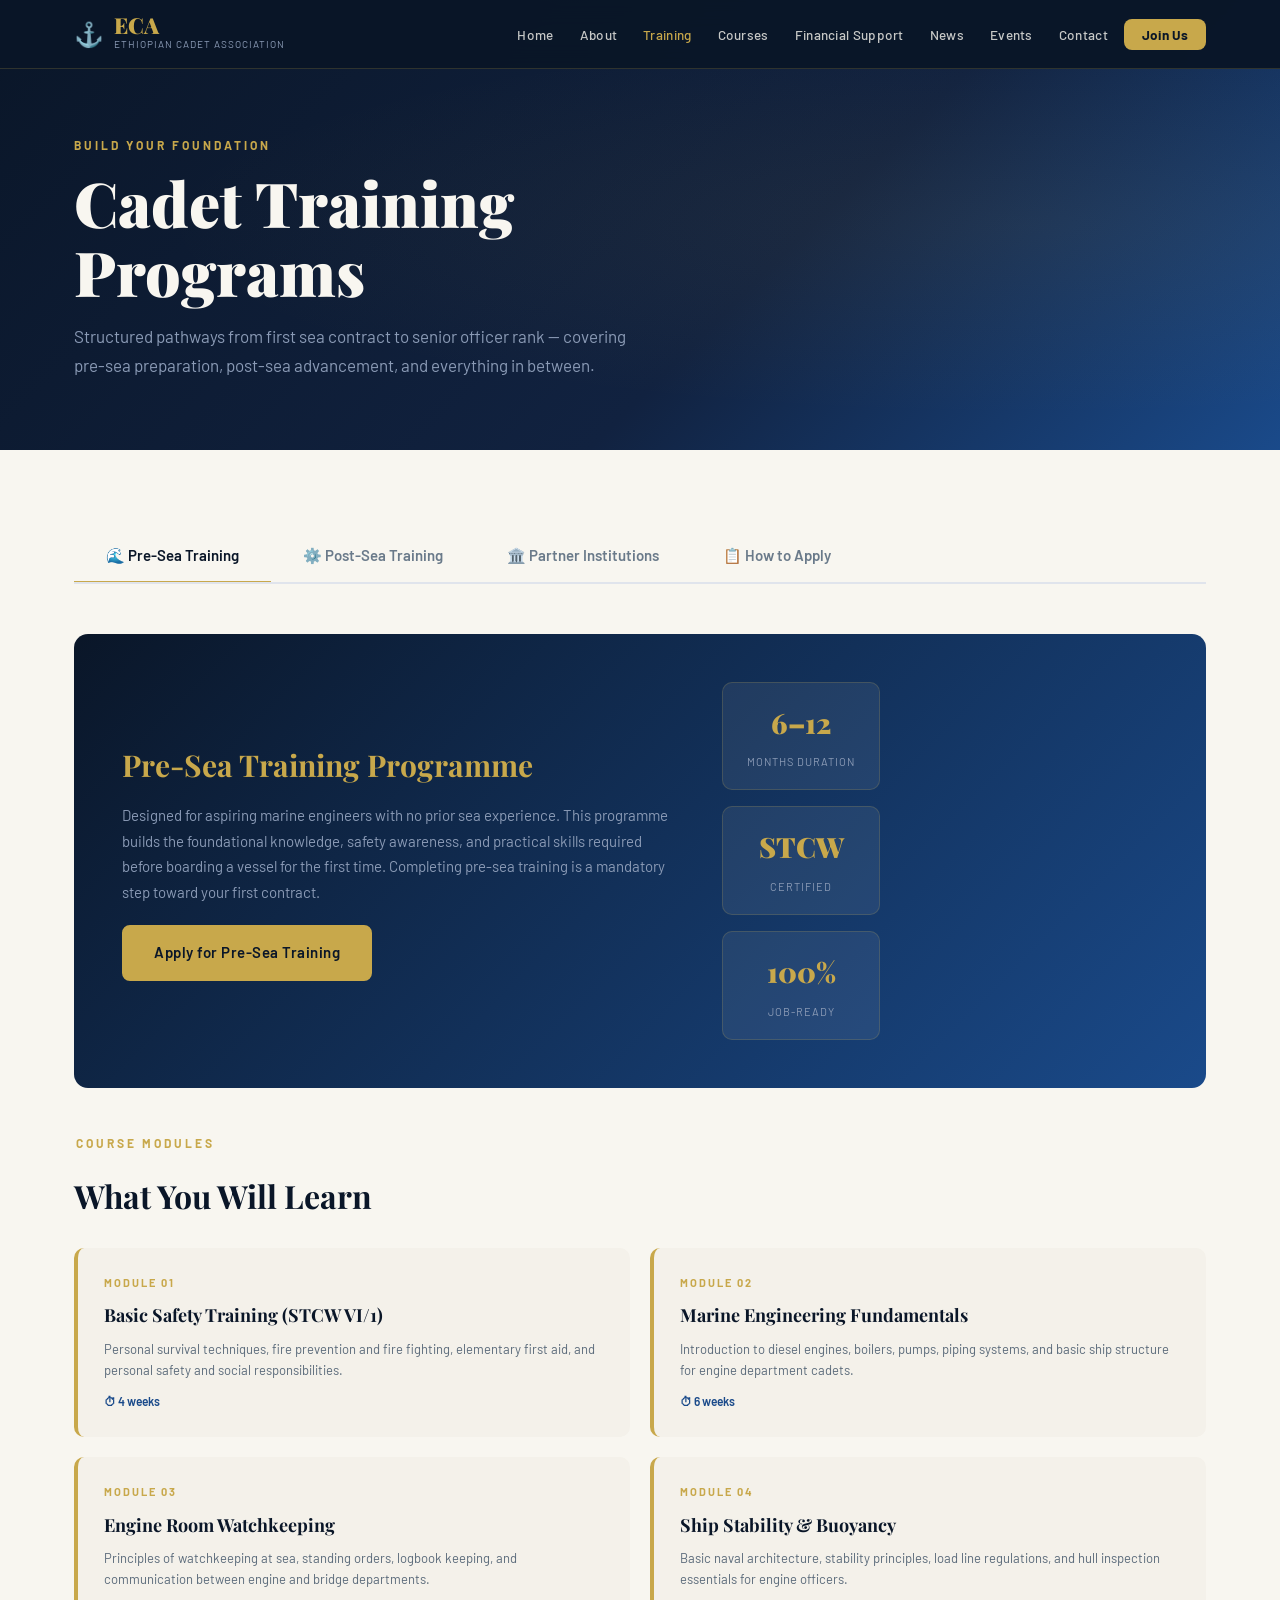
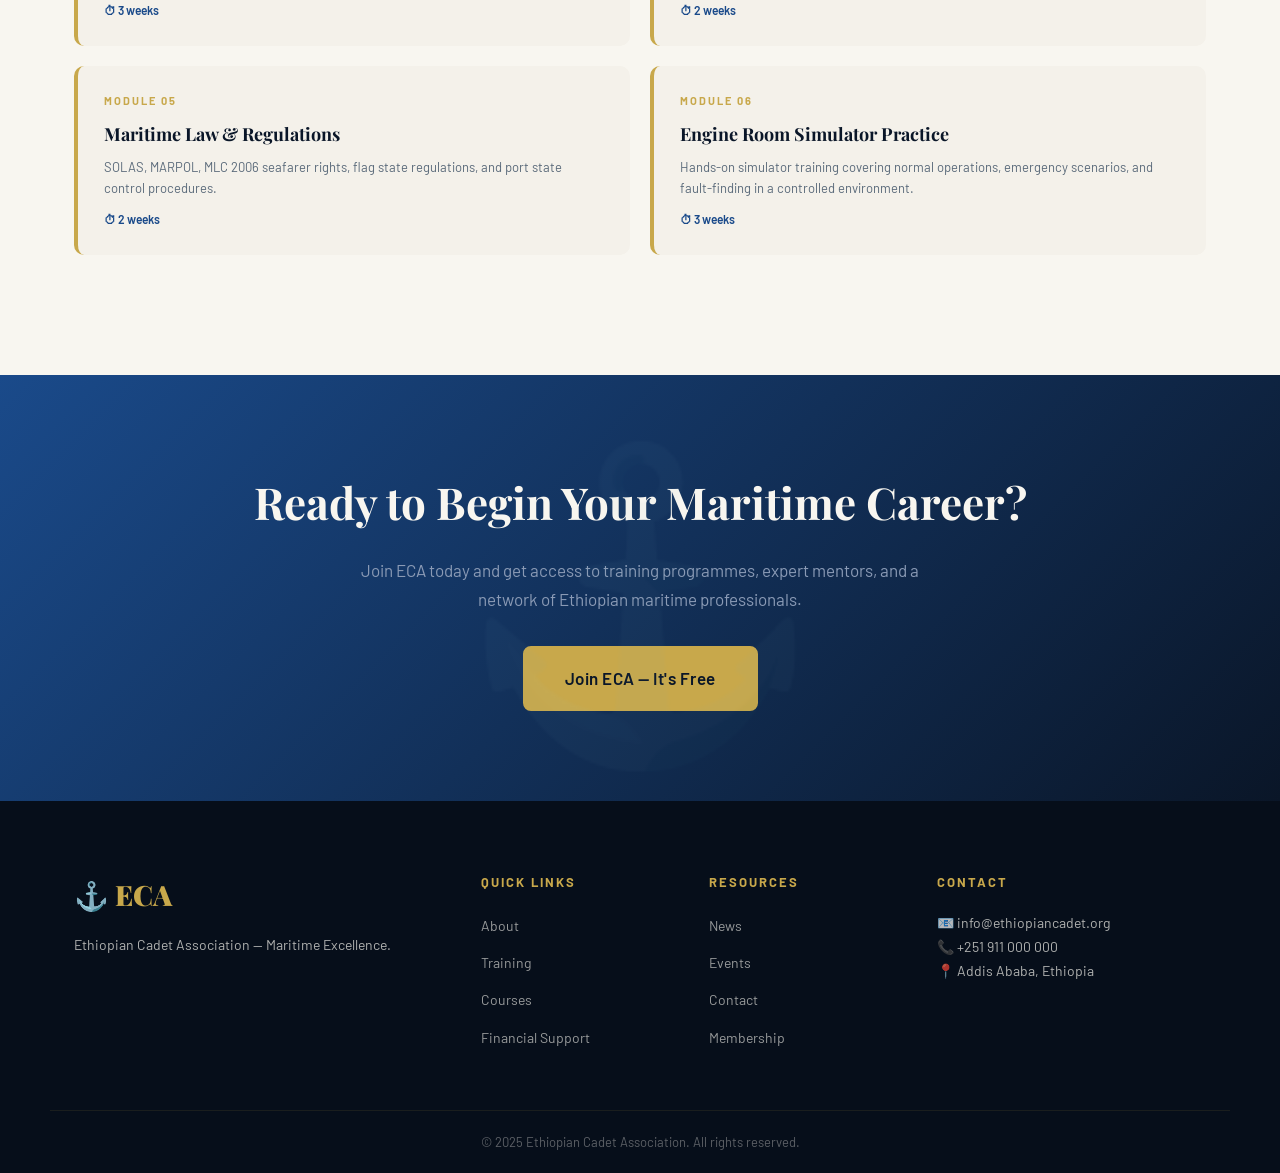
<file: training.html>
<!DOCTYPE html>
<html lang="en">
<head>
  <meta charset="UTF-8"/>
  <meta name="viewport" content="width=device-width, initial-scale=1.0"/>
  <title>Training Programs – Ethiopian Cadet Association</title>
  <style>/* ============================================
   ETHIOPIAN CADET ASSOCIATION — STYLESHEET
   ============================================ */

:root {
  --navy: #0a1628;
  --navy-mid: #112240;
  --blue: #1a4a8a;
  --gold: #c8a84b;
  --gold-light: #e8c96b;
  --white: #f8f6f0;
  --gray: #8a9ab5;
  --light-bg: #f4f1ea;
  --font-display: 'Playfair Display', Georgia, serif;
  --font-body: 'Barlow', sans-serif;
  --transition: 0.3s ease;
  --shadow: 0 8px 32px rgba(10,22,40,0.15);
  --radius: 8px;
}

*, *::before, *::after { box-sizing: border-box; margin: 0; padding: 0; }

html { scroll-behavior: smooth; }

body {
  font-family: var(--font-body);
  background: var(--white);
  color: var(--navy);
  line-height: 1.7;
  font-size: 16px;
}

a { text-decoration: none; color: inherit; }
ul { list-style: none; }
img { max-width: 100%; display: block; }

.container {
  max-width: 1180px;
  margin: 0 auto;
  padding: 0 24px;
}

/* ===== BUTTONS ===== */
.btn {
  display: inline-block;
  padding: 13px 30px;
  font-family: var(--font-body);
  font-weight: 600;
  font-size: 15px;
  letter-spacing: 0.5px;
  border-radius: var(--radius);
  transition: var(--transition);
  cursor: pointer;
  border: 2px solid transparent;
}
.btn-primary {
  background: var(--gold);
  color: var(--navy);
  border-color: var(--gold);
}
.btn-primary:hover {
  background: var(--gold-light);
  border-color: var(--gold-light);
  transform: translateY(-2px);
  box-shadow: 0 6px 20px rgba(200,168,75,0.35);
}
.btn-outline {
  background: transparent;
  color: var(--white);
  border-color: var(--white);
}
.btn-outline:hover {
  background: var(--white);
  color: var(--navy);
}
.btn-outline-dark {
  background: transparent;
  color: var(--navy);
  border-color: var(--navy);
}
.btn-outline-dark:hover {
  background: var(--navy);
  color: var(--white);
}
.btn-lg { padding: 16px 40px; font-size: 17px; }

/* ===== NAVBAR ===== */
.navbar {
  position: fixed;
  top: 0; left: 0; right: 0;
  z-index: 1000;
  background: rgba(10, 22, 40, 0.97);
  backdrop-filter: blur(12px);
  border-bottom: 1px solid rgba(200,168,75,0.2);
  transition: var(--transition);
}
.nav-container {
  max-width: 1180px;
  margin: 0 auto;
  padding: 0 24px;
  height: 68px;
  display: flex;
  align-items: center;
  justify-content: space-between;
}
.logo {
  display: flex;
  align-items: center;
  gap: 10px;
}
.logo-icon { font-size: 24px; }
.logo-main {
  display: block;
  font-family: var(--font-display);
  font-size: 22px;
  font-weight: 900;
  color: var(--gold);
  line-height: 1;
}
.logo-sub {
  display: block;
  font-size: 10px;
  color: var(--gray);
  letter-spacing: 1px;
  text-transform: uppercase;
}
.nav-links {
  display: flex;
  align-items: center;
  gap: 6px;
}
.nav-links li a {
  color: rgba(248,246,240,0.8);
  font-size: 13.5px;
  font-weight: 500;
  padding: 6px 10px;
  border-radius: 5px;
  transition: var(--transition);
  letter-spacing: 0.3px;
}
.nav-links li a:hover,
.nav-links li a.active {
  color: var(--gold);
}
.nav-cta {
  background: var(--gold) !important;
  color: var(--navy) !important;
  padding: 7px 18px !important;
  border-radius: var(--radius) !important;
  font-weight: 700 !important;
}
.nav-cta:hover {
  background: var(--gold-light) !important;
  transform: translateY(-1px);
}
.hamburger {
  display: none;
  flex-direction: column;
  gap: 5px;
  background: none;
  border: none;
  cursor: pointer;
  padding: 6px;
}
.hamburger span {
  display: block;
  width: 24px;
  height: 2px;
  background: var(--white);
  border-radius: 2px;
  transition: var(--transition);
}

/* ===== HERO ===== */
.hero {
  min-height: 100vh;
  position: relative;
  display: flex;
  flex-direction: column;
  justify-content: center;
  padding-top: 68px;
  overflow: hidden;
}
.hero-bg {
  position: absolute;
  inset: 0;
  background: 
    linear-gradient(135deg, #0a1628 0%, #112240 40%, #1a3a6a 70%, #0d2040 100%);
}
.hero-bg::after {
  content: '';
  position: absolute;
  inset: 0;
  background-image: 
    radial-gradient(ellipse at 20% 50%, rgba(200,168,75,0.08) 0%, transparent 60%),
    radial-gradient(ellipse at 80% 20%, rgba(26,74,138,0.3) 0%, transparent 50%);
}
/* Subtle wave pattern */
.hero-bg::before {
  content: '';
  position: absolute;
  bottom: 0;
  left: 0;
  right: 0;
  height: 300px;
  background: 
    url("data:image/svg+xml,%3Csvg xmlns='http://www.w3.org/2000/svg' viewBox='0 0 1440 120'%3E%3Cpath fill='rgba(248,246,240,0.03)' d='M0,60 C360,120 720,0 1080,60 C1260,90 1380,30 1440,60 L1440,120 L0,120 Z'/%3E%3C/svg%3E")
    no-repeat bottom;
  background-size: cover;
}
.hero-overlay {
  position: absolute;
  inset: 0;
  background: rgba(10,22,40,0.4);
}
.hero-content {
  position: relative;
  z-index: 2;
  max-width: 1180px;
  margin: 0 auto;
  padding: 80px 24px 40px;
}
.hero-tag {
  font-size: 14px;
  font-weight: 600;
  letter-spacing: 2px;
  text-transform: uppercase;
  color: var(--gold);
  margin-bottom: 20px;
  opacity: 0;
  animation: fadeUp 0.8s 0.2s forwards;
}
.hero-title {
  font-family: var(--font-display);
  font-size: clamp(52px, 8vw, 92px);
  font-weight: 900;
  color: var(--white);
  line-height: 1.0;
  margin-bottom: 24px;
  opacity: 0;
  animation: fadeUp 0.8s 0.4s forwards;
}
.hero-title span {
  color: var(--gold);
  display: block;
}
.hero-desc {
  font-size: 18px;
  color: rgba(248,246,240,0.75);
  max-width: 580px;
  margin-bottom: 36px;
  font-weight: 300;
  opacity: 0;
  animation: fadeUp 0.8s 0.6s forwards;
}
.hero-btns {
  display: flex;
  gap: 16px;
  flex-wrap: wrap;
  opacity: 0;
  animation: fadeUp 0.8s 0.8s forwards;
}
.hero-stats {
  position: relative;
  z-index: 2;
  max-width: 1180px;
  margin: 0 auto;
  padding: 0 24px 60px;
  display: flex;
  gap: 0;
  opacity: 0;
  animation: fadeUp 0.8s 1s forwards;
}
.stat {
  flex: 1;
  text-align: center;
  padding: 28px 20px;
  border-right: 1px solid rgba(200,168,75,0.2);
  position: relative;
}
.stat:last-child { border-right: none; }
.stat::before {
  content: '';
  position: absolute;
  top: 0;
  left: 50%;
  transform: translateX(-50%);
  width: 1px;
  height: 30px;
  background: var(--gold);
  opacity: 0.4;
}
.stat-num {
  display: block;
  font-family: var(--font-display);
  font-size: 38px;
  font-weight: 900;
  color: var(--gold);
  line-height: 1;
}
.stat-label {
  display: block;
  font-size: 12px;
  letter-spacing: 1.5px;
  text-transform: uppercase;
  color: rgba(248,246,240,0.6);
  margin-top: 6px;
}

/* ===== QUICK LINKS ===== */
.quick-links {
  background: var(--navy);
  padding: 60px 0;
}
.ql-grid {
  display: grid;
  grid-template-columns: repeat(4, 1fr);
  gap: 1px;
  background: rgba(200,168,75,0.15);
  border: 1px solid rgba(200,168,75,0.15);
  border-radius: var(--radius);
  overflow: hidden;
}
.ql-card {
  background: var(--navy-mid);
  padding: 36px 28px;
  transition: var(--transition);
  display: block;
}
.ql-card:hover {
  background: var(--blue);
  transform: translateY(-4px);
}
.ql-icon { font-size: 36px; margin-bottom: 14px; display: block; }
.ql-card h3 {
  font-family: var(--font-display);
  font-size: 18px;
  color: var(--gold);
  margin-bottom: 8px;
}
.ql-card p {
  font-size: 14px;
  color: var(--gray);
  line-height: 1.5;
}

/* ===== SECTIONS ===== */
.section { padding: 90px 0; }
.dark-section {
  background: var(--navy);
  color: var(--white);
}
.section-tag {
  display: inline-block;
  font-size: 12px;
  font-weight: 700;
  letter-spacing: 3px;
  text-transform: uppercase;
  color: var(--gold);
  margin-bottom: 16px;
  padding-left: 2px;
}
.section-tag.light { color: var(--gold-light); }
.center-title {
  text-align: center;
  font-family: var(--font-display);
  font-size: clamp(32px, 4vw, 48px);
  font-weight: 900;
  color: var(--white);
  margin-bottom: 16px;
}
.center-desc {
  text-align: center;
  color: var(--gray);
  max-width: 560px;
  margin: 0 auto 50px;
}

/* ===== ABOUT SNIPPET ===== */
.two-col {
  display: grid;
  grid-template-columns: 1fr 1fr;
  gap: 60px;
  align-items: center;
}
.col-text h2 {
  font-family: var(--font-display);
  font-size: clamp(28px, 3vw, 40px);
  font-weight: 900;
  margin-bottom: 20px;
  line-height: 1.2;
}
.col-text p { color: #4a5a70; margin-bottom: 16px; font-size: 16px; }
.visual-card {
  background: var(--navy);
  border-radius: 12px;
  padding: 32px;
  border: 1px solid rgba(200,168,75,0.2);
}
.vc-item {
  color: rgba(248,246,240,0.85);
  font-size: 15px;
  padding: 14px 0;
  border-bottom: 1px solid rgba(200,168,75,0.1);
}
.vc-item:last-child { border-bottom: none; }

/* ===== TRAINING GRID ===== */
.training-grid {
  display: grid;
  grid-template-columns: repeat(3, 1fr);
  gap: 28px;
}
.training-card {
  background: rgba(255,255,255,0.05);
  border: 1px solid rgba(200,168,75,0.15);
  border-radius: 10px;
  padding: 36px 28px;
  transition: var(--transition);
}
.training-card:hover {
  background: rgba(200,168,75,0.07);
  border-color: var(--gold);
  transform: translateY(-4px);
}
.tc-num {
  font-family: var(--font-display);
  font-size: 52px;
  font-weight: 900;
  color: rgba(200,168,75,0.2);
  line-height: 1;
  margin-bottom: 16px;
}
.training-card h3 {
  font-family: var(--font-display);
  font-size: 22px;
  color: var(--gold);
  margin-bottom: 12px;
}
.training-card p { color: var(--gray); font-size: 14px; margin-bottom: 20px; }
.training-card a { color: var(--gold-light); font-weight: 600; font-size: 14px; }

/* ===== NEWS ===== */
.news-grid {
  display: grid;
  grid-template-columns: 2fr 1fr 1fr;
  gap: 24px;
  margin-bottom: 40px;
}
.news-card {
  background: var(--light-bg);
  border-radius: 10px;
  padding: 30px;
  border: 1px solid rgba(10,22,40,0.08);
  transition: var(--transition);
}
.news-card:hover { transform: translateY(-3px); box-shadow: var(--shadow); }
.news-card.featured { background: var(--navy); color: var(--white); }
.news-meta {
  font-size: 12px;
  font-weight: 700;
  letter-spacing: 1.5px;
  text-transform: uppercase;
  color: var(--gold);
  margin-bottom: 12px;
}
.news-card h3 {
  font-family: var(--font-display);
  font-size: 20px;
  margin-bottom: 12px;
  line-height: 1.3;
}
.news-card.featured h3 { color: var(--white); }
.news-card p { font-size: 14px; color: #5a6a7a; line-height: 1.6; }
.news-card.featured p { color: var(--gray); }
.news-link { display: inline-block; margin-top: 16px; color: var(--gold); font-weight: 600; font-size: 14px; }
.center-btn { text-align: center; }

/* ===== CTA SECTION ===== */
.cta-section {
  background: linear-gradient(135deg, var(--blue) 0%, var(--navy) 100%);
  padding: 90px 0;
  text-align: center;
  position: relative;
  overflow: hidden;
}
.cta-section::before {
  content: '⚓';
  position: absolute;
  font-size: 300px;
  opacity: 0.04;
  top: 50%;
  left: 50%;
  transform: translate(-50%, -50%);
  pointer-events: none;
}
.cta-section h2 {
  font-family: var(--font-display);
  font-size: clamp(28px, 4vw, 44px);
  color: var(--white);
  margin-bottom: 16px;
}
.cta-section p {
  color: var(--gray);
  max-width: 560px;
  margin: 0 auto 32px;
  font-size: 17px;
}

/* ===== FOOTER ===== */
.footer {
  background: #060e1a;
  color: rgba(248,246,240,0.7);
  padding: 70px 0 0;
}
.footer-grid {
  display: grid;
  grid-template-columns: 2fr 1fr 1fr 1.5fr;
  gap: 48px;
  padding-bottom: 50px;
}
.footer-logo {
  font-family: var(--font-display);
  font-size: 28px;
  font-weight: 900;
  color: var(--gold);
  margin-bottom: 14px;
}
.footer-col p { font-size: 14px; line-height: 1.7; }
.footer-col h4 {
  font-size: 13px;
  font-weight: 700;
  letter-spacing: 2px;
  text-transform: uppercase;
  color: var(--gold);
  margin-bottom: 18px;
}
.footer-col ul li { margin-bottom: 10px; }
.footer-col ul li a {
  font-size: 14px;
  color: rgba(248,246,240,0.6);
  transition: var(--transition);
}
.footer-col ul li a:hover { color: var(--gold); }
.footer-bottom {
  border-top: 1px solid rgba(200,168,75,0.1);
  padding: 20px 24px;
  text-align: center;
  font-size: 13px;
  color: rgba(248,246,240,0.35);
  max-width: 1180px;
  margin: 0 auto;
}

/* ===== PAGE HERO (inner pages) ===== */
.page-hero {
  background: linear-gradient(135deg, var(--navy) 0%, var(--navy-mid) 60%, var(--blue) 100%);
  padding: 130px 0 70px;
  position: relative;
  overflow: hidden;
}
.page-hero::after {
  content: '';
  position: absolute;
  inset: 0;
  background: radial-gradient(ellipse at 80% 50%, rgba(200,168,75,0.07) 0%, transparent 60%);
}
.page-hero .container { position: relative; z-index: 1; }
.page-hero-tag {
  display: inline-block;
  font-size: 12px;
  font-weight: 700;
  letter-spacing: 3px;
  text-transform: uppercase;
  color: var(--gold);
  margin-bottom: 14px;
}
.page-hero h1 {
  font-family: var(--font-display);
  font-size: clamp(36px, 5vw, 62px);
  font-weight: 900;
  color: var(--white);
  line-height: 1.1;
  max-width: 700px;
}
.page-hero p {
  color: var(--gray);
  font-size: 17px;
  max-width: 580px;
  margin-top: 16px;
}

/* ===== GENERAL PAGE CONTENT ===== */
.page-content { padding: 80px 0; }
.content-block { margin-bottom: 60px; }
.content-block h2 {
  font-family: var(--font-display);
  font-size: 32px;
  font-weight: 900;
  margin-bottom: 18px;
  color: var(--navy);
}
.content-block p { color: #4a5a70; font-size: 16px; margin-bottom: 14px; }

/* ===== CARDS GRID ===== */
.cards-grid {
  display: grid;
  grid-template-columns: repeat(3, 1fr);
  gap: 24px;
}
.card {
  background: var(--light-bg);
  border-radius: 10px;
  padding: 32px;
  border: 1px solid rgba(10,22,40,0.08);
  transition: var(--transition);
}
.card:hover { transform: translateY(-4px); box-shadow: var(--shadow); }
.card-icon { font-size: 36px; margin-bottom: 16px; }
.card h3 {
  font-family: var(--font-display);
  font-size: 20px;
  margin-bottom: 10px;
  color: var(--navy);
}
.card p { font-size: 14px; color: #5a6a7a; }

/* ===== FORM ===== */
.form-section { padding: 80px 0; background: var(--light-bg); }
.form-wrapper {
  max-width: 680px;
  margin: 0 auto;
  background: var(--white);
  padding: 48px;
  border-radius: 14px;
  box-shadow: var(--shadow);
}
.form-title {
  font-family: var(--font-display);
  font-size: 28px;
  font-weight: 900;
  margin-bottom: 8px;
  color: var(--navy);
}
.form-subtitle { color: #6a7a8a; font-size: 15px; margin-bottom: 32px; }
.form-group { margin-bottom: 22px; }
.form-group label {
  display: block;
  font-size: 13px;
  font-weight: 700;
  letter-spacing: 0.5px;
  color: var(--navy);
  margin-bottom: 7px;
  text-transform: uppercase;
}
.form-group input,
.form-group select,
.form-group textarea {
  width: 100%;
  padding: 13px 16px;
  border: 1.5px solid #d8dde6;
  border-radius: var(--radius);
  font-family: var(--font-body);
  font-size: 15px;
  color: var(--navy);
  background: var(--white);
  transition: var(--transition);
  outline: none;
}
.form-group input:focus,
.form-group select:focus,
.form-group textarea:focus {
  border-color: var(--blue);
  box-shadow: 0 0 0 3px rgba(26,74,138,0.1);
}
.form-group textarea { resize: vertical; min-height: 120px; }
.form-row { display: grid; grid-template-columns: 1fr 1fr; gap: 16px; }
.form-submit {
  width: 100%;
  padding: 15px;
  background: var(--navy);
  color: var(--gold);
  border: none;
  border-radius: var(--radius);
  font-family: var(--font-body);
  font-size: 16px;
  font-weight: 700;
  letter-spacing: 1px;
  cursor: pointer;
  transition: var(--transition);
}
.form-submit:hover { background: var(--blue); transform: translateY(-2px); }

/* ===== TABLE ===== */
.table-wrapper { overflow-x: auto; }
table { width: 100%; border-collapse: collapse; font-size: 14px; }
th {
  background: var(--navy);
  color: var(--gold);
  padding: 14px 18px;
  text-align: left;
  font-size: 12px;
  letter-spacing: 1px;
  text-transform: uppercase;
}
td { padding: 14px 18px; border-bottom: 1px solid #e8ecf0; color: #3a4a5a; }
tr:hover td { background: var(--light-bg); }

/* ===== ANIMATIONS ===== */
@keyframes fadeUp {
  from { opacity: 0; transform: translateY(30px); }
  to   { opacity: 1; transform: translateY(0); }
}
.fade-in {
  opacity: 0;
  transform: translateY(24px);
  transition: opacity 0.7s ease, transform 0.7s ease;
}
.fade-in.visible { opacity: 1; transform: translateY(0); }

/* ===== RESPONSIVE ===== */
@media (max-width: 1024px) {
  .ql-grid { grid-template-columns: repeat(2, 1fr); }
  .training-grid { grid-template-columns: repeat(2, 1fr); }
  .news-grid { grid-template-columns: 1fr 1fr; }
  .news-card.featured { grid-column: 1 / -1; }
  .footer-grid { grid-template-columns: 1fr 1fr; gap: 36px; }
}
@media (max-width: 768px) {
  .hamburger { display: flex; }
  .nav-links {
    display: none;
    position: absolute;
    top: 68px;
    left: 0;
    right: 0;
    background: var(--navy);
    flex-direction: column;
    padding: 20px;
    gap: 4px;
    border-bottom: 1px solid rgba(200,168,75,0.2);
  }
  .nav-links.open { display: flex; }
  .nav-links li a { display: block; padding: 12px 16px; font-size: 15px; }
  .hero-stats { flex-direction: column; gap: 0; }
  .stat { border-right: none; border-bottom: 1px solid rgba(200,168,75,0.2); }
  .two-col { grid-template-columns: 1fr; gap: 36px; }
  .training-grid { grid-template-columns: 1fr; }
  .news-grid { grid-template-columns: 1fr; }
  .cards-grid { grid-template-columns: 1fr; }
  .footer-grid { grid-template-columns: 1fr; gap: 32px; }
  .form-row { grid-template-columns: 1fr; }
  .form-wrapper { padding: 28px 20px; }
}
@media (max-width: 480px) {
  .ql-grid { grid-template-columns: 1fr; }
  .hero-btns { flex-direction: column; }
  .btn { text-align: center; }
}
</style>
  <link href="https://fonts.googleapis.com/css2?family=Playfair+Display:wght@700;900&family=Barlow:wght@300;400;500;600&display=swap" rel="stylesheet">
  <style>
    .training-tabs{display:flex;gap:0;border-bottom:2px solid #e0e4ec;margin-bottom:50px;overflow-x:auto}
    .training-tab{padding:16px 32px;font-family:var(--font-body);font-size:15px;font-weight:600;background:none;border:none;cursor:pointer;color:#6a7a8a;border-bottom:3px solid transparent;margin-bottom:-2px;transition:var(--transition);white-space:nowrap}
    .training-tab.active,.training-tab:hover{color:var(--navy);border-bottom-color:var(--gold)}
    .t-panel{display:none}.t-panel.active{display:block}
    .program-hero{background:linear-gradient(135deg,var(--navy),var(--blue));border-radius:14px;padding:48px;color:white;margin-bottom:40px;display:flex;gap:40px;align-items:center}
    .program-hero-text h3{font-family:var(--font-display);font-size:30px;color:var(--gold);margin-bottom:12px}
    .program-hero-text p{color:var(--gray);font-size:15px;line-height:1.7;max-width:560px}
    .program-hero-stats{display:flex;flex-direction:column;gap:16px;flex-shrink:0}
    .ph-stat{background:rgba(255,255,255,0.07);border:1px solid rgba(200,168,75,0.2);border-radius:10px;padding:16px 24px;text-align:center;min-width:130px}
    .ph-stat-num{font-family:var(--font-display);font-size:28px;font-weight:900;color:var(--gold);display:block}
    .ph-stat-label{font-size:11px;color:var(--gray);letter-spacing:1px;text-transform:uppercase}
    .modules-grid{display:grid;grid-template-columns:repeat(2,1fr);gap:20px;margin-bottom:40px}
    .module-card{background:var(--light-bg);border-radius:10px;padding:26px;border-left:4px solid var(--gold);transition:var(--transition)}
    .module-card:hover{background:white;box-shadow:var(--shadow);transform:translateX(4px)}
    .module-num{font-size:11px;font-weight:700;letter-spacing:2px;color:var(--gold);text-transform:uppercase;margin-bottom:8px}
    .module-card h4{font-family:var(--font-display);font-size:18px;margin-bottom:8px;color:var(--navy)}
    .module-card p{font-size:13px;color:#5a6a7a;line-height:1.6}
    .module-card .duration{font-size:12px;font-weight:600;color:var(--blue);margin-top:10px}
    .institutions-grid{display:grid;grid-template-columns:repeat(3,1fr);gap:20px;margin-top:40px}
    .inst-card{background:white;border-radius:10px;padding:24px;text-align:center;box-shadow:0 3px 16px rgba(10,22,40,0.07);border:1px solid rgba(10,22,40,0.06);transition:var(--transition)}
    .inst-card:hover{transform:translateY(-4px);box-shadow:var(--shadow)}
    .inst-icon{font-size:36px;margin-bottom:12px}
    .inst-card h4{font-family:var(--font-display);font-size:16px;margin-bottom:6px;color:var(--navy)}
    .inst-card p{font-size:12px;color:var(--gray)}
    .inst-country{display:inline-block;margin-top:8px;padding:3px 10px;background:var(--light-bg);border-radius:12px;font-size:11px;font-weight:700;color:var(--navy)}
    .apply-steps{display:flex;flex-direction:column;gap:0;margin-top:40px}
    .apply-step{display:flex;gap:24px;align-items:flex-start;padding:28px 0;border-bottom:1px solid #e8ecf0;position:relative}
    .apply-step:last-child{border-bottom:none}
    .step-num{width:48px;height:48px;border-radius:50%;background:var(--navy);color:var(--gold);display:flex;align-items:center;justify-content:center;font-family:var(--font-display);font-size:20px;font-weight:900;flex-shrink:0}
    .step-body h4{font-family:var(--font-display);font-size:18px;margin-bottom:6px;color:var(--navy)}
    .step-body p{font-size:14px;color:#5a6a7a}
    @media(max-width:900px){.program-hero{flex-direction:column}.program-hero-stats{flex-direction:row;flex-wrap:wrap}.modules-grid{grid-template-columns:1fr}.institutions-grid{grid-template-columns:1fr 1fr}}
    @media(max-width:600px){.institutions-grid{grid-template-columns:1fr}}
  </style>
</head>
<body>
<nav class="navbar" id="navbar">
  <div class="nav-container">
    <a href="index.html" class="logo"><span class="logo-icon">⚓</span><div class="logo-text"><span class="logo-main">ECA</span><span class="logo-sub">Ethiopian Cadet Association</span></div></a>
    <button class="hamburger" id="hamburger"><span></span><span></span><span></span></button>
    <ul class="nav-links" id="navLinks">
      <li><a href="index.html">Home</a></li><li><a href="about.html">About</a></li>
      <li><a href="training.html" class="active">Training</a></li><li><a href="courses.html">Courses</a></li>
      <li><a href="financial.html">Financial Support</a></li><li><a href="news.html">News</a></li>
      <li><a href="events.html">Events</a></li><li><a href="contact.html">Contact</a></li>
      <li><a href="register.html" class="nav-cta">Join Us</a></li>
    </ul>
  </div>
</nav>

<section class="page-hero">
  <div class="container">
    <span class="page-hero-tag">Build Your Foundation</span>
    <h1>Cadet Training Programs</h1>
    <p>Structured pathways from first sea contract to senior officer rank — covering pre-sea preparation, post-sea advancement, and everything in between.</p>
  </div>
</section>

<section class="page-content">
  <div class="container">

    <div class="training-tabs">
      <button class="training-tab active" onclick="showTab('presea',this)">🌊 Pre-Sea Training</button>
      <button class="training-tab" onclick="showTab('postsea',this)">⚙️ Post-Sea Training</button>
      <button class="training-tab" onclick="showTab('institutions',this)">🏛️ Partner Institutions</button>
      <button class="training-tab" onclick="showTab('apply',this)">📋 How to Apply</button>
    </div>

    <!-- PRE-SEA -->
    <div class="t-panel active" id="presea">
      <div class="program-hero fade-in">
        <div class="program-hero-text">
          <h3>Pre-Sea Training Programme</h3>
          <p>Designed for aspiring marine engineers with no prior sea experience. This programme builds the foundational knowledge, safety awareness, and practical skills required before boarding a vessel for the first time. Completing pre-sea training is a mandatory step toward your first contract.</p>
          <a href="register.html" class="btn btn-primary" style="margin-top:20px;">Apply for Pre-Sea Training</a>
        </div>
        <div class="program-hero-stats">
          <div class="ph-stat"><span class="ph-stat-num">6–12</span><span class="ph-stat-label">Months Duration</span></div>
          <div class="ph-stat"><span class="ph-stat-num">STCW</span><span class="ph-stat-label">Certified</span></div>
          <div class="ph-stat"><span class="ph-stat-num">100%</span><span class="ph-stat-label">Job-Ready</span></div>
        </div>
      </div>
      <span class="section-tag">Course Modules</span>
      <h2 style="font-family:var(--font-display);font-size:32px;margin-bottom:24px;">What You Will Learn</h2>
      <div class="modules-grid fade-in">
        <div class="module-card"><div class="module-num">Module 01</div><h4>Basic Safety Training (STCW VI/1)</h4><p>Personal survival techniques, fire prevention and fire fighting, elementary first aid, and personal safety and social responsibilities.</p><div class="duration">⏱ 4 weeks</div></div>
        <div class="module-card"><div class="module-num">Module 02</div><h4>Marine Engineering Fundamentals</h4><p>Introduction to diesel engines, boilers, pumps, piping systems, and basic ship structure for engine department cadets.</p><div class="duration">⏱ 6 weeks</div></div>
        <div class="module-card"><div class="module-num">Module 03</div><h4>Engine Room Watchkeeping</h4><p>Principles of watchkeeping at sea, standing orders, logbook keeping, and communication between engine and bridge departments.</p><div class="duration">⏱ 3 weeks</div></div>
        <div class="module-card"><div class="module-num">Module 04</div><h4>Ship Stability & Buoyancy</h4><p>Basic naval architecture, stability principles, load line regulations, and hull inspection essentials for engine officers.</p><div class="duration">⏱ 2 weeks</div></div>
        <div class="module-card"><div class="module-num">Module 05</div><h4>Maritime Law & Regulations</h4><p>SOLAS, MARPOL, MLC 2006 seafarer rights, flag state regulations, and port state control procedures.</p><div class="duration">⏱ 2 weeks</div></div>
        <div class="module-card"><div class="module-num">Module 06</div><h4>Engine Room Simulator Practice</h4><p>Hands-on simulator training covering normal operations, emergency scenarios, and fault-finding in a controlled environment.</p><div class="duration">⏱ 3 weeks</div></div>
      </div>
    </div>

    <!-- POST-SEA -->
    <div class="t-panel" id="postsea">
      <div class="program-hero fade-in">
        <div class="program-hero-text">
          <h3>Post-Sea Training & Upgrading</h3>
          <p>For engineers already serving at sea who want to upgrade their COC, attain new endorsements, or prepare for management-level responsibilities. Post-sea training is typically completed during your shore leave period and feeds directly into higher rank certification.</p>
          <a href="register.html" class="btn btn-primary" style="margin-top:20px;">Enroll in Post-Sea Training</a>
        </div>
        <div class="program-hero-stats">
          <div class="ph-stat"><span class="ph-stat-num">4–16</span><span class="ph-stat-label">Weeks Duration</span></div>
          <div class="ph-stat"><span class="ph-stat-num">COC</span><span class="ph-stat-label">Upgrade Focus</span></div>
          <div class="ph-stat"><span class="ph-stat-num">IMO</span><span class="ph-stat-label">Recognised</span></div>
        </div>
      </div>
      <span class="section-tag">Upgrade Pathways</span>
      <h2 style="font-family:var(--font-display);font-size:32px;margin-bottom:24px;">Post-Sea Programmes</h2>
      <div class="modules-grid fade-in">
        <div class="module-card"><div class="module-num">Upgrade 01</div><h4>Officer of the Watch → 3rd Engineer</h4><p>Transition from watchkeeping duties to independent operation. Covers advanced machinery systems, fault diagnosis, and management basics.</p><div class="duration">⏱ 8 weeks</div></div>
        <div class="module-card"><div class="module-num">Upgrade 02</div><h4>3rd Engineer → 2nd Engineer</h4><p>Advanced maintenance planning, crew supervision, technical reporting, and preparation for STCW III/1 advanced endorsement exam.</p><div class="duration">⏱ 10 weeks</div></div>
        <div class="module-card"><div class="module-num">Upgrade 03</div><h4>2nd Engineer → Chief Engineer</h4><p>Management Level Certificate (STCW III/2) preparation. Leadership, ERM, technical management, and Chief Engineer exam coaching.</p><div class="duration">⏱ 16 weeks</div></div>
        <div class="module-card"><div class="module-num">Upgrade 04</div><h4>Engine Room Resource Management (ERM)</h4><p>Mandatory for management level officers. Team leadership, decision-making, workload management, and effective communication at sea.</p><div class="duration">⏱ 5 days</div></div>
        <div class="module-card"><div class="module-num">Upgrade 05</div><h4>Tanker & Gas Carrier Specialist</h4><p>Endorsements for working on oil tankers, chemical tankers, and gas carriers per STCW VI/1, V/1-1, and V/1-2 requirements.</p><div class="duration">⏱ 2–4 weeks</div></div>
        <div class="module-card"><div class="module-num">Upgrade 06</div><h4>GMDSS & Electronic Navigation</h4><p>General Operator Certificate for Global Maritime Distress and Safety System, AIS operations, and bridge communication protocols.</p><div class="duration">⏱ 3 weeks</div></div>
      </div>
    </div>

    <!-- INSTITUTIONS -->
    <div class="t-panel" id="institutions">
      <span class="section-tag">Accredited Partners</span>
      <h2 style="font-family:var(--font-display);font-size:32px;margin-bottom:10px;">Our Partner Institutions</h2>
      <p style="color:#5a6a7a;margin-bottom:36px;">ECA works with accredited maritime training institutions in Ethiopia and internationally to connect cadets with quality education.</p>
      <div class="institutions-grid fade-in">
        <div class="inst-card"><div class="inst-icon">🏫</div><h4>Addis Ababa Maritime Training Institute</h4><p>Ethiopia's primary maritime training centre offering STCW and pre-sea programmes.</p><span class="inst-country">🇪🇹 Ethiopia</span></div>
        <div class="inst-card"><div class="inst-icon">🚢</div><h4>Djibouti Maritime Training Academy</h4><p>Regional partner offering advanced simulator and tanker endorsement training.</p><span class="inst-country">🇩🇯 Djibouti</span></div>
        <div class="inst-card"><div class="inst-icon">🌏</div><h4>Philippines Maritime University (PMU)</h4><p>World-class STCW training programmes with full accreditation from IMO white list.</p><span class="inst-country">🇵🇭 Philippines</span></div>
        <div class="inst-card"><div class="inst-icon">⚙️</div><h4>Korea Maritime & Ocean University</h4><p>Exchange programme partner providing advanced engine room and automation training.</p><span class="inst-country">🇰🇷 South Korea</span></div>
        <div class="inst-card"><div class="inst-icon">🎓</div><h4>World Maritime University (WMU)</h4><p>IMO-established university in Sweden offering postgraduate maritime programmes.</p><span class="inst-country">🇸🇪 Sweden</span></div>
        <div class="inst-card"><div class="inst-icon">🌍</div><h4>Egyptian Maritime Academy</h4><p>Regional partner for Arabic-speaking cadets and Red Sea focused training.</p><span class="inst-country">🇪🇬 Egypt</span></div>
      </div>
    </div>

    <!-- HOW TO APPLY -->
    <div class="t-panel" id="apply">
      <span class="section-tag">Step by Step</span>
      <h2 style="font-family:var(--font-display);font-size:32px;margin-bottom:10px;">How to Apply for Training</h2>
      <p style="color:#5a6a7a;margin-bottom:36px;">Follow these steps to enroll in a training programme through ECA.</p>
      <div class="apply-steps fade-in">
        <div class="apply-step"><div class="step-num">1</div><div class="step-body"><h4>Create an ECA Membership Account</h4><p>Register on the ECA website as a cadet member. Membership is free and gives you access to all training applications, scholarships, and the job board.</p></div></div>
        <div class="apply-step"><div class="step-num">2</div><div class="step-body"><h4>Complete Your Profile</h4><p>Fill in your educational background, sea service record (if any), and upload your identification documents and academic certificates.</p></div></div>
        <div class="apply-step"><div class="step-num">3</div><div class="step-body"><h4>Choose Your Programme</h4><p>Browse the Pre-Sea or Post-Sea training options, select the programme that matches your current level, and check intake dates and availability.</p></div></div>
        <div class="apply-step"><div class="step-num">4</div><div class="step-body"><h4>Submit Application & Documents</h4><p>Submit your programme application with all required supporting documents. ECA will review and confirm eligibility within 5–7 working days.</p></div></div>
        <div class="apply-step"><div class="step-num">5</div><div class="step-body"><h4>Receive Placement Confirmation</h4><p>Once approved, you will receive a placement letter from ECA and the partner institution, including start dates and reporting instructions.</p></div></div>
        <div class="apply-step"><div class="step-num">6</div><div class="step-body"><h4>Start Training & Track Progress</h4><p>Log your progress in the ECA Career Tracker on the Financial Support page. ECA mentors are available throughout your training for guidance.</p></div></div>
      </div>
      <div style="text-align:center;margin-top:40px"><a href="register.html" class="btn btn-primary btn-lg">Start Your Application</a></div>
    </div>

  </div>
</section>

<section class="cta-section">
  <div class="container">
    <h2>Ready to Begin Your Maritime Career?</h2>
    <p>Join ECA today and get access to training programmes, expert mentors, and a network of Ethiopian maritime professionals.</p>
    <a href="register.html" class="btn btn-primary btn-lg">Join ECA — It's Free</a>
  </div>
</section>

<footer class="footer">
  <div class="container footer-grid">
    <div class="footer-col"><div class="footer-logo">⚓ ECA</div><p>Ethiopian Cadet Association — Maritime Excellence.</p></div>
    <div class="footer-col"><h4>Quick Links</h4><ul><li><a href="about.html">About</a></li><li><a href="training.html">Training</a></li><li><a href="courses.html">Courses</a></li><li><a href="financial.html">Financial Support</a></li></ul></div>
    <div class="footer-col"><h4>Resources</h4><ul><li><a href="news.html">News</a></li><li><a href="events.html">Events</a></li><li><a href="contact.html">Contact</a></li><li><a href="register.html">Membership</a></li></ul></div>
    <div class="footer-col"><h4>Contact</h4><p>📧 info@ethiopiancadet.org</p><p>📞 +251 911 000 000</p><p>📍 Addis Ababa, Ethiopia</p></div>
  </div>
  <div class="footer-bottom"><p>© 2025 Ethiopian Cadet Association. All rights reserved.</p></div>
</footer>
<script>// ===== NAVBAR SCROLL EFFECT =====
const navbar = document.getElementById('navbar');
window.addEventListener('scroll', () => {
  if (window.scrollY > 50) {
    navbar.style.boxShadow = '0 4px 30px rgba(0,0,0,0.3)';
  } else {
    navbar.style.boxShadow = 'none';
  }
});

// ===== HAMBURGER MENU =====
const hamburger = document.getElementById('hamburger');
const navLinks = document.getElementById('navLinks');
if (hamburger && navLinks) {
  hamburger.addEventListener('click', () => {
    navLinks.classList.toggle('open');
    hamburger.classList.toggle('active');
  });
  // Close menu when a link is clicked
  navLinks.querySelectorAll('a').forEach(link => {
    link.addEventListener('click', () => {
      navLinks.classList.remove('open');
    });
  });
}

// ===== SCROLL FADE-IN ANIMATION =====
const fadeEls = document.querySelectorAll('.fade-in');
const observer = new IntersectionObserver((entries) => {
  entries.forEach(entry => {
    if (entry.isIntersecting) {
      entry.target.classList.add('visible');
      observer.unobserve(entry.target);
    }
  });
}, { threshold: 0.1 });
fadeEls.forEach(el => observer.observe(el));

// ===== FORM SUBMISSION (Contact & Register) =====
const forms = document.querySelectorAll('form[data-form]');
forms.forEach(form => {
  form.addEventListener('submit', function(e) {
    e.preventDefault();
    const btn = form.querySelector('.form-submit');
    const originalText = btn.textContent;
    btn.textContent = '✓ Submitted Successfully!';
    btn.style.background = '#2a7a4a';
    btn.disabled = true;
    setTimeout(() => {
      btn.textContent = originalText;
      btn.style.background = '';
      btn.disabled = false;
      form.reset();
    }, 4000);
  });
});

// ===== ACTIVE NAV LINK =====
const currentPath = window.location.pathname.split('/').pop();
document.querySelectorAll('.nav-links a').forEach(link => {
  const linkPath = link.getAttribute('href').split('/').pop();
  if (currentPath === linkPath) {
    link.classList.add('active');
  } else if (currentPath === '' && linkPath === 'index.html') {
    link.classList.add('active');
  }
});
</script>
<script>
function showTab(id,btn){
  document.querySelectorAll('.training-tab').forEach(b=>b.classList.remove('active'));
  document.querySelectorAll('.t-panel').forEach(p=>p.classList.remove('active'));
  btn.classList.add('active');
  document.getElementById(id).classList.add('active');
}
</script>
</body>
</html>
</file>
